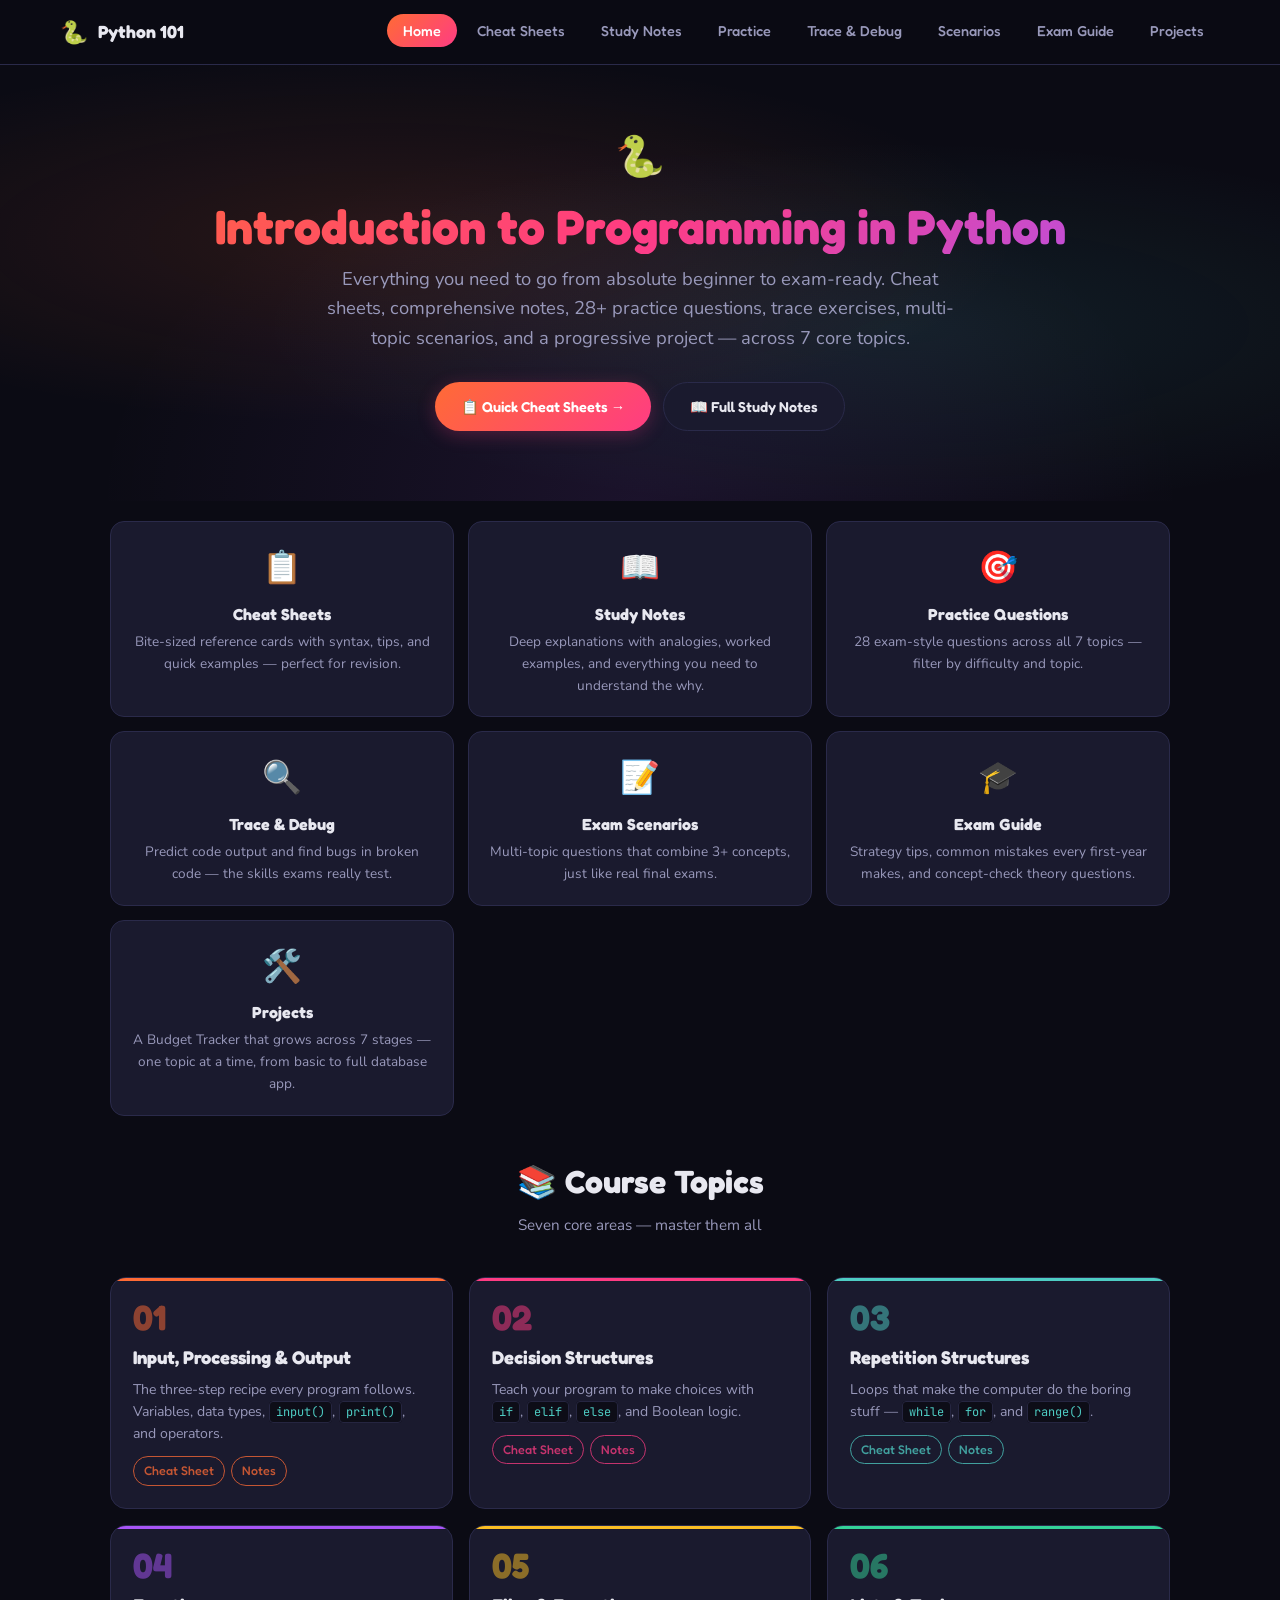
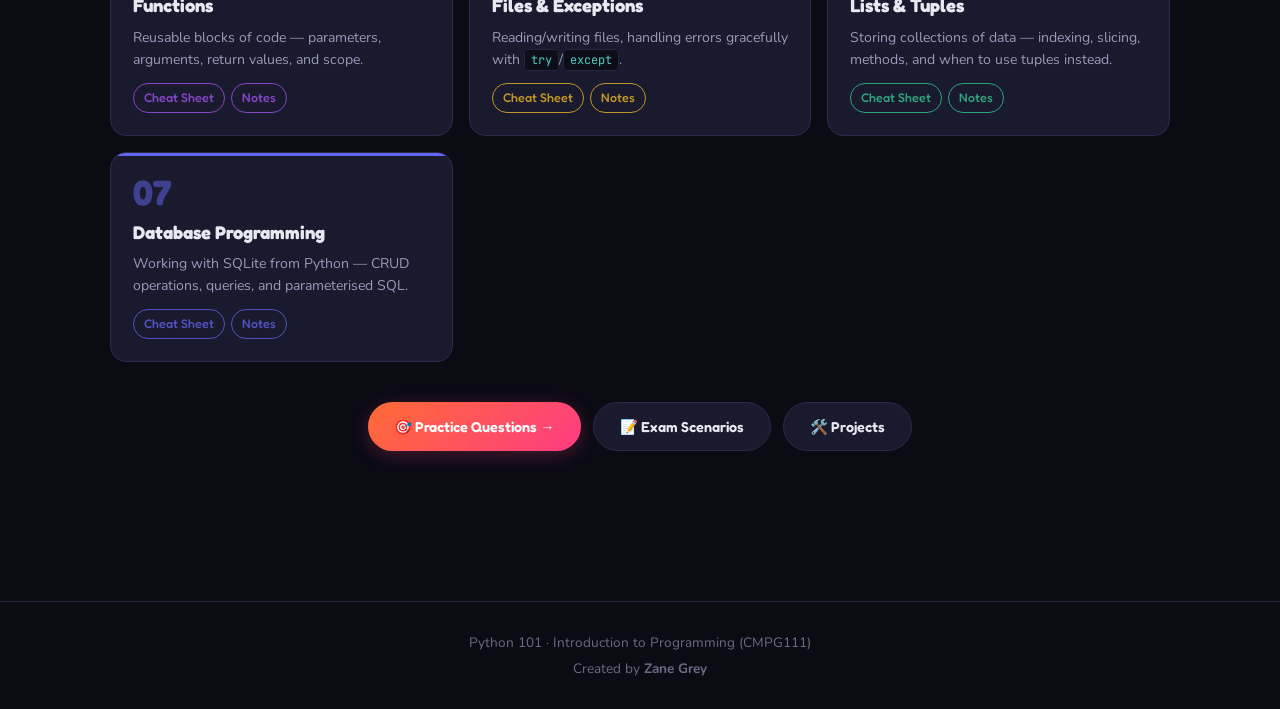
<file: index.html>
<!DOCTYPE html>
<html lang="en">
<head>
<meta charset="UTF-8">
<meta name="viewport" content="width=device-width, initial-scale=1.0">
<title>Python Course — Introduction to Programming</title>
<link href="https://fonts.googleapis.com/css2?family=Fredoka:wght@400;500;600;700&family=JetBrains+Mono:wght@400;500;600&family=Nunito:wght@400;600;700;800&display=swap" rel="stylesheet">
<link rel="stylesheet" href="styles.css">
</head>
<body>

<!-- ═══════════════════ NAV ═══════════════════ -->
<nav class="topnav">
  <div class="topnav-inner">
    <a href="index.html" class="brand">
      <span class="brand-icon">🐍</span>
      <span>Python 101</span>
    </a>
    <button class="menu-toggle" id="menu-toggle" aria-label="Toggle menu">☰</button>
    <ul class="nav-links" id="nav-links">
      <li><a href="index.html" class="active">Home</a></li>
      <li><a href="cheatsheets.html">Cheat Sheets</a></li>
      <li><a href="notes.html">Study Notes</a></li>
      <li><a href="practice.html">Practice</a></li>
      <li><a href="trace.html">Trace &amp; Debug</a></li>
      <li><a href="scenarios.html">Scenarios</a></li>
      <li><a href="guide.html">Exam Guide</a></li>
      <li><a href="projects.html">Projects</a></li>
    </ul>
  </div>
</nav>

<!-- ═══════════════════ HERO ═══════════════════ -->
<section class="hero">
  <div class="hero-icon">🐍</div>
  <h1>Introduction to Programming in Python</h1>
  <p class="subtitle">Everything you need to go from absolute beginner to exam-ready. Cheat sheets, comprehensive notes, 28+ practice questions, trace exercises, multi-topic scenarios, and a progressive project — across 7 core topics.</p>
  <div class="cta-row">
    <a href="cheatsheets.html" class="btn btn-primary">📋 Quick Cheat Sheets →</a>
    <a href="notes.html" class="btn btn-secondary">📖 Full Study Notes</a>
  </div>
</section>

<!-- ═══════════════════ FEATURES ═══════════════════ -->
<main class="container">

  <div class="feature-grid">
    <div class="feature">
      <div class="feature-icon">📋</div>
      <h4>Cheat Sheets</h4>
      <p>Bite-sized reference cards with syntax, tips, and quick examples — perfect for revision.</p>
    </div>
    <div class="feature">
      <div class="feature-icon">📖</div>
      <h4>Study Notes</h4>
      <p>Deep explanations with analogies, worked examples, and everything you need to understand the why.</p>
    </div>
    <div class="feature">
      <div class="feature-icon">🎯</div>
      <h4>Practice Questions</h4>
      <p>28 exam-style questions across all 7 topics — filter by difficulty and topic.</p>
    </div>
    <div class="feature">
      <div class="feature-icon">🔍</div>
      <h4>Trace &amp; Debug</h4>
      <p>Predict code output and find bugs in broken code — the skills exams really test.</p>
    </div>
    <div class="feature">
      <div class="feature-icon">📝</div>
      <h4>Exam Scenarios</h4>
      <p>Multi-topic questions that combine 3+ concepts, just like real final exams.</p>
    </div>
    <div class="feature">
      <div class="feature-icon">🎓</div>
      <h4>Exam Guide</h4>
      <p>Strategy tips, common mistakes every first-year makes, and concept-check theory questions.</p>
    </div>
    <div class="feature">
      <div class="feature-icon">🛠️</div>
      <h4>Projects</h4>
      <p>A Budget Tracker that grows across 7 stages — one topic at a time, from basic to full database app.</p>
    </div>
  </div>

  <!-- ═══════════════════ TOPIC CARDS ═══════════════════ -->
  <div class="page-header">
    <h2>📚 Course Topics</h2>
    <p class="tagline">Seven core areas — master them all</p>
  </div>

  <div class="topic-cards">

    <div class="topic-card" style="--topic-color: var(--c-io);">
      <div class="num">01</div>
      <h3>Input, Processing &amp; Output</h3>
      <p>The three-step recipe every program follows. Variables, data types, <code>input()</code>, <code>print()</code>, and operators.</p>
      <div class="links">
        <a href="cheatsheets.html#topic-1">Cheat Sheet</a>
        <a href="notes.html#topic-1">Notes</a>
      </div>
    </div>

    <div class="topic-card" style="--topic-color: var(--c-decision);">
      <div class="num">02</div>
      <h3>Decision Structures</h3>
      <p>Teach your program to make choices with <code>if</code>, <code>elif</code>, <code>else</code>, and Boolean logic.</p>
      <div class="links">
        <a href="cheatsheets.html#topic-2">Cheat Sheet</a>
        <a href="notes.html#topic-2">Notes</a>
      </div>
    </div>

    <div class="topic-card" style="--topic-color: var(--c-loop);">
      <div class="num">03</div>
      <h3>Repetition Structures</h3>
      <p>Loops that make the computer do the boring stuff — <code>while</code>, <code>for</code>, and <code>range()</code>.</p>
      <div class="links">
        <a href="cheatsheets.html#topic-3">Cheat Sheet</a>
        <a href="notes.html#topic-3">Notes</a>
      </div>
    </div>

    <div class="topic-card" style="--topic-color: var(--c-function);">
      <div class="num">04</div>
      <h3>Functions</h3>
      <p>Reusable blocks of code — parameters, arguments, return values, and scope.</p>
      <div class="links">
        <a href="cheatsheets.html#topic-4">Cheat Sheet</a>
        <a href="notes.html#topic-4">Notes</a>
      </div>
    </div>

    <div class="topic-card" style="--topic-color: var(--c-file);">
      <div class="num">05</div>
      <h3>Files &amp; Exceptions</h3>
      <p>Reading/writing files, handling errors gracefully with <code>try</code>/<code>except</code>.</p>
      <div class="links">
        <a href="cheatsheets.html#topic-5">Cheat Sheet</a>
        <a href="notes.html#topic-5">Notes</a>
      </div>
    </div>

    <div class="topic-card" style="--topic-color: var(--c-list);">
      <div class="num">06</div>
      <h3>Lists &amp; Tuples</h3>
      <p>Storing collections of data — indexing, slicing, methods, and when to use tuples instead.</p>
      <div class="links">
        <a href="cheatsheets.html#topic-6">Cheat Sheet</a>
        <a href="notes.html#topic-6">Notes</a>
      </div>
    </div>

    <div class="topic-card" style="--topic-color: var(--c-db);">
      <div class="num">07</div>
      <h3>Database Programming</h3>
      <p>Working with SQLite from Python — CRUD operations, queries, and parameterised SQL.</p>
      <div class="links">
        <a href="cheatsheets.html#topic-7">Cheat Sheet</a>
        <a href="notes.html#topic-7">Notes</a>
      </div>
    </div>

  </div>

  <div class="cta-row">
    <a href="practice.html" class="btn btn-primary">🎯 Practice Questions →</a>
    <a href="scenarios.html" class="btn btn-secondary">📝 Exam Scenarios</a>
    <a href="projects.html" class="btn btn-secondary">🛠️ Projects</a>
  </div>

</main>

<footer>
  <p>Python 101 · Introduction to Programming (CMPG111)</p>
  <p style="margin-top:4px;">Created by <strong>Zane Grey</strong></p>
</footer>

<script src="script.js"></script>
</body>
</html>
</file>
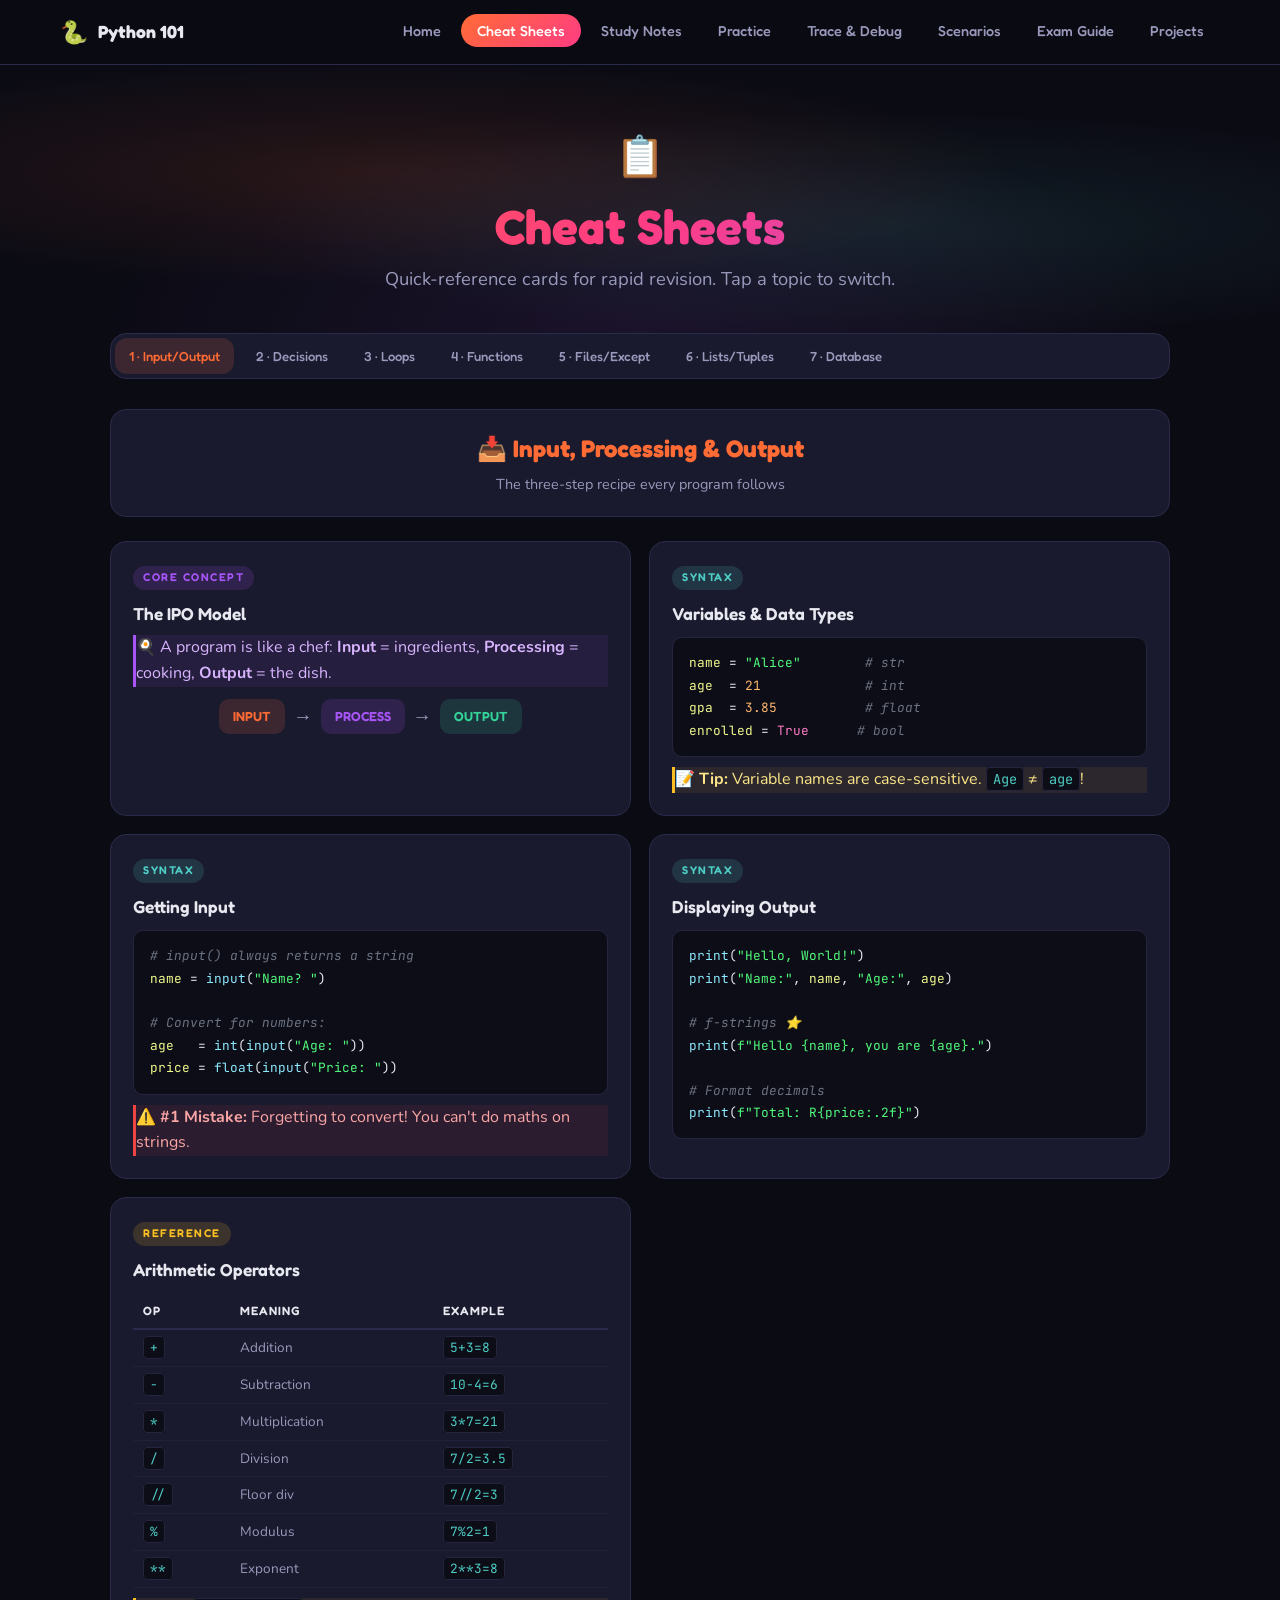
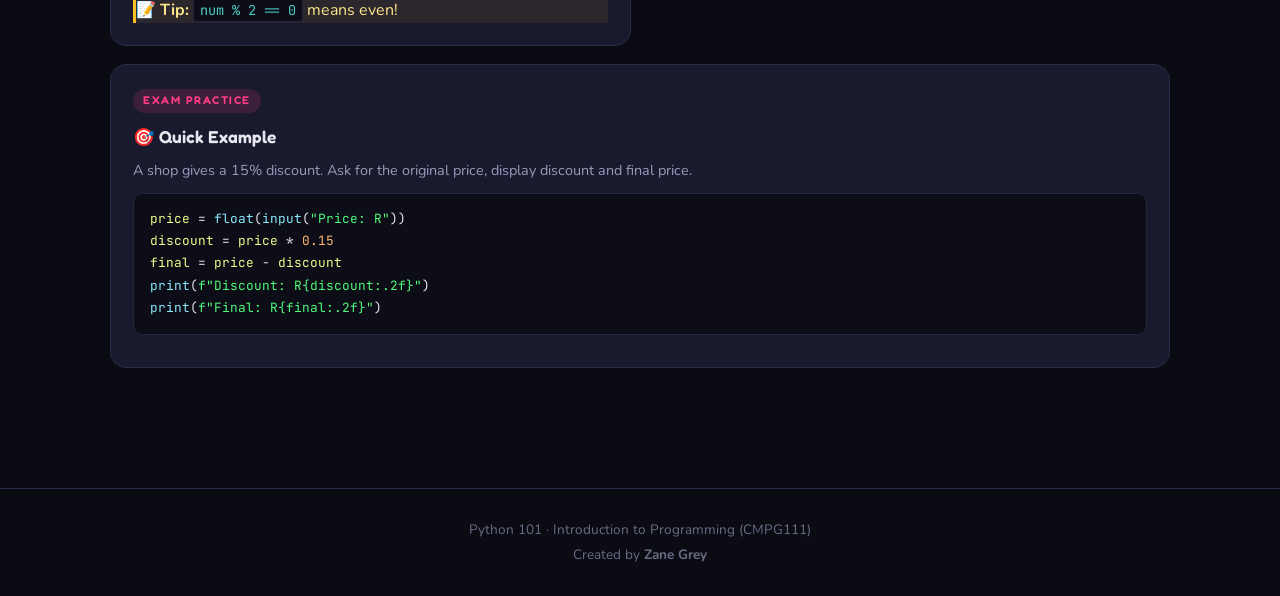
<file: cheatsheets.html>
<!DOCTYPE html>
<html lang="en">
<head>
<meta charset="UTF-8">
<meta name="viewport" content="width=device-width, initial-scale=1.0">
<title>Cheat Sheets — Python 101</title>
<link href="https://fonts.googleapis.com/css2?family=Fredoka:wght@400;500;600;700&family=JetBrains+Mono:wght@400;500;600&family=Nunito:wght@400;600;700;800&display=swap" rel="stylesheet">
<link rel="stylesheet" href="styles.css">
</head>
<body>

<nav class="topnav">
  <div class="topnav-inner">
    <a href="index.html" class="brand"><span class="brand-icon">🐍</span><span>Python 101</span></a>
    <button class="menu-toggle" id="menu-toggle" aria-label="Toggle menu">☰</button>
    <ul class="nav-links" id="nav-links">
      <li><a href="index.html">Home</a></li>
      <li><a href="cheatsheets.html" class="active">Cheat Sheets</a></li>
      <li><a href="notes.html">Study Notes</a></li>
      <li><a href="practice.html">Practice</a></li>
      <li><a href="trace.html">Trace &amp; Debug</a></li>
      <li><a href="scenarios.html">Scenarios</a></li>
      <li><a href="guide.html">Exam Guide</a></li>
      <li><a href="projects.html">Projects</a></li>
    </ul>
  </div>
</nav>

<section class="hero">
  <div class="hero-icon">📋</div>
  <h1>Cheat Sheets</h1>
  <p class="subtitle">Quick-reference cards for rapid revision. Tap a topic to switch.</p>
</section>

<main class="container">

  <!-- TOPIC TABS -->
  <div class="topic-tabs" role="tablist">
    <button class="topic-tab" data-topic="1" data-active="true">1 · Input/Output</button>
    <button class="topic-tab" data-topic="2">2 · Decisions</button>
    <button class="topic-tab" data-topic="3">3 · Loops</button>
    <button class="topic-tab" data-topic="4">4 · Functions</button>
    <button class="topic-tab" data-topic="5">5 · Files/Except</button>
    <button class="topic-tab" data-topic="6">6 · Lists/Tuples</button>
    <button class="topic-tab" data-topic="7">7 · Database</button>
  </div>

  <!-- ═══════════════════ TOPIC 1 ═══════════════════ -->
  <div class="topic-panel active" id="topic-1">
    <div class="topic-header">
      <h3 style="color:var(--c-io);">📥 Input, Processing &amp; Output</h3>
      <p>The three-step recipe every program follows</p>
    </div>

    <div class="grid">

      <div class="card">
        <span class="card-label label-concept">Core Concept</span>
        <h4>The IPO Model</h4>
        <div class="analogy">🍳 A program is like a chef: <strong>Input</strong> = ingredients, <strong>Processing</strong> = cooking, <strong>Output</strong> = the dish.</div>
        <div class="flow-diagram">
          <span class="flow-box" style="background:rgba(255,107,53,0.15);color:var(--c-io);">INPUT</span>
          <span class="flow-arrow">→</span>
          <span class="flow-box" style="background:rgba(168,85,247,0.15);color:var(--c-function);">PROCESS</span>
          <span class="flow-arrow">→</span>
          <span class="flow-box" style="background:rgba(52,211,153,0.15);color:var(--c-list);">OUTPUT</span>
        </div>
      </div>

      <div class="card">
        <span class="card-label label-syntax">Syntax</span>
        <h4>Variables &amp; Data Types</h4>
<pre><span class="bi">name</span> = <span class="st">"Alice"</span>        <span class="cm"># str</span>
<span class="bi">age</span>  = <span class="nb">21</span>             <span class="cm"># int</span>
<span class="bi">gpa</span>  = <span class="nb">3.85</span>           <span class="cm"># float</span>
<span class="bi">enrolled</span> = <span class="kw">True</span>      <span class="cm"># bool</span></pre>
        <div class="tip-box"><strong>📝 Tip:</strong> Variable names are case-sensitive. <code>Age</code> ≠ <code>age</code>!</div>
      </div>

      <div class="card">
        <span class="card-label label-syntax">Syntax</span>
        <h4>Getting Input</h4>
<pre><span class="cm"># input() always returns a string</span>
<span class="bi">name</span> = <span class="fn">input</span>(<span class="st">"Name? "</span>)

<span class="cm"># Convert for numbers:</span>
<span class="bi">age</span>   = <span class="fn">int</span>(<span class="fn">input</span>(<span class="st">"Age: "</span>))
<span class="bi">price</span> = <span class="fn">float</span>(<span class="fn">input</span>(<span class="st">"Price: "</span>))</pre>
        <div class="warning-box"><strong>⚠️ #1 Mistake:</strong> Forgetting to convert! You can't do maths on strings.</div>
      </div>

      <div class="card">
        <span class="card-label label-syntax">Syntax</span>
        <h4>Displaying Output</h4>
<pre><span class="fn">print</span>(<span class="st">"Hello, World!"</span>)
<span class="fn">print</span>(<span class="st">"Name:"</span>, <span class="bi">name</span>, <span class="st">"Age:"</span>, <span class="bi">age</span>)

<span class="cm"># f-strings ⭐</span>
<span class="fn">print</span>(<span class="st">f"Hello {name}, you are {age}."</span>)

<span class="cm"># Format decimals</span>
<span class="fn">print</span>(<span class="st">f"Total: R{price:.2f}"</span>)</pre>
      </div>

      <div class="card">
        <span class="card-label label-tip">Reference</span>
        <h4>Arithmetic Operators</h4>
        <table class="mini-table">
          <tr><th>Op</th><th>Meaning</th><th>Example</th></tr>
          <tr><td><code>+</code></td><td>Addition</td><td><code>5+3=8</code></td></tr>
          <tr><td><code>-</code></td><td>Subtraction</td><td><code>10-4=6</code></td></tr>
          <tr><td><code>*</code></td><td>Multiplication</td><td><code>3*7=21</code></td></tr>
          <tr><td><code>/</code></td><td>Division</td><td><code>7/2=3.5</code></td></tr>
          <tr><td><code>//</code></td><td>Floor div</td><td><code>7//2=3</code></td></tr>
          <tr><td><code>%</code></td><td>Modulus</td><td><code>7%2=1</code></td></tr>
          <tr><td><code>**</code></td><td>Exponent</td><td><code>2**3=8</code></td></tr>
        </table>
        <div class="tip-box"><strong>📝 Tip:</strong> <code>num % 2 == 0</code> means even!</div>
      </div>

      <div class="card span-2">
        <span class="card-label label-exam">Exam Practice</span>
        <h4>🎯 Quick Example</h4>
        <p>A shop gives a 15% discount. Ask for the original price, display discount and final price.</p>
<pre><span class="bi">price</span> = <span class="fn">float</span>(<span class="fn">input</span>(<span class="st">"Price: R"</span>))
<span class="bi">discount</span> = <span class="bi">price</span> * <span class="nb">0.15</span>
<span class="bi">final</span> = <span class="bi">price</span> - <span class="bi">discount</span>
<span class="fn">print</span>(<span class="st">f"Discount: R{discount:.2f}"</span>)
<span class="fn">print</span>(<span class="st">f"Final: R{final:.2f}"</span>)</pre>
      </div>

    </div>
  </div>

  <!-- ═══════════════════ TOPIC 2 ═══════════════════ -->
  <div class="topic-panel" id="topic-2">
    <div class="topic-header">
      <h3 style="color:var(--c-decision);">🔀 Decision Structures &amp; Boolean Logic</h3>
      <p>Teaching your program to make choices</p>
    </div>

    <div class="grid">

      <div class="card">
        <span class="card-label label-concept">Core Concept</span>
        <h4>What Is a Decision?</h4>
        <div class="analogy">🚦 A decision is like a traffic light: check a <strong>condition</strong>, take different <strong>paths</strong> based on True/False.</div>
      </div>

      <div class="card">
        <span class="card-label label-tip">Reference</span>
        <h4>Comparison Operators</h4>
        <table class="mini-table">
          <tr><th>Op</th><th>Meaning</th><th>Example</th></tr>
          <tr><td><code>==</code></td><td>Equal</td><td><code>5==5 → True</code></td></tr>
          <tr><td><code>!=</code></td><td>Not equal</td><td><code>5!=3 → True</code></td></tr>
          <tr><td><code>&gt;</code></td><td>Greater</td><td><code>7&gt;3 → True</code></td></tr>
          <tr><td><code>&lt;</code></td><td>Less</td><td><code>2&lt;9 → True</code></td></tr>
          <tr><td><code>&gt;=</code></td><td>≥</td><td><code>5&gt;=5 → True</code></td></tr>
          <tr><td><code>&lt;=</code></td><td>≤</td><td><code>3&lt;=4 → True</code></td></tr>
        </table>
        <div class="warning-box"><strong>⚠️ #1 Exam Mistake:</strong> <code>=</code> is assignment. <code>==</code> is comparison!</div>
      </div>

      <div class="card">
        <span class="card-label label-syntax">Syntax</span>
        <h4>if / elif / else</h4>
<pre><span class="kw">if</span> <span class="bi">age</span> &gt;= <span class="nb">18</span>:
    <span class="fn">print</span>(<span class="st">"Can vote"</span>)
<span class="kw">elif</span> <span class="bi">age</span> &gt;= <span class="nb">16</span>:
    <span class="fn">print</span>(<span class="st">"Almost"</span>)
<span class="kw">else</span>:
    <span class="fn">print</span>(<span class="st">"Too young"</span>)</pre>
        <div class="tip-box"><strong>📝 Tip:</strong> Indentation (4 spaces) defines what's inside each block.</div>
      </div>

      <div class="card">
        <span class="card-label label-concept">Logic</span>
        <h4>Boolean Operators</h4>
<pre><span class="cm"># and → BOTH true</span>
<span class="kw">if</span> <span class="bi">age</span> &gt;= <span class="nb">18</span> <span class="kw">and</span> <span class="bi">has_id</span>:
    <span class="fn">print</span>(<span class="st">"Entry allowed"</span>)

<span class="cm"># or → at least ONE true</span>
<span class="kw">if</span> <span class="bi">day</span> == <span class="st">"Sat"</span> <span class="kw">or</span> <span class="bi">day</span> == <span class="st">"Sun"</span>:
    <span class="fn">print</span>(<span class="st">"Weekend!"</span>)

<span class="cm"># not → flip True↔False</span>
<span class="kw">if</span> <span class="kw">not</span> <span class="bi">raining</span>:
    <span class="fn">print</span>(<span class="st">"Go outside"</span>)</pre>
      </div>

      <div class="card">
        <span class="card-label label-tip">Reference</span>
        <h4>Truth Table</h4>
        <table class="mini-table">
          <tr><th>A</th><th>B</th><th>A and B</th><th>A or B</th></tr>
          <tr><td>T</td><td>T</td><td style="color:var(--easy);">T</td><td style="color:var(--easy);">T</td></tr>
          <tr><td>T</td><td>F</td><td style="color:var(--hard);">F</td><td style="color:var(--easy);">T</td></tr>
          <tr><td>F</td><td>T</td><td style="color:var(--hard);">F</td><td style="color:var(--easy);">T</td></tr>
          <tr><td>F</td><td>F</td><td style="color:var(--hard);">F</td><td style="color:var(--hard);">F</td></tr>
        </table>
      </div>

      <div class="card span-2">
        <span class="card-label label-exam">Exam Practice</span>
        <h4>🎯 Cinema Pricing</h4>
        <p>Children (&lt;12) = R45, Teens (12–17) = R65, Adults (18+) = R95. Seniors (60+) get R20 off.</p>
<pre><span class="bi">age</span> = <span class="fn">int</span>(<span class="fn">input</span>(<span class="st">"Age: "</span>))
<span class="kw">if</span> <span class="bi">age</span> &lt; <span class="nb">12</span>:
    <span class="bi">price</span> = <span class="nb">45</span>
<span class="kw">elif</span> <span class="bi">age</span> &lt;= <span class="nb">17</span>:
    <span class="bi">price</span> = <span class="nb">65</span>
<span class="kw">elif</span> <span class="bi">age</span> &gt;= <span class="nb">60</span>:
    <span class="bi">price</span> = <span class="nb">75</span>  <span class="cm"># 95 - 20</span>
<span class="kw">else</span>:
    <span class="bi">price</span> = <span class="nb">95</span>
<span class="fn">print</span>(<span class="st">f"Ticket: R{price}"</span>)</pre>
      </div>

    </div>
  </div>

  <!-- ═══════════════════ TOPIC 3 ═══════════════════ -->
  <div class="topic-panel" id="topic-3">
    <div class="topic-header">
      <h3 style="color:var(--c-loop);">🔄 Repetition Structures</h3>
      <p>Making the computer do the boring stuff over and over</p>
    </div>

    <div class="grid">

      <div class="card">
        <span class="card-label label-concept">Core Concept</span>
        <h4>Why Loops?</h4>
        <div class="analogy">🏋️ Doing 100 push-ups: don't write 100 instructions. Say "do a push-up" and repeat 100 times.</div>
        <ul>
          <li><strong><code>while</code></strong> — repeats while condition is True</li>
          <li><strong><code>for</code></strong> — repeats a fixed number of times</li>
        </ul>
      </div>

      <div class="card">
        <span class="card-label label-syntax">Syntax</span>
        <h4>while Loop</h4>
<pre><span class="bi">count</span> = <span class="nb">1</span>
<span class="kw">while</span> <span class="bi">count</span> &lt;= <span class="nb">5</span>:
    <span class="fn">print</span>(<span class="st">f"Count: {count}"</span>)
    <span class="bi">count</span> += <span class="nb">1</span>  <span class="cm"># essential!</span></pre>
        <div class="warning-box"><strong>⚠️ Infinite Loop Alert:</strong> Forget to update the counter and it runs forever!</div>
      </div>

      <div class="card">
        <span class="card-label label-syntax">Syntax</span>
        <h4>for Loop &amp; range()</h4>
<pre><span class="kw">for</span> <span class="bi">i</span> <span class="kw">in</span> <span class="fn">range</span>(<span class="nb">5</span>):
    <span class="fn">print</span>(<span class="bi">i</span>)        <span class="cm"># 0,1,2,3,4</span>

<span class="kw">for</span> <span class="bi">i</span> <span class="kw">in</span> <span class="fn">range</span>(<span class="nb">1</span>, <span class="nb">6</span>):
    <span class="fn">print</span>(<span class="bi">i</span>)        <span class="cm"># 1,2,3,4,5</span>

<span class="kw">for</span> <span class="bi">i</span> <span class="kw">in</span> <span class="fn">range</span>(<span class="nb">0</span>, <span class="nb">10</span>, <span class="nb">2</span>):
    <span class="fn">print</span>(<span class="bi">i</span>)        <span class="cm"># 0,2,4,6,8</span></pre>
        <div class="tip-box"><strong>📝 Tip:</strong> <code>range()</code> never includes the stop value!</div>
      </div>

      <div class="card">
        <span class="card-label label-concept">Pattern</span>
        <h4>Accumulator &amp; Counter</h4>
<pre><span class="cm"># Running total</span>
<span class="bi">total</span> = <span class="nb">0</span>
<span class="kw">for</span> <span class="bi">i</span> <span class="kw">in</span> <span class="fn">range</span>(<span class="nb">5</span>):
    <span class="bi">num</span> = <span class="fn">int</span>(<span class="fn">input</span>(<span class="st">"Number: "</span>))
    <span class="bi">total</span> += <span class="bi">num</span>

<span class="cm"># Counting matches</span>
<span class="bi">passes</span> = <span class="nb">0</span>
<span class="kw">for</span> <span class="bi">i</span> <span class="kw">in</span> <span class="fn">range</span>(<span class="nb">10</span>):
    <span class="bi">mark</span> = <span class="fn">int</span>(<span class="fn">input</span>(<span class="st">"Mark: "</span>))
    <span class="kw">if</span> <span class="bi">mark</span> &gt;= <span class="nb">50</span>:
        <span class="bi">passes</span> += <span class="nb">1</span></pre>
      </div>

      <div class="card">
        <span class="card-label label-syntax">Syntax</span>
        <h4>Sentinel Loop</h4>
<pre><span class="bi">total</span> = <span class="nb">0</span>
<span class="bi">num</span> = <span class="fn">int</span>(<span class="fn">input</span>(<span class="st">"Num (-1 to quit): "</span>))
<span class="kw">while</span> <span class="bi">num</span> != -<span class="nb">1</span>:
    <span class="bi">total</span> += <span class="bi">num</span>
    <span class="bi">num</span> = <span class="fn">int</span>(<span class="fn">input</span>(<span class="st">"Num (-1 to quit): "</span>))
<span class="fn">print</span>(<span class="st">f"Total: {total}"</span>)</pre>
        <div class="key-box"><strong>🔑 Pattern:</strong> <code>input()</code> appears TWICE (priming read + inside loop).</div>
      </div>

      <div class="card span-2">
        <span class="card-label label-exam">Exam Practice</span>
        <h4>🎯 Class Marks</h4>
        <p>Enter marks for 10 students. Display average AND how many scored above 75.</p>
<pre><span class="bi">total</span> = <span class="nb">0</span>
<span class="bi">above_75</span> = <span class="nb">0</span>
<span class="kw">for</span> <span class="bi">i</span> <span class="kw">in</span> <span class="fn">range</span>(<span class="nb">10</span>):
    <span class="bi">mark</span> = <span class="fn">float</span>(<span class="fn">input</span>(<span class="st">f"Student {i+1}: "</span>))
    <span class="bi">total</span> += <span class="bi">mark</span>
    <span class="kw">if</span> <span class="bi">mark</span> &gt; <span class="nb">75</span>:
        <span class="bi">above_75</span> += <span class="nb">1</span>
<span class="fn">print</span>(<span class="st">f"Average: {total/10:.1f}"</span>)
<span class="fn">print</span>(<span class="st">f"Above 75: {above_75}"</span>)</pre>
      </div>

    </div>
  </div>

  <!-- ═══════════════════ TOPIC 4 ═══════════════════ -->
  <div class="topic-panel" id="topic-4">
    <div class="topic-header">
      <h3 style="color:var(--c-function);">🧩 Functions</h3>
      <p>Write once, use anywhere — your reusable code blocks</p>
    </div>

    <div class="grid">

      <div class="card">
        <span class="card-label label-concept">Core Concept</span>
        <h4>What Is a Function?</h4>
        <div class="analogy">🧃 A juice machine: fruit in (arguments), squeeze (processing), juice out (return value). Same machine, used many times.</div>
      </div>

      <div class="card">
        <span class="card-label label-syntax">Syntax</span>
        <h4>Define &amp; Call</h4>
<pre><span class="cm"># Define (the recipe)</span>
<span class="kw">def</span> <span class="fn">greet</span>(<span class="bi">name</span>):
    <span class="fn">print</span>(<span class="st">f"Hello, {name}!"</span>)

<span class="cm"># Call (use the recipe)</span>
<span class="fn">greet</span>(<span class="st">"Alice"</span>)
<span class="fn">greet</span>(<span class="st">"Bob"</span>)</pre>
        <div class="flow-diagram">
          <span class="flow-box" style="background:rgba(255,107,53,0.15);color:var(--c-io);">def = DEFINE</span>
          <span class="flow-arrow">→</span>
          <span class="flow-box" style="background:rgba(52,211,153,0.15);color:var(--c-list);">return = OUTPUT</span>
        </div>
      </div>

      <div class="card">
        <span class="card-label label-syntax">Syntax</span>
        <h4>Parameters vs Arguments</h4>
<pre><span class="kw">def</span> <span class="fn">add</span>(<span class="bi">a</span>, <span class="bi">b</span>):    <span class="cm"># a,b = PARAMETERS</span>
    <span class="kw">return</span> <span class="bi">a</span> + <span class="bi">b</span>

<span class="bi">result</span> = <span class="fn">add</span>(<span class="nb">3</span>, <span class="nb">7</span>)  <span class="cm"># 3,7 = ARGUMENTS</span>
<span class="fn">print</span>(<span class="bi">result</span>)       <span class="cm"># 10</span></pre>
        <div class="tip-box"><strong>📝 Memory Trick:</strong> <strong>P</strong>arameter = <strong>P</strong>laceholder, <strong>A</strong>rgument = <strong>A</strong>ctual value.</div>
      </div>

      <div class="card">
        <span class="card-label label-concept">Logic</span>
        <h4>return vs print</h4>
<pre><span class="cm"># ❌ Shows, doesn't give back</span>
<span class="kw">def</span> <span class="fn">area_bad</span>(<span class="bi">r</span>):
    <span class="fn">print</span>(<span class="nb">3.14</span> * <span class="bi">r</span> ** <span class="nb">2</span>)

<span class="cm"># ✅ Gives value for reuse</span>
<span class="kw">def</span> <span class="fn">area</span>(<span class="bi">r</span>):
    <span class="kw">return</span> <span class="nb">3.14</span> * <span class="bi">r</span> ** <span class="nb">2</span>

<span class="bi">a</span> = <span class="fn">area</span>(<span class="nb">5</span>)       <span class="cm"># store</span>
<span class="bi">d</span> = <span class="fn">area</span>(<span class="nb">5</span>) * <span class="nb">2</span>   <span class="cm"># use in math</span></pre>
        <div class="warning-box"><strong>⚠️ Key:</strong> Question says "calculate/return" → use <code>return</code>. Says "display" → use <code>print()</code>.</div>
      </div>

      <div class="card">
        <span class="card-label label-concept">Logic</span>
        <h4>Variable Scope</h4>
<pre><span class="kw">def</span> <span class="fn">my_fn</span>():
    <span class="bi">secret</span> = <span class="nb">42</span>    <span class="cm"># LOCAL</span>
    <span class="fn">print</span>(<span class="bi">secret</span>)   <span class="cm"># ✅ works</span>

<span class="fn">my_fn</span>()
<span class="fn">print</span>(<span class="bi">secret</span>)       <span class="cm"># ❌ ERROR!</span></pre>
        <div class="analogy">🏠 Local = items inside a house. They don't exist on the street (main program).</div>
      </div>

      <div class="card span-2">
        <span class="card-label label-exam">Exam Practice</span>
        <h4>🎯 BMI Calculator</h4>
        <p>Function <code>calculate_bmi(weight, height)</code> returns BMI. Main program displays category.</p>
<pre><span class="kw">def</span> <span class="fn">calculate_bmi</span>(<span class="bi">weight</span>, <span class="bi">height</span>):
    <span class="kw">return</span> <span class="bi">weight</span> / (<span class="bi">height</span> ** <span class="nb">2</span>)

<span class="bi">w</span> = <span class="fn">float</span>(<span class="fn">input</span>(<span class="st">"Weight (kg): "</span>))
<span class="bi">h</span> = <span class="fn">float</span>(<span class="fn">input</span>(<span class="st">"Height (m): "</span>))
<span class="bi">bmi</span> = <span class="fn">calculate_bmi</span>(<span class="bi">w</span>, <span class="bi">h</span>)

<span class="kw">if</span> <span class="bi">bmi</span> &lt; <span class="nb">18.5</span>:   <span class="fn">print</span>(<span class="st">"Underweight"</span>)
<span class="kw">elif</span> <span class="bi">bmi</span> &lt;= <span class="nb">24.9</span>: <span class="fn">print</span>(<span class="st">"Normal"</span>)
<span class="kw">else</span>:               <span class="fn">print</span>(<span class="st">"Overweight"</span>)</pre>
      </div>

    </div>
  </div>

  <!-- ═══════════════════ TOPIC 5: FILES & EXCEPTIONS ═══════════════════ -->
  <div class="topic-panel" id="topic-5">
    <div class="topic-header">
      <h3 style="color:var(--c-file);">📁 Files &amp; Exceptions</h3>
      <p>Reading/writing files and handling errors gracefully</p>
    </div>

    <div class="grid">

      <div class="card">
        <span class="card-label label-concept">Core Concept</span>
        <h4>Why Files?</h4>
        <div class="analogy">💾 Variables vanish when the program ends. Files are like a filing cabinet — your data stays even after you close the program.</div>
        <p>Files let you save data permanently: scores, settings, records, logs — anything that should survive between runs.</p>
      </div>

      <div class="card">
        <span class="card-label label-syntax">Syntax</span>
        <h4>Writing to a File</h4>
<pre><span class="cm"># Open, write, close</span>
<span class="bi">file</span> = <span class="fn">open</span>(<span class="st">"notes.txt"</span>, <span class="st">"w"</span>)
<span class="bi">file</span>.<span class="fn">write</span>(<span class="st">"Hello!\n"</span>)
<span class="bi">file</span>.<span class="fn">write</span>(<span class="st">"Line 2\n"</span>)
<span class="bi">file</span>.<span class="fn">close</span>()

<span class="cm"># Better — with statement (auto-closes)</span>
<span class="kw">with</span> <span class="fn">open</span>(<span class="st">"notes.txt"</span>, <span class="st">"w"</span>) <span class="kw">as</span> <span class="bi">f</span>:
    <span class="bi">f</span>.<span class="fn">write</span>(<span class="st">"Hello!\n"</span>)</pre>
      </div>

      <div class="card">
        <span class="card-label label-syntax">Syntax</span>
        <h4>Reading from a File</h4>
<pre><span class="cm"># Read entire file</span>
<span class="kw">with</span> <span class="fn">open</span>(<span class="st">"notes.txt"</span>, <span class="st">"r"</span>) <span class="kw">as</span> <span class="bi">f</span>:
    <span class="bi">content</span> = <span class="bi">f</span>.<span class="fn">read</span>()
<span class="fn">print</span>(<span class="bi">content</span>)

<span class="cm"># Read line by line</span>
<span class="kw">with</span> <span class="fn">open</span>(<span class="st">"notes.txt"</span>, <span class="st">"r"</span>) <span class="kw">as</span> <span class="bi">f</span>:
    <span class="kw">for</span> <span class="bi">line</span> <span class="kw">in</span> <span class="bi">f</span>:
        <span class="fn">print</span>(<span class="bi">line</span>.<span class="fn">strip</span>())</pre>
      </div>

      <div class="card">
        <span class="card-label label-tip">Reference</span>
        <h4>File Modes</h4>
        <table class="mini-table">
          <tr><th>Mode</th><th>Meaning</th><th>If file exists</th></tr>
          <tr><td><code>"r"</code></td><td>Read</td><td>Opens it</td></tr>
          <tr><td><code>"w"</code></td><td>Write</td><td>⚠️ Erases contents!</td></tr>
          <tr><td><code>"a"</code></td><td>Append</td><td>Adds to end</td></tr>
          <tr><td><code>"r+"</code></td><td>Read+Write</td><td>Opens it</td></tr>
        </table>
        <div class="warning-box"><strong>⚠️ Warning:</strong> <code>"w"</code> mode wipes the file! Use <code>"a"</code> to add to an existing file.</div>
      </div>

      <div class="card">
        <span class="card-label label-concept">Core Concept</span>
        <h4>What Is an Exception?</h4>
        <div class="analogy">💥 An exception is like a tripwire. When something goes wrong (bad input, missing file, divide by zero), Python raises an exception. Without a "safety net", your program crashes.</div>
      </div>

      <div class="card">
        <span class="card-label label-syntax">Syntax</span>
        <h4>try / except</h4>
<pre><span class="kw">try</span>:
    <span class="bi">age</span> = <span class="fn">int</span>(<span class="fn">input</span>(<span class="st">"Age: "</span>))
    <span class="fn">print</span>(<span class="st">f"You are {age}"</span>)
<span class="kw">except</span> <span class="fn">ValueError</span>:
    <span class="fn">print</span>(<span class="st">"Please enter a number!"</span>)

<span class="cm"># Multiple exceptions</span>
<span class="kw">try</span>:
    <span class="bi">num</span> = <span class="fn">int</span>(<span class="fn">input</span>(<span class="st">"Num: "</span>))
    <span class="bi">result</span> = <span class="nb">100</span> / <span class="bi">num</span>
<span class="kw">except</span> <span class="fn">ValueError</span>:
    <span class="fn">print</span>(<span class="st">"Not a number"</span>)
<span class="kw">except</span> <span class="fn">ZeroDivisionError</span>:
    <span class="fn">print</span>(<span class="st">"Cannot divide by zero"</span>)</pre>
      </div>

      <div class="card">
        <span class="card-label label-tip">Reference</span>
        <h4>Common Exceptions</h4>
        <table class="mini-table">
          <tr><th>Exception</th><th>Triggered by</th></tr>
          <tr><td><code>ValueError</code></td><td><code>int("abc")</code></td></tr>
          <tr><td><code>ZeroDivisionError</code></td><td><code>5 / 0</code></td></tr>
          <tr><td><code>FileNotFoundError</code></td><td>Opening missing file</td></tr>
          <tr><td><code>IndexError</code></td><td><code>list[99]</code> out of range</td></tr>
          <tr><td><code>KeyError</code></td><td>Missing dict key</td></tr>
          <tr><td><code>TypeError</code></td><td><code>"5" + 3</code></td></tr>
          <tr><td><code>NameError</code></td><td>Using undefined variable</td></tr>
        </table>
      </div>

      <div class="card">
        <span class="card-label label-syntax">Syntax</span>
        <h4>try / except / else / finally</h4>
<pre><span class="kw">try</span>:
    <span class="bi">f</span> = <span class="fn">open</span>(<span class="st">"data.txt"</span>, <span class="st">"r"</span>)
    <span class="bi">data</span> = <span class="bi">f</span>.<span class="fn">read</span>()
<span class="kw">except</span> <span class="fn">FileNotFoundError</span>:
    <span class="fn">print</span>(<span class="st">"File missing"</span>)
<span class="kw">else</span>:
    <span class="fn">print</span>(<span class="st">"Read OK"</span>)     <span class="cm"># if no error</span>
<span class="kw">finally</span>:
    <span class="fn">print</span>(<span class="st">"Done"</span>)        <span class="cm"># always runs</span></pre>
      </div>

      <div class="card span-2">
        <span class="card-label label-exam">Exam Practice</span>
        <h4>🎯 Safe Score Saver</h4>
        <p>Ask for player name and score. Save to a file. Handle invalid number input.</p>
<pre><span class="bi">name</span> = <span class="fn">input</span>(<span class="st">"Name: "</span>)
<span class="kw">try</span>:
    <span class="bi">score</span> = <span class="fn">int</span>(<span class="fn">input</span>(<span class="st">"Score: "</span>))
    <span class="kw">with</span> <span class="fn">open</span>(<span class="st">"scores.txt"</span>, <span class="st">"a"</span>) <span class="kw">as</span> <span class="bi">f</span>:
        <span class="bi">f</span>.<span class="fn">write</span>(<span class="st">f"{name},{score}\n"</span>)
    <span class="fn">print</span>(<span class="st">"Saved!"</span>)
<span class="kw">except</span> <span class="fn">ValueError</span>:
    <span class="fn">print</span>(<span class="st">"Score must be a number"</span>)</pre>
      </div>

    </div>
  </div>

  <!-- ═══════════════════ TOPIC 6: LISTS & TUPLES ═══════════════════ -->
  <div class="topic-panel" id="topic-6">
    <div class="topic-header">
      <h3 style="color:var(--c-list);">📋 Lists &amp; Tuples</h3>
      <p>Storing collections of data</p>
    </div>

    <div class="grid">

      <div class="card">
        <span class="card-label label-concept">Core Concept</span>
        <h4>What Is a List?</h4>
        <div class="analogy">🚃 A list is like a train — each carriage has a number (index) and holds something. You can add, remove, and rearrange carriages anytime.</div>
<pre><span class="bi">fruits</span> = [<span class="st">"apple"</span>, <span class="st">"banana"</span>, <span class="st">"cherry"</span>]
<span class="bi">scores</span> = [<span class="nb">85</span>, <span class="nb">92</span>, <span class="nb">78</span>, <span class="nb">90</span>]
<span class="bi">mixed</span>  = [<span class="st">"Alice"</span>, <span class="nb">21</span>, <span class="kw">True</span>]
<span class="bi">empty</span>  = []</pre>
      </div>

      <div class="card">
        <span class="card-label label-syntax">Syntax</span>
        <h4>Indexing &amp; Slicing</h4>
<pre><span class="bi">fruits</span> = [<span class="st">"apple"</span>, <span class="st">"banana"</span>, <span class="st">"cherry"</span>]

<span class="fn">print</span>(<span class="bi">fruits</span>[<span class="nb">0</span>])    <span class="cm"># apple (first)</span>
<span class="fn">print</span>(<span class="bi">fruits</span>[<span class="nb">2</span>])    <span class="cm"># cherry</span>
<span class="fn">print</span>(<span class="bi">fruits</span>[-<span class="nb">1</span>])   <span class="cm"># cherry (last)</span>

<span class="cm"># Slicing [start:stop]</span>
<span class="fn">print</span>(<span class="bi">fruits</span>[<span class="nb">0</span>:<span class="nb">2</span>])  <span class="cm"># ['apple','banana']
# Note: stop index NOT included</span></pre>
        <div class="tip-box"><strong>📝 Tip:</strong> Indexing starts at <code>0</code>, not 1. Negative indexes count from the end.</div>
      </div>

      <div class="card">
        <span class="card-label label-syntax">Syntax</span>
        <h4>Modifying Lists</h4>
<pre><span class="bi">scores</span> = [<span class="nb">85</span>, <span class="nb">92</span>, <span class="nb">78</span>]

<span class="bi">scores</span>[<span class="nb">0</span>] = <span class="nb">100</span>          <span class="cm"># change</span>
<span class="bi">scores</span>.<span class="fn">append</span>(<span class="nb">95</span>)         <span class="cm"># add to end</span>
<span class="bi">scores</span>.<span class="fn">insert</span>(<span class="nb">1</span>, <span class="nb">88</span>)      <span class="cm"># add at index</span>
<span class="bi">scores</span>.<span class="fn">remove</span>(<span class="nb">78</span>)         <span class="cm"># delete value</span>
<span class="bi">last</span> = <span class="bi">scores</span>.<span class="fn">pop</span>()       <span class="cm"># remove &amp; return last</span></pre>
      </div>

      <div class="card">
        <span class="card-label label-tip">Reference</span>
        <h4>Common List Methods</h4>
        <table class="mini-table">
          <tr><th>Method</th><th>What it does</th></tr>
          <tr><td><code>append(x)</code></td><td>Add x to end</td></tr>
          <tr><td><code>insert(i,x)</code></td><td>Add x at index i</td></tr>
          <tr><td><code>remove(x)</code></td><td>Remove first x</td></tr>
          <tr><td><code>pop()</code></td><td>Remove &amp; return last</td></tr>
          <tr><td><code>sort()</code></td><td>Sort in place</td></tr>
          <tr><td><code>reverse()</code></td><td>Reverse order</td></tr>
          <tr><td><code>index(x)</code></td><td>Find position of x</td></tr>
          <tr><td><code>count(x)</code></td><td>How many x in list</td></tr>
          <tr><td><code>len(list)</code></td><td>Number of items</td></tr>
          <tr><td><code>sum/min/max</code></td><td>Total / smallest / largest</td></tr>
        </table>
      </div>

      <div class="card">
        <span class="card-label label-syntax">Syntax</span>
        <h4>Looping Through Lists</h4>
<pre><span class="bi">fruits</span> = [<span class="st">"apple"</span>, <span class="st">"banana"</span>, <span class="st">"cherry"</span>]

<span class="cm"># Simple for loop</span>
<span class="kw">for</span> <span class="bi">fruit</span> <span class="kw">in</span> <span class="bi">fruits</span>:
    <span class="fn">print</span>(<span class="bi">fruit</span>)

<span class="cm"># With index using enumerate</span>
<span class="kw">for</span> <span class="bi">i</span>, <span class="bi">fruit</span> <span class="kw">in</span> <span class="fn">enumerate</span>(<span class="bi">fruits</span>):
    <span class="fn">print</span>(<span class="st">f"{i}: {fruit}"</span>)

<span class="cm"># Check membership</span>
<span class="kw">if</span> <span class="st">"apple"</span> <span class="kw">in</span> <span class="bi">fruits</span>:
    <span class="fn">print</span>(<span class="st">"Found it!"</span>)</pre>
      </div>

      <div class="card">
        <span class="card-label label-concept">Core Concept</span>
        <h4>Tuples — Like Lists, but Locked</h4>
<pre><span class="cm"># Tuple uses () instead of []</span>
<span class="bi">point</span> = (<span class="nb">10</span>, <span class="nb">20</span>)
<span class="bi">colors</span> = (<span class="st">"red"</span>, <span class="st">"green"</span>, <span class="st">"blue"</span>)

<span class="fn">print</span>(<span class="bi">point</span>[<span class="nb">0</span>])    <span class="cm"># 10 (indexing works)</span>

<span class="bi">point</span>[<span class="nb">0</span>] = <span class="nb">5</span>       <span class="cm"># ❌ ERROR! Can't change</span>

<span class="cm"># Tuple unpacking</span>
<span class="bi">x</span>, <span class="bi">y</span> = <span class="bi">point</span>      <span class="cm"># x=10, y=20</span></pre>
        <div class="key-box"><strong>🔑 Lists vs Tuples:</strong> Lists = changeable (<code>[]</code>). Tuples = fixed (<code>()</code>). Use tuples for data that shouldn't change: coordinates, RGB colors, dates.</div>
      </div>

      <div class="card span-2">
        <span class="card-label label-exam">Exam Practice</span>
        <h4>🎯 Score Analyzer</h4>
        <p>Ask for 5 scores, store in a list, then display: highest, lowest, average, and total count above 80.</p>
<pre><span class="bi">scores</span> = []
<span class="kw">for</span> <span class="bi">i</span> <span class="kw">in</span> <span class="fn">range</span>(<span class="nb">5</span>):
    <span class="bi">s</span> = <span class="fn">int</span>(<span class="fn">input</span>(<span class="st">f"Score {i+1}: "</span>))
    <span class="bi">scores</span>.<span class="fn">append</span>(<span class="bi">s</span>)

<span class="fn">print</span>(<span class="st">f"Highest: {max(scores)}"</span>)
<span class="fn">print</span>(<span class="st">f"Lowest:  {min(scores)}"</span>)
<span class="fn">print</span>(<span class="st">f"Average: {sum(scores)/len(scores):.1f}"</span>)

<span class="bi">above_80</span> = <span class="nb">0</span>
<span class="kw">for</span> <span class="bi">s</span> <span class="kw">in</span> <span class="bi">scores</span>:
    <span class="kw">if</span> <span class="bi">s</span> &gt; <span class="nb">80</span>:
        <span class="bi">above_80</span> += <span class="nb">1</span>
<span class="fn">print</span>(<span class="st">f"Above 80: {above_80}"</span>)</pre>
      </div>

    </div>
  </div>

  <!-- ═══════════════════ TOPIC 7: DATABASE ═══════════════════ -->
  <div class="topic-panel" id="topic-7">
    <div class="topic-header">
      <h3 style="color:var(--c-db);">🗄️ Database Programming (SQLite)</h3>
      <p>Storing and querying structured data</p>
    </div>

    <div class="grid">

      <div class="card">
        <span class="card-label label-concept">Core Concept</span>
        <h4>What Is a Database?</h4>
        <div class="analogy">📚 A database is like a super-organised filing system. Instead of one messy file, data is stored in tables (spreadsheets) with rows and columns. You ask questions (queries) to get back exactly what you need.</div>
        <p>SQLite is a lightweight database that comes built into Python — no installation needed!</p>
      </div>

      <div class="card">
        <span class="card-label label-syntax">Syntax</span>
        <h4>Connecting to a Database</h4>
<pre><span class="kw">import</span> <span class="bi">sqlite3</span>

<span class="cm"># Connect (creates file if missing)</span>
<span class="bi">conn</span> = <span class="bi">sqlite3</span>.<span class="fn">connect</span>(<span class="st">"school.db"</span>)

<span class="cm"># Cursor — your helper to run SQL</span>
<span class="bi">cur</span> = <span class="bi">conn</span>.<span class="fn">cursor</span>()

<span class="cm"># ... do stuff ...</span>

<span class="bi">conn</span>.<span class="fn">commit</span>()   <span class="cm"># save changes</span>
<span class="bi">conn</span>.<span class="fn">close</span>()    <span class="cm"># disconnect</span></pre>
      </div>

      <div class="card">
        <span class="card-label label-syntax">Syntax</span>
        <h4>Creating a Table</h4>
<pre><span class="bi">cur</span>.<span class="fn">execute</span>(<span class="st">"""
    CREATE TABLE IF NOT EXISTS students (
        id INTEGER PRIMARY KEY,
        name TEXT NOT NULL,
        age INTEGER,
        grade REAL
    )
"""</span>)
<span class="bi">conn</span>.<span class="fn">commit</span>()</pre>
        <div class="tip-box"><strong>📝 Tip:</strong> <code>PRIMARY KEY</code> auto-assigns a unique ID. <code>IF NOT EXISTS</code> prevents errors if the table already exists.</div>
      </div>

      <div class="card">
        <span class="card-label label-syntax">Syntax</span>
        <h4>INSERT — Adding Data</h4>
<pre><span class="cm"># Using ? placeholders (SAFE way)</span>
<span class="bi">cur</span>.<span class="fn">execute</span>(
    <span class="st">"INSERT INTO students (name, age, grade) VALUES (?, ?, ?)"</span>,
    (<span class="st">"Alice"</span>, <span class="nb">20</span>, <span class="nb">85.5</span>)
)
<span class="bi">conn</span>.<span class="fn">commit</span>()

<span class="cm"># Inserting many rows</span>
<span class="bi">students</span> = [
    (<span class="st">"Bob"</span>, <span class="nb">21</span>, <span class="nb">78.0</span>),
    (<span class="st">"Cara"</span>, <span class="nb">19</span>, <span class="nb">92.3</span>)
]
<span class="bi">cur</span>.<span class="fn">executemany</span>(
    <span class="st">"INSERT INTO students (name, age, grade) VALUES (?, ?, ?)"</span>,
    <span class="bi">students</span>
)
<span class="bi">conn</span>.<span class="fn">commit</span>()</pre>
      </div>

      <div class="card">
        <span class="card-label label-syntax">Syntax</span>
        <h4>SELECT — Reading Data</h4>
<pre><span class="cm"># Get all rows</span>
<span class="bi">cur</span>.<span class="fn">execute</span>(<span class="st">"SELECT * FROM students"</span>)
<span class="bi">rows</span> = <span class="bi">cur</span>.<span class="fn">fetchall</span>()
<span class="kw">for</span> <span class="bi">row</span> <span class="kw">in</span> <span class="bi">rows</span>:
    <span class="fn">print</span>(<span class="bi">row</span>)

<span class="cm"># Get one row</span>
<span class="bi">cur</span>.<span class="fn">execute</span>(<span class="st">"SELECT * FROM students WHERE id=?"</span>, (<span class="nb">1</span>,))
<span class="bi">one</span> = <span class="bi">cur</span>.<span class="fn">fetchone</span>()

<span class="cm"># Specific columns + condition</span>
<span class="bi">cur</span>.<span class="fn">execute</span>(
    <span class="st">"SELECT name, grade FROM students WHERE grade &gt; ?"</span>,
    (<span class="nb">80</span>,)
)
<span class="kw">for</span> <span class="bi">name</span>, <span class="bi">grade</span> <span class="kw">in</span> <span class="bi">cur</span>.<span class="fn">fetchall</span>():
    <span class="fn">print</span>(<span class="st">f"{name}: {grade}"</span>)</pre>
      </div>

      <div class="card">
        <span class="card-label label-syntax">Syntax</span>
        <h4>UPDATE &amp; DELETE</h4>
<pre><span class="cm"># UPDATE — change existing rows</span>
<span class="bi">cur</span>.<span class="fn">execute</span>(
    <span class="st">"UPDATE students SET grade=? WHERE name=?"</span>,
    (<span class="nb">95.0</span>, <span class="st">"Alice"</span>)
)
<span class="bi">conn</span>.<span class="fn">commit</span>()

<span class="cm"># DELETE — remove rows</span>
<span class="bi">cur</span>.<span class="fn">execute</span>(
    <span class="st">"DELETE FROM students WHERE age &lt; ?"</span>,
    (<span class="nb">18</span>,)
)
<span class="bi">conn</span>.<span class="fn">commit</span>()</pre>
        <div class="warning-box"><strong>⚠️ Danger:</strong> <code>DELETE</code> or <code>UPDATE</code> without a <code>WHERE</code> clause affects EVERY row!</div>
      </div>

      <div class="card">
        <span class="card-label label-tip">Reference</span>
        <h4>CRUD — The 4 Operations</h4>
        <table class="mini-table">
          <tr><th>Letter</th><th>Operation</th><th>SQL Keyword</th></tr>
          <tr><td><strong>C</strong></td><td>Create</td><td><code>INSERT</code></td></tr>
          <tr><td><strong>R</strong></td><td>Read</td><td><code>SELECT</code></td></tr>
          <tr><td><strong>U</strong></td><td>Update</td><td><code>UPDATE</code></td></tr>
          <tr><td><strong>D</strong></td><td>Delete</td><td><code>DELETE</code></td></tr>
        </table>
        <div class="key-box"><strong>🔑 Remember:</strong> Every database program does some combination of CRUD.</div>
      </div>

      <div class="card">
        <span class="card-label label-tip">Reference</span>
        <h4>SQLite Data Types</h4>
        <table class="mini-table">
          <tr><th>SQL Type</th><th>Python Type</th><th>Use For</th></tr>
          <tr><td><code>INTEGER</code></td><td>int</td><td>Whole numbers, IDs</td></tr>
          <tr><td><code>REAL</code></td><td>float</td><td>Decimals, prices</td></tr>
          <tr><td><code>TEXT</code></td><td>str</td><td>Names, descriptions</td></tr>
          <tr><td><code>BLOB</code></td><td>bytes</td><td>Files, images</td></tr>
          <tr><td><code>NULL</code></td><td>None</td><td>Missing data</td></tr>
        </table>
      </div>

      <div class="card span-2">
        <span class="card-label label-exam">Exam Practice</span>
        <h4>🎯 Student Marks System</h4>
        <p>Create a database with a students table. Add 3 students. Display all students whose grade is ≥ 80.</p>
<pre><span class="kw">import</span> <span class="bi">sqlite3</span>

<span class="bi">conn</span> = <span class="bi">sqlite3</span>.<span class="fn">connect</span>(<span class="st">"school.db"</span>)
<span class="bi">cur</span> = <span class="bi">conn</span>.<span class="fn">cursor</span>()

<span class="bi">cur</span>.<span class="fn">execute</span>(<span class="st">"""CREATE TABLE IF NOT EXISTS students (
    id INTEGER PRIMARY KEY, name TEXT, grade REAL)"""</span>)

<span class="cm"># Insert data</span>
<span class="bi">data</span> = [(<span class="st">"Ann"</span>, <span class="nb">85</span>), (<span class="st">"Bob"</span>, <span class="nb">72</span>), (<span class="st">"Cy"</span>, <span class="nb">91</span>)]
<span class="bi">cur</span>.<span class="fn">executemany</span>(
    <span class="st">"INSERT INTO students (name, grade) VALUES (?, ?)"</span>, <span class="bi">data</span>)
<span class="bi">conn</span>.<span class="fn">commit</span>()

<span class="cm"># Query</span>
<span class="bi">cur</span>.<span class="fn">execute</span>(<span class="st">"SELECT name, grade FROM students WHERE grade &gt;= ?"</span>, (<span class="nb">80</span>,))
<span class="kw">for</span> <span class="bi">name</span>, <span class="bi">grade</span> <span class="kw">in</span> <span class="bi">cur</span>.<span class="fn">fetchall</span>():
    <span class="fn">print</span>(<span class="st">f"{name}: {grade}"</span>)

<span class="bi">conn</span>.<span class="fn">close</span>()</pre>
      </div>

    </div>
  </div>

</main>

<footer>
  <p>Python 101 · Introduction to Programming (CMPG111)</p>
  <p style="margin-top:4px;">Created by <strong>Zane Grey</strong></p>
</footer>

<script src="script.js"></script>
</body>
</html>
</file>
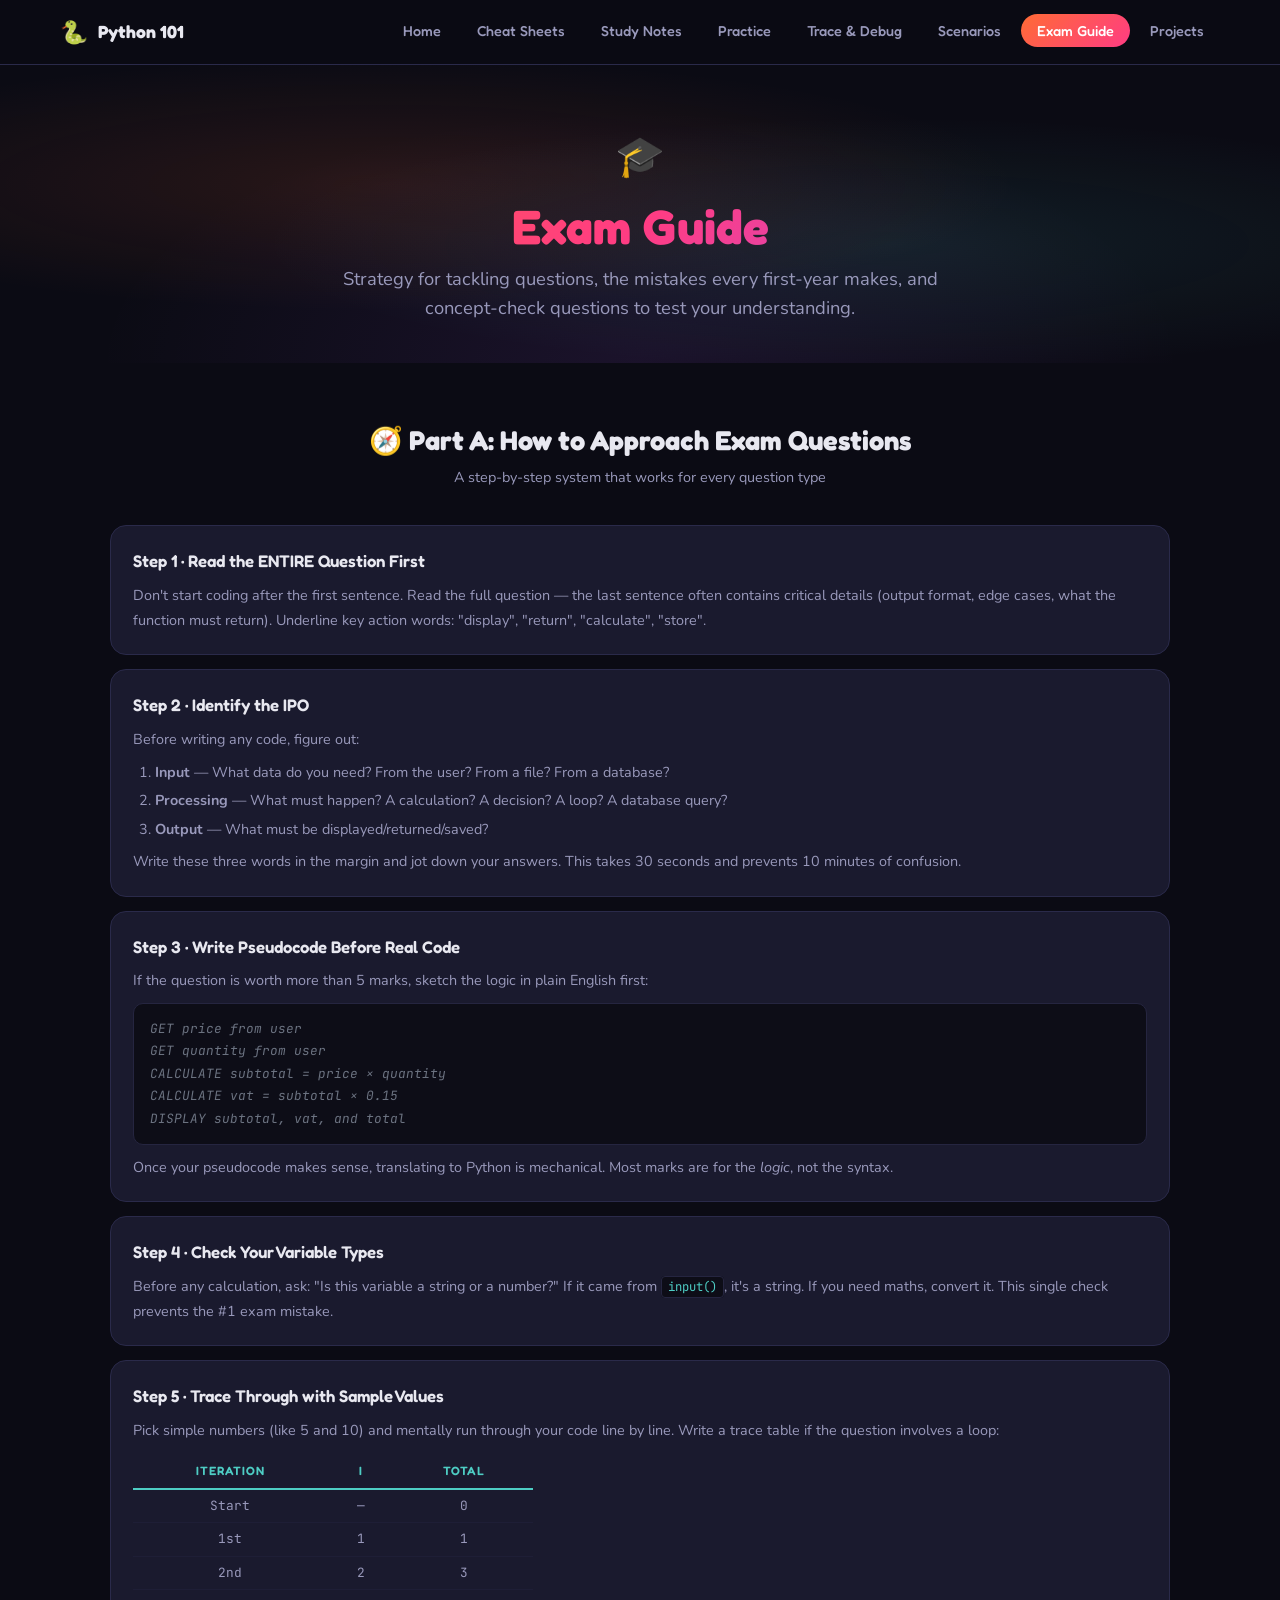
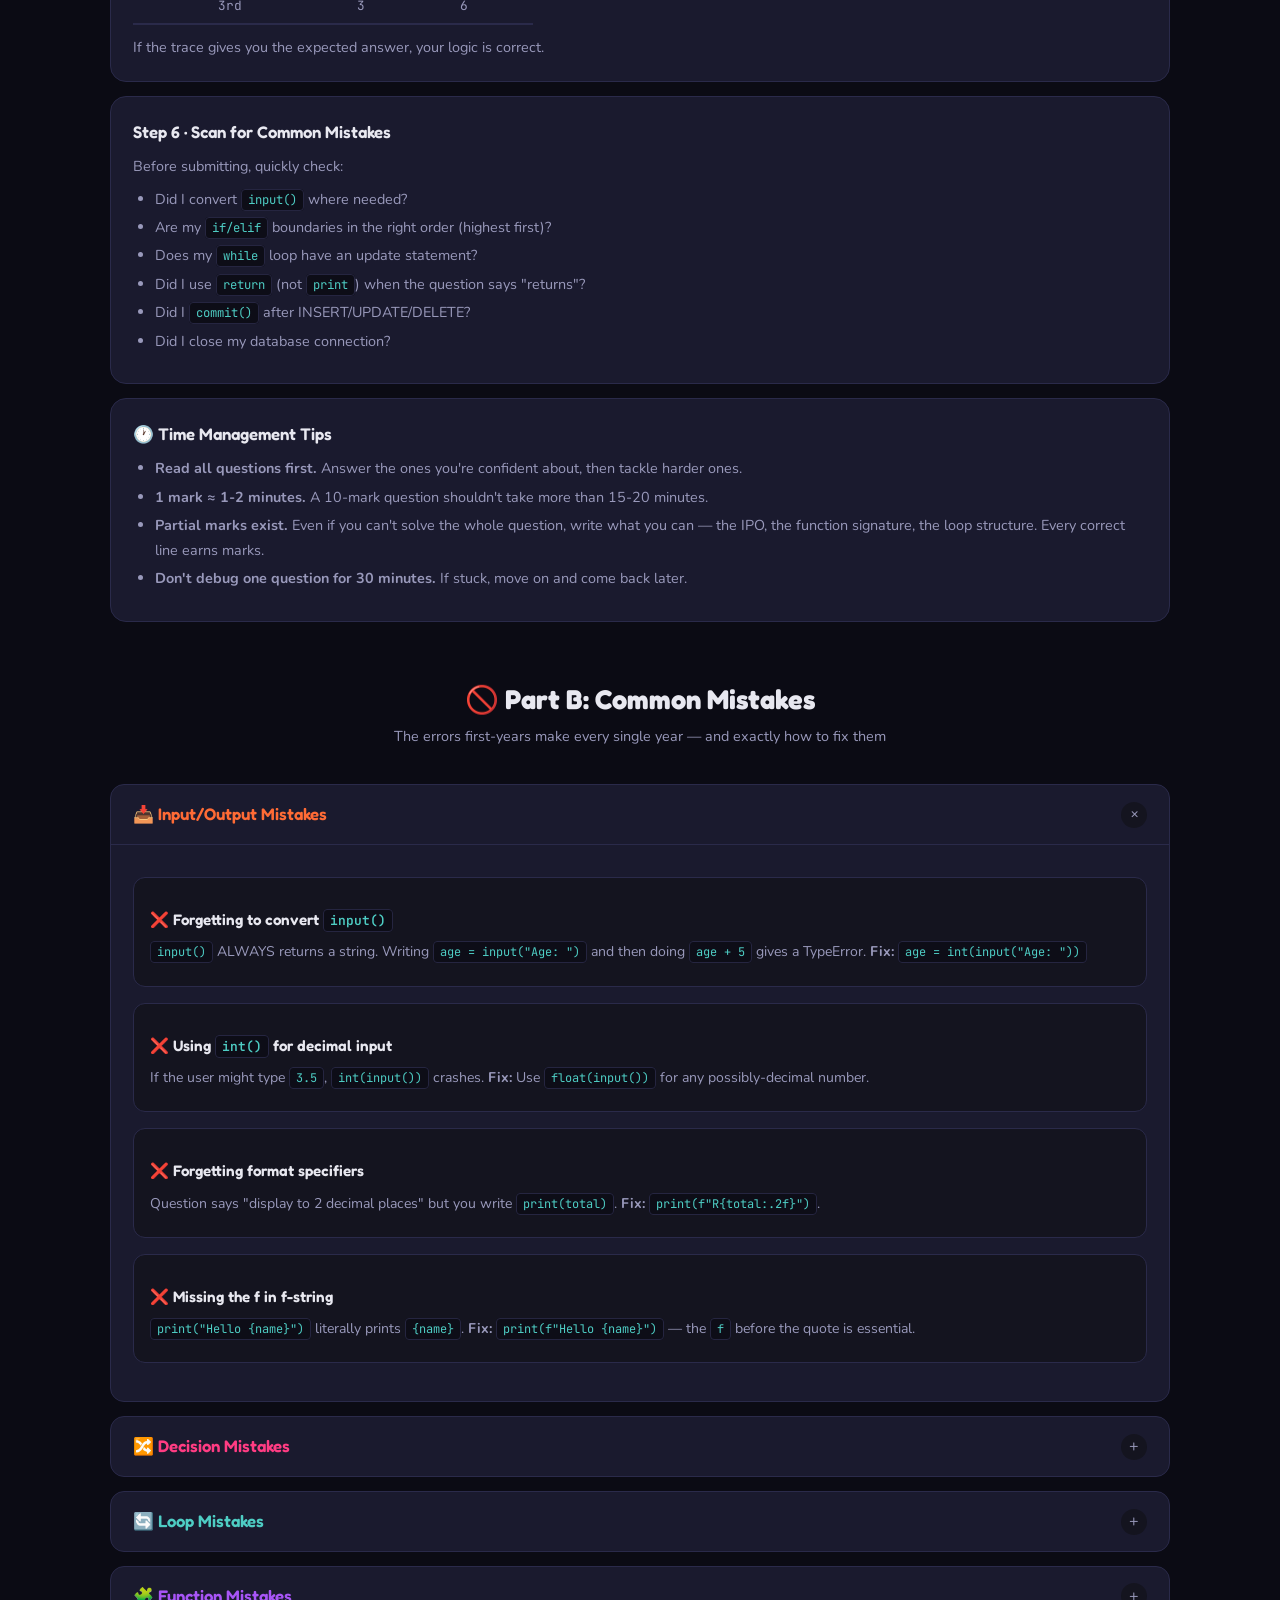
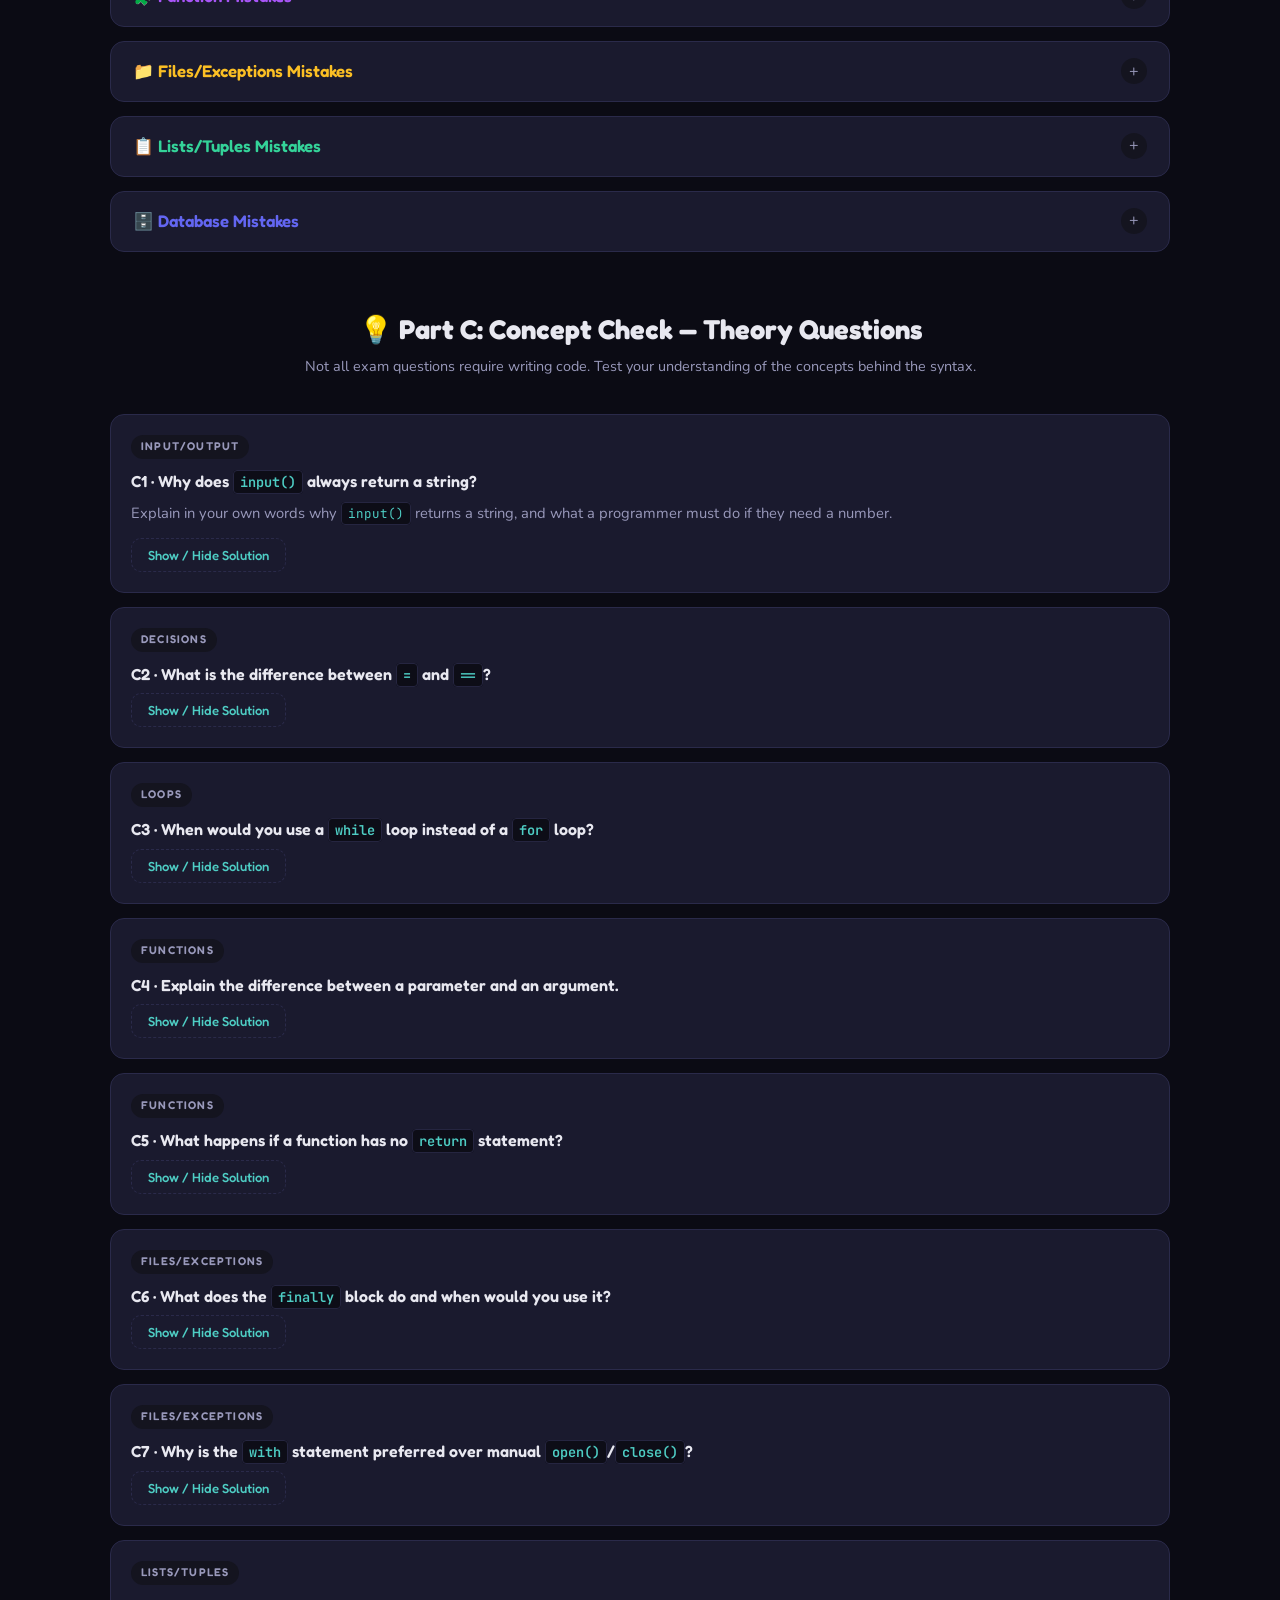
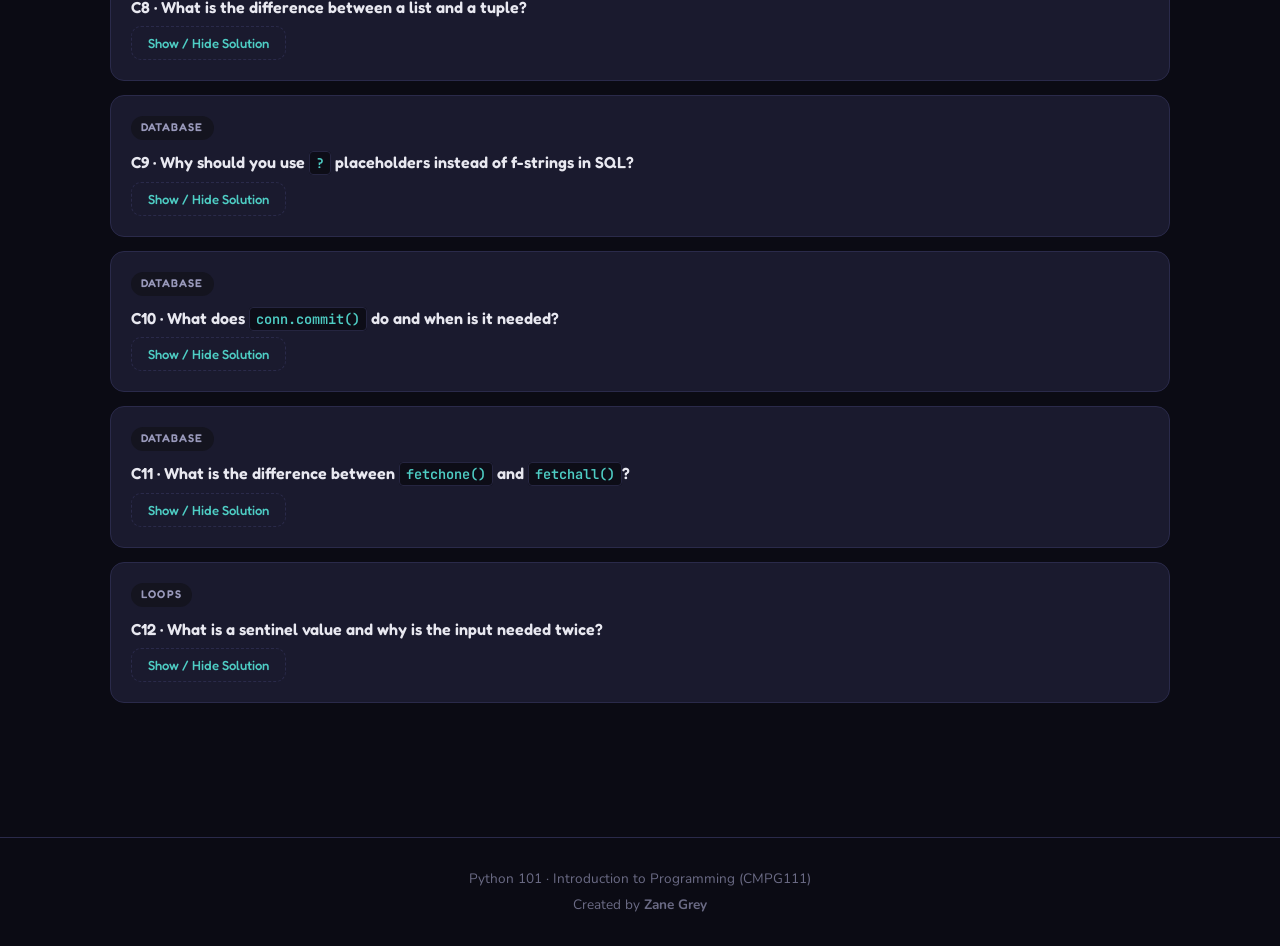
<file: guide.html>
<!DOCTYPE html>
<html lang="en">
<head>
<meta charset="UTF-8">
<meta name="viewport" content="width=device-width, initial-scale=1.0">
<title>Exam Guide — Python 101</title>
<link href="https://fonts.googleapis.com/css2?family=Fredoka:wght@400;500;600;700&family=JetBrains+Mono:wght@400;500;600&family=Nunito:wght@400;600;700;800&display=swap" rel="stylesheet">
<link rel="stylesheet" href="styles.css">
</head>
<body>

<nav class="topnav">
  <div class="topnav-inner">
    <a href="index.html" class="brand"><span class="brand-icon">🐍</span><span>Python 101</span></a>
    <button class="menu-toggle" id="menu-toggle" aria-label="Toggle menu">☰</button>
    <ul class="nav-links" id="nav-links">
      <li><a href="index.html">Home</a></li>
      <li><a href="cheatsheets.html">Cheat Sheets</a></li>
      <li><a href="notes.html">Study Notes</a></li>
      <li><a href="practice.html">Practice</a></li>
      <li><a href="trace.html">Trace &amp; Debug</a></li>
      <li><a href="scenarios.html">Scenarios</a></li>
      <li><a href="guide.html" class="active">Exam Guide</a></li>
      <li><a href="projects.html">Projects</a></li>
    </ul>
  </div>
</nav>

<section class="hero">
  <div class="hero-icon">🎓</div>
  <h1>Exam Guide</h1>
  <p class="subtitle">Strategy for tackling questions, the mistakes every first-year makes, and concept-check questions to test your understanding.</p>
</section>

<main class="container">

<!-- ═══════════════════════════════════════════
     PART A: HOW TO APPROACH EXAM QUESTIONS
     ═══════════════════════════════════════════ -->
<div class="section-divider">
  <h2>🧭 Part A: How to Approach Exam Questions</h2>
  <p>A step-by-step system that works for every question type</p>
</div>

<div class="strat-box">
  <h4>Step 1 · Read the ENTIRE Question First</h4>
  <p>Don't start coding after the first sentence. Read the full question — the last sentence often contains critical details (output format, edge cases, what the function must return). Underline key action words: "display", "return", "calculate", "store".</p>
</div>

<div class="strat-box">
  <h4>Step 2 · Identify the IPO</h4>
  <p>Before writing any code, figure out:</p>
  <ol>
    <li><strong>Input</strong> — What data do you need? From the user? From a file? From a database?</li>
    <li><strong>Processing</strong> — What must happen? A calculation? A decision? A loop? A database query?</li>
    <li><strong>Output</strong> — What must be displayed/returned/saved?</li>
  </ol>
  <p>Write these three words in the margin and jot down your answers. This takes 30 seconds and prevents 10 minutes of confusion.</p>
</div>

<div class="strat-box">
  <h4>Step 3 · Write Pseudocode Before Real Code</h4>
  <p>If the question is worth more than 5 marks, sketch the logic in plain English first:</p>
<pre style="color:var(--text-muted);font-style:italic;"><span class="cm">GET price from user
GET quantity from user
CALCULATE subtotal = price × quantity
CALCULATE vat = subtotal × 0.15
DISPLAY subtotal, vat, and total</span></pre>
  <p>Once your pseudocode makes sense, translating to Python is mechanical. Most marks are for the <em>logic</em>, not the syntax.</p>
</div>

<div class="strat-box">
  <h4>Step 4 · Check Your Variable Types</h4>
  <p>Before any calculation, ask: "Is this variable a string or a number?" If it came from <code>input()</code>, it's a string. If you need maths, convert it. This single check prevents the #1 exam mistake.</p>
</div>

<div class="strat-box">
  <h4>Step 5 · Trace Through with Sample Values</h4>
  <p>Pick simple numbers (like 5 and 10) and mentally run through your code line by line. Write a trace table if the question involves a loop:</p>
  <table class="trace-table" style="max-width:400px;">
    <tr><th>Iteration</th><th>i</th><th>total</th></tr>
    <tr><td>Start</td><td>—</td><td>0</td></tr>
    <tr><td>1st</td><td>1</td><td>1</td></tr>
    <tr><td>2nd</td><td>2</td><td>3</td></tr>
    <tr><td>3rd</td><td>3</td><td>6</td></tr>
  </table>
  <p>If the trace gives you the expected answer, your logic is correct.</p>
</div>

<div class="strat-box">
  <h4>Step 6 · Scan for Common Mistakes</h4>
  <p>Before submitting, quickly check:</p>
  <ul>
    <li>Did I convert <code>input()</code> where needed?</li>
    <li>Are my <code>if/elif</code> boundaries in the right order (highest first)?</li>
    <li>Does my <code>while</code> loop have an update statement?</li>
    <li>Did I use <code>return</code> (not <code>print</code>) when the question says "returns"?</li>
    <li>Did I <code>commit()</code> after INSERT/UPDATE/DELETE?</li>
    <li>Did I close my database connection?</li>
  </ul>
</div>

<div class="strat-box">
  <h4>🕐 Time Management Tips</h4>
  <ul>
    <li><strong>Read all questions first.</strong> Answer the ones you're confident about, then tackle harder ones.</li>
    <li><strong>1 mark ≈ 1-2 minutes.</strong> A 10-mark question shouldn't take more than 15-20 minutes.</li>
    <li><strong>Partial marks exist.</strong> Even if you can't solve the whole question, write what you can — the IPO, the function signature, the loop structure. Every correct line earns marks.</li>
    <li><strong>Don't debug one question for 30 minutes.</strong> If stuck, move on and come back later.</li>
  </ul>
</div>

<!-- ═══════════════════════════════════════════
     PART B: COMMON MISTAKES PER TOPIC
     ═══════════════════════════════════════════ -->
<div class="section-divider">
  <h2>🚫 Part B: Common Mistakes</h2>
  <p>The errors first-years make every single year — and exactly how to fix them</p>
</div>

<!-- Topic 1 Mistakes -->
<div class="note-section" data-open="true">
  <div class="note-section-header">
    <h4 style="color:var(--c-io);">📥 Input/Output Mistakes</h4>
    <span class="note-section-toggle">+</span>
  </div>
  <div class="note-section-body">
    <div class="mistake-entry">
      <h5>❌ Forgetting to convert <code>input()</code></h5>
      <p><code>input()</code> ALWAYS returns a string. Writing <code>age = input("Age: ")</code> and then doing <code>age + 5</code> gives a TypeError. <strong>Fix:</strong> <code>age = int(input("Age: "))</code></p>
    </div>
    <div class="mistake-entry">
      <h5>❌ Using <code>int()</code> for decimal input</h5>
      <p>If the user might type <code>3.5</code>, <code>int(input())</code> crashes. <strong>Fix:</strong> Use <code>float(input())</code> for any possibly-decimal number.</p>
    </div>
    <div class="mistake-entry">
      <h5>❌ Forgetting format specifiers</h5>
      <p>Question says "display to 2 decimal places" but you write <code>print(total)</code>. <strong>Fix:</strong> <code>print(f"R{total:.2f}")</code>.</p>
    </div>
    <div class="mistake-entry">
      <h5>❌ Missing the f in f-string</h5>
      <p><code>print("Hello {name}")</code> literally prints <code>{name}</code>. <strong>Fix:</strong> <code>print(f"Hello {name}")</code> — the <code>f</code> before the quote is essential.</p>
    </div>
  </div>
</div>

<!-- Topic 2 Mistakes -->
<div class="note-section">
  <div class="note-section-header">
    <h4 style="color:var(--c-decision);">🔀 Decision Mistakes</h4>
    <span class="note-section-toggle">+</span>
  </div>
  <div class="note-section-body">
    <div class="mistake-entry">
      <h5>❌ Using <code>=</code> instead of <code>==</code></h5>
      <p><code>if x = 5:</code> is assignment (and a syntax error). <strong>Fix:</strong> <code>if x == 5:</code> (comparison).</p>
    </div>
    <div class="mistake-entry">
      <h5>❌ Wrong order of elif conditions</h5>
      <p>Checking <code>mark &gt;= 50</code> before <code>mark &gt;= 75</code> means 90% gets "Pass" not "Distinction". <strong>Fix:</strong> Always check from highest to lowest.</p>
    </div>
    <div class="mistake-entry">
      <h5>❌ Missing colons</h5>
      <p>Every <code>if</code>, <code>elif</code>, <code>else</code>, <code>for</code>, <code>while</code>, <code>def</code> line ends with <code>:</code>. Forgetting it is a SyntaxError.</p>
    </div>
    <div class="mistake-entry">
      <h5>❌ Using <code>and</code> when you mean <code>or</code></h5>
      <p>"If the day is Saturday or Sunday" → <code>if day == "Sat" or day == "Sun"</code>. Using <code>and</code> would require BOTH to be true (impossible!).</p>
    </div>
  </div>
</div>

<!-- Topic 3 Mistakes -->
<div class="note-section">
  <div class="note-section-header">
    <h4 style="color:var(--c-loop);">🔄 Loop Mistakes</h4>
    <span class="note-section-toggle">+</span>
  </div>
  <div class="note-section-body">
    <div class="mistake-entry">
      <h5>❌ Infinite loops — forgetting the counter update</h5>
      <p>In a <code>while</code> loop, if you never change the variable in the condition, it stays True forever. <strong>Fix:</strong> Always include <code>counter += 1</code> (or equivalent) inside the loop.</p>
    </div>
    <div class="mistake-entry">
      <h5>❌ Off-by-one errors in <code>range()</code></h5>
      <p><code>range(1, 10)</code> gives 1–9, not 1–10. <strong>Fix:</strong> <code>range(1, 11)</code> to include 10.</p>
    </div>
    <div class="mistake-entry">
      <h5>❌ Initialising accumulators inside the loop</h5>
      <p>Placing <code>total = 0</code> inside the loop resets it every iteration. <strong>Fix:</strong> Initialise BEFORE the loop.</p>
    </div>
    <div class="mistake-entry">
      <h5>❌ Dividing by zero when computing averages</h5>
      <p>If a sentinel loop processes 0 items, <code>total / count</code> crashes. <strong>Fix:</strong> Check <code>if count &gt; 0</code> before dividing.</p>
    </div>
  </div>
</div>

<!-- Topic 4 Mistakes -->
<div class="note-section">
  <div class="note-section-header">
    <h4 style="color:var(--c-function);">🧩 Function Mistakes</h4>
    <span class="note-section-toggle">+</span>
  </div>
  <div class="note-section-body">
    <div class="mistake-entry">
      <h5>❌ Using <code>print()</code> when the question says "return"</h5>
      <p>If the question says "write a function that <em>returns</em> the total", use <code>return total</code>. Using <code>print(total)</code> means the caller gets <code>None</code>.</p>
    </div>
    <div class="mistake-entry">
      <h5>❌ Calling a function before defining it</h5>
      <p>Python reads top-to-bottom. The <code>def</code> must appear before the call.</p>
    </div>
    <div class="mistake-entry">
      <h5>❌ Forgetting to capture the return value</h5>
      <p><code>calculate_vat(200)</code> computes the VAT but throws it away. <strong>Fix:</strong> <code>result = calculate_vat(200)</code>.</p>
    </div>
  </div>
</div>

<!-- Topic 5 Mistakes -->
<div class="note-section">
  <div class="note-section-header">
    <h4 style="color:var(--c-file);">📁 Files/Exceptions Mistakes</h4>
    <span class="note-section-toggle">+</span>
  </div>
  <div class="note-section-body">
    <div class="mistake-entry">
      <h5>❌ Using "w" when you meant "a"</h5>
      <p>Mode <code>"w"</code> erases the file contents. If you want to add data to an existing file, use <code>"a"</code> (append).</p>
    </div>
    <div class="mistake-entry">
      <h5>❌ Forgetting <code>\n</code> in <code>write()</code></h5>
      <p>Unlike <code>print()</code>, <code>file.write()</code> does NOT add a newline. Everything ends up on one line.</p>
    </div>
    <div class="mistake-entry">
      <h5>❌ Catching the wrong exception</h5>
      <p>If you use <code>except ValueError</code> but the actual error is <code>FileNotFoundError</code>, Python still crashes. Match exception types to the actual errors.</p>
    </div>
    <div class="mistake-entry">
      <h5>❌ Forgetting <code>.strip()</code> when reading lines</h5>
      <p>Lines from files include <code>\n</code>. Comparing <code>"Alice\n" == "Alice"</code> is False. Use <code>line.strip()</code>.</p>
    </div>
  </div>
</div>

<!-- Topic 6 Mistakes -->
<div class="note-section">
  <div class="note-section-header">
    <h4 style="color:var(--c-list);">📋 Lists/Tuples Mistakes</h4>
    <span class="note-section-toggle">+</span>
  </div>
  <div class="note-section-body">
    <div class="mistake-entry">
      <h5>❌ Index out of range</h5>
      <p>A list of 5 items has indexes 0–4. Accessing <code>list[5]</code> crashes with IndexError. <strong>Remember:</strong> Last valid index = <code>len(list) - 1</code>.</p>
    </div>
    <div class="mistake-entry">
      <h5>❌ Trying to modify a tuple</h5>
      <p>Tuples are immutable. <code>my_tuple[0] = 5</code> crashes. If you need to change data, use a list instead.</p>
    </div>
    <div class="mistake-entry">
      <h5>❌ Confusing <code>sort()</code> and <code>sorted()</code></h5>
      <p><code>list.sort()</code> sorts in-place and returns None. <code>sorted(list)</code> returns a new sorted list. Writing <code>x = list.sort()</code> gives <code>x = None</code>.</p>
    </div>
  </div>
</div>

<!-- Topic 7 Mistakes -->
<div class="note-section">
  <div class="note-section-header">
    <h4 style="color:var(--c-db);">🗄️ Database Mistakes</h4>
    <span class="note-section-toggle">+</span>
  </div>
  <div class="note-section-body">
    <div class="mistake-entry">
      <h5>❌ Forgetting <code>conn.commit()</code></h5>
      <p>Without <code>commit()</code>, INSERT/UPDATE/DELETE changes are never saved. The data vanishes when you close the connection.</p>
    </div>
    <div class="mistake-entry">
      <h5>❌ Using f-strings in SQL (injection risk)</h5>
      <p><code>f"SELECT * FROM users WHERE name = '{name}'"</code> is DANGEROUS. Use <code>?</code> placeholders: <code>"SELECT * FROM users WHERE name = ?", (name,)</code>.</p>
    </div>
    <div class="mistake-entry">
      <h5>❌ Forgetting the comma in single-value tuples</h5>
      <p><code>cur.execute("...WHERE id=?", (5))</code> is wrong — <code>(5)</code> is just the number 5 in brackets, not a tuple. <strong>Fix:</strong> <code>(5,)</code> — the trailing comma makes it a tuple.</p>
    </div>
    <div class="mistake-entry">
      <h5>❌ UPDATE/DELETE without WHERE</h5>
      <p><code>DELETE FROM students</code> deletes ALL rows. Always specify <code>WHERE</code> to target specific records.</p>
    </div>
  </div>
</div>

<!-- ═══════════════════════════════════════════
     PART C: CONCEPT-CHECK QUESTIONS
     ═══════════════════════════════════════════ -->
<div class="section-divider">
  <h2>💡 Part C: Concept Check — Theory Questions</h2>
  <p>Not all exam questions require writing code. Test your understanding of the concepts behind the syntax.</p>
</div>

<!-- Theory Q1 -->
<div class="exam-box">
  <div class="exam-meta">
    <span class="topic-badge">Input/Output</span>
  </div>
  <h4 class="exam-title">C1 · Why does <code>input()</code> always return a string?</h4>
  <p class="exam-question-text">Explain in your own words why <code>input()</code> returns a string, and what a programmer must do if they need a number.</p>
  <button class="solution-toggle">Show / Hide Solution</button>
  <div class="solution">
    <div class="solution-label">✅ Answer</div>
    <p class="exam-question-text">Python can't know whether the user intended to type a number, a name, or an address — all keyboard input is just text (characters). That's why <code>input()</code> returns a string. The programmer must explicitly convert using <code>int()</code> or <code>float()</code> when they need to do maths. This is called <strong>type casting</strong>.</p>
  </div>
</div>

<!-- Theory Q2 -->
<div class="exam-box">
  <div class="exam-meta">
    <span class="topic-badge">Decisions</span>
  </div>
  <h4 class="exam-title">C2 · What is the difference between <code>=</code> and <code>==</code>?</h4>
  <button class="solution-toggle">Show / Hide Solution</button>
  <div class="solution">
    <div class="solution-label">✅ Answer</div>
    <p class="exam-question-text"><code>=</code> is the <strong>assignment operator</strong> — it stores a value in a variable (<code>x = 5</code> means "put 5 into x"). <code>==</code> is the <strong>comparison operator</strong> — it checks whether two values are equal and returns True or False (<code>x == 5</code> means "is x equal to 5?"). Using <code>=</code> in an <code>if</code> statement causes a SyntaxError.</p>
  </div>
</div>

<!-- Theory Q3 -->
<div class="exam-box">
  <div class="exam-meta">
    <span class="topic-badge">Loops</span>
  </div>
  <h4 class="exam-title">C3 · When would you use a <code>while</code> loop instead of a <code>for</code> loop?</h4>
  <button class="solution-toggle">Show / Hide Solution</button>
  <div class="solution">
    <div class="solution-label">✅ Answer</div>
    <p class="exam-question-text">Use a <strong><code>for</code> loop</strong> when you know in advance how many times to repeat (e.g., "process 10 students"). Use a <strong><code>while</code> loop</strong> when you don't know — the loop depends on a condition (e.g., "keep asking until the user types 'quit'", or "keep dividing until the number reaches 1"). A for loop is count-controlled; a while loop is condition-controlled.</p>
  </div>
</div>

<!-- Theory Q4 -->
<div class="exam-box">
  <div class="exam-meta">
    <span class="topic-badge">Functions</span>
  </div>
  <h4 class="exam-title">C4 · Explain the difference between a parameter and an argument.</h4>
  <button class="solution-toggle">Show / Hide Solution</button>
  <div class="solution">
    <div class="solution-label">✅ Answer</div>
    <p class="exam-question-text">A <strong>parameter</strong> is the placeholder variable name in the function definition (e.g., <code>def greet(name)</code> — <code>name</code> is the parameter). An <strong>argument</strong> is the actual value you pass in when calling the function (e.g., <code>greet("Alice")</code> — <code>"Alice"</code> is the argument). Parameters are like empty boxes; arguments are what you put in them.</p>
  </div>
</div>

<!-- Theory Q5 -->
<div class="exam-box">
  <div class="exam-meta">
    <span class="topic-badge">Functions</span>
  </div>
  <h4 class="exam-title">C5 · What happens if a function has no <code>return</code> statement?</h4>
  <button class="solution-toggle">Show / Hide Solution</button>
  <div class="solution">
    <div class="solution-label">✅ Answer</div>
    <p class="exam-question-text">The function returns <code>None</code> by default. If you try to store or use the result (e.g., <code>result = my_func()</code>), <code>result</code> will be <code>None</code>. This is a common bug — if you need the function to produce a value for later use, you must use <code>return</code>.</p>
  </div>
</div>

<!-- Theory Q6 -->
<div class="exam-box">
  <div class="exam-meta">
    <span class="topic-badge">Files/Exceptions</span>
  </div>
  <h4 class="exam-title">C6 · What does the <code>finally</code> block do and when would you use it?</h4>
  <button class="solution-toggle">Show / Hide Solution</button>
  <div class="solution">
    <div class="solution-label">✅ Answer</div>
    <p class="exam-question-text">The <code>finally</code> block runs <strong>no matter what</strong> — whether the <code>try</code> block succeeded or an exception was caught. It's used for cleanup code that must always execute, such as closing files or database connections. Even if an error occurs, the <code>finally</code> block guarantees the cleanup happens.</p>
  </div>
</div>

<!-- Theory Q7 -->
<div class="exam-box">
  <div class="exam-meta">
    <span class="topic-badge">Files/Exceptions</span>
  </div>
  <h4 class="exam-title">C7 · Why is the <code>with</code> statement preferred over manual <code>open()</code>/<code>close()</code>?</h4>
  <button class="solution-toggle">Show / Hide Solution</button>
  <div class="solution">
    <div class="solution-label">✅ Answer</div>
    <p class="exam-question-text">The <code>with</code> statement automatically closes the file when the block ends — even if an exception occurs. With manual <code>open()</code>/<code>close()</code>, if an error happens between them, the file stays open and might get corrupted. <code>with</code> is safer, shorter, and considered best practice.</p>
  </div>
</div>

<!-- Theory Q8 -->
<div class="exam-box">
  <div class="exam-meta">
    <span class="topic-badge">Lists/Tuples</span>
  </div>
  <h4 class="exam-title">C8 · What is the difference between a list and a tuple?</h4>
  <button class="solution-toggle">Show / Hide Solution</button>
  <div class="solution">
    <div class="solution-label">✅ Answer</div>
    <p class="exam-question-text">Both store collections of items and support indexing/slicing. The key difference is <strong>mutability</strong>: lists (<code>[]</code>) can be changed after creation (add, remove, modify items), while tuples (<code>()</code>) are immutable — once created, their contents cannot change. Use lists for data that will be modified; use tuples for fixed data like coordinates, dates, or database rows.</p>
  </div>
</div>

<!-- Theory Q9 -->
<div class="exam-box">
  <div class="exam-meta">
    <span class="topic-badge">Database</span>
  </div>
  <h4 class="exam-title">C9 · Why should you use <code>?</code> placeholders instead of f-strings in SQL?</h4>
  <button class="solution-toggle">Show / Hide Solution</button>
  <div class="solution">
    <div class="solution-label">✅ Answer</div>
    <p class="exam-question-text">To prevent <strong>SQL injection</strong> — a security attack where a user enters malicious SQL code as input. For example, typing <code>' OR 1=1 --</code> into a name field could trick the database into returning all records. The <code>?</code> placeholder tells sqlite3 to safely escape the input, making injection impossible. This is called a <strong>parameterised query</strong>.</p>
  </div>
</div>

<!-- Theory Q10 -->
<div class="exam-box">
  <div class="exam-meta">
    <span class="topic-badge">Database</span>
  </div>
  <h4 class="exam-title">C10 · What does <code>conn.commit()</code> do and when is it needed?</h4>
  <button class="solution-toggle">Show / Hide Solution</button>
  <div class="solution">
    <div class="solution-label">✅ Answer</div>
    <p class="exam-question-text"><code>commit()</code> saves all pending changes to the database file on disk. Without it, any INSERT, UPDATE, or DELETE operations exist only in memory and are lost when the connection closes. It's needed after any operation that modifies data — but NOT after SELECT (which only reads). Think of it as pressing "Save" in a document editor.</p>
  </div>
</div>

<!-- Theory Q11 -->
<div class="exam-box">
  <div class="exam-meta">
    <span class="topic-badge">Database</span>
  </div>
  <h4 class="exam-title">C11 · What is the difference between <code>fetchone()</code> and <code>fetchall()</code>?</h4>
  <button class="solution-toggle">Show / Hide Solution</button>
  <div class="solution">
    <div class="solution-label">✅ Answer</div>
    <p class="exam-question-text"><code>fetchone()</code> returns a single row as a tuple (or <code>None</code> if no results). <code>fetchall()</code> returns ALL matching rows as a list of tuples. Use <code>fetchone()</code> when you expect exactly one result (e.g., looking up by primary key). Use <code>fetchall()</code> when you want multiple results to loop through.</p>
  </div>
</div>

<!-- Theory Q12 -->
<div class="exam-box">
  <div class="exam-meta">
    <span class="topic-badge">Loops</span>
  </div>
  <h4 class="exam-title">C12 · What is a sentinel value and why is the input needed twice?</h4>
  <button class="solution-toggle">Show / Hide Solution</button>
  <div class="solution">
    <div class="solution-label">✅ Answer</div>
    <p class="exam-question-text">A <strong>sentinel value</strong> is a special value that signals the end of input (like -1 or "quit"). The input appears twice because of the <strong>priming read</strong> pattern: you must read the first value BEFORE the loop starts (so the condition can be checked), and then read again at the END of each loop iteration to get the next value. Without the priming read, the loop either never starts or processes the sentinel as real data.</p>
  </div>
</div>

</main>

<footer>
  <p>Python 101 · Introduction to Programming (CMPG111)</p>
  <p style="margin-top:4px;">Created by <strong>Zane Grey</strong></p>
</footer>

<script src="script.js"></script>
</body>
</html>
</file>
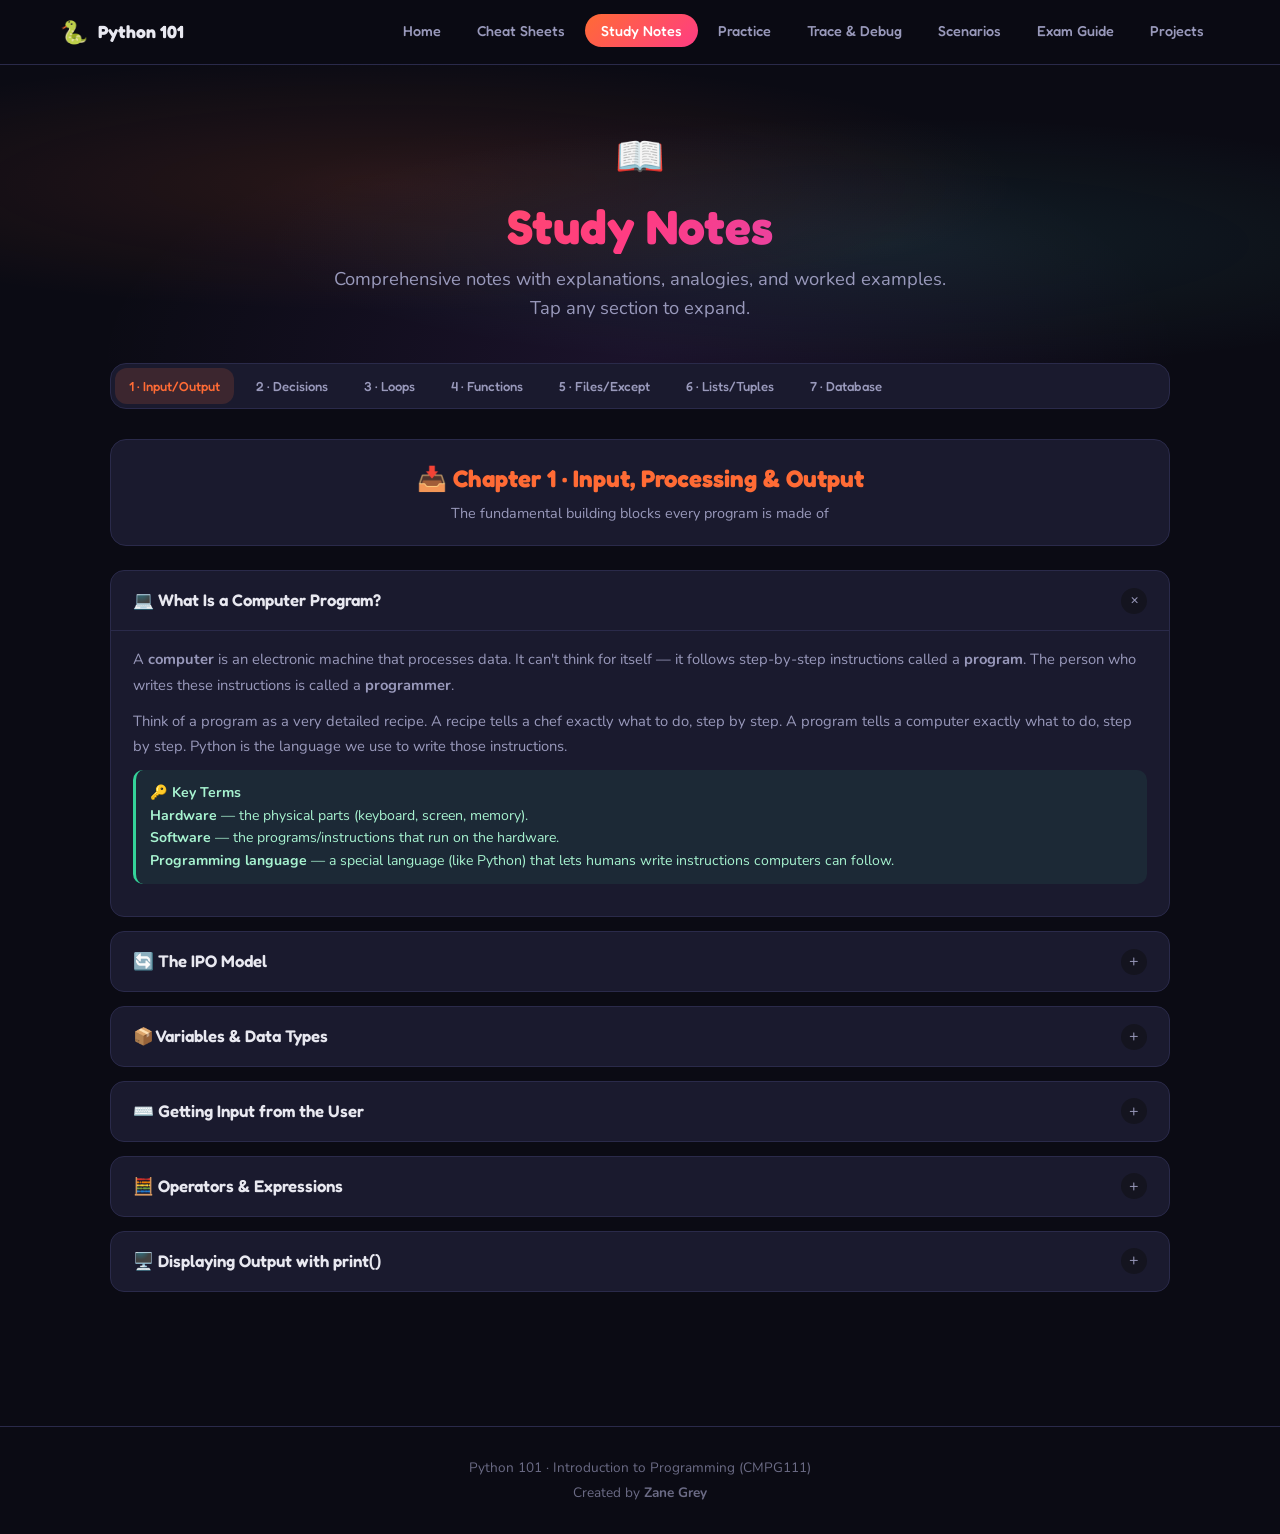
<file: notes.html>
<!DOCTYPE html>
<html lang="en">
<head>
<meta charset="UTF-8">
<meta name="viewport" content="width=device-width, initial-scale=1.0">
<title>Study Notes — Python 101</title>
<link href="https://fonts.googleapis.com/css2?family=Fredoka:wght@400;500;600;700&family=JetBrains+Mono:wght@400;500;600&family=Nunito:wght@400;600;700;800&display=swap" rel="stylesheet">
<link rel="stylesheet" href="styles.css">
</head>
<body>

<nav class="topnav">
  <div class="topnav-inner">
    <a href="index.html" class="brand"><span class="brand-icon">🐍</span><span>Python 101</span></a>
    <button class="menu-toggle" id="menu-toggle" aria-label="Toggle menu">☰</button>
    <ul class="nav-links" id="nav-links">
      <li><a href="index.html">Home</a></li>
      <li><a href="cheatsheets.html">Cheat Sheets</a></li>
      <li><a href="notes.html" class="active">Study Notes</a></li>
      <li><a href="practice.html">Practice</a></li>
      <li><a href="trace.html">Trace &amp; Debug</a></li>
      <li><a href="scenarios.html">Scenarios</a></li>
      <li><a href="guide.html">Exam Guide</a></li>
      <li><a href="projects.html">Projects</a></li>
    </ul>
  </div>
</nav>

<section class="hero">
  <div class="hero-icon">📖</div>
  <h1>Study Notes</h1>
  <p class="subtitle">Comprehensive notes with explanations, analogies, and worked examples. Tap any section to expand.</p>
</section>

<main class="container">

  <div class="topic-tabs" role="tablist">
    <button class="topic-tab" data-topic="1" data-active="true">1 · Input/Output</button>
    <button class="topic-tab" data-topic="2">2 · Decisions</button>
    <button class="topic-tab" data-topic="3">3 · Loops</button>
    <button class="topic-tab" data-topic="4">4 · Functions</button>
    <button class="topic-tab" data-topic="5">5 · Files/Except</button>
    <button class="topic-tab" data-topic="6">6 · Lists/Tuples</button>
    <button class="topic-tab" data-topic="7">7 · Database</button>
  </div>

  <!-- ═══════════════════ TOPIC 1 ═══════════════════ -->
  <div class="topic-panel active" id="topic-1">
    <div class="topic-header">
      <h3 style="color:var(--c-io);">📥 Chapter 1 · Input, Processing &amp; Output</h3>
      <p>The fundamental building blocks every program is made of</p>
    </div>

    <div class="note-section" data-open="true">
      <div class="note-section-header">
        <h4>💻 What Is a Computer Program?</h4>
        <span class="note-section-toggle">+</span>
      </div>
      <div class="note-section-body">
        <p>A <strong>computer</strong> is an electronic machine that processes data. It can't think for itself — it follows step-by-step instructions called a <strong>program</strong>. The person who writes these instructions is called a <strong>programmer</strong>.</p>
        <p>Think of a program as a very detailed recipe. A recipe tells a chef exactly what to do, step by step. A program tells a computer exactly what to do, step by step. Python is the language we use to write those instructions.</p>
        <div class="callout key-box">
          <strong>🔑 Key Terms</strong><br>
          <strong>Hardware</strong> — the physical parts (keyboard, screen, memory).<br>
          <strong>Software</strong> — the programs/instructions that run on the hardware.<br>
          <strong>Programming language</strong> — a special language (like Python) that lets humans write instructions computers can follow.
        </div>
      </div>
    </div>

    <div class="note-section">
      <div class="note-section-header">
        <h4>🔄 The IPO Model</h4>
        <span class="note-section-toggle">+</span>
      </div>
      <div class="note-section-body">
        <p>Every program, no matter how small or how large, follows three fundamental steps:</p>
        <ol>
          <li><strong>Input</strong> — Gather data. This usually comes from the user typing via <code>input()</code>.</li>
          <li><strong>Processing</strong> — Do something with the data. Calculate, compare, transform, or rearrange it.</li>
          <li><strong>Output</strong> — Show the result. Display using <code>print()</code>, or save to a file.</li>
        </ol>
        <div class="callout analogy">
          💡 <strong>Real-World Analogy:</strong> Ordering food at a restaurant. <strong>Input</strong> = you tell the waiter your order. <strong>Processing</strong> = the kitchen prepares the food. <strong>Output</strong> = the waiter brings you the finished meal.
        </div>
      </div>
    </div>

    <div class="note-section">
      <div class="note-section-header">
        <h4>📦 Variables &amp; Data Types</h4>
        <span class="note-section-toggle">+</span>
      </div>
      <div class="note-section-body">
        <p>A <strong>variable</strong> is a named storage location in the computer's memory — a labelled box that holds a value. The label is the variable's <strong>name</strong>; what's inside is its <strong>value</strong>.</p>
<pre><span class="bi">student_name</span> = <span class="st">"Thabo"</span>       <span class="cm"># str — text</span>
<span class="bi">age</span>          = <span class="nb">19</span>            <span class="cm"># int — whole number</span>
<span class="bi">average</span>      = <span class="nb">78.5</span>          <span class="cm"># float — decimal</span>
<span class="bi">is_enrolled</span>  = <span class="kw">True</span>          <span class="cm"># bool — True/False</span></pre>

        <h5>The Four Basic Data Types</h5>
        <table class="mini-table">
          <tr><th>Type</th><th>Stores</th><th>Examples</th></tr>
          <tr><td><code>str</code></td><td>Text</td><td><code>"Hello"</code>, <code>"42"</code></td></tr>
          <tr><td><code>int</code></td><td>Whole numbers</td><td><code>5</code>, <code>-3</code>, <code>0</code></td></tr>
          <tr><td><code>float</code></td><td>Decimals</td><td><code>3.14</code>, <code>-0.5</code></td></tr>
          <tr><td><code>bool</code></td><td>True/False</td><td><code>True</code>, <code>False</code></td></tr>
        </table>

        <h5>Variable Naming Rules</h5>
        <ul>
          <li>Must start with a letter or underscore (not a digit)</li>
          <li>Can contain letters, digits, and underscores — no spaces or dashes</li>
          <li>Cannot be a Python keyword (<code>if</code>, <code>for</code>, <code>class</code>, etc.)</li>
          <li>Case-sensitive: <code>Name</code>, <code>name</code>, <code>NAME</code> are all different</li>
        </ul>
        <div class="callout tip-box">
          📝 <strong>Exam Tip:</strong> Use <strong>descriptive names</strong>. <code>student_age</code> beats <code>x</code> every time. Use <code>snake_case</code> — the Python convention.
        </div>
      </div>
    </div>

    <div class="note-section">
      <div class="note-section-header">
        <h4>⌨️ Getting Input from the User</h4>
        <span class="note-section-toggle">+</span>
      </div>
      <div class="note-section-body">
        <div class="callout warning-box">
          ⚠️ <strong>Critical Rule:</strong> <code>input()</code> <strong>ALWAYS</strong> returns a string, even if the user types a number. To do maths you MUST convert with <code>int()</code> or <code>float()</code>. This is the single most common exam mistake.
        </div>
<pre><span class="bi">name</span>   = <span class="fn">input</span>(<span class="st">"What is your name? "</span>)           <span class="cm"># text</span>
<span class="bi">age</span>    = <span class="fn">int</span>(<span class="fn">input</span>(<span class="st">"How old are you? "</span>))        <span class="cm"># whole number</span>
<span class="bi">height</span> = <span class="fn">float</span>(<span class="fn">input</span>(<span class="st">"Height in metres: "</span>))   <span class="cm"># decimal</span>

<span class="cm"># ❌ WRONG — will crash later</span>
<span class="bi">price</span> = <span class="fn">input</span>(<span class="st">"Price: "</span>)
<span class="bi">total</span> = <span class="bi">price</span> * <span class="nb">2</span>   <span class="cm"># ERROR! price is a string</span></pre>
        <table class="mini-table">
          <tr><th>You want…</th><th>Use…</th></tr>
          <tr><td>Text (no maths)</td><td><code>input()</code></td></tr>
          <tr><td>Whole number</td><td><code>int(input())</code></td></tr>
          <tr><td>Decimal number</td><td><code>float(input())</code></td></tr>
        </table>
      </div>
    </div>

    <div class="note-section">
      <div class="note-section-header">
        <h4>🧮 Operators &amp; Expressions</h4>
        <span class="note-section-toggle">+</span>
      </div>
      <div class="note-section-body">
        <p>An <strong>expression</strong> is any combination of values, variables, and operators that produces a result.</p>
        <table class="mini-table">
          <tr><th>Op</th><th>Name</th><th>Example</th><th>Result</th></tr>
          <tr><td><code>+</code></td><td>Addition</td><td><code>5 + 3</code></td><td><code>8</code></td></tr>
          <tr><td><code>-</code></td><td>Subtraction</td><td><code>10 - 4</code></td><td><code>6</code></td></tr>
          <tr><td><code>*</code></td><td>Multiplication</td><td><code>3 * 7</code></td><td><code>21</code></td></tr>
          <tr><td><code>/</code></td><td>Division</td><td><code>7 / 2</code></td><td><code>3.5</code></td></tr>
          <tr><td><code>//</code></td><td>Floor division</td><td><code>7 // 2</code></td><td><code>3</code></td></tr>
          <tr><td><code>%</code></td><td>Modulus</td><td><code>7 % 2</code></td><td><code>1</code></td></tr>
          <tr><td><code>**</code></td><td>Exponent</td><td><code>2 ** 3</code></td><td><code>8</code></td></tr>
        </table>
        <div class="callout tip-box">
          📝 <strong>The Modulus Trick:</strong><br>
          • <code>num % 2 == 0</code> → number is <strong>even</strong><br>
          • <code>num % 2 != 0</code> → number is <strong>odd</strong><br>
          • <code>num % 10</code> → gives the <strong>last digit</strong><br>
          • <code>num % 5 == 0</code> → divisible by 5
        </div>
        <h5>Operator Precedence (PEMDAS)</h5>
        <p>Parentheses → Exponents → Multiplication/Division → Addition/Subtraction (left-to-right within a level).</p>
<pre><span class="bi">result</span> = <span class="nb">2</span> + <span class="nb">3</span> * <span class="nb">4</span>       <span class="cm"># = 14 (not 20!)</span>
<span class="bi">result</span> = (<span class="nb">2</span> + <span class="nb">3</span>) * <span class="nb">4</span>     <span class="cm"># = 20</span></pre>
      </div>
    </div>

    <div class="note-section">
      <div class="note-section-header">
        <h4>🖥️ Displaying Output with print()</h4>
        <span class="note-section-toggle">+</span>
      </div>
      <div class="note-section-body">
<pre><span class="fn">print</span>(<span class="st">"Hello, World!"</span>)                       <span class="cm"># basic</span>
<span class="fn">print</span>(<span class="st">"Name:"</span>, <span class="bi">name</span>, <span class="st">"Age:"</span>, <span class="bi">age</span>)          <span class="cm"># comma-separated</span>
<span class="fn">print</span>(<span class="st">f"Hello {name}, you are {age}."</span>)       <span class="cm"># f-string ⭐</span>
<span class="fn">print</span>(<span class="st">f"Price: R{price:.2f}"</span>)                <span class="cm"># 2 decimals</span></pre>
        <div class="callout tip-box">
          📝 <strong>Exam Tip:</strong> "Display to 2 decimal places" → use <code>:.2f</code> inside an f-string. The number controls decimal places: <code>:.1f</code> = one, <code>:.3f</code> = three.
        </div>
      </div>
    </div>

  </div>

  <!-- ═══════════════════ TOPIC 2 ═══════════════════ -->
  <div class="topic-panel" id="topic-2">
    <div class="topic-header">
      <h3 style="color:var(--c-decision);">🔀 Chapter 2 · Decision Structures &amp; Boolean Logic</h3>
      <p>Teaching your programs to make choices</p>
    </div>

    <div class="note-section" data-open="true">
      <div class="note-section-header">
        <h4>✅ Boolean Values</h4>
        <span class="note-section-toggle">+</span>
      </div>
      <div class="note-section-body">
        <p>In everyday life, many questions have only two possible answers: yes or no, on or off, true or false. In Python, the <strong>Boolean</strong> data type has exactly two values: <code>True</code> and <code>False</code> (always capitalised).</p>
        <p>Every decision in your program ultimately comes down to a Boolean question: "Is this condition True or False?" Based on the answer, the program takes one path or another.</p>
        <div class="callout analogy">
          💡 <strong>Analogy:</strong> A light switch is either ON (<code>True</code>) or OFF (<code>False</code>). No "maybe" or "half-on". Programming decisions work the same way.
        </div>
      </div>
    </div>

    <div class="note-section">
      <div class="note-section-header">
        <h4>⚖️ Comparison Operators</h4>
        <span class="note-section-toggle">+</span>
      </div>
      <div class="note-section-body">
        <table class="mini-table">
          <tr><th>Op</th><th>Meaning</th><th>Example</th><th>Result</th></tr>
          <tr><td><code>==</code></td><td>Equal to</td><td><code>5 == 5</code></td><td><code>True</code></td></tr>
          <tr><td><code>!=</code></td><td>Not equal to</td><td><code>5 != 3</code></td><td><code>True</code></td></tr>
          <tr><td><code>&gt;</code></td><td>Greater than</td><td><code>7 &gt; 10</code></td><td><code>False</code></td></tr>
          <tr><td><code>&lt;</code></td><td>Less than</td><td><code>2 &lt; 9</code></td><td><code>True</code></td></tr>
          <tr><td><code>&gt;=</code></td><td>≥</td><td><code>5 &gt;= 5</code></td><td><code>True</code></td></tr>
          <tr><td><code>&lt;=</code></td><td>≤</td><td><code>3 &lt;= 1</code></td><td><code>False</code></td></tr>
        </table>
        <div class="callout warning-box">
          ⚠️ <strong>The #1 Exam Mistake:</strong> <code>=</code> is ASSIGNMENT ("put 5 into x"). <code>==</code> is COMPARISON ("is x equal to 5?"). Writing <code>if x = 5:</code> is a syntax error!
        </div>
      </div>
    </div>

    <div class="note-section">
      <div class="note-section-header">
        <h4>🛤️ if / elif / else</h4>
        <span class="note-section-toggle">+</span>
      </div>
      <div class="note-section-body">
        <h5>Simple <code>if</code> — one path</h5>
<pre><span class="kw">if</span> <span class="bi">temperature</span> &gt; <span class="nb">30</span>:
    <span class="fn">print</span>(<span class="st">"It's a hot day!"</span>)</pre>

        <h5><code>if-else</code> — two paths</h5>
<pre><span class="kw">if</span> <span class="bi">age</span> &gt;= <span class="nb">18</span>:
    <span class="fn">print</span>(<span class="st">"Can vote"</span>)
<span class="kw">else</span>:
    <span class="fn">print</span>(<span class="st">"Too young"</span>)</pre>

        <h5><code>if-elif-else</code> — multiple paths</h5>
        <p>Python checks each condition top-to-bottom. The <strong>first</strong> True condition runs — the rest are skipped.</p>
<pre><span class="kw">if</span> <span class="bi">mark</span> &gt;= <span class="nb">75</span>:
    <span class="fn">print</span>(<span class="st">"Distinction"</span>)
<span class="kw">elif</span> <span class="bi">mark</span> &gt;= <span class="nb">60</span>:
    <span class="fn">print</span>(<span class="st">"Merit"</span>)
<span class="kw">elif</span> <span class="bi">mark</span> &gt;= <span class="nb">50</span>:
    <span class="fn">print</span>(<span class="st">"Pass"</span>)
<span class="kw">else</span>:
    <span class="fn">print</span>(<span class="st">"Fail"</span>)</pre>

        <div class="callout tip-box">
          📝 <strong>Order Matters:</strong> Start with the highest/most specific condition first. If you check <code>mark &gt;= 50</code> before <code>mark &gt;= 75</code>, a student with 80 would be told "Pass" instead of "Distinction"!
        </div>
        <div class="callout key-box">
          🔑 <strong>Indentation Is Everything:</strong> Python uses indentation (usually 4 spaces) to know which lines belong to the if/else block.
        </div>
      </div>
    </div>

    <div class="note-section">
      <div class="note-section-header">
        <h4>🔗 Logical Operators: and, or, not</h4>
        <span class="note-section-toggle">+</span>
      </div>
      <div class="note-section-body">
        <table class="mini-table">
          <tr><th>Op</th><th>Meaning</th><th>True when…</th></tr>
          <tr><td><code>and</code></td><td>Both conditions True</td><td>Both are True</td></tr>
          <tr><td><code>or</code></td><td>At least one True</td><td>Either (or both) True</td></tr>
          <tr><td><code>not</code></td><td>Reverses value</td><td>The condition is False</td></tr>
        </table>
<pre><span class="kw">if</span> <span class="bi">age</span> &gt;= <span class="nb">18</span> <span class="kw">and</span> <span class="bi">has_license</span>:
    <span class="fn">print</span>(<span class="st">"You may drive."</span>)

<span class="kw">if</span> <span class="bi">day</span> == <span class="st">"Sat"</span> <span class="kw">or</span> <span class="bi">day</span> == <span class="st">"Sun"</span>:
    <span class="fn">print</span>(<span class="st">"Weekend!"</span>)</pre>

        <h5>Complete Truth Table</h5>
        <table class="mini-table">
          <tr><th>A</th><th>B</th><th>A and B</th><th>A or B</th><th>not A</th></tr>
          <tr><td>T</td><td>T</td><td>T</td><td>T</td><td>F</td></tr>
          <tr><td>T</td><td>F</td><td>F</td><td>T</td><td>F</td></tr>
          <tr><td>F</td><td>T</td><td>F</td><td>T</td><td>T</td></tr>
          <tr><td>F</td><td>F</td><td>F</td><td>F</td><td>T</td></tr>
        </table>
        <div class="callout tip-box">
          📝 <strong>Memory Trick:</strong> <strong>AND</strong> is a strict teacher — BOTH must pass. <strong>OR</strong> is generous — one passing is enough.
        </div>
      </div>
    </div>

    <div class="note-section">
      <div class="note-section-header">
        <h4>🪆 Nested Decisions</h4>
        <span class="note-section-toggle">+</span>
      </div>
      <div class="note-section-body">
        <p>A <strong>nested</strong> decision is an <code>if</code> inside another <code>if</code>. The inner decision only runs if the outer condition is True.</p>
<pre><span class="bi">member</span> = <span class="fn">input</span>(<span class="st">"Are you a member? (yes/no): "</span>)
<span class="bi">age</span> = <span class="fn">int</span>(<span class="fn">input</span>(<span class="st">"Enter your age: "</span>))

<span class="kw">if</span> <span class="bi">member</span> == <span class="st">"yes"</span>:
    <span class="kw">if</span> <span class="bi">age</span> &gt;= <span class="nb">60</span>:
        <span class="fn">print</span>(<span class="st">"Senior member: 30% off"</span>)
    <span class="kw">else</span>:
        <span class="fn">print</span>(<span class="st">"Member: 15% off"</span>)
<span class="kw">else</span>:
    <span class="fn">print</span>(<span class="st">"No discount"</span>)</pre>
        <div class="callout tip-box">
          📝 <strong>Tracing Strategy:</strong> Work from OUTSIDE in. Determine if the outer condition is True — only then look at the inner one.
        </div>
      </div>
    </div>

  </div>

  <!-- ═══════════════════ TOPIC 3 ═══════════════════ -->
  <div class="topic-panel" id="topic-3">
    <div class="topic-header">
      <h3 style="color:var(--c-loop);">🔄 Chapter 3 · Repetition Structures</h3>
      <p>Making the computer repeat tasks — so you don't have to</p>
    </div>

    <div class="note-section" data-open="true">
      <div class="note-section-header">
        <h4>🔁 The while Loop</h4>
        <span class="note-section-toggle">+</span>
      </div>
      <div class="note-section-body">
        <p>The <code>while</code> loop is <strong>condition-controlled</strong>. It keeps repeating as long as the condition is True. The moment it becomes False, the loop stops.</p>
        <div class="callout analogy">
          💡 <strong>Analogy:</strong> "While the pot hasn't boiled, keep waiting." Check → not boiling → wait. Check → boiling → stop.
        </div>
<pre><span class="bi">counter</span> = <span class="nb">1</span>                   <span class="cm"># 1. Initialise</span>
<span class="kw">while</span> <span class="bi">counter</span> &lt;= <span class="nb">5</span>:            <span class="cm"># 2. Condition</span>
    <span class="fn">print</span>(<span class="st">f"Lap {counter}"</span>)     <span class="cm"># 3. Body</span>
    <span class="bi">counter</span> += <span class="nb">1</span>              <span class="cm"># 4. Update (CRITICAL!)</span></pre>
        <table class="mini-table">
          <tr><th>Part</th><th>Purpose</th><th>Forget and…</th></tr>
          <tr><td>Initialise</td><td>Set starting value</td><td>NameError</td></tr>
          <tr><td>Condition</td><td>Checked before each iteration</td><td>Loop won't stop</td></tr>
          <tr><td>Update</td><td>Move toward False condition</td><td>INFINITE LOOP 💀</td></tr>
        </table>
      </div>
    </div>

    <div class="note-section">
      <div class="note-section-header">
        <h4>🔢 The for Loop and range()</h4>
        <span class="note-section-toggle">+</span>
      </div>
      <div class="note-section-body">
        <p>The <code>for</code> loop is <strong>count-controlled</strong> — use it when you know in advance how many times to repeat. No risk of infinite loops!</p>
<pre><span class="kw">for</span> <span class="bi">i</span> <span class="kw">in</span> <span class="fn">range</span>(<span class="nb">5</span>):          <span class="cm"># 0, 1, 2, 3, 4</span>
<span class="kw">for</span> <span class="bi">i</span> <span class="kw">in</span> <span class="fn">range</span>(<span class="nb">1</span>, <span class="nb">6</span>):       <span class="cm"># 1, 2, 3, 4, 5</span>
<span class="kw">for</span> <span class="bi">i</span> <span class="kw">in</span> <span class="fn">range</span>(<span class="nb">2</span>, <span class="nb">11</span>, <span class="nb">2</span>):   <span class="cm"># 2, 4, 6, 8, 10</span>
<span class="kw">for</span> <span class="bi">i</span> <span class="kw">in</span> <span class="fn">range</span>(<span class="nb">10</span>, <span class="nb">0</span>, -<span class="nb">1</span>): <span class="cm"># 10, 9, ..., 1</span></pre>
        <div class="callout key-box">
          🔑 <strong>Key Rule:</strong> <code>range()</code> NEVER includes the stop value. Think of it as a fence — you stop BEFORE reaching it.
        </div>

        <h5>while vs for — Which to Use?</h5>
        <table class="mini-table">
          <tr><th>Use <code>for</code> when…</th><th>Use <code>while</code> when…</th></tr>
          <tr><td>You know how many times</td><td>You don't know — depends on condition</td></tr>
          <tr><td>"Repeat 10 times", "for each student"</td><td>"Keep going until user says stop"</td></tr>
        </table>
      </div>
    </div>

    <div class="note-section">
      <div class="note-section-header">
        <h4>🧮 Essential Loop Patterns</h4>
        <span class="note-section-toggle">+</span>
      </div>
      <div class="note-section-body">
        <p>These patterns appear in almost every exam. Memorise them!</p>

        <h5>Pattern 1: The Accumulator (Running Total)</h5>
<pre><span class="bi">total</span> = <span class="nb">0</span>
<span class="kw">for</span> <span class="bi">i</span> <span class="kw">in</span> <span class="fn">range</span>(<span class="nb">5</span>):
    <span class="bi">num</span> = <span class="fn">float</span>(<span class="fn">input</span>(<span class="st">"Enter number: "</span>))
    <span class="bi">total</span> += <span class="bi">num</span>
<span class="fn">print</span>(<span class="st">f"Sum: {total}, Average: {total/5:.2f}"</span>)</pre>

        <h5>Pattern 2: The Counter</h5>
<pre><span class="bi">pass_count</span> = <span class="nb">0</span>
<span class="kw">for</span> <span class="bi">i</span> <span class="kw">in</span> <span class="fn">range</span>(<span class="nb">10</span>):
    <span class="bi">mark</span> = <span class="fn">int</span>(<span class="fn">input</span>(<span class="st">f"Student {i+1}: "</span>))
    <span class="kw">if</span> <span class="bi">mark</span> &gt;= <span class="nb">50</span>:
        <span class="bi">pass_count</span> += <span class="nb">1</span></pre>

        <h5>Pattern 3: Finding Max/Min</h5>
<pre><span class="bi">highest</span> = <span class="nb">0</span>
<span class="bi">lowest</span>  = <span class="nb">999999</span>      <span class="cm"># start high</span>
<span class="kw">for</span> <span class="bi">i</span> <span class="kw">in</span> <span class="fn">range</span>(<span class="nb">5</span>):
    <span class="bi">score</span> = <span class="fn">int</span>(<span class="fn">input</span>(<span class="st">"Score: "</span>))
    <span class="kw">if</span> <span class="bi">score</span> &gt; <span class="bi">highest</span>: <span class="bi">highest</span> = <span class="bi">score</span>
    <span class="kw">if</span> <span class="bi">score</span> &lt; <span class="bi">lowest</span>:  <span class="bi">lowest</span>  = <span class="bi">score</span></pre>
      </div>
    </div>

    <div class="note-section">
      <div class="note-section-header">
        <h4>🛑 Sentinel-Controlled Loops</h4>
        <span class="note-section-toggle">+</span>
      </div>
      <div class="note-section-body">
        <p>A <strong>sentinel</strong> is a special value that signals the end of input. The loop keeps going until the user types this value.</p>
<pre><span class="bi">total</span> = <span class="nb">0</span>
<span class="bi">count</span> = <span class="nb">0</span>
<span class="bi">num</span> = <span class="fn">float</span>(<span class="fn">input</span>(<span class="st">"Number (-1 to stop): "</span>))
<span class="kw">while</span> <span class="bi">num</span> != -<span class="nb">1</span>:
    <span class="bi">total</span> += <span class="bi">num</span>
    <span class="bi">count</span> += <span class="nb">1</span>
    <span class="bi">num</span> = <span class="fn">float</span>(<span class="fn">input</span>(<span class="st">"Number (-1 to stop): "</span>))

<span class="kw">if</span> <span class="bi">count</span> &gt; <span class="nb">0</span>:
    <span class="fn">print</span>(<span class="st">f"Average: {total/count:.2f}"</span>)</pre>
        <div class="callout key-box">
          🔑 <strong>Pattern:</strong> <code>input()</code> appears <strong>twice</strong> — once before the loop (priming read) and once inside. This ensures the sentinel is checked before being processed.
        </div>
      </div>
    </div>

  </div>

  <!-- ═══════════════════ TOPIC 4 ═══════════════════ -->
  <div class="topic-panel" id="topic-4">
    <div class="topic-header">
      <h3 style="color:var(--c-function);">🧩 Chapter 4 · Functions</h3>
      <p>Organising code into reusable, manageable blocks</p>
    </div>

    <div class="note-section" data-open="true">
      <div class="note-section-header">
        <h4>🤔 Why Functions?</h4>
        <span class="note-section-toggle">+</span>
      </div>
      <div class="note-section-body">
        <p>Imagine calculating the area of a circle in 5 places. Without functions, you'd copy-paste the formula 5 times. If a bug appears, you'd fix it in 5 places.</p>
        <div class="callout analogy">
          💡 <strong>Analogy:</strong> A function is like a vending machine. Put in money (arguments), press a button (call the function), get a drink (return value). Same machine, used by everyone, every time.
        </div>
        <table class="mini-table">
          <tr><th>Benefit</th><th>Explanation</th></tr>
          <tr><td>Reusability</td><td>Write once, use many times</td></tr>
          <tr><td>Organisation</td><td>Break big programs into pieces</td></tr>
          <tr><td>Debugging</td><td>Fix in one place = fixed everywhere</td></tr>
          <tr><td>Readability</td><td>Well-named functions explain themselves</td></tr>
        </table>
      </div>
    </div>

    <div class="note-section">
      <div class="note-section-header">
        <h4>🔧 Defining &amp; Calling Functions</h4>
        <span class="note-section-toggle">+</span>
      </div>
      <div class="note-section-body">
        <h5>Defining (writing the recipe)</h5>
<pre><span class="kw">def</span> <span class="fn">greet</span>(<span class="bi">name</span>, <span class="bi">age</span>):
    <span class="fn">print</span>(<span class="st">f"Hello {name}! You are {age}."</span>)</pre>

        <h5>Calling (using the recipe)</h5>
<pre><span class="fn">greet</span>(<span class="st">"Lerato"</span>, <span class="nb">22</span>)   <span class="cm"># pass values</span>
<span class="fn">greet</span>(<span class="st">"Sipho"</span>, <span class="nb">19</span>)    <span class="cm"># reuse with different values</span></pre>
        <div class="callout warning-box">
          ⚠️ <strong>Common Mistake:</strong> Python reads top-to-bottom. You must DEFINE a function BEFORE you CALL it.
        </div>
      </div>
    </div>

    <div class="note-section">
      <div class="note-section-header">
        <h4>📤 Parameters, Arguments &amp; Return Values</h4>
        <span class="note-section-toggle">+</span>
      </div>
      <div class="note-section-body">
        <table class="mini-table">
          <tr><th>Term</th><th>Where</th><th>What</th><th>Memory trick</th></tr>
          <tr><td>Parameter</td><td>def line</td><td>Placeholder name</td><td><strong>P</strong>arameter = <strong>P</strong>laceholder</td></tr>
          <tr><td>Argument</td><td>function call</td><td>Actual value</td><td><strong>A</strong>rgument = <strong>A</strong>ctual value</td></tr>
        </table>
<pre><span class="kw">def</span> <span class="fn">calculate_vat</span>(<span class="bi">price</span>):       <span class="cm"># PARAMETER</span>
    <span class="kw">return</span> <span class="bi">price</span> * <span class="nb">0.15</span>

<span class="bi">my_vat</span> = <span class="fn">calculate_vat</span>(<span class="nb">200</span>)     <span class="cm"># ARGUMENT</span></pre>

        <h5>return vs print() — Critical Difference</h5>
        <table class="mini-table">
          <tr><th></th><th>print()</th><th>return</th></tr>
          <tr><td>Does what?</td><td>Shows on screen</td><td>Sends value back</td></tr>
          <tr><td>Store result?</td><td>No — gives None</td><td>Yes — reusable</td></tr>
          <tr><td>Math on it?</td><td>No</td><td>Yes</td></tr>
        </table>
        <div class="callout tip-box">
          📝 <strong>Exam Tip:</strong> Question says "<strong>returns</strong>" → use <code>return</code>. Says "<strong>displays</strong>" → use <code>print()</code>. <code>return</code> also exits the function immediately — code after it won't run.
        </div>
      </div>
    </div>

    <div class="note-section">
      <div class="note-section-header">
        <h4>🔒 Variable Scope</h4>
        <span class="note-section-toggle">+</span>
      </div>
      <div class="note-section-body">
        <p>Variables created <strong>inside</strong> a function are <strong>local</strong> — they only exist while the function is running.</p>
<pre><span class="kw">def</span> <span class="fn">my_function</span>():
    <span class="bi">secret</span> = <span class="nb">42</span>    <span class="cm"># LOCAL</span>
    <span class="fn">print</span>(<span class="bi">secret</span>)   <span class="cm"># ✅ works inside</span>

<span class="fn">my_function</span>()
<span class="fn">print</span>(<span class="bi">secret</span>)       <span class="cm"># ❌ ERROR — doesn't exist here</span></pre>
        <div class="callout analogy">
          💡 <strong>Analogy:</strong> Local variables are like notes on a whiteboard in a meeting room — they vanish when the meeting ends. Global variables are like a hallway notice board — everyone can see.
        </div>
      </div>
    </div>

  </div>

  <!-- ═══════════════════ TOPIC 5 ═══════════════════ -->
  <div class="topic-panel" id="topic-5">
    <div class="topic-header">
      <h3 style="color:var(--c-file);">📁 Chapter 5 · Files &amp; Exceptions</h3>
      <p>Saving data permanently and handling errors gracefully</p>
    </div>

    <div class="note-section" data-open="true">
      <div class="note-section-header">
        <h4>💾 Why Do We Need Files?</h4>
        <span class="note-section-toggle">+</span>
      </div>
      <div class="note-section-body">
        <p>Every variable in your program lives in memory (RAM). The second your program ends, that memory is wiped clean — all data is gone.</p>
        <p>Files solve this by storing data on the hard drive, where it stays until you delete it. High scores in a game, student records, configuration settings — anything that needs to survive between program runs lives in a file.</p>
        <div class="callout analogy">
          💡 <strong>Analogy:</strong> Variables are like notes on a whiteboard — wiped clean when you leave the room. Files are like documents in a filing cabinet — still there when you come back tomorrow.
        </div>
      </div>
    </div>

    <div class="note-section">
      <div class="note-section-header">
        <h4>📝 Writing to Files</h4>
        <span class="note-section-toggle">+</span>
      </div>
      <div class="note-section-body">
        <p>To work with a file, you follow three steps: <strong>open</strong> it, <strong>read/write</strong> to it, then <strong>close</strong> it.</p>
<pre><span class="cm"># The manual way</span>
<span class="bi">file</span> = <span class="fn">open</span>(<span class="st">"notes.txt"</span>, <span class="st">"w"</span>)
<span class="bi">file</span>.<span class="fn">write</span>(<span class="st">"Hello, World!\n"</span>)
<span class="bi">file</span>.<span class="fn">write</span>(<span class="st">"Line 2\n"</span>)
<span class="bi">file</span>.<span class="fn">close</span>()

<span class="cm"># The better way — 'with' statement auto-closes</span>
<span class="kw">with</span> <span class="fn">open</span>(<span class="st">"notes.txt"</span>, <span class="st">"w"</span>) <span class="kw">as</span> <span class="bi">f</span>:
    <span class="bi">f</span>.<span class="fn">write</span>(<span class="st">"Hello, World!\n"</span>)
    <span class="bi">f</span>.<span class="fn">write</span>(<span class="st">"Line 2\n"</span>)
<span class="cm"># file is automatically closed here, even if error occurs</span></pre>
        <h5>File Modes</h5>
        <table class="mini-table">
          <tr><th>Mode</th><th>Name</th><th>Behaviour</th></tr>
          <tr><td><code>"r"</code></td><td>Read</td><td>Default. Error if file missing.</td></tr>
          <tr><td><code>"w"</code></td><td>Write</td><td>Creates new file OR erases existing content!</td></tr>
          <tr><td><code>"a"</code></td><td>Append</td><td>Adds to end of file, keeps existing content</td></tr>
          <tr><td><code>"r+"</code></td><td>Read+Write</td><td>Both — file must exist</td></tr>
        </table>
        <div class="callout warning-box">
          ⚠️ <strong>Critical Warning:</strong> Opening a file with <code>"w"</code> mode ERASES its existing contents immediately. If you want to add to a file, use <code>"a"</code> (append).
        </div>
        <div class="callout tip-box">
          📝 <strong>Exam Tip:</strong> <code>write()</code> does NOT automatically add a newline. You must include <code>\n</code> yourself if you want each piece of data on a new line.
        </div>
      </div>
    </div>

    <div class="note-section">
      <div class="note-section-header">
        <h4>📖 Reading from Files</h4>
        <span class="note-section-toggle">+</span>
      </div>
      <div class="note-section-body">
<pre><span class="cm"># Method 1: Read entire file as one string</span>
<span class="kw">with</span> <span class="fn">open</span>(<span class="st">"notes.txt"</span>, <span class="st">"r"</span>) <span class="kw">as</span> <span class="bi">f</span>:
    <span class="bi">content</span> = <span class="bi">f</span>.<span class="fn">read</span>()
<span class="fn">print</span>(<span class="bi">content</span>)

<span class="cm"># Method 2: Read all lines into a list</span>
<span class="kw">with</span> <span class="fn">open</span>(<span class="st">"notes.txt"</span>, <span class="st">"r"</span>) <span class="kw">as</span> <span class="bi">f</span>:
    <span class="bi">lines</span> = <span class="bi">f</span>.<span class="fn">readlines</span>()
<span class="kw">for</span> <span class="bi">line</span> <span class="kw">in</span> <span class="bi">lines</span>:
    <span class="fn">print</span>(<span class="bi">line</span>.<span class="fn">strip</span>())   <span class="cm"># .strip() removes \n</span>

<span class="cm"># Method 3: Loop line-by-line (best for big files)</span>
<span class="kw">with</span> <span class="fn">open</span>(<span class="st">"notes.txt"</span>, <span class="st">"r"</span>) <span class="kw">as</span> <span class="bi">f</span>:
    <span class="kw">for</span> <span class="bi">line</span> <span class="kw">in</span> <span class="bi">f</span>:
        <span class="fn">print</span>(<span class="bi">line</span>.<span class="fn">strip</span>())</pre>
        <div class="callout tip-box">
          📝 <strong>Why .strip()?</strong> When you read a file, each line keeps its <code>\n</code> newline character. <code>.strip()</code> removes it (plus any spaces at either end) to give you clean text.
        </div>
      </div>
    </div>

    <div class="note-section">
      <div class="note-section-header">
        <h4>💥 What Is an Exception?</h4>
        <span class="note-section-toggle">+</span>
      </div>
      <div class="note-section-body">
        <p>An <strong>exception</strong> is Python's way of saying "something went wrong". When Python encounters an unexpected situation — the user types text instead of a number, a file is missing, you try to divide by zero — it <strong>raises</strong> an exception.</p>
        <p>If you don't handle it, the program <strong>crashes</strong> with an error message. Not great for user experience!</p>
        <div class="callout analogy">
          💡 <strong>Analogy:</strong> Exceptions are like tripwires. Without a safety net (<code>try</code>/<code>except</code>), your program falls straight off the edge when it trips one. With a safety net, you catch it gracefully and keep going.
        </div>
      </div>
    </div>

    <div class="note-section">
      <div class="note-section-header">
        <h4>🛡️ try / except — The Safety Net</h4>
        <span class="note-section-toggle">+</span>
      </div>
      <div class="note-section-body">
<pre><span class="kw">try</span>:
    <span class="bi">age</span> = <span class="fn">int</span>(<span class="fn">input</span>(<span class="st">"Your age: "</span>))
    <span class="fn">print</span>(<span class="st">f"You are {age}"</span>)
<span class="kw">except</span> <span class="fn">ValueError</span>:
    <span class="fn">print</span>(<span class="st">"That wasn't a number!"</span>)</pre>
        <p>If the user types "abc", Python would normally crash with <code>ValueError</code>. With <code>try/except</code>, we catch it and show a friendly message instead.</p>

        <h5>Catching Multiple Exceptions</h5>
<pre><span class="kw">try</span>:
    <span class="bi">num</span> = <span class="fn">int</span>(<span class="fn">input</span>(<span class="st">"Enter a number: "</span>))
    <span class="bi">result</span> = <span class="nb">100</span> / <span class="bi">num</span>
    <span class="fn">print</span>(<span class="st">f"100 / {num} = {result}"</span>)
<span class="kw">except</span> <span class="fn">ValueError</span>:
    <span class="fn">print</span>(<span class="st">"Not a valid number"</span>)
<span class="kw">except</span> <span class="fn">ZeroDivisionError</span>:
    <span class="fn">print</span>(<span class="st">"Cannot divide by zero"</span>)</pre>

        <h5>Common Exceptions</h5>
        <table class="mini-table">
          <tr><th>Exception</th><th>When it happens</th></tr>
          <tr><td><code>ValueError</code></td><td><code>int("abc")</code> — wrong value type</td></tr>
          <tr><td><code>ZeroDivisionError</code></td><td>Dividing by zero</td></tr>
          <tr><td><code>FileNotFoundError</code></td><td>Opening a file that doesn't exist</td></tr>
          <tr><td><code>IndexError</code></td><td>Accessing a list item that doesn't exist</td></tr>
          <tr><td><code>KeyError</code></td><td>Looking up a missing dictionary key</td></tr>
          <tr><td><code>TypeError</code></td><td>Mixing incompatible types — <code>"5" + 3</code></td></tr>
          <tr><td><code>NameError</code></td><td>Using an undefined variable</td></tr>
        </table>
      </div>
    </div>

    <div class="note-section">
      <div class="note-section-header">
        <h4>🏁 try / except / else / finally — The Full Picture</h4>
        <span class="note-section-toggle">+</span>
      </div>
      <div class="note-section-body">
<pre><span class="kw">try</span>:
    <span class="bi">f</span> = <span class="fn">open</span>(<span class="st">"data.txt"</span>, <span class="st">"r"</span>)
    <span class="bi">data</span> = <span class="bi">f</span>.<span class="fn">read</span>()
<span class="kw">except</span> <span class="fn">FileNotFoundError</span>:
    <span class="fn">print</span>(<span class="st">"File doesn't exist"</span>)
<span class="kw">else</span>:
    <span class="fn">print</span>(<span class="st">"Read successfully!"</span>)   <span class="cm"># only if NO error</span>
<span class="kw">finally</span>:
    <span class="fn">print</span>(<span class="st">"Cleanup done"</span>)         <span class="cm"># ALWAYS runs</span></pre>
        <table class="mini-table">
          <tr><th>Block</th><th>When it runs</th></tr>
          <tr><td><code>try</code></td><td>The main code that might fail</td></tr>
          <tr><td><code>except</code></td><td>Only if an exception was raised</td></tr>
          <tr><td><code>else</code></td><td>Only if NO exception was raised</td></tr>
          <tr><td><code>finally</code></td><td>Always runs — error or not</td></tr>
        </table>
        <div class="callout key-box">
          🔑 <strong>Use Case:</strong> <code>finally</code> is perfect for cleanup code like closing files or database connections — things that MUST happen whether the operation succeeded or not.
        </div>
      </div>
    </div>

  </div>

  <!-- ═══════════════════ TOPIC 6 ═══════════════════ -->
  <div class="topic-panel" id="topic-6">
    <div class="topic-header">
      <h3 style="color:var(--c-list);">📋 Chapter 6 · Lists &amp; Tuples</h3>
      <p>Collections of data in a single variable</p>
    </div>

    <div class="note-section" data-open="true">
      <div class="note-section-header">
        <h4>📦 Why Do We Need Lists?</h4>
        <span class="note-section-toggle">+</span>
      </div>
      <div class="note-section-body">
        <p>Imagine storing the marks of 30 students. You could create 30 variables: <code>mark1</code>, <code>mark2</code>, … <code>mark30</code>. Messy, right? Now imagine 300 students!</p>
        <p>A <strong>list</strong> lets you store many values in one variable. You can add, remove, change, or loop through them easily.</p>
        <div class="callout analogy">
          💡 <strong>Analogy:</strong> A list is like a train. Each carriage has a position number (index) and holds something. You can add carriages, remove them, or swap what's inside.
        </div>
<pre><span class="bi">fruits</span> = [<span class="st">"apple"</span>, <span class="st">"banana"</span>, <span class="st">"cherry"</span>]
<span class="bi">scores</span> = [<span class="nb">85</span>, <span class="nb">92</span>, <span class="nb">78</span>, <span class="nb">90</span>, <span class="nb">88</span>]
<span class="bi">mixed</span>  = [<span class="st">"Alice"</span>, <span class="nb">21</span>, <span class="nb">85.5</span>, <span class="kw">True</span>]
<span class="bi">empty</span>  = []     <span class="cm"># start empty, add later</span></pre>
      </div>
    </div>

    <div class="note-section">
      <div class="note-section-header">
        <h4>🎯 Indexing &amp; Slicing</h4>
        <span class="note-section-toggle">+</span>
      </div>
      <div class="note-section-body">
        <p>Every item in a list has a <strong>position number</strong> called its <strong>index</strong>. Python indexes start at <strong>0</strong>, not 1!</p>
<pre><span class="bi">fruits</span> = [<span class="st">"apple"</span>, <span class="st">"banana"</span>, <span class="st">"cherry"</span>, <span class="st">"date"</span>]
<span class="cm"># Index:      0         1          2         3
# Negative:  -4        -3         -2        -1</span>

<span class="fn">print</span>(<span class="bi">fruits</span>[<span class="nb">0</span>])      <span class="cm"># apple  (first)</span>
<span class="fn">print</span>(<span class="bi">fruits</span>[<span class="nb">2</span>])      <span class="cm"># cherry</span>
<span class="fn">print</span>(<span class="bi">fruits</span>[-<span class="nb">1</span>])     <span class="cm"># date   (last)</span>
<span class="fn">print</span>(<span class="bi">fruits</span>[-<span class="nb">2</span>])     <span class="cm"># cherry (second-last)</span></pre>

        <h5>Slicing — Getting a Range</h5>
<pre><span class="bi">nums</span> = [<span class="nb">10</span>, <span class="nb">20</span>, <span class="nb">30</span>, <span class="nb">40</span>, <span class="nb">50</span>]

<span class="fn">print</span>(<span class="bi">nums</span>[<span class="nb">1</span>:<span class="nb">4</span>])    <span class="cm"># [20, 30, 40]</span>
<span class="fn">print</span>(<span class="bi">nums</span>[:<span class="nb">3</span>])     <span class="cm"># [10, 20, 30]  (from start)</span>
<span class="fn">print</span>(<span class="bi">nums</span>[<span class="nb">2</span>:])     <span class="cm"># [30, 40, 50]  (to end)</span>
<span class="fn">print</span>(<span class="bi">nums</span>[:])      <span class="cm"># full copy</span></pre>
        <div class="callout tip-box">
          📝 <strong>Slicing Rule:</strong> Just like <code>range()</code>, the stop index is NOT included. <code>nums[1:4]</code> gives indexes 1, 2, 3 — not 4.
        </div>
      </div>
    </div>

    <div class="note-section">
      <div class="note-section-header">
        <h4>🔧 Modifying Lists — Methods</h4>
        <span class="note-section-toggle">+</span>
      </div>
      <div class="note-section-body">
<pre><span class="bi">scores</span> = [<span class="nb">85</span>, <span class="nb">92</span>, <span class="nb">78</span>]

<span class="bi">scores</span>[<span class="nb">0</span>] = <span class="nb">100</span>           <span class="cm"># change: [100, 92, 78]</span>
<span class="bi">scores</span>.<span class="fn">append</span>(<span class="nb">95</span>)          <span class="cm"># add to end: [100, 92, 78, 95]</span>
<span class="bi">scores</span>.<span class="fn">insert</span>(<span class="nb">1</span>, <span class="nb">88</span>)       <span class="cm"># insert at index 1</span>
<span class="bi">scores</span>.<span class="fn">remove</span>(<span class="nb">78</span>)          <span class="cm"># remove first 78</span>
<span class="bi">last</span> = <span class="bi">scores</span>.<span class="fn">pop</span>()        <span class="cm"># remove &amp; return last</span>
<span class="bi">scores</span>.<span class="fn">sort</span>()               <span class="cm"># sort ascending</span>
<span class="bi">scores</span>.<span class="fn">sort</span>(reverse=<span class="kw">True</span>)   <span class="cm"># sort descending</span>
<span class="bi">scores</span>.<span class="fn">reverse</span>()            <span class="cm"># reverse order</span></pre>

        <h5>Useful Built-in Functions</h5>
<pre><span class="bi">nums</span> = [<span class="nb">15</span>, <span class="nb">23</span>, <span class="nb">8</span>, <span class="nb">42</span>, <span class="nb">16</span>]
<span class="fn">print</span>(<span class="fn">len</span>(<span class="bi">nums</span>))      <span class="cm"># 5  (how many)</span>
<span class="fn">print</span>(<span class="fn">sum</span>(<span class="bi">nums</span>))      <span class="cm"># 104 (total)</span>
<span class="fn">print</span>(<span class="fn">max</span>(<span class="bi">nums</span>))      <span class="cm"># 42  (biggest)</span>
<span class="fn">print</span>(<span class="fn">min</span>(<span class="bi">nums</span>))      <span class="cm"># 8   (smallest)</span>

<span class="cm"># Check if item is in list</span>
<span class="kw">if</span> <span class="nb">23</span> <span class="kw">in</span> <span class="bi">nums</span>:
    <span class="fn">print</span>(<span class="st">"Found!"</span>)</pre>
      </div>
    </div>

    <div class="note-section">
      <div class="note-section-header">
        <h4>🔁 Looping Through Lists</h4>
        <span class="note-section-toggle">+</span>
      </div>
      <div class="note-section-body">
<pre><span class="bi">fruits</span> = [<span class="st">"apple"</span>, <span class="st">"banana"</span>, <span class="st">"cherry"</span>]

<span class="cm"># Method 1: Loop through items directly</span>
<span class="kw">for</span> <span class="bi">fruit</span> <span class="kw">in</span> <span class="bi">fruits</span>:
    <span class="fn">print</span>(<span class="bi">fruit</span>)

<span class="cm"># Method 2: Loop using index</span>
<span class="kw">for</span> <span class="bi">i</span> <span class="kw">in</span> <span class="fn">range</span>(<span class="fn">len</span>(<span class="bi">fruits</span>)):
    <span class="fn">print</span>(<span class="st">f"{i}: {fruits[i]}"</span>)

<span class="cm"># Method 3: Both — with enumerate()</span>
<span class="kw">for</span> <span class="bi">i</span>, <span class="bi">fruit</span> <span class="kw">in</span> <span class="fn">enumerate</span>(<span class="bi">fruits</span>):
    <span class="fn">print</span>(<span class="st">f"{i}: {fruit}"</span>)</pre>
        <div class="callout tip-box">
          📝 <strong>Tip:</strong> Method 1 is simplest. Use Method 2/3 when you need the index (e.g., for numbering or modifying by position).
        </div>
      </div>
    </div>

    <div class="note-section">
      <div class="note-section-header">
        <h4>🔒 Tuples — Lists That Can't Change</h4>
        <span class="note-section-toggle">+</span>
      </div>
      <div class="note-section-body">
        <p>A <strong>tuple</strong> is like a list, but <strong>immutable</strong> — once created, you can't change its contents. Use round brackets <code>()</code> instead of square brackets <code>[]</code>.</p>
<pre><span class="bi">point</span>  = (<span class="nb">10</span>, <span class="nb">20</span>)              <span class="cm"># x, y coordinates</span>
<span class="bi">colors</span> = (<span class="st">"red"</span>, <span class="st">"green"</span>, <span class="st">"blue"</span>)
<span class="bi">date</span>   = (<span class="nb">2024</span>, <span class="nb">6</span>, <span class="nb">15</span>)           <span class="cm"># year, month, day</span>

<span class="fn">print</span>(<span class="bi">point</span>[<span class="nb">0</span>])     <span class="cm"># 10 — indexing works</span>
<span class="fn">print</span>(<span class="fn">len</span>(<span class="bi">colors</span>))   <span class="cm"># 3 — len works</span>

<span class="bi">point</span>[<span class="nb">0</span>] = <span class="nb">5</span>       <span class="cm"># ❌ ERROR! Tuples can't change</span>
<span class="bi">point</span>.<span class="fn">append</span>(<span class="nb">30</span>)  <span class="cm"># ❌ ERROR! No append method</span></pre>

        <h5>Tuple Unpacking — A Superpower</h5>
<pre><span class="bi">point</span> = (<span class="nb">10</span>, <span class="nb">20</span>)
<span class="bi">x</span>, <span class="bi">y</span> = <span class="bi">point</span>              <span class="cm"># x=10, y=20</span>

<span class="cm"># Common pattern: return multiple values</span>
<span class="kw">def</span> <span class="fn">min_max</span>(<span class="bi">numbers</span>):
    <span class="kw">return</span> <span class="fn">min</span>(<span class="bi">numbers</span>), <span class="fn">max</span>(<span class="bi">numbers</span>)

<span class="bi">lo</span>, <span class="bi">hi</span> = <span class="fn">min_max</span>([<span class="nb">5</span>, <span class="nb">2</span>, <span class="nb">8</span>, <span class="nb">1</span>])  <span class="cm"># lo=1, hi=8</span></pre>

        <h5>Lists vs Tuples — When to Use Which</h5>
        <table class="mini-table">
          <tr><th></th><th>List <code>[]</code></th><th>Tuple <code>()</code></th></tr>
          <tr><td>Changeable?</td><td>Yes</td><td>No</td></tr>
          <tr><td>Syntax</td><td>Square brackets</td><td>Round brackets</td></tr>
          <tr><td>Methods</td><td>Many (append, pop…)</td><td>Few</td></tr>
          <tr><td>Use for</td><td>Data that will change</td><td>Data that shouldn't change</td></tr>
        </table>
        <div class="callout key-box">
          🔑 <strong>When to use tuples:</strong> coordinates (x, y), RGB colors (255, 128, 0), dates, database rows, or any "package" of related values that belong together and shouldn't be modified.
        </div>
      </div>
    </div>

  </div>

  <!-- ═══════════════════ TOPIC 7 ═══════════════════ -->
  <div class="topic-panel" id="topic-7">
    <div class="topic-header">
      <h3 style="color:var(--c-db);">🗄️ Chapter 7 · Database Programming (SQLite)</h3>
      <p>Storing structured data permanently using SQL</p>
    </div>

    <div class="note-section" data-open="true">
      <div class="note-section-header">
        <h4>🤔 What Is a Database?</h4>
        <span class="note-section-toggle">+</span>
      </div>
      <div class="note-section-body">
        <p>A <strong>database</strong> is an organised collection of data, stored in structured tables that can be queried (asked questions) efficiently.</p>
        <p>While files can also store data, databases give you:</p>
        <ul>
          <li>Built-in structure (tables with specific columns and types)</li>
          <li>Fast searching, filtering, and sorting of millions of records</li>
          <li>Data integrity (e.g., age must be a number, IDs must be unique)</li>
          <li>A standard query language — <strong>SQL</strong></li>
        </ul>
        <div class="callout analogy">
          💡 <strong>Analogy:</strong> A file is like a notebook — you write things down in order. A database is like a super-organised filing system with labelled drawers, folders, and an index. Finding anything takes seconds, no matter how big.
        </div>
      </div>
    </div>

    <div class="note-section">
      <div class="note-section-header">
        <h4>🔌 SQLite &amp; sqlite3</h4>
        <span class="note-section-toggle">+</span>
      </div>
      <div class="note-section-body">
        <p><strong>SQLite</strong> is a lightweight, file-based database. Instead of running a separate database server, your entire database lives in a single <code>.db</code> file on your computer.</p>
        <p>Python includes the <code>sqlite3</code> module built-in — no installation needed.</p>
<pre><span class="kw">import</span> <span class="bi">sqlite3</span>

<span class="cm"># 1. Connect (creates the file if it doesn't exist)</span>
<span class="bi">conn</span> = <span class="bi">sqlite3</span>.<span class="fn">connect</span>(<span class="st">"school.db"</span>)

<span class="cm"># 2. Create a cursor — your helper for running SQL</span>
<span class="bi">cur</span> = <span class="bi">conn</span>.<span class="fn">cursor</span>()

<span class="cm"># 3. ... run SQL statements here ...</span>

<span class="cm"># 4. Save changes</span>
<span class="bi">conn</span>.<span class="fn">commit</span>()

<span class="cm"># 5. Close connection when done</span>
<span class="bi">conn</span>.<span class="fn">close</span>()</pre>
        <div class="callout key-box">
          🔑 <strong>The Flow:</strong> Connect → Cursor → Execute → Commit → Close. Commit saves your changes — forget it and nothing is saved!
        </div>
      </div>
    </div>

    <div class="note-section">
      <div class="note-section-header">
        <h4>📋 CREATE TABLE — Designing Storage</h4>
        <span class="note-section-toggle">+</span>
      </div>
      <div class="note-section-body">
        <p>Before storing data, you need to create a table. Think of this as designing a spreadsheet — you decide the column names and what type of data each column holds.</p>
<pre><span class="bi">cur</span>.<span class="fn">execute</span>(<span class="st">"""
    CREATE TABLE IF NOT EXISTS students (
        id      INTEGER PRIMARY KEY,
        name    TEXT NOT NULL,
        age     INTEGER,
        grade   REAL
    )
"""</span>)
<span class="bi">conn</span>.<span class="fn">commit</span>()</pre>

        <h5>SQLite Data Types</h5>
        <table class="mini-table">
          <tr><th>Type</th><th>Stores</th><th>Python equivalent</th></tr>
          <tr><td><code>INTEGER</code></td><td>Whole numbers</td><td><code>int</code></td></tr>
          <tr><td><code>REAL</code></td><td>Decimal numbers</td><td><code>float</code></td></tr>
          <tr><td><code>TEXT</code></td><td>Strings</td><td><code>str</code></td></tr>
          <tr><td><code>BLOB</code></td><td>Binary data</td><td><code>bytes</code></td></tr>
          <tr><td><code>NULL</code></td><td>Missing/no value</td><td><code>None</code></td></tr>
        </table>

        <h5>Column Constraints</h5>
        <table class="mini-table">
          <tr><th>Constraint</th><th>Meaning</th></tr>
          <tr><td><code>PRIMARY KEY</code></td><td>Unique identifier; auto-increments if INTEGER</td></tr>
          <tr><td><code>NOT NULL</code></td><td>Value must be provided (can't be empty)</td></tr>
          <tr><td><code>UNIQUE</code></td><td>No duplicates allowed</td></tr>
          <tr><td><code>DEFAULT x</code></td><td>Use x if no value given</td></tr>
        </table>
      </div>
    </div>

    <div class="note-section">
      <div class="note-section-header">
        <h4>➕ INSERT — Adding Rows (CRUD: Create)</h4>
        <span class="note-section-toggle">+</span>
      </div>
      <div class="note-section-body">
<pre><span class="cm"># Insert one row using ? placeholders (SAFE)</span>
<span class="bi">cur</span>.<span class="fn">execute</span>(
    <span class="st">"INSERT INTO students (name, age, grade) VALUES (?, ?, ?)"</span>,
    (<span class="st">"Alice"</span>, <span class="nb">20</span>, <span class="nb">85.5</span>)
)
<span class="bi">conn</span>.<span class="fn">commit</span>()

<span class="cm"># Insert multiple rows with executemany()</span>
<span class="bi">students</span> = [
    (<span class="st">"Bob"</span>, <span class="nb">21</span>, <span class="nb">78.0</span>),
    (<span class="st">"Cara"</span>, <span class="nb">19</span>, <span class="nb">92.3</span>),
    (<span class="st">"Dan"</span>, <span class="nb">22</span>, <span class="nb">65.0</span>)
]
<span class="bi">cur</span>.<span class="fn">executemany</span>(
    <span class="st">"INSERT INTO students (name, age, grade) VALUES (?, ?, ?)"</span>,
    <span class="bi">students</span>
)
<span class="bi">conn</span>.<span class="fn">commit</span>()</pre>
        <div class="callout warning-box">
          ⚠️ <strong>SECURITY — Use ? Placeholders!</strong> Never build SQL by gluing strings together:
          <br><br>
          ❌ <code>cur.execute(f"INSERT INTO users VALUES ('{name}')")</code> — dangerous, allows SQL injection<br>
          ✅ <code>cur.execute("INSERT INTO users VALUES (?)", (name,))</code> — safe, escapes input properly
        </div>
        <div class="callout tip-box">
          📝 <strong>Note:</strong> The <code>?</code> placeholders expect a tuple, even for a single value. That's why you see <code>(name,)</code> — the trailing comma makes it a tuple with one item.
        </div>
      </div>
    </div>

    <div class="note-section">
      <div class="note-section-header">
        <h4>🔍 SELECT — Reading Data (CRUD: Read)</h4>
        <span class="note-section-toggle">+</span>
      </div>
      <div class="note-section-body">
<pre><span class="cm"># Get ALL rows</span>
<span class="bi">cur</span>.<span class="fn">execute</span>(<span class="st">"SELECT * FROM students"</span>)
<span class="bi">rows</span> = <span class="bi">cur</span>.<span class="fn">fetchall</span>()
<span class="kw">for</span> <span class="bi">row</span> <span class="kw">in</span> <span class="bi">rows</span>:
    <span class="fn">print</span>(<span class="bi">row</span>)    <span class="cm"># (1, 'Alice', 20, 85.5)</span>

<span class="cm"># Get ONE row</span>
<span class="bi">cur</span>.<span class="fn">execute</span>(<span class="st">"SELECT * FROM students WHERE id=?"</span>, (<span class="nb">1</span>,))
<span class="bi">student</span> = <span class="bi">cur</span>.<span class="fn">fetchone</span>()
<span class="fn">print</span>(<span class="bi">student</span>)

<span class="cm"># Specific columns + WHERE condition</span>
<span class="bi">cur</span>.<span class="fn">execute</span>(
    <span class="st">"SELECT name, grade FROM students WHERE grade &gt; ?"</span>,
    (<span class="nb">80</span>,)
)
<span class="kw">for</span> <span class="bi">name</span>, <span class="bi">grade</span> <span class="kw">in</span> <span class="bi">cur</span>.<span class="fn">fetchall</span>():
    <span class="fn">print</span>(<span class="st">f"{name}: {grade}"</span>)

<span class="cm"># ORDER BY — sort results</span>
<span class="bi">cur</span>.<span class="fn">execute</span>(<span class="st">"SELECT name, grade FROM students ORDER BY grade DESC"</span>)</pre>

        <h5>fetchone() vs fetchall() vs looping</h5>
        <table class="mini-table">
          <tr><th>Method</th><th>Returns</th><th>Use when</th></tr>
          <tr><td><code>fetchone()</code></td><td>One row as tuple (or None)</td><td>You expect exactly 1 result</td></tr>
          <tr><td><code>fetchall()</code></td><td>List of tuples</td><td>You want all results at once</td></tr>
          <tr><td>Loop <code>for row in cur</code></td><td>One row at a time</td><td>Large result sets (memory-friendly)</td></tr>
        </table>
      </div>
    </div>

    <div class="note-section">
      <div class="note-section-header">
        <h4>✏️ UPDATE &amp; DELETE (CRUD: Update &amp; Delete)</h4>
        <span class="note-section-toggle">+</span>
      </div>
      <div class="note-section-body">
<pre><span class="cm"># UPDATE — change existing rows</span>
<span class="bi">cur</span>.<span class="fn">execute</span>(
    <span class="st">"UPDATE students SET grade=? WHERE name=?"</span>,
    (<span class="nb">95.0</span>, <span class="st">"Alice"</span>)
)
<span class="bi">conn</span>.<span class="fn">commit</span>()

<span class="cm"># DELETE — remove rows</span>
<span class="bi">cur</span>.<span class="fn">execute</span>(
    <span class="st">"DELETE FROM students WHERE age &lt; ?"</span>,
    (<span class="nb">18</span>,)
)
<span class="bi">conn</span>.<span class="fn">commit</span>()

<span class="cm"># How many rows were affected?</span>
<span class="fn">print</span>(<span class="st">f"Rows deleted: {cur.rowcount}"</span>)</pre>
        <div class="callout warning-box">
          ⚠️ <strong>DANGER:</strong> <code>UPDATE</code> or <code>DELETE</code> without a <code>WHERE</code> clause affects <strong>every single row</strong> in the table. Always double-check your <code>WHERE</code> condition before committing!
        </div>
        <h5>CRUD — The 4 Core Operations</h5>
        <table class="mini-table">
          <tr><th>Letter</th><th>Operation</th><th>SQL</th><th>Example</th></tr>
          <tr><td><strong>C</strong></td><td>Create</td><td><code>INSERT</code></td><td>Add new student</td></tr>
          <tr><td><strong>R</strong></td><td>Read</td><td><code>SELECT</code></td><td>Look up a grade</td></tr>
          <tr><td><strong>U</strong></td><td>Update</td><td><code>UPDATE</code></td><td>Change a mark</td></tr>
          <tr><td><strong>D</strong></td><td>Delete</td><td><code>DELETE</code></td><td>Remove a student</td></tr>
        </table>
        <div class="callout key-box">
          🔑 <strong>Remember:</strong> Every database program does some combination of CRUD. Master these four and you can build anything.
        </div>
      </div>
    </div>

    <div class="note-section">
      <div class="note-section-header">
        <h4>🛡️ Best Practices &amp; Common Pitfalls</h4>
        <span class="note-section-toggle">+</span>
      </div>
      <div class="note-section-body">
        <ul>
          <li><strong>Always commit.</strong> Changes aren't saved to the file until you call <code>conn.commit()</code>.</li>
          <li><strong>Always close.</strong> End with <code>conn.close()</code> to release the file and ensure all changes are flushed.</li>
          <li><strong>Always use placeholders.</strong> Never use f-strings or <code>+</code> to insert user input into SQL — use <code>?</code> placeholders.</li>
          <li><strong>Handle errors.</strong> Wrap database code in <code>try/except</code> to catch <code>sqlite3.IntegrityError</code> (duplicate keys) and <code>sqlite3.OperationalError</code> (locked DB, bad SQL).</li>
          <li><strong>Use context managers for safety.</strong> <code>with sqlite3.connect("db.db") as conn:</code> automatically commits and closes.</li>
        </ul>
<pre><span class="cm"># Full template — the safe way</span>
<span class="kw">import</span> <span class="bi">sqlite3</span>

<span class="kw">try</span>:
    <span class="kw">with</span> <span class="bi">sqlite3</span>.<span class="fn">connect</span>(<span class="st">"school.db"</span>) <span class="kw">as</span> <span class="bi">conn</span>:
        <span class="bi">cur</span> = <span class="bi">conn</span>.<span class="fn">cursor</span>()
        <span class="bi">cur</span>.<span class="fn">execute</span>(<span class="st">"SELECT * FROM students"</span>)
        <span class="kw">for</span> <span class="bi">row</span> <span class="kw">in</span> <span class="bi">cur</span>.<span class="fn">fetchall</span>():
            <span class="fn">print</span>(<span class="bi">row</span>)
<span class="kw">except</span> <span class="bi">sqlite3</span>.<span class="fn">Error</span> <span class="kw">as</span> <span class="bi">e</span>:
    <span class="fn">print</span>(<span class="st">f"Database error: {e}"</span>)</pre>
      </div>
    </div>

  </div>

</main>

<footer>
  <p>Python 101 · Introduction to Programming (CMPG111)</p>
  <p style="margin-top:4px;">Created by <strong>Zane Grey</strong></p>
</footer>

<script src="script.js"></script>
</body>
</html>
</file>
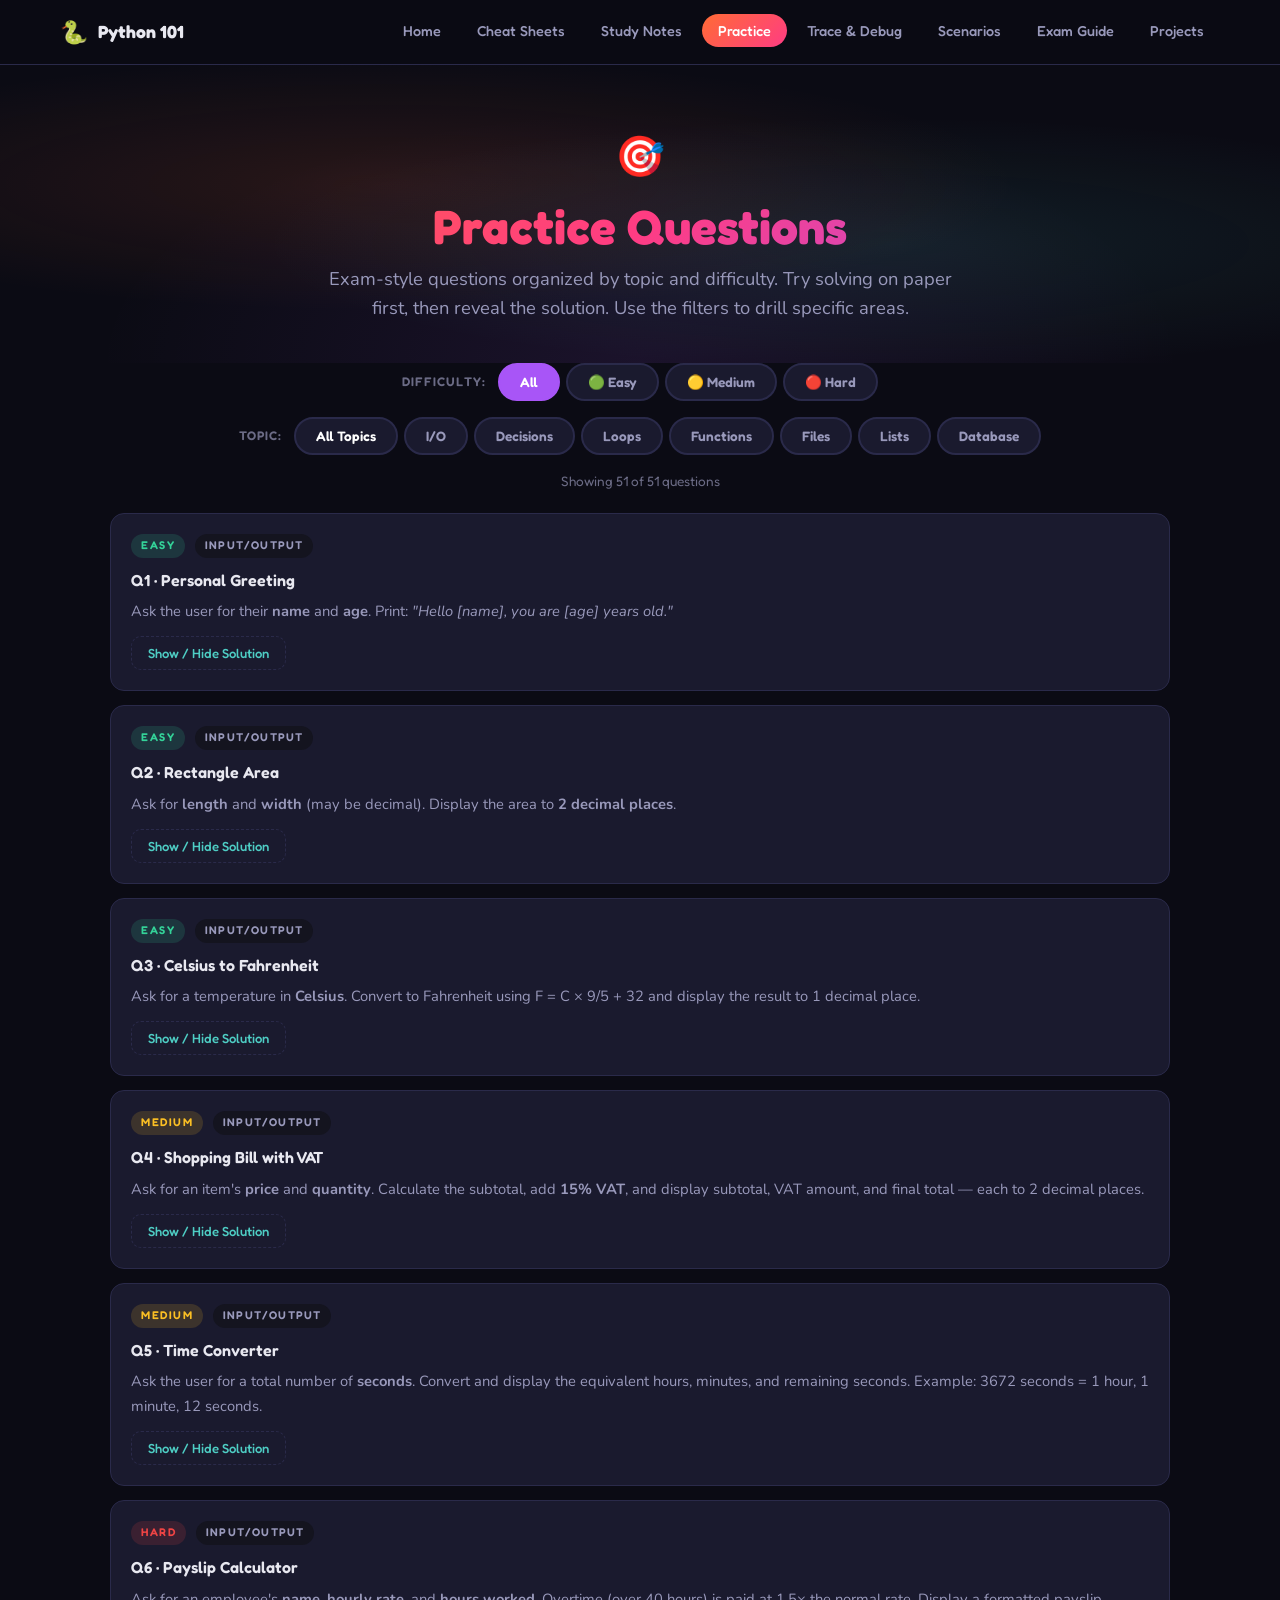
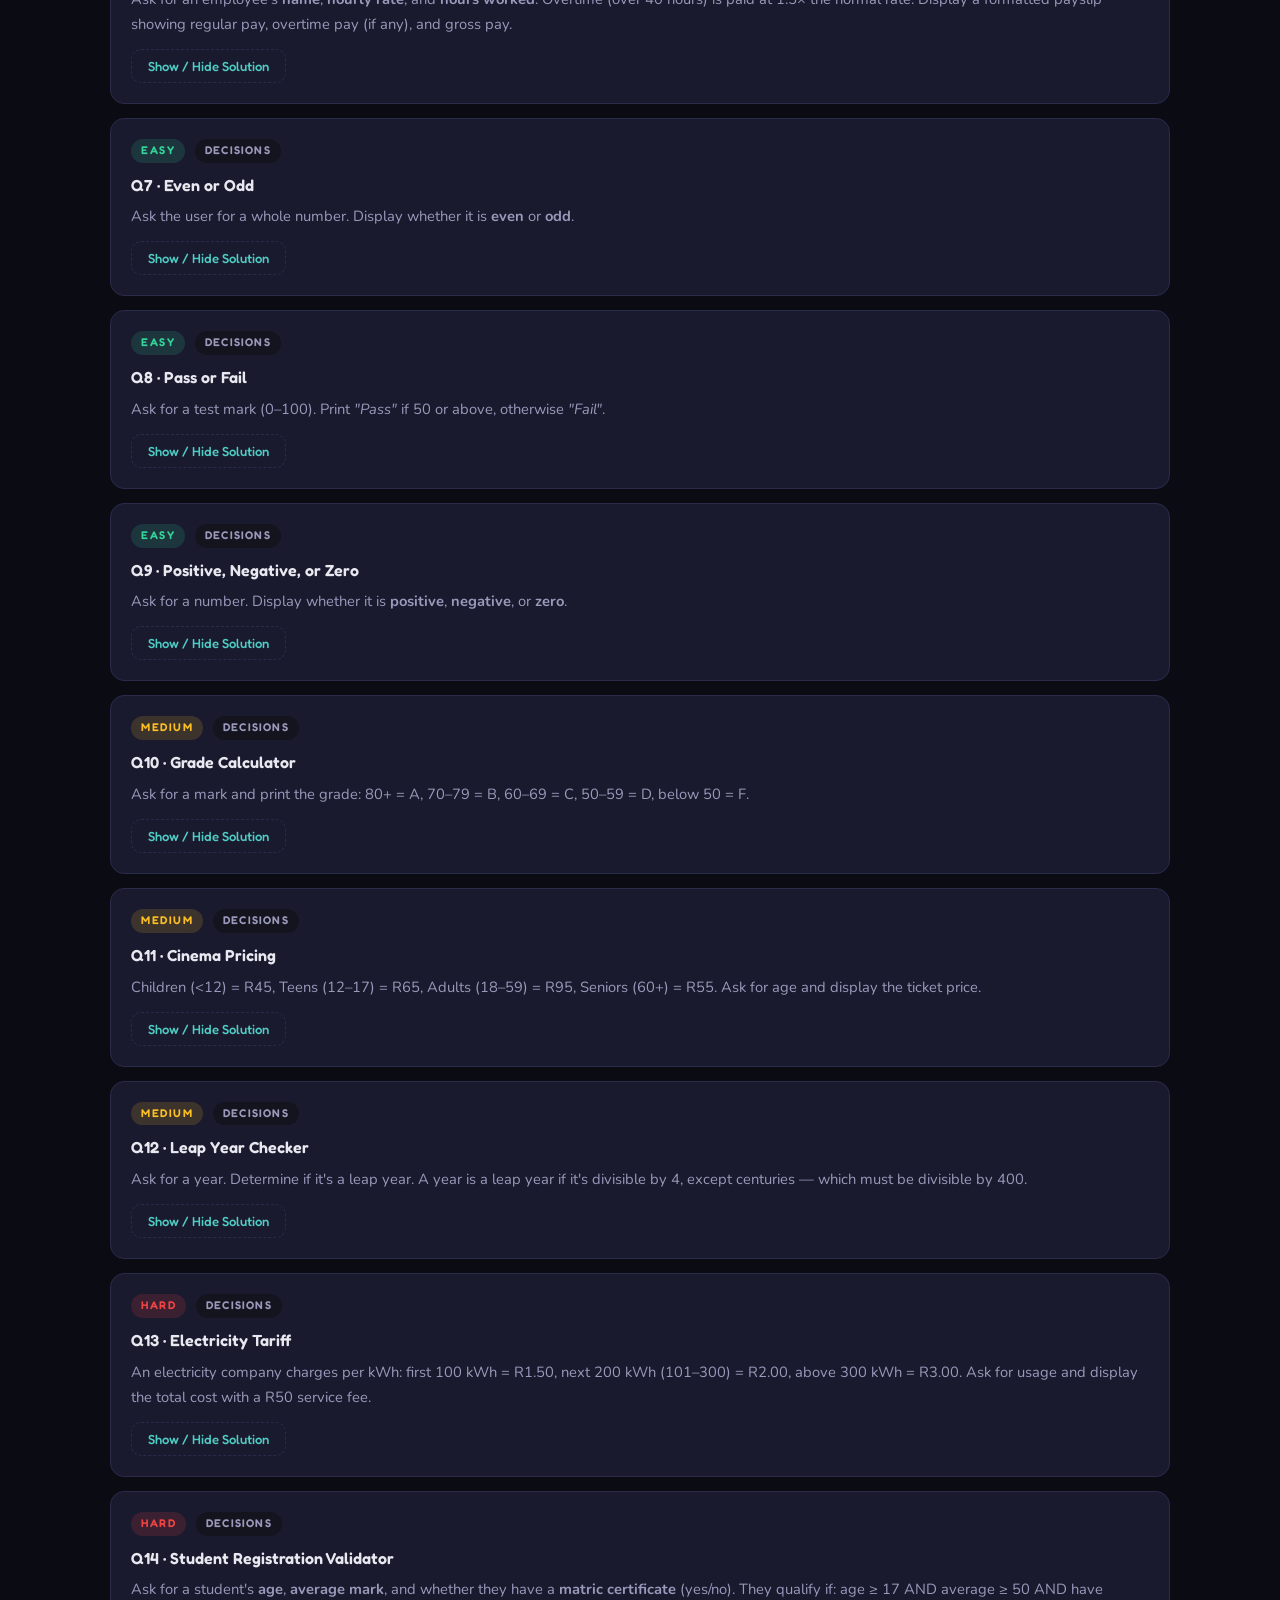
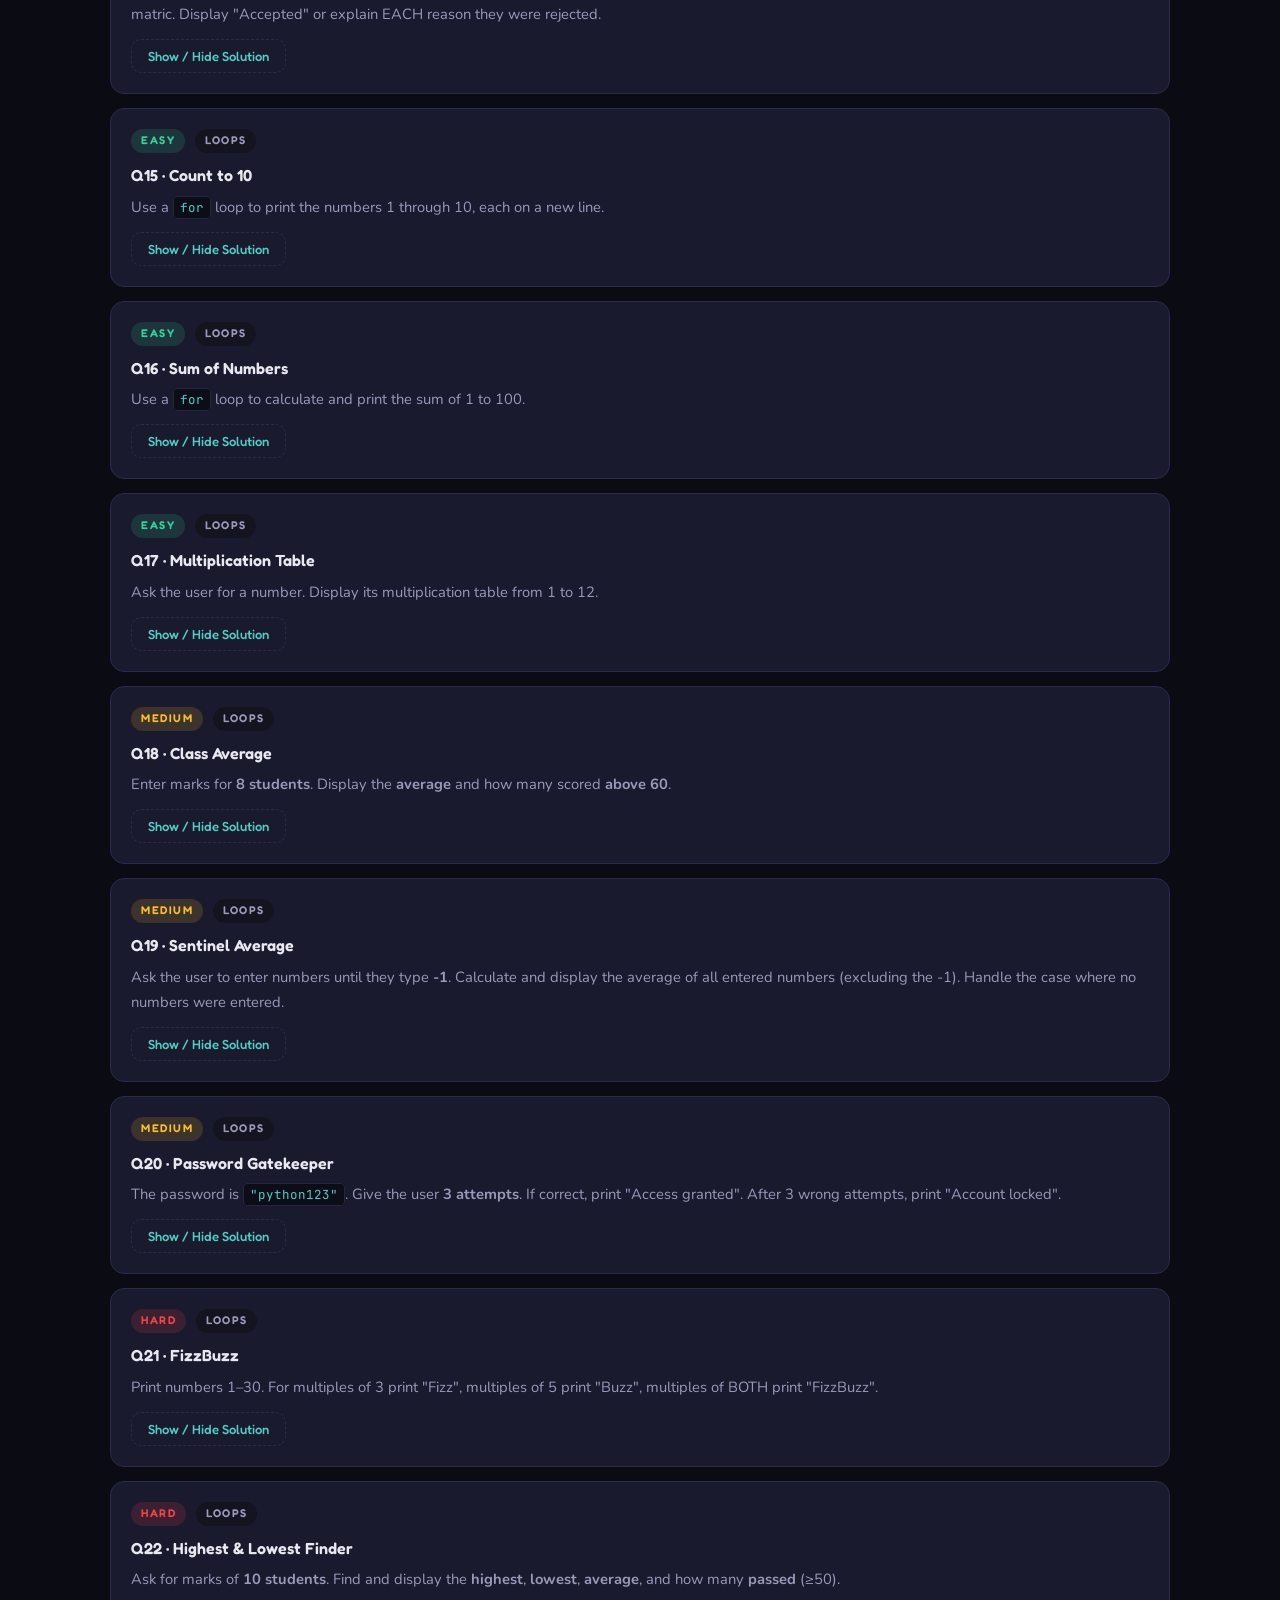
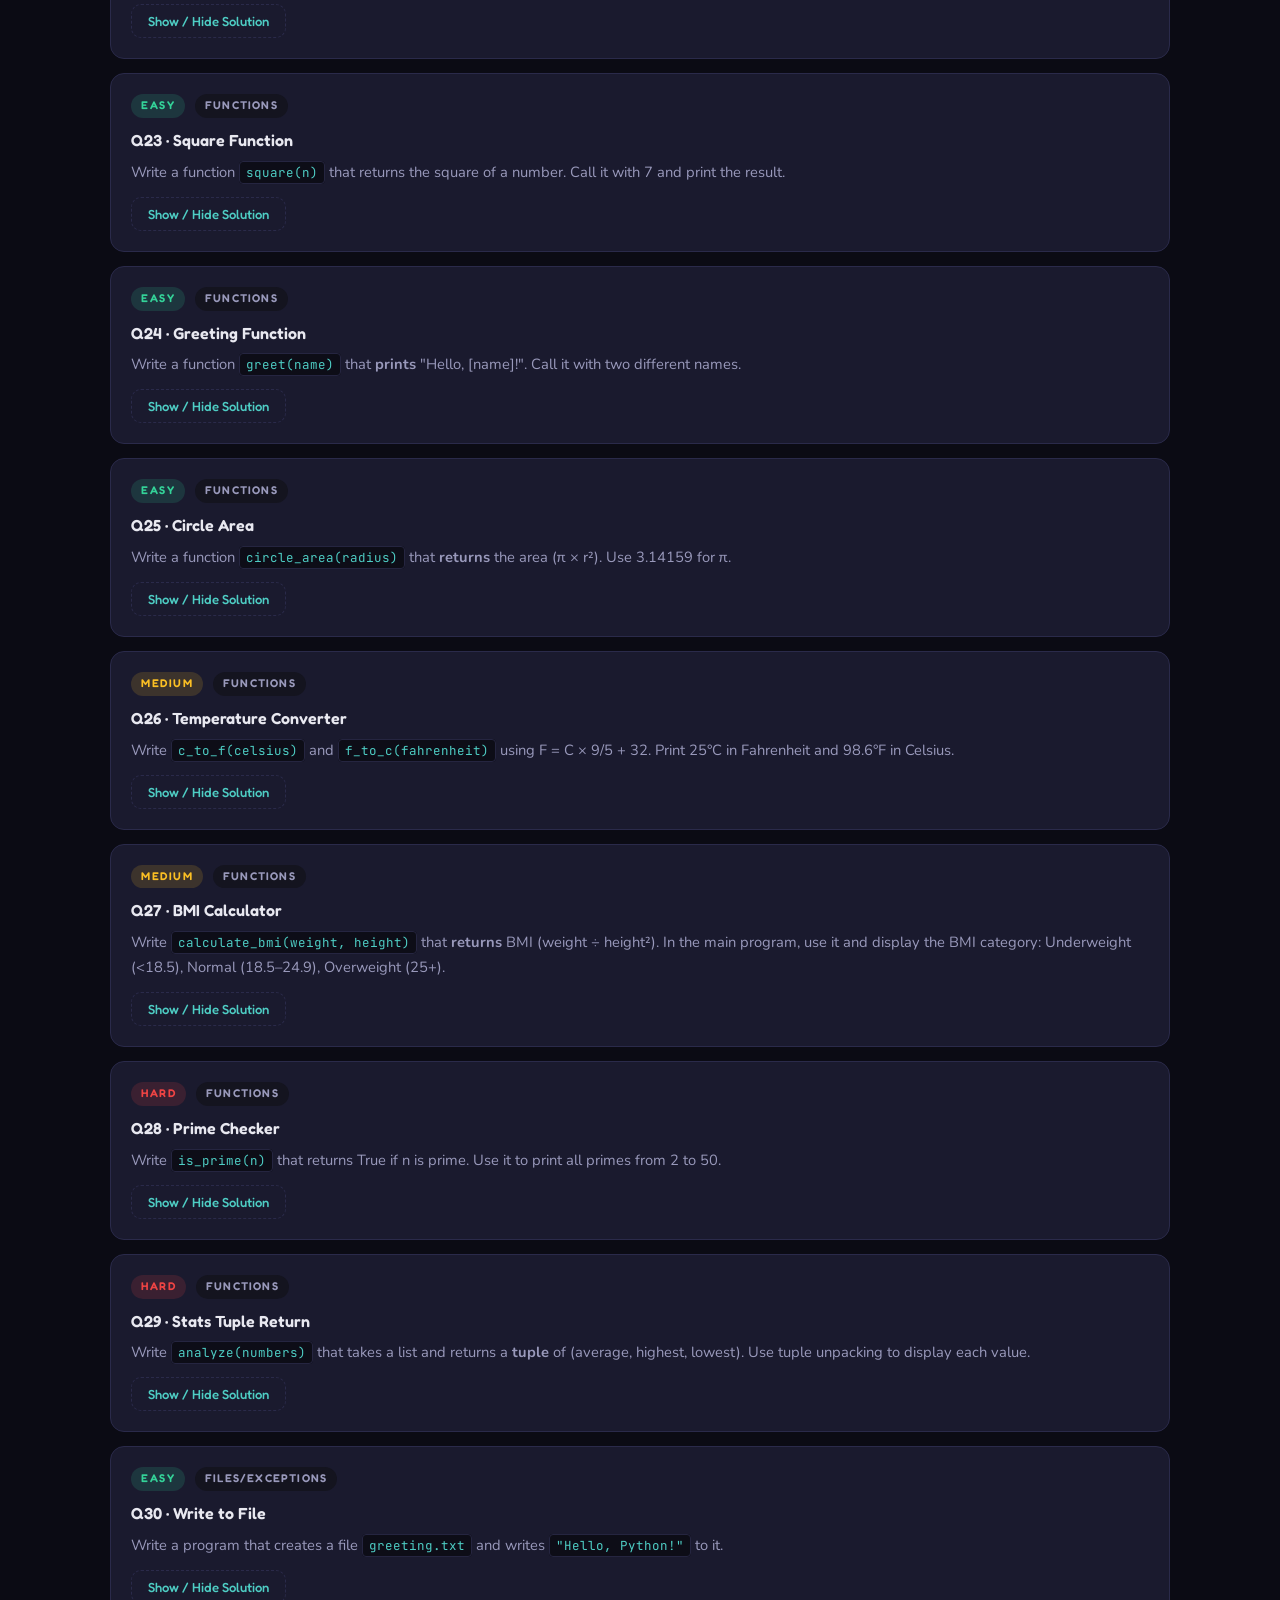
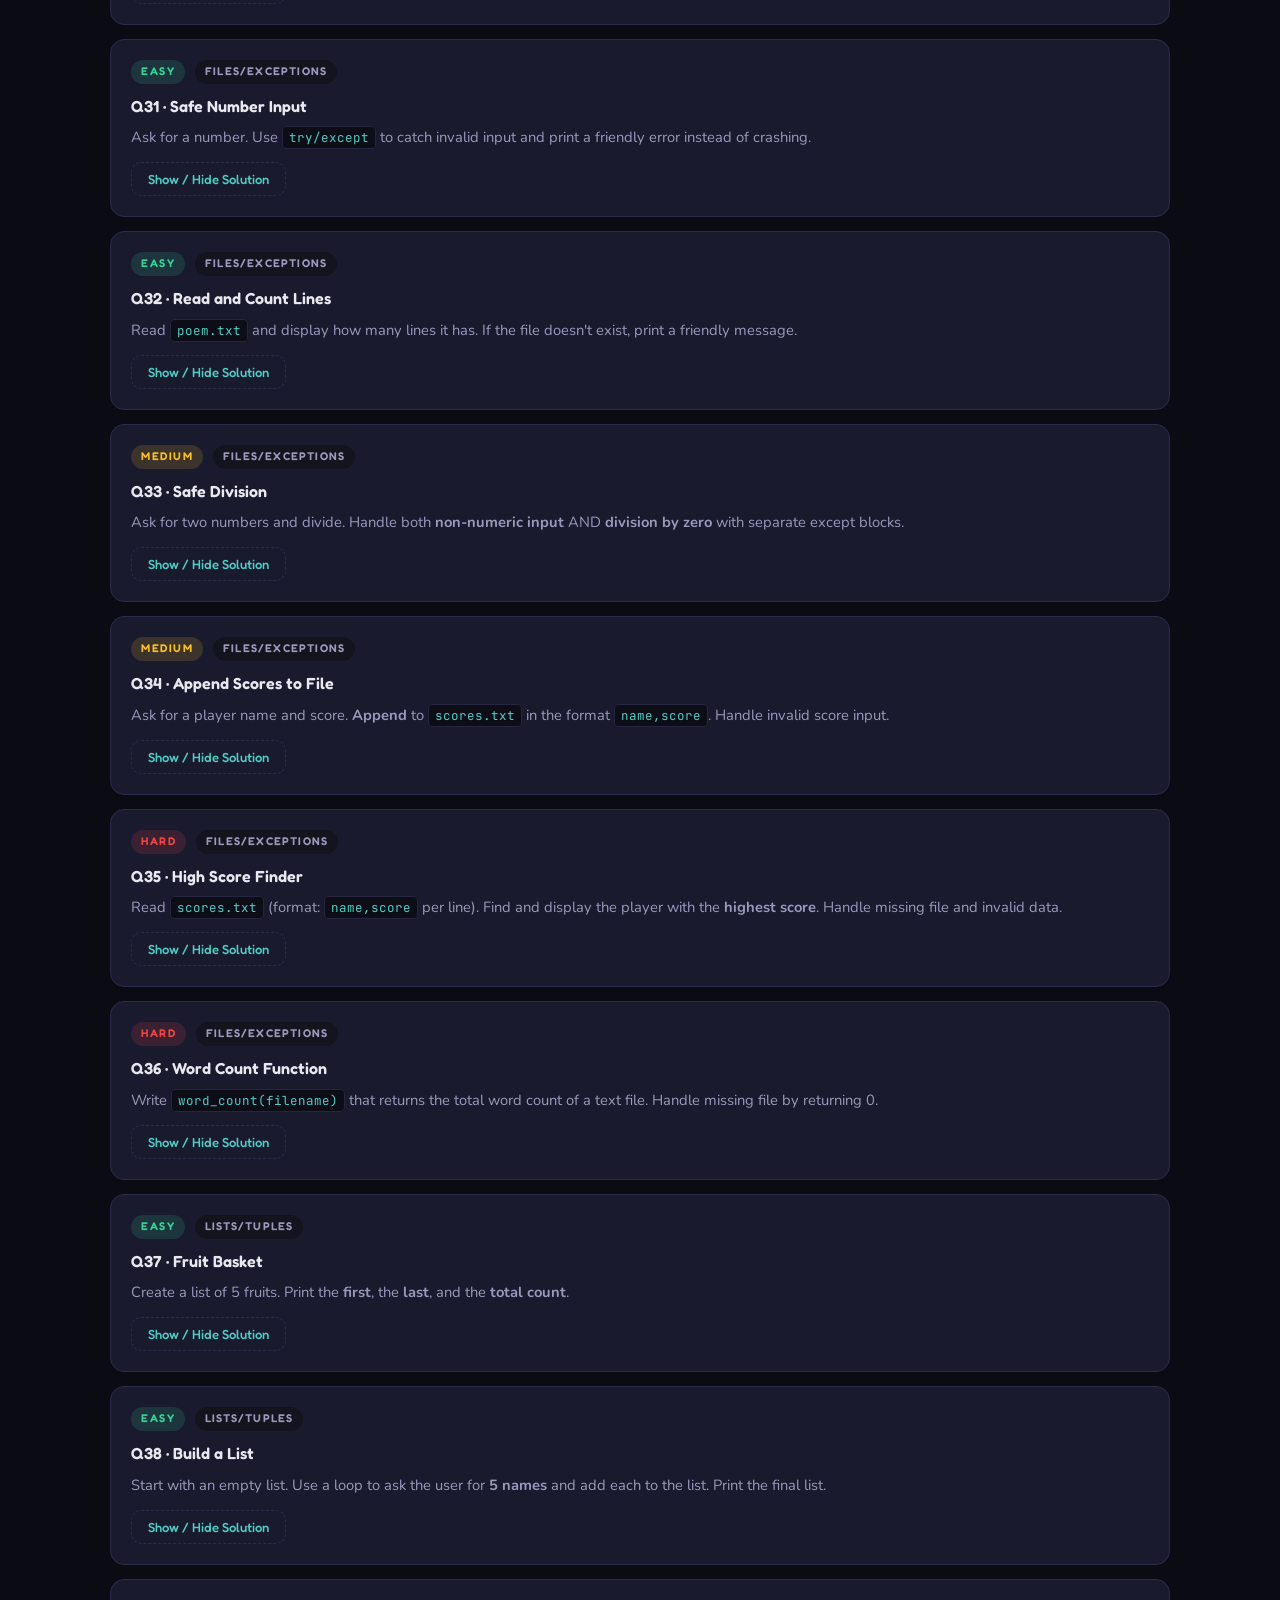
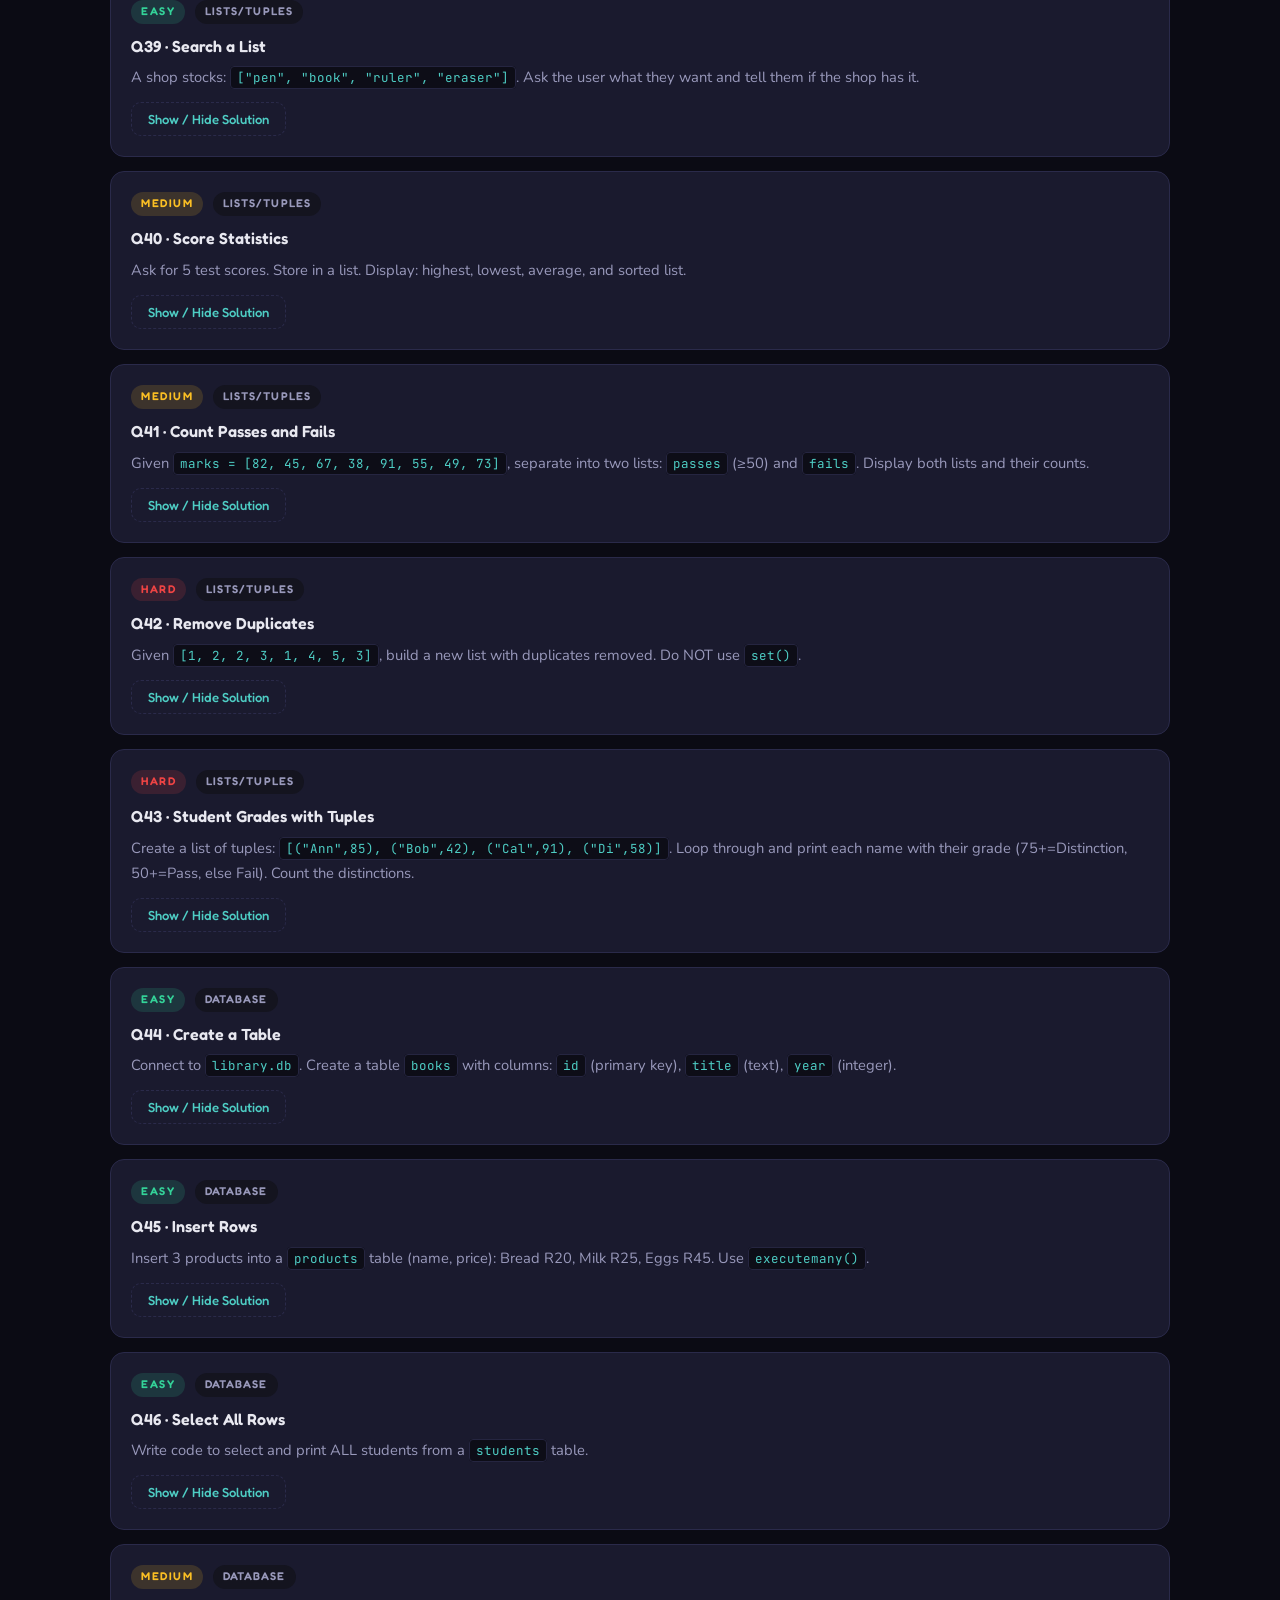
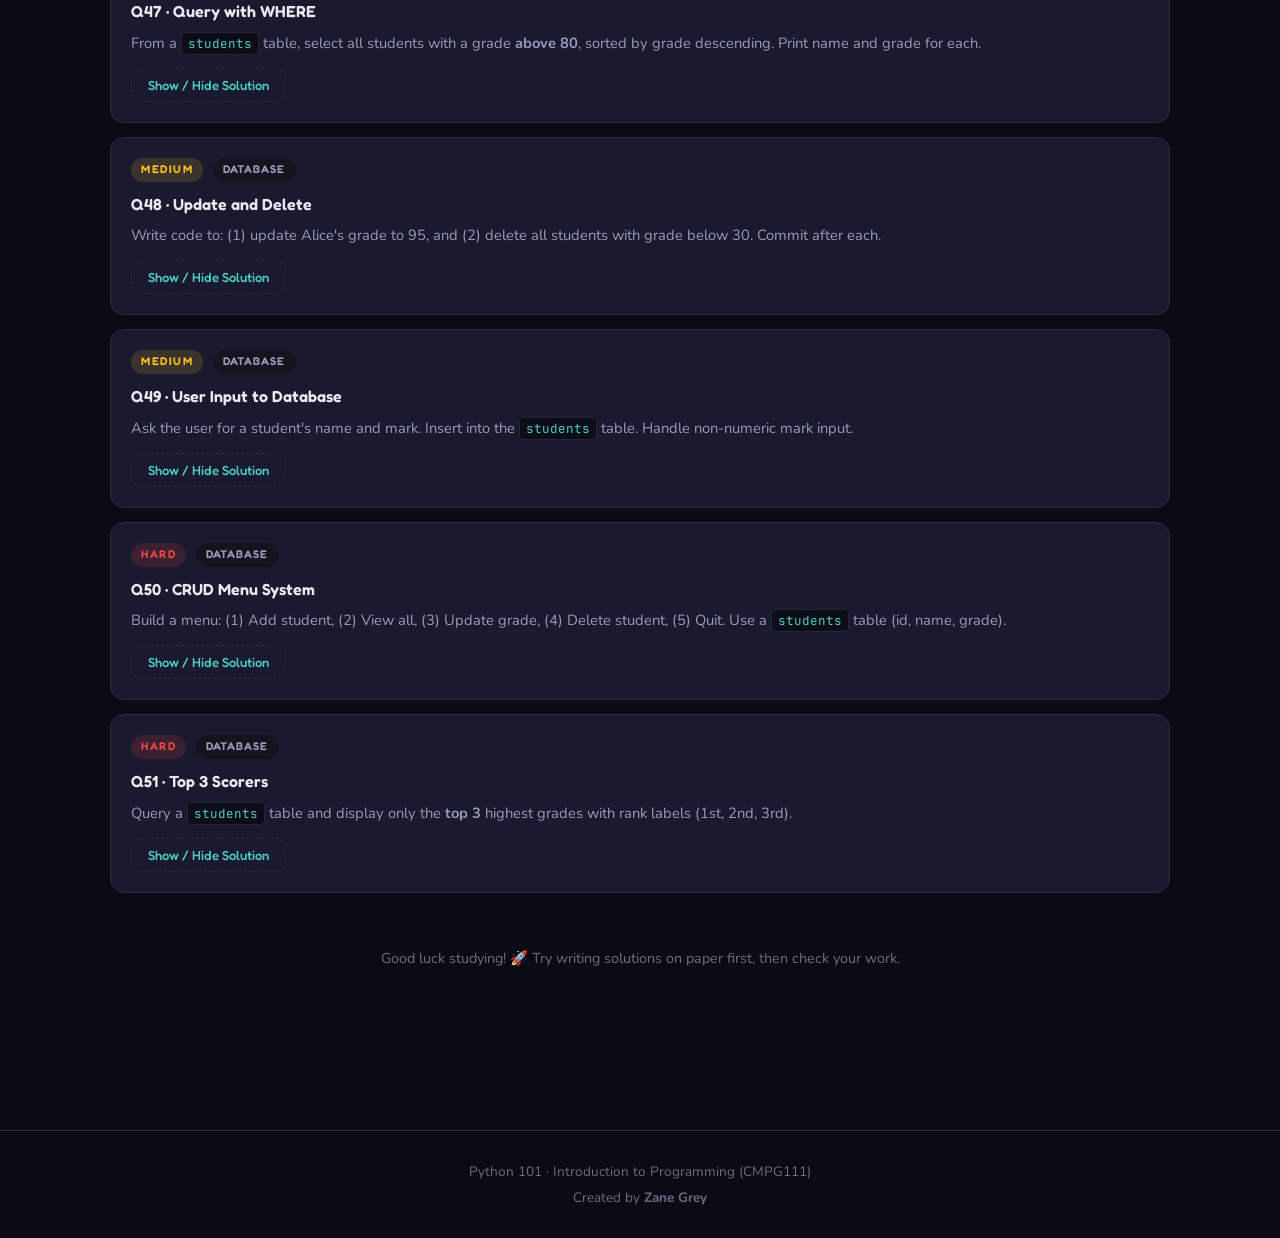
<file: practice.html>
<!DOCTYPE html>
<html lang="en">
<head>
<meta charset="UTF-8">
<meta name="viewport" content="width=device-width, initial-scale=1.0">
<title>Practice Questions — Python 101</title>
<link href="https://fonts.googleapis.com/css2?family=Fredoka:wght@400;500;600;700&family=JetBrains+Mono:wght@400;500;600&family=Nunito:wght@400;600;700;800&display=swap" rel="stylesheet">
<link rel="stylesheet" href="styles.css">
</head>
<body>

<nav class="topnav">
  <div class="topnav-inner">
    <a href="index.html" class="brand"><span class="brand-icon">🐍</span><span>Python 101</span></a>
    <button class="menu-toggle" id="menu-toggle" aria-label="Toggle menu">☰</button>
    <ul class="nav-links" id="nav-links">
      <li><a href="index.html">Home</a></li>
      <li><a href="cheatsheets.html">Cheat Sheets</a></li>
      <li><a href="notes.html">Study Notes</a></li>
      <li><a href="practice.html" class="active">Practice</a></li>
      <li><a href="trace.html">Trace &amp; Debug</a></li>
      <li><a href="scenarios.html">Scenarios</a></li>
      <li><a href="guide.html">Exam Guide</a></li>
      <li><a href="projects.html">Projects</a></li>
    </ul>
  </div>
</nav>

<section class="hero">
  <div class="hero-icon">🎯</div>
  <h1>Practice Questions</h1>
  <p class="subtitle">Exam-style questions organized by topic and difficulty. Try solving on paper first, then reveal the solution. Use the filters to drill specific areas.</p>
</section>

<main class="container">

  <!-- FILTERS -->
  <div class="filter-row">
    <label>Difficulty:</label>
    <div class="filter-group">
      <button class="diff-btn" data-diff="all" data-active="true">All</button>
      <button class="diff-btn" data-diff="easy">🟢 Easy</button>
      <button class="diff-btn" data-diff="medium">🟡 Medium</button>
      <button class="diff-btn" data-diff="hard">🔴 Hard</button>
    </div>
  </div>
  <div class="filter-row">
    <label>Topic:</label>
    <div class="filter-group">
      <button class="diff-btn topic-filter-btn" data-topic-filter="all" data-active="true">All Topics</button>
      <button class="diff-btn topic-filter-btn" data-topic-filter="1">I/O</button>
      <button class="diff-btn topic-filter-btn" data-topic-filter="2">Decisions</button>
      <button class="diff-btn topic-filter-btn" data-topic-filter="3">Loops</button>
      <button class="diff-btn topic-filter-btn" data-topic-filter="4">Functions</button>
      <button class="diff-btn topic-filter-btn" data-topic-filter="5">Files</button>
      <button class="diff-btn topic-filter-btn" data-topic-filter="6">Lists</button>
      <button class="diff-btn topic-filter-btn" data-topic-filter="7">Database</button>
    </div>
  </div>
  <div class="q-counter" id="q-counter"></div>


<!-- ═══════════════════════════════════════════════════════
     TOPIC 1 — INPUT, PROCESSING & OUTPUT
     ═══════════════════════════════════════════════════════ -->

<div class="exam-box" data-difficulty="easy" data-topic="1">
  <div class="exam-meta"><span class="exam-badge badge-easy">Easy</span><span class="topic-badge">Input/Output</span></div>
  <h4 class="exam-title">Q1 · Personal Greeting</h4>
  <p class="exam-question-text">Ask the user for their <strong>name</strong> and <strong>age</strong>. Print: <em>"Hello [name], you are [age] years old."</em></p>
  <button class="solution-toggle">Show / Hide Solution</button>
  <div class="solution"><div class="solution-label">✅ Solution</div>
<pre><span class="bi">name</span> = <span class="fn">input</span>(<span class="st">"Name: "</span>)
<span class="bi">age</span>  = <span class="fn">int</span>(<span class="fn">input</span>(<span class="st">"Age: "</span>))
<span class="fn">print</span>(<span class="st">f"Hello {name}, you are {age} years old."</span>)</pre>
  <div class="solution-explanation"><code>input()</code> returns a string — wrap with <code>int()</code> for numbers. The <code>f</code> prefix enables variable embedding via <code>{ }</code>.</div></div>
</div>

<div class="exam-box" data-difficulty="easy" data-topic="1">
  <div class="exam-meta"><span class="exam-badge badge-easy">Easy</span><span class="topic-badge">Input/Output</span></div>
  <h4 class="exam-title">Q2 · Rectangle Area</h4>
  <p class="exam-question-text">Ask for <strong>length</strong> and <strong>width</strong> (may be decimal). Display the area to <strong>2 decimal places</strong>.</p>
  <button class="solution-toggle">Show / Hide Solution</button>
  <div class="solution"><div class="solution-label">✅ Solution</div>
<pre><span class="bi">length</span> = <span class="fn">float</span>(<span class="fn">input</span>(<span class="st">"Length (m): "</span>))
<span class="bi">width</span>  = <span class="fn">float</span>(<span class="fn">input</span>(<span class="st">"Width (m): "</span>))
<span class="bi">area</span>   = <span class="bi">length</span> * <span class="bi">width</span>
<span class="fn">print</span>(<span class="st">f"Area = {area:.2f} m²"</span>)</pre>
  <div class="solution-explanation">Use <code>float()</code> for decimals. <code>:.2f</code> formats to 2 decimal places.</div></div>
</div>

<div class="exam-box" data-difficulty="easy" data-topic="1">
  <div class="exam-meta"><span class="exam-badge badge-easy">Easy</span><span class="topic-badge">Input/Output</span></div>
  <h4 class="exam-title">Q3 · Celsius to Fahrenheit</h4>
  <p class="exam-question-text">Ask for a temperature in <strong>Celsius</strong>. Convert to Fahrenheit using F = C × 9/5 + 32 and display the result to 1 decimal place.</p>
  <button class="solution-toggle">Show / Hide Solution</button>
  <div class="solution"><div class="solution-label">✅ Solution</div>
<pre><span class="bi">celsius</span> = <span class="fn">float</span>(<span class="fn">input</span>(<span class="st">"Celsius: "</span>))
<span class="bi">fahr</span> = <span class="bi">celsius</span> * <span class="nb">9</span> / <span class="nb">5</span> + <span class="nb">32</span>
<span class="fn">print</span>(<span class="st">f"{celsius}°C = {fahr:.1f}°F"</span>)</pre>
  <div class="solution-explanation">Follow the formula exactly. <code>:.1f</code> gives 1 decimal place.</div></div>
</div>

<div class="exam-box" data-difficulty="medium" data-topic="1">
  <div class="exam-meta"><span class="exam-badge badge-medium">Medium</span><span class="topic-badge">Input/Output</span></div>
  <h4 class="exam-title">Q4 · Shopping Bill with VAT</h4>
  <p class="exam-question-text">Ask for an item's <strong>price</strong> and <strong>quantity</strong>. Calculate the subtotal, add <strong>15% VAT</strong>, and display subtotal, VAT amount, and final total — each to 2 decimal places.</p>
  <button class="solution-toggle">Show / Hide Solution</button>
  <div class="solution"><div class="solution-label">✅ Solution</div>
<pre><span class="bi">price</span>    = <span class="fn">float</span>(<span class="fn">input</span>(<span class="st">"Price per item (R): "</span>))
<span class="bi">quantity</span> = <span class="fn">int</span>(<span class="fn">input</span>(<span class="st">"Quantity: "</span>))
<span class="bi">subtotal</span> = <span class="bi">price</span> * <span class="bi">quantity</span>
<span class="bi">vat</span>      = <span class="bi">subtotal</span> * <span class="nb">0.15</span>
<span class="bi">total</span>    = <span class="bi">subtotal</span> + <span class="bi">vat</span>
<span class="fn">print</span>(<span class="st">f"Subtotal: R{subtotal:.2f}"</span>)
<span class="fn">print</span>(<span class="st">f"VAT (15%): R{vat:.2f}"</span>)
<span class="fn">print</span>(<span class="st">f"Total:    R{total:.2f}"</span>)</pre></div>
</div>

<div class="exam-box" data-difficulty="medium" data-topic="1">
  <div class="exam-meta"><span class="exam-badge badge-medium">Medium</span><span class="topic-badge">Input/Output</span></div>
  <h4 class="exam-title">Q5 · Time Converter</h4>
  <p class="exam-question-text">Ask the user for a total number of <strong>seconds</strong>. Convert and display the equivalent hours, minutes, and remaining seconds. Example: 3672 seconds = 1 hour, 1 minute, 12 seconds.</p>
  <button class="solution-toggle">Show / Hide Solution</button>
  <div class="solution"><div class="solution-label">✅ Solution</div>
<pre><span class="bi">total</span> = <span class="fn">int</span>(<span class="fn">input</span>(<span class="st">"Total seconds: "</span>))
<span class="bi">hours</span>   = <span class="bi">total</span> // <span class="nb">3600</span>
<span class="bi">minutes</span> = (<span class="bi">total</span> % <span class="nb">3600</span>) // <span class="nb">60</span>
<span class="bi">seconds</span> = <span class="bi">total</span> % <span class="nb">60</span>
<span class="fn">print</span>(<span class="st">f"{hours}h {minutes}m {seconds}s"</span>)</pre>
  <div class="solution-explanation"><code>//</code> gives whole division, <code>%</code> gives the remainder. Use <code>% 3600</code> to get leftover seconds after removing full hours.</div></div>
</div>

<div class="exam-box" data-difficulty="hard" data-topic="1">
  <div class="exam-meta"><span class="exam-badge badge-hard">Hard</span><span class="topic-badge">Input/Output</span></div>
  <h4 class="exam-title">Q6 · Payslip Calculator</h4>
  <p class="exam-question-text">Ask for an employee's <strong>name</strong>, <strong>hourly rate</strong>, and <strong>hours worked</strong>. Overtime (over 40 hours) is paid at 1.5× the normal rate. Display a formatted payslip showing regular pay, overtime pay (if any), and gross pay.</p>
  <button class="solution-toggle">Show / Hide Solution</button>
  <div class="solution"><div class="solution-label">✅ Solution</div>
<pre><span class="bi">name</span>  = <span class="fn">input</span>(<span class="st">"Employee name: "</span>)
<span class="bi">rate</span>  = <span class="fn">float</span>(<span class="fn">input</span>(<span class="st">"Hourly rate (R): "</span>))
<span class="bi">hours</span> = <span class="fn">float</span>(<span class="fn">input</span>(<span class="st">"Hours worked: "</span>))

<span class="kw">if</span> <span class="bi">hours</span> &gt; <span class="nb">40</span>:
    <span class="bi">regular_pay</span>  = <span class="nb">40</span> * <span class="bi">rate</span>
    <span class="bi">overtime_pay</span> = (<span class="bi">hours</span> - <span class="nb">40</span>) * <span class="bi">rate</span> * <span class="nb">1.5</span>
<span class="kw">else</span>:
    <span class="bi">regular_pay</span>  = <span class="bi">hours</span> * <span class="bi">rate</span>
    <span class="bi">overtime_pay</span> = <span class="nb">0</span>

<span class="bi">gross</span> = <span class="bi">regular_pay</span> + <span class="bi">overtime_pay</span>
<span class="fn">print</span>(<span class="st">f"\n--- Payslip for {name} ---"</span>)
<span class="fn">print</span>(<span class="st">f"Regular:  R{regular_pay:.2f}"</span>)
<span class="fn">print</span>(<span class="st">f"Overtime: R{overtime_pay:.2f}"</span>)
<span class="fn">print</span>(<span class="st">f"Gross:    R{gross:.2f}"</span>)</pre>
  <div class="solution-explanation">Only hours above 40 attract the 1.5× multiplier. The regular component is always capped at 40 hours.</div></div>
</div>

<!-- ═══════════════════════════════════════════════════════
     TOPIC 2 — DECISION STRUCTURES
     ═══════════════════════════════════════════════════════ -->

<div class="exam-box" data-difficulty="easy" data-topic="2">
  <div class="exam-meta"><span class="exam-badge badge-easy">Easy</span><span class="topic-badge">Decisions</span></div>
  <h4 class="exam-title">Q7 · Even or Odd</h4>
  <p class="exam-question-text">Ask the user for a whole number. Display whether it is <strong>even</strong> or <strong>odd</strong>.</p>
  <button class="solution-toggle">Show / Hide Solution</button>
  <div class="solution"><div class="solution-label">✅ Solution</div>
<pre><span class="bi">num</span> = <span class="fn">int</span>(<span class="fn">input</span>(<span class="st">"Enter a number: "</span>))
<span class="kw">if</span> <span class="bi">num</span> % <span class="nb">2</span> == <span class="nb">0</span>:
    <span class="fn">print</span>(<span class="st">f"{num} is even"</span>)
<span class="kw">else</span>:
    <span class="fn">print</span>(<span class="st">f"{num} is odd"</span>)</pre>
  <div class="solution-explanation"><code>%</code> gives the remainder. Even numbers have a remainder of 0 when divided by 2.</div></div>
</div>

<div class="exam-box" data-difficulty="easy" data-topic="2">
  <div class="exam-meta"><span class="exam-badge badge-easy">Easy</span><span class="topic-badge">Decisions</span></div>
  <h4 class="exam-title">Q8 · Pass or Fail</h4>
  <p class="exam-question-text">Ask for a test mark (0–100). Print <em>"Pass"</em> if 50 or above, otherwise <em>"Fail"</em>.</p>
  <button class="solution-toggle">Show / Hide Solution</button>
  <div class="solution"><div class="solution-label">✅ Solution</div>
<pre><span class="bi">mark</span> = <span class="fn">int</span>(<span class="fn">input</span>(<span class="st">"Mark: "</span>))
<span class="kw">if</span> <span class="bi">mark</span> &gt;= <span class="nb">50</span>:
    <span class="fn">print</span>(<span class="st">"Pass"</span>)
<span class="kw">else</span>:
    <span class="fn">print</span>(<span class="st">"Fail"</span>)</pre></div>
</div>

<div class="exam-box" data-difficulty="easy" data-topic="2">
  <div class="exam-meta"><span class="exam-badge badge-easy">Easy</span><span class="topic-badge">Decisions</span></div>
  <h4 class="exam-title">Q9 · Positive, Negative, or Zero</h4>
  <p class="exam-question-text">Ask for a number. Display whether it is <strong>positive</strong>, <strong>negative</strong>, or <strong>zero</strong>.</p>
  <button class="solution-toggle">Show / Hide Solution</button>
  <div class="solution"><div class="solution-label">✅ Solution</div>
<pre><span class="bi">num</span> = <span class="fn">float</span>(<span class="fn">input</span>(<span class="st">"Number: "</span>))
<span class="kw">if</span> <span class="bi">num</span> &gt; <span class="nb">0</span>:
    <span class="fn">print</span>(<span class="st">"Positive"</span>)
<span class="kw">elif</span> <span class="bi">num</span> &lt; <span class="nb">0</span>:
    <span class="fn">print</span>(<span class="st">"Negative"</span>)
<span class="kw">else</span>:
    <span class="fn">print</span>(<span class="st">"Zero"</span>)</pre></div>
</div>

<div class="exam-box" data-difficulty="medium" data-topic="2">
  <div class="exam-meta"><span class="exam-badge badge-medium">Medium</span><span class="topic-badge">Decisions</span></div>
  <h4 class="exam-title">Q10 · Grade Calculator</h4>
  <p class="exam-question-text">Ask for a mark and print the grade: 80+ = A, 70–79 = B, 60–69 = C, 50–59 = D, below 50 = F.</p>
  <button class="solution-toggle">Show / Hide Solution</button>
  <div class="solution"><div class="solution-label">✅ Solution</div>
<pre><span class="bi">mark</span> = <span class="fn">int</span>(<span class="fn">input</span>(<span class="st">"Mark: "</span>))
<span class="kw">if</span> <span class="bi">mark</span> &gt;= <span class="nb">80</span>:    <span class="bi">grade</span> = <span class="st">"A"</span>
<span class="kw">elif</span> <span class="bi">mark</span> &gt;= <span class="nb">70</span>:  <span class="bi">grade</span> = <span class="st">"B"</span>
<span class="kw">elif</span> <span class="bi">mark</span> &gt;= <span class="nb">60</span>:  <span class="bi">grade</span> = <span class="st">"C"</span>
<span class="kw">elif</span> <span class="bi">mark</span> &gt;= <span class="nb">50</span>:  <span class="bi">grade</span> = <span class="st">"D"</span>
<span class="kw">else</span>:              <span class="bi">grade</span> = <span class="st">"F"</span>
<span class="fn">print</span>(<span class="st">f"Grade: {grade}"</span>)</pre>
  <div class="solution-explanation">Check highest first — if you check <code>&gt;= 50</code> before <code>&gt;= 80</code>, a mark of 90 would get "D"!</div></div>
</div>

<div class="exam-box" data-difficulty="medium" data-topic="2">
  <div class="exam-meta"><span class="exam-badge badge-medium">Medium</span><span class="topic-badge">Decisions</span></div>
  <h4 class="exam-title">Q11 · Cinema Pricing</h4>
  <p class="exam-question-text">Children (&lt;12) = R45, Teens (12–17) = R65, Adults (18–59) = R95, Seniors (60+) = R55. Ask for age and display the ticket price.</p>
  <button class="solution-toggle">Show / Hide Solution</button>
  <div class="solution"><div class="solution-label">✅ Solution</div>
<pre><span class="bi">age</span> = <span class="fn">int</span>(<span class="fn">input</span>(<span class="st">"Age: "</span>))
<span class="kw">if</span> <span class="bi">age</span> &lt; <span class="nb">12</span>:      <span class="bi">price</span> = <span class="nb">45</span>
<span class="kw">elif</span> <span class="bi">age</span> &lt;= <span class="nb">17</span>:   <span class="bi">price</span> = <span class="nb">65</span>
<span class="kw">elif</span> <span class="bi">age</span> &lt;= <span class="nb">59</span>:   <span class="bi">price</span> = <span class="nb">95</span>
<span class="kw">else</span>:               <span class="bi">price</span> = <span class="nb">55</span>
<span class="fn">print</span>(<span class="st">f"Ticket: R{price}"</span>)</pre></div>
</div>

<div class="exam-box" data-difficulty="medium" data-topic="2">
  <div class="exam-meta"><span class="exam-badge badge-medium">Medium</span><span class="topic-badge">Decisions</span></div>
  <h4 class="exam-title">Q12 · Leap Year Checker</h4>
  <p class="exam-question-text">Ask for a year. Determine if it's a leap year. A year is a leap year if it's divisible by 4, except centuries — which must be divisible by 400.</p>
  <button class="solution-toggle">Show / Hide Solution</button>
  <div class="solution"><div class="solution-label">✅ Solution</div>
<pre><span class="bi">year</span> = <span class="fn">int</span>(<span class="fn">input</span>(<span class="st">"Year: "</span>))
<span class="kw">if</span> (<span class="bi">year</span> % <span class="nb">4</span> == <span class="nb">0</span> <span class="kw">and</span> <span class="bi">year</span> % <span class="nb">100</span> != <span class="nb">0</span>) <span class="kw">or</span> (<span class="bi">year</span> % <span class="nb">400</span> == <span class="nb">0</span>):
    <span class="fn">print</span>(<span class="st">f"{year} is a leap year"</span>)
<span class="kw">else</span>:
    <span class="fn">print</span>(<span class="st">f"{year} is not a leap year"</span>)</pre>
  <div class="solution-explanation">Uses both <code>and</code> and <code>or</code>. Test: 2024 = leap, 1900 = not leap, 2000 = leap.</div></div>
</div>

<div class="exam-box" data-difficulty="hard" data-topic="2">
  <div class="exam-meta"><span class="exam-badge badge-hard">Hard</span><span class="topic-badge">Decisions</span></div>
  <h4 class="exam-title">Q13 · Electricity Tariff</h4>
  <p class="exam-question-text">An electricity company charges per kWh: first 100 kWh = R1.50, next 200 kWh (101–300) = R2.00, above 300 kWh = R3.00. Ask for usage and display the total cost with a R50 service fee.</p>
  <button class="solution-toggle">Show / Hide Solution</button>
  <div class="solution"><div class="solution-label">✅ Solution</div>
<pre><span class="bi">usage</span> = <span class="fn">float</span>(<span class="fn">input</span>(<span class="st">"kWh used: "</span>))
<span class="kw">if</span> <span class="bi">usage</span> &lt;= <span class="nb">100</span>:
    <span class="bi">cost</span> = <span class="bi">usage</span> * <span class="nb">1.50</span>
<span class="kw">elif</span> <span class="bi">usage</span> &lt;= <span class="nb">300</span>:
    <span class="bi">cost</span> = <span class="nb">100</span> * <span class="nb">1.50</span> + (<span class="bi">usage</span> - <span class="nb">100</span>) * <span class="nb">2.00</span>
<span class="kw">else</span>:
    <span class="bi">cost</span> = <span class="nb">100</span> * <span class="nb">1.50</span> + <span class="nb">200</span> * <span class="nb">2.00</span> + (<span class="bi">usage</span> - <span class="nb">300</span>) * <span class="nb">3.00</span>
<span class="bi">total</span> = <span class="bi">cost</span> + <span class="nb">50</span>
<span class="fn">print</span>(<span class="st">f"Usage cost: R{cost:.2f}"</span>)
<span class="fn">print</span>(<span class="st">f"Service fee: R50.00"</span>)
<span class="fn">print</span>(<span class="st">f"Total: R{total:.2f}"</span>)</pre>
  <div class="solution-explanation">Tiered pricing: each tier is calculated separately. For 350 kWh: (100 × 1.50) + (200 × 2.00) + (50 × 3.00) + 50 = R750.</div></div>
</div>

<div class="exam-box" data-difficulty="hard" data-topic="2">
  <div class="exam-meta"><span class="exam-badge badge-hard">Hard</span><span class="topic-badge">Decisions</span></div>
  <h4 class="exam-title">Q14 · Student Registration Validator</h4>
  <p class="exam-question-text">Ask for a student's <strong>age</strong>, <strong>average mark</strong>, and whether they have a <strong>matric certificate</strong> (yes/no). They qualify if: age ≥ 17 AND average ≥ 50 AND have matric. Display "Accepted" or explain EACH reason they were rejected.</p>
  <button class="solution-toggle">Show / Hide Solution</button>
  <div class="solution"><div class="solution-label">✅ Solution</div>
<pre><span class="bi">age</span>    = <span class="fn">int</span>(<span class="fn">input</span>(<span class="st">"Age: "</span>))
<span class="bi">avg</span>    = <span class="fn">float</span>(<span class="fn">input</span>(<span class="st">"Average mark: "</span>))
<span class="bi">matric</span> = <span class="fn">input</span>(<span class="st">"Matric certificate? (yes/no): "</span>)

<span class="kw">if</span> <span class="bi">age</span> &gt;= <span class="nb">17</span> <span class="kw">and</span> <span class="bi">avg</span> &gt;= <span class="nb">50</span> <span class="kw">and</span> <span class="bi">matric</span> == <span class="st">"yes"</span>:
    <span class="fn">print</span>(<span class="st">"Accepted!"</span>)
<span class="kw">else</span>:
    <span class="fn">print</span>(<span class="st">"Rejected:"</span>)
    <span class="kw">if</span> <span class="bi">age</span> &lt; <span class="nb">17</span>:
        <span class="fn">print</span>(<span class="st">"  - Must be at least 17"</span>)
    <span class="kw">if</span> <span class="bi">avg</span> &lt; <span class="nb">50</span>:
        <span class="fn">print</span>(<span class="st">"  - Average mark below 50"</span>)
    <span class="kw">if</span> <span class="bi">matric</span> != <span class="st">"yes"</span>:
        <span class="fn">print</span>(<span class="st">"  - No matric certificate"</span>)</pre>
  <div class="solution-explanation">Uses separate <code>if</code> (not <code>elif</code>) in the else block so ALL reasons are shown, not just the first.</div></div>
</div>

<!-- ═══════════════════════════════════════════════════════
     TOPIC 3 — REPETITION STRUCTURES
     ═══════════════════════════════════════════════════════ -->

<div class="exam-box" data-difficulty="easy" data-topic="3">
  <div class="exam-meta"><span class="exam-badge badge-easy">Easy</span><span class="topic-badge">Loops</span></div>
  <h4 class="exam-title">Q15 · Count to 10</h4>
  <p class="exam-question-text">Use a <code>for</code> loop to print the numbers 1 through 10, each on a new line.</p>
  <button class="solution-toggle">Show / Hide Solution</button>
  <div class="solution"><div class="solution-label">✅ Solution</div>
<pre><span class="kw">for</span> <span class="bi">i</span> <span class="kw">in</span> <span class="fn">range</span>(<span class="nb">1</span>, <span class="nb">11</span>):
    <span class="fn">print</span>(<span class="bi">i</span>)</pre>
  <div class="solution-explanation"><code>range(1, 11)</code> gives 1–10. The stop value (11) is NOT included.</div></div>
</div>

<div class="exam-box" data-difficulty="easy" data-topic="3">
  <div class="exam-meta"><span class="exam-badge badge-easy">Easy</span><span class="topic-badge">Loops</span></div>
  <h4 class="exam-title">Q16 · Sum of Numbers</h4>
  <p class="exam-question-text">Use a <code>for</code> loop to calculate and print the sum of 1 to 100.</p>
  <button class="solution-toggle">Show / Hide Solution</button>
  <div class="solution"><div class="solution-label">✅ Solution</div>
<pre><span class="bi">total</span> = <span class="nb">0</span>
<span class="kw">for</span> <span class="bi">i</span> <span class="kw">in</span> <span class="fn">range</span>(<span class="nb">1</span>, <span class="nb">101</span>):
    <span class="bi">total</span> += <span class="bi">i</span>
<span class="fn">print</span>(<span class="st">f"Total: {total}"</span>)    <span class="cm"># 5050</span></pre>
  <div class="solution-explanation">The accumulator pattern: initialise <code>total = 0</code> BEFORE the loop, add inside.</div></div>
</div>

<div class="exam-box" data-difficulty="easy" data-topic="3">
  <div class="exam-meta"><span class="exam-badge badge-easy">Easy</span><span class="topic-badge">Loops</span></div>
  <h4 class="exam-title">Q17 · Multiplication Table</h4>
  <p class="exam-question-text">Ask the user for a number. Display its multiplication table from 1 to 12.</p>
  <button class="solution-toggle">Show / Hide Solution</button>
  <div class="solution"><div class="solution-label">✅ Solution</div>
<pre><span class="bi">num</span> = <span class="fn">int</span>(<span class="fn">input</span>(<span class="st">"Number: "</span>))
<span class="kw">for</span> <span class="bi">i</span> <span class="kw">in</span> <span class="fn">range</span>(<span class="nb">1</span>, <span class="nb">13</span>):
    <span class="fn">print</span>(<span class="st">f"{num} × {i} = {num * i}"</span>)</pre></div>
</div>

<div class="exam-box" data-difficulty="medium" data-topic="3">
  <div class="exam-meta"><span class="exam-badge badge-medium">Medium</span><span class="topic-badge">Loops</span></div>
  <h4 class="exam-title">Q18 · Class Average</h4>
  <p class="exam-question-text">Enter marks for <strong>8 students</strong>. Display the <strong>average</strong> and how many scored <strong>above 60</strong>.</p>
  <button class="solution-toggle">Show / Hide Solution</button>
  <div class="solution"><div class="solution-label">✅ Solution</div>
<pre><span class="bi">total</span> = <span class="nb">0</span>
<span class="bi">above_60</span> = <span class="nb">0</span>
<span class="kw">for</span> <span class="bi">i</span> <span class="kw">in</span> <span class="fn">range</span>(<span class="nb">8</span>):
    <span class="bi">mark</span> = <span class="fn">float</span>(<span class="fn">input</span>(<span class="st">f"Student {i+1}: "</span>))
    <span class="bi">total</span> += <span class="bi">mark</span>
    <span class="kw">if</span> <span class="bi">mark</span> &gt; <span class="nb">60</span>:
        <span class="bi">above_60</span> += <span class="nb">1</span>
<span class="fn">print</span>(<span class="st">f"Average: {total/8:.2f}"</span>)
<span class="fn">print</span>(<span class="st">f"Above 60: {above_60}"</span>)</pre>
  <div class="solution-explanation">Combines accumulator (<code>total</code>) and counter (<code>above_60</code>) patterns in one loop.</div></div>
</div>

<div class="exam-box" data-difficulty="medium" data-topic="3">
  <div class="exam-meta"><span class="exam-badge badge-medium">Medium</span><span class="topic-badge">Loops</span></div>
  <h4 class="exam-title">Q19 · Sentinel Average</h4>
  <p class="exam-question-text">Ask the user to enter numbers until they type <strong>-1</strong>. Calculate and display the average of all entered numbers (excluding the -1). Handle the case where no numbers were entered.</p>
  <button class="solution-toggle">Show / Hide Solution</button>
  <div class="solution"><div class="solution-label">✅ Solution</div>
<pre><span class="bi">total</span> = <span class="nb">0</span>
<span class="bi">count</span> = <span class="nb">0</span>
<span class="bi">num</span> = <span class="fn">float</span>(<span class="fn">input</span>(<span class="st">"Number (-1 to stop): "</span>))
<span class="kw">while</span> <span class="bi">num</span> != -<span class="nb">1</span>:
    <span class="bi">total</span> += <span class="bi">num</span>
    <span class="bi">count</span> += <span class="nb">1</span>
    <span class="bi">num</span> = <span class="fn">float</span>(<span class="fn">input</span>(<span class="st">"Number (-1 to stop): "</span>))
<span class="kw">if</span> <span class="bi">count</span> &gt; <span class="nb">0</span>:
    <span class="fn">print</span>(<span class="st">f"Average: {total/count:.2f}"</span>)
<span class="kw">else</span>:
    <span class="fn">print</span>(<span class="st">"No numbers entered."</span>)</pre>
  <div class="solution-explanation">Sentinel loop with priming read. Check <code>count &gt; 0</code> before dividing to avoid ZeroDivisionError.</div></div>
</div>

<div class="exam-box" data-difficulty="medium" data-topic="3">
  <div class="exam-meta"><span class="exam-badge badge-medium">Medium</span><span class="topic-badge">Loops</span></div>
  <h4 class="exam-title">Q20 · Password Gatekeeper</h4>
  <p class="exam-question-text">The password is <code>"python123"</code>. Give the user <strong>3 attempts</strong>. If correct, print "Access granted". After 3 wrong attempts, print "Account locked".</p>
  <button class="solution-toggle">Show / Hide Solution</button>
  <div class="solution"><div class="solution-label">✅ Solution</div>
<pre><span class="bi">correct</span> = <span class="st">"python123"</span>
<span class="bi">attempts</span> = <span class="nb">0</span>
<span class="bi">logged_in</span> = <span class="kw">False</span>
<span class="kw">while</span> <span class="bi">attempts</span> &lt; <span class="nb">3</span>:
    <span class="bi">pw</span> = <span class="fn">input</span>(<span class="st">"Password: "</span>)
    <span class="bi">attempts</span> += <span class="nb">1</span>
    <span class="kw">if</span> <span class="bi">pw</span> == <span class="bi">correct</span>:
        <span class="fn">print</span>(<span class="st">"Access granted"</span>)
        <span class="bi">logged_in</span> = <span class="kw">True</span>
        <span class="kw">break</span>
    <span class="kw">else</span>:
        <span class="fn">print</span>(<span class="st">f"Wrong. {3 - attempts} attempts left."</span>)
<span class="kw">if</span> <span class="kw">not</span> <span class="bi">logged_in</span>:
    <span class="fn">print</span>(<span class="st">"Account locked."</span>)</pre>
  <div class="solution-explanation"><code>break</code> exits the loop immediately on success. The flag <code>logged_in</code> tracks whether we exited via break or exhausted all attempts.</div></div>
</div>

<div class="exam-box" data-difficulty="hard" data-topic="3">
  <div class="exam-meta"><span class="exam-badge badge-hard">Hard</span><span class="topic-badge">Loops</span></div>
  <h4 class="exam-title">Q21 · FizzBuzz</h4>
  <p class="exam-question-text">Print numbers 1–30. For multiples of 3 print "Fizz", multiples of 5 print "Buzz", multiples of BOTH print "FizzBuzz".</p>
  <button class="solution-toggle">Show / Hide Solution</button>
  <div class="solution"><div class="solution-label">✅ Solution</div>
<pre><span class="kw">for</span> <span class="bi">i</span> <span class="kw">in</span> <span class="fn">range</span>(<span class="nb">1</span>, <span class="nb">31</span>):
    <span class="kw">if</span> <span class="bi">i</span> % <span class="nb">3</span> == <span class="nb">0</span> <span class="kw">and</span> <span class="bi">i</span> % <span class="nb">5</span> == <span class="nb">0</span>:
        <span class="fn">print</span>(<span class="st">"FizzBuzz"</span>)
    <span class="kw">elif</span> <span class="bi">i</span> % <span class="nb">3</span> == <span class="nb">0</span>:
        <span class="fn">print</span>(<span class="st">"Fizz"</span>)
    <span class="kw">elif</span> <span class="bi">i</span> % <span class="nb">5</span> == <span class="nb">0</span>:
        <span class="fn">print</span>(<span class="st">"Buzz"</span>)
    <span class="kw">else</span>:
        <span class="fn">print</span>(<span class="bi">i</span>)</pre>
  <div class="solution-explanation">Check "both" FIRST! If you check <code>% 3</code> first, 15 prints "Fizz" instead of "FizzBuzz".</div></div>
</div>

<div class="exam-box" data-difficulty="hard" data-topic="3">
  <div class="exam-meta"><span class="exam-badge badge-hard">Hard</span><span class="topic-badge">Loops</span></div>
  <h4 class="exam-title">Q22 · Highest &amp; Lowest Finder</h4>
  <p class="exam-question-text">Ask for marks of <strong>10 students</strong>. Find and display the <strong>highest</strong>, <strong>lowest</strong>, <strong>average</strong>, and how many <strong>passed</strong> (≥50).</p>
  <button class="solution-toggle">Show / Hide Solution</button>
  <div class="solution"><div class="solution-label">✅ Solution</div>
<pre><span class="bi">highest</span> = -<span class="nb">1</span>
<span class="bi">lowest</span>  = <span class="nb">101</span>
<span class="bi">total</span>   = <span class="nb">0</span>
<span class="bi">passes</span>  = <span class="nb">0</span>
<span class="kw">for</span> <span class="bi">i</span> <span class="kw">in</span> <span class="fn">range</span>(<span class="nb">10</span>):
    <span class="bi">mark</span> = <span class="fn">float</span>(<span class="fn">input</span>(<span class="st">f"Student {i+1}: "</span>))
    <span class="bi">total</span> += <span class="bi">mark</span>
    <span class="kw">if</span> <span class="bi">mark</span> &gt; <span class="bi">highest</span>: <span class="bi">highest</span> = <span class="bi">mark</span>
    <span class="kw">if</span> <span class="bi">mark</span> &lt; <span class="bi">lowest</span>:  <span class="bi">lowest</span>  = <span class="bi">mark</span>
    <span class="kw">if</span> <span class="bi">mark</span> &gt;= <span class="nb">50</span>:    <span class="bi">passes</span> += <span class="nb">1</span>
<span class="fn">print</span>(<span class="st">f"Highest: {highest}"</span>)
<span class="fn">print</span>(<span class="st">f"Lowest:  {lowest}"</span>)
<span class="fn">print</span>(<span class="st">f"Average: {total/10:.1f}"</span>)
<span class="fn">print</span>(<span class="st">f"Passed:  {passes}/10"</span>)</pre>
  <div class="solution-explanation">Start <code>highest</code> very low and <code>lowest</code> very high so any real mark replaces them immediately.</div></div>
</div>


<!-- ═══════════════════════════════════════════════════════
     TOPIC 4 — FUNCTIONS
     ═══════════════════════════════════════════════════════ -->

<div class="exam-box" data-difficulty="easy" data-topic="4">
  <div class="exam-meta"><span class="exam-badge badge-easy">Easy</span><span class="topic-badge">Functions</span></div>
  <h4 class="exam-title">Q23 · Square Function</h4>
  <p class="exam-question-text">Write a function <code>square(n)</code> that returns the square of a number. Call it with 7 and print the result.</p>
  <button class="solution-toggle">Show / Hide Solution</button>
  <div class="solution"><div class="solution-label">✅ Solution</div>
<pre><span class="kw">def</span> <span class="fn">square</span>(<span class="bi">n</span>):
    <span class="kw">return</span> <span class="bi">n</span> ** <span class="nb">2</span>

<span class="fn">print</span>(<span class="fn">square</span>(<span class="nb">7</span>))   <span class="cm"># 49</span></pre></div>
</div>

<div class="exam-box" data-difficulty="easy" data-topic="4">
  <div class="exam-meta"><span class="exam-badge badge-easy">Easy</span><span class="topic-badge">Functions</span></div>
  <h4 class="exam-title">Q24 · Greeting Function</h4>
  <p class="exam-question-text">Write a function <code>greet(name)</code> that <strong>prints</strong> "Hello, [name]!". Call it with two different names.</p>
  <button class="solution-toggle">Show / Hide Solution</button>
  <div class="solution"><div class="solution-label">✅ Solution</div>
<pre><span class="kw">def</span> <span class="fn">greet</span>(<span class="bi">name</span>):
    <span class="fn">print</span>(<span class="st">f"Hello, {name}!"</span>)

<span class="fn">greet</span>(<span class="st">"Alice"</span>)
<span class="fn">greet</span>(<span class="st">"Bob"</span>)</pre>
  <div class="solution-explanation">This function uses <code>print()</code> because the question says "prints". It does not need <code>return</code>.</div></div>
</div>

<div class="exam-box" data-difficulty="easy" data-topic="4">
  <div class="exam-meta"><span class="exam-badge badge-easy">Easy</span><span class="topic-badge">Functions</span></div>
  <h4 class="exam-title">Q25 · Circle Area</h4>
  <p class="exam-question-text">Write a function <code>circle_area(radius)</code> that <strong>returns</strong> the area (π × r²). Use 3.14159 for π.</p>
  <button class="solution-toggle">Show / Hide Solution</button>
  <div class="solution"><div class="solution-label">✅ Solution</div>
<pre><span class="kw">def</span> <span class="fn">circle_area</span>(<span class="bi">radius</span>):
    <span class="kw">return</span> <span class="nb">3.14159</span> * <span class="bi">radius</span> ** <span class="nb">2</span>

<span class="bi">r</span> = <span class="fn">float</span>(<span class="fn">input</span>(<span class="st">"Radius: "</span>))
<span class="fn">print</span>(<span class="st">f"Area: {circle_area(r):.2f}"</span>)</pre></div>
</div>

<div class="exam-box" data-difficulty="medium" data-topic="4">
  <div class="exam-meta"><span class="exam-badge badge-medium">Medium</span><span class="topic-badge">Functions</span></div>
  <h4 class="exam-title">Q26 · Temperature Converter</h4>
  <p class="exam-question-text">Write <code>c_to_f(celsius)</code> and <code>f_to_c(fahrenheit)</code> using F = C × 9/5 + 32. Print 25°C in Fahrenheit and 98.6°F in Celsius.</p>
  <button class="solution-toggle">Show / Hide Solution</button>
  <div class="solution"><div class="solution-label">✅ Solution</div>
<pre><span class="kw">def</span> <span class="fn">c_to_f</span>(<span class="bi">c</span>):
    <span class="kw">return</span> <span class="bi">c</span> * <span class="nb">9</span> / <span class="nb">5</span> + <span class="nb">32</span>

<span class="kw">def</span> <span class="fn">f_to_c</span>(<span class="bi">f</span>):
    <span class="kw">return</span> (<span class="bi">f</span> - <span class="nb">32</span>) * <span class="nb">5</span> / <span class="nb">9</span>

<span class="fn">print</span>(<span class="st">f"25°C = {c_to_f(25):.1f}°F"</span>)
<span class="fn">print</span>(<span class="st">f"98.6°F = {f_to_c(98.6):.1f}°C"</span>)</pre></div>
</div>

<div class="exam-box" data-difficulty="medium" data-topic="4">
  <div class="exam-meta"><span class="exam-badge badge-medium">Medium</span><span class="topic-badge">Functions</span></div>
  <h4 class="exam-title">Q27 · BMI Calculator</h4>
  <p class="exam-question-text">Write <code>calculate_bmi(weight, height)</code> that <strong>returns</strong> BMI (weight ÷ height²). In the main program, use it and display the BMI category: Underweight (&lt;18.5), Normal (18.5–24.9), Overweight (25+).</p>
  <button class="solution-toggle">Show / Hide Solution</button>
  <div class="solution"><div class="solution-label">✅ Solution</div>
<pre><span class="kw">def</span> <span class="fn">calculate_bmi</span>(<span class="bi">weight</span>, <span class="bi">height</span>):
    <span class="kw">return</span> <span class="bi">weight</span> / (<span class="bi">height</span> ** <span class="nb">2</span>)

<span class="bi">w</span> = <span class="fn">float</span>(<span class="fn">input</span>(<span class="st">"Weight (kg): "</span>))
<span class="bi">h</span> = <span class="fn">float</span>(<span class="fn">input</span>(<span class="st">"Height (m): "</span>))
<span class="bi">bmi</span> = <span class="fn">calculate_bmi</span>(<span class="bi">w</span>, <span class="bi">h</span>)
<span class="fn">print</span>(<span class="st">f"BMI: {bmi:.1f}"</span>)
<span class="kw">if</span> <span class="bi">bmi</span> &lt; <span class="nb">18.5</span>:   <span class="fn">print</span>(<span class="st">"Underweight"</span>)
<span class="kw">elif</span> <span class="bi">bmi</span> &lt;= <span class="nb">24.9</span>: <span class="fn">print</span>(<span class="st">"Normal"</span>)
<span class="kw">else</span>:               <span class="fn">print</span>(<span class="st">"Overweight"</span>)</pre></div>
</div>

<div class="exam-box" data-difficulty="hard" data-topic="4">
  <div class="exam-meta"><span class="exam-badge badge-hard">Hard</span><span class="topic-badge">Functions</span></div>
  <h4 class="exam-title">Q28 · Prime Checker</h4>
  <p class="exam-question-text">Write <code>is_prime(n)</code> that returns True if n is prime. Use it to print all primes from 2 to 50.</p>
  <button class="solution-toggle">Show / Hide Solution</button>
  <div class="solution"><div class="solution-label">✅ Solution</div>
<pre><span class="kw">def</span> <span class="fn">is_prime</span>(<span class="bi">n</span>):
    <span class="kw">if</span> <span class="bi">n</span> &lt; <span class="nb">2</span>:
        <span class="kw">return</span> <span class="kw">False</span>
    <span class="kw">for</span> <span class="bi">i</span> <span class="kw">in</span> <span class="fn">range</span>(<span class="nb">2</span>, <span class="bi">n</span>):
        <span class="kw">if</span> <span class="bi">n</span> % <span class="bi">i</span> == <span class="nb">0</span>:
            <span class="kw">return</span> <span class="kw">False</span>
    <span class="kw">return</span> <span class="kw">True</span>

<span class="kw">for</span> <span class="bi">num</span> <span class="kw">in</span> <span class="fn">range</span>(<span class="nb">2</span>, <span class="nb">51</span>):
    <span class="kw">if</span> <span class="fn">is_prime</span>(<span class="bi">num</span>):
        <span class="fn">print</span>(<span class="bi">num</span>, end=<span class="st">" "</span>)</pre>
  <div class="solution-explanation">A prime has no divisors between 2 and n-1. The early <code>return False</code> exits as soon as we find one.</div></div>
</div>

<div class="exam-box" data-difficulty="hard" data-topic="4">
  <div class="exam-meta"><span class="exam-badge badge-hard">Hard</span><span class="topic-badge">Functions</span></div>
  <h4 class="exam-title">Q29 · Stats Tuple Return</h4>
  <p class="exam-question-text">Write <code>analyze(numbers)</code> that takes a list and returns a <strong>tuple</strong> of (average, highest, lowest). Use tuple unpacking to display each value.</p>
  <button class="solution-toggle">Show / Hide Solution</button>
  <div class="solution"><div class="solution-label">✅ Solution</div>
<pre><span class="kw">def</span> <span class="fn">analyze</span>(<span class="bi">numbers</span>):
    <span class="bi">avg</span> = <span class="fn">sum</span>(<span class="bi">numbers</span>) / <span class="fn">len</span>(<span class="bi">numbers</span>)
    <span class="kw">return</span> (<span class="bi">avg</span>, <span class="fn">max</span>(<span class="bi">numbers</span>), <span class="fn">min</span>(<span class="bi">numbers</span>))

<span class="bi">scores</span> = [<span class="nb">72</span>, <span class="nb">85</span>, <span class="nb">91</span>, <span class="nb">68</span>, <span class="nb">79</span>]
<span class="bi">average</span>, <span class="bi">highest</span>, <span class="bi">lowest</span> = <span class="fn">analyze</span>(<span class="bi">scores</span>)
<span class="fn">print</span>(<span class="st">f"Avg: {average:.2f}, High: {highest}, Low: {lowest}"</span>)</pre>
  <div class="solution-explanation">Functions can return multiple values as a tuple. Tuple unpacking assigns each to a separate variable.</div></div>
</div>

<!-- ═══════════════════════════════════════════════════════
     TOPIC 5 — FILES & EXCEPTIONS
     ═══════════════════════════════════════════════════════ -->

<div class="exam-box" data-difficulty="easy" data-topic="5">
  <div class="exam-meta"><span class="exam-badge badge-easy">Easy</span><span class="topic-badge">Files/Exceptions</span></div>
  <h4 class="exam-title">Q30 · Write to File</h4>
  <p class="exam-question-text">Write a program that creates a file <code>greeting.txt</code> and writes <code>"Hello, Python!"</code> to it.</p>
  <button class="solution-toggle">Show / Hide Solution</button>
  <div class="solution"><div class="solution-label">✅ Solution</div>
<pre><span class="kw">with</span> <span class="fn">open</span>(<span class="st">"greeting.txt"</span>, <span class="st">"w"</span>) <span class="kw">as</span> <span class="bi">f</span>:
    <span class="bi">f</span>.<span class="fn">write</span>(<span class="st">"Hello, Python!"</span>)</pre>
  <div class="solution-explanation"><code>with</code> auto-closes the file. Mode <code>"w"</code> creates or overwrites.</div></div>
</div>

<div class="exam-box" data-difficulty="easy" data-topic="5">
  <div class="exam-meta"><span class="exam-badge badge-easy">Easy</span><span class="topic-badge">Files/Exceptions</span></div>
  <h4 class="exam-title">Q31 · Safe Number Input</h4>
  <p class="exam-question-text">Ask for a number. Use <code>try/except</code> to catch invalid input and print a friendly error instead of crashing.</p>
  <button class="solution-toggle">Show / Hide Solution</button>
  <div class="solution"><div class="solution-label">✅ Solution</div>
<pre><span class="kw">try</span>:
    <span class="bi">num</span> = <span class="fn">int</span>(<span class="fn">input</span>(<span class="st">"Number: "</span>))
    <span class="fn">print</span>(<span class="st">f"You entered {num}"</span>)
<span class="kw">except</span> <span class="fn">ValueError</span>:
    <span class="fn">print</span>(<span class="st">"That's not a valid number!"</span>)</pre></div>
</div>

<div class="exam-box" data-difficulty="easy" data-topic="5">
  <div class="exam-meta"><span class="exam-badge badge-easy">Easy</span><span class="topic-badge">Files/Exceptions</span></div>
  <h4 class="exam-title">Q32 · Read and Count Lines</h4>
  <p class="exam-question-text">Read <code>poem.txt</code> and display how many lines it has. If the file doesn't exist, print a friendly message.</p>
  <button class="solution-toggle">Show / Hide Solution</button>
  <div class="solution"><div class="solution-label">✅ Solution</div>
<pre><span class="kw">try</span>:
    <span class="kw">with</span> <span class="fn">open</span>(<span class="st">"poem.txt"</span>, <span class="st">"r"</span>) <span class="kw">as</span> <span class="bi">f</span>:
        <span class="bi">lines</span> = <span class="bi">f</span>.<span class="fn">readlines</span>()
    <span class="fn">print</span>(<span class="st">f"The file has {len(lines)} lines."</span>)
<span class="kw">except</span> <span class="fn">FileNotFoundError</span>:
    <span class="fn">print</span>(<span class="st">"File 'poem.txt' not found."</span>)</pre></div>
</div>

<div class="exam-box" data-difficulty="medium" data-topic="5">
  <div class="exam-meta"><span class="exam-badge badge-medium">Medium</span><span class="topic-badge">Files/Exceptions</span></div>
  <h4 class="exam-title">Q33 · Safe Division</h4>
  <p class="exam-question-text">Ask for two numbers and divide. Handle both <strong>non-numeric input</strong> AND <strong>division by zero</strong> with separate except blocks.</p>
  <button class="solution-toggle">Show / Hide Solution</button>
  <div class="solution"><div class="solution-label">✅ Solution</div>
<pre><span class="kw">try</span>:
    <span class="bi">a</span> = <span class="fn">float</span>(<span class="fn">input</span>(<span class="st">"First: "</span>))
    <span class="bi">b</span> = <span class="fn">float</span>(<span class="fn">input</span>(<span class="st">"Second: "</span>))
    <span class="fn">print</span>(<span class="st">f"Result: {a / b:.2f}"</span>)
<span class="kw">except</span> <span class="fn">ValueError</span>:
    <span class="fn">print</span>(<span class="st">"Enter valid numbers."</span>)
<span class="kw">except</span> <span class="fn">ZeroDivisionError</span>:
    <span class="fn">print</span>(<span class="st">"Cannot divide by zero."</span>)</pre></div>
</div>

<div class="exam-box" data-difficulty="medium" data-topic="5">
  <div class="exam-meta"><span class="exam-badge badge-medium">Medium</span><span class="topic-badge">Files/Exceptions</span></div>
  <h4 class="exam-title">Q34 · Append Scores to File</h4>
  <p class="exam-question-text">Ask for a player name and score. <strong>Append</strong> to <code>scores.txt</code> in the format <code>name,score</code>. Handle invalid score input.</p>
  <button class="solution-toggle">Show / Hide Solution</button>
  <div class="solution"><div class="solution-label">✅ Solution</div>
<pre><span class="bi">name</span> = <span class="fn">input</span>(<span class="st">"Player name: "</span>)
<span class="kw">try</span>:
    <span class="bi">score</span> = <span class="fn">int</span>(<span class="fn">input</span>(<span class="st">"Score: "</span>))
    <span class="kw">with</span> <span class="fn">open</span>(<span class="st">"scores.txt"</span>, <span class="st">"a"</span>) <span class="kw">as</span> <span class="bi">f</span>:
        <span class="bi">f</span>.<span class="fn">write</span>(<span class="st">f"{name},{score}\n"</span>)
    <span class="fn">print</span>(<span class="st">"Saved!"</span>)
<span class="kw">except</span> <span class="fn">ValueError</span>:
    <span class="fn">print</span>(<span class="st">"Score must be a number."</span>)</pre>
  <div class="solution-explanation">Mode <code>"a"</code> appends without erasing. Don't forget <code>\n</code> — <code>write()</code> doesn't add newlines automatically.</div></div>
</div>

<div class="exam-box" data-difficulty="hard" data-topic="5">
  <div class="exam-meta"><span class="exam-badge badge-hard">Hard</span><span class="topic-badge">Files/Exceptions</span></div>
  <h4 class="exam-title">Q35 · High Score Finder</h4>
  <p class="exam-question-text">Read <code>scores.txt</code> (format: <code>name,score</code> per line). Find and display the player with the <strong>highest score</strong>. Handle missing file and invalid data.</p>
  <button class="solution-toggle">Show / Hide Solution</button>
  <div class="solution"><div class="solution-label">✅ Solution</div>
<pre><span class="kw">try</span>:
    <span class="bi">best_name</span>  = <span class="st">""</span>
    <span class="bi">best_score</span> = -<span class="nb">1</span>
    <span class="kw">with</span> <span class="fn">open</span>(<span class="st">"scores.txt"</span>, <span class="st">"r"</span>) <span class="kw">as</span> <span class="bi">f</span>:
        <span class="kw">for</span> <span class="bi">line</span> <span class="kw">in</span> <span class="bi">f</span>:
            <span class="kw">try</span>:
                <span class="bi">n</span>, <span class="bi">s</span> = <span class="bi">line</span>.<span class="fn">strip</span>().<span class="fn">split</span>(<span class="st">","</span>)
                <span class="kw">if</span> <span class="fn">int</span>(<span class="bi">s</span>) &gt; <span class="bi">best_score</span>:
                    <span class="bi">best_score</span> = <span class="fn">int</span>(<span class="bi">s</span>)
                    <span class="bi">best_name</span>  = <span class="bi">n</span>
            <span class="kw">except</span> <span class="fn">ValueError</span>:
                <span class="kw">pass</span>
    <span class="fn">print</span>(<span class="st">f"Leader: {best_name} ({best_score})"</span>)
<span class="kw">except</span> <span class="fn">FileNotFoundError</span>:
    <span class="fn">print</span>(<span class="st">"scores.txt not found."</span>)</pre>
  <div class="solution-explanation">Nested try/except: outer catches missing file, inner catches bad lines (e.g., missing comma). <code>pass</code> silently skips bad data.</div></div>
</div>

<div class="exam-box" data-difficulty="hard" data-topic="5">
  <div class="exam-meta"><span class="exam-badge badge-hard">Hard</span><span class="topic-badge">Files/Exceptions</span></div>
  <h4 class="exam-title">Q36 · Word Count Function</h4>
  <p class="exam-question-text">Write <code>word_count(filename)</code> that returns the total word count of a text file. Handle missing file by returning 0.</p>
  <button class="solution-toggle">Show / Hide Solution</button>
  <div class="solution"><div class="solution-label">✅ Solution</div>
<pre><span class="kw">def</span> <span class="fn">word_count</span>(<span class="bi">filename</span>):
    <span class="kw">try</span>:
        <span class="kw">with</span> <span class="fn">open</span>(<span class="bi">filename</span>, <span class="st">"r"</span>) <span class="kw">as</span> <span class="bi">f</span>:
            <span class="kw">return</span> <span class="fn">len</span>(<span class="bi">f</span>.<span class="fn">read</span>().<span class="fn">split</span>())
    <span class="kw">except</span> <span class="fn">FileNotFoundError</span>:
        <span class="fn">print</span>(<span class="st">f"'{filename}' not found."</span>)
        <span class="kw">return</span> <span class="nb">0</span>

<span class="fn">print</span>(<span class="st">f"Words: {word_count('essay.txt')}"</span>)</pre>
  <div class="solution-explanation"><code>.split()</code> with no argument splits on all whitespace and removes empties. Returning 0 in the error case lets the caller always get an int.</div></div>
</div>

<!-- ═══════════════════════════════════════════════════════
     TOPIC 6 — LISTS & TUPLES
     ═══════════════════════════════════════════════════════ -->

<div class="exam-box" data-difficulty="easy" data-topic="6">
  <div class="exam-meta"><span class="exam-badge badge-easy">Easy</span><span class="topic-badge">Lists/Tuples</span></div>
  <h4 class="exam-title">Q37 · Fruit Basket</h4>
  <p class="exam-question-text">Create a list of 5 fruits. Print the <strong>first</strong>, the <strong>last</strong>, and the <strong>total count</strong>.</p>
  <button class="solution-toggle">Show / Hide Solution</button>
  <div class="solution"><div class="solution-label">✅ Solution</div>
<pre><span class="bi">fruits</span> = [<span class="st">"apple"</span>, <span class="st">"banana"</span>, <span class="st">"cherry"</span>, <span class="st">"date"</span>, <span class="st">"elderberry"</span>]
<span class="fn">print</span>(<span class="st">f"First: {fruits[0]}"</span>)
<span class="fn">print</span>(<span class="st">f"Last:  {fruits[-1]}"</span>)
<span class="fn">print</span>(<span class="st">f"Total: {len(fruits)}"</span>)</pre></div>
</div>

<div class="exam-box" data-difficulty="easy" data-topic="6">
  <div class="exam-meta"><span class="exam-badge badge-easy">Easy</span><span class="topic-badge">Lists/Tuples</span></div>
  <h4 class="exam-title">Q38 · Build a List</h4>
  <p class="exam-question-text">Start with an empty list. Use a loop to ask the user for <strong>5 names</strong> and add each to the list. Print the final list.</p>
  <button class="solution-toggle">Show / Hide Solution</button>
  <div class="solution"><div class="solution-label">✅ Solution</div>
<pre><span class="bi">names</span> = []
<span class="kw">for</span> <span class="bi">i</span> <span class="kw">in</span> <span class="fn">range</span>(<span class="nb">5</span>):
    <span class="bi">name</span> = <span class="fn">input</span>(<span class="st">f"Name {i+1}: "</span>)
    <span class="bi">names</span>.<span class="fn">append</span>(<span class="bi">name</span>)
<span class="fn">print</span>(<span class="bi">names</span>)</pre></div>
</div>

<div class="exam-box" data-difficulty="easy" data-topic="6">
  <div class="exam-meta"><span class="exam-badge badge-easy">Easy</span><span class="topic-badge">Lists/Tuples</span></div>
  <h4 class="exam-title">Q39 · Search a List</h4>
  <p class="exam-question-text">A shop stocks: <code>["pen", "book", "ruler", "eraser"]</code>. Ask the user what they want and tell them if the shop has it.</p>
  <button class="solution-toggle">Show / Hide Solution</button>
  <div class="solution"><div class="solution-label">✅ Solution</div>
<pre><span class="bi">stock</span> = [<span class="st">"pen"</span>, <span class="st">"book"</span>, <span class="st">"ruler"</span>, <span class="st">"eraser"</span>]
<span class="bi">item</span> = <span class="fn">input</span>(<span class="st">"What do you need? "</span>).<span class="fn">lower</span>()
<span class="kw">if</span> <span class="bi">item</span> <span class="kw">in</span> <span class="bi">stock</span>:
    <span class="fn">print</span>(<span class="st">f"Yes, we have {item}."</span>)
<span class="kw">else</span>:
    <span class="fn">print</span>(<span class="st">f"Sorry, no {item}."</span>)</pre>
  <div class="solution-explanation"><code>.lower()</code> makes the search case-insensitive. <code>in</code> checks membership.</div></div>
</div>

<div class="exam-box" data-difficulty="medium" data-topic="6">
  <div class="exam-meta"><span class="exam-badge badge-medium">Medium</span><span class="topic-badge">Lists/Tuples</span></div>
  <h4 class="exam-title">Q40 · Score Statistics</h4>
  <p class="exam-question-text">Ask for 5 test scores. Store in a list. Display: highest, lowest, average, and sorted list.</p>
  <button class="solution-toggle">Show / Hide Solution</button>
  <div class="solution"><div class="solution-label">✅ Solution</div>
<pre><span class="bi">scores</span> = []
<span class="kw">for</span> <span class="bi">i</span> <span class="kw">in</span> <span class="fn">range</span>(<span class="nb">5</span>):
    <span class="bi">scores</span>.<span class="fn">append</span>(<span class="fn">int</span>(<span class="fn">input</span>(<span class="st">f"Score {i+1}: "</span>)))
<span class="fn">print</span>(<span class="st">f"Highest: {max(scores)}"</span>)
<span class="fn">print</span>(<span class="st">f"Lowest:  {min(scores)}"</span>)
<span class="fn">print</span>(<span class="st">f"Average: {sum(scores)/len(scores):.2f}"</span>)
<span class="bi">scores</span>.<span class="fn">sort</span>()
<span class="fn">print</span>(<span class="st">f"Sorted:  {scores}"</span>)</pre></div>
</div>

<div class="exam-box" data-difficulty="medium" data-topic="6">
  <div class="exam-meta"><span class="exam-badge badge-medium">Medium</span><span class="topic-badge">Lists/Tuples</span></div>
  <h4 class="exam-title">Q41 · Count Passes and Fails</h4>
  <p class="exam-question-text">Given <code>marks = [82, 45, 67, 38, 91, 55, 49, 73]</code>, separate into two lists: <code>passes</code> (≥50) and <code>fails</code>. Display both lists and their counts.</p>
  <button class="solution-toggle">Show / Hide Solution</button>
  <div class="solution"><div class="solution-label">✅ Solution</div>
<pre><span class="bi">marks</span> = [<span class="nb">82</span>, <span class="nb">45</span>, <span class="nb">67</span>, <span class="nb">38</span>, <span class="nb">91</span>, <span class="nb">55</span>, <span class="nb">49</span>, <span class="nb">73</span>]
<span class="bi">passes</span> = []
<span class="bi">fails</span>  = []
<span class="kw">for</span> <span class="bi">m</span> <span class="kw">in</span> <span class="bi">marks</span>:
    <span class="kw">if</span> <span class="bi">m</span> &gt;= <span class="nb">50</span>:
        <span class="bi">passes</span>.<span class="fn">append</span>(<span class="bi">m</span>)
    <span class="kw">else</span>:
        <span class="bi">fails</span>.<span class="fn">append</span>(<span class="bi">m</span>)
<span class="fn">print</span>(<span class="st">f"Passes ({len(passes)}): {passes}"</span>)
<span class="fn">print</span>(<span class="st">f"Fails  ({len(fails)}): {fails}"</span>)</pre></div>
</div>

<div class="exam-box" data-difficulty="hard" data-topic="6">
  <div class="exam-meta"><span class="exam-badge badge-hard">Hard</span><span class="topic-badge">Lists/Tuples</span></div>
  <h4 class="exam-title">Q42 · Remove Duplicates</h4>
  <p class="exam-question-text">Given <code>[1, 2, 2, 3, 1, 4, 5, 3]</code>, build a new list with duplicates removed. Do NOT use <code>set()</code>.</p>
  <button class="solution-toggle">Show / Hide Solution</button>
  <div class="solution"><div class="solution-label">✅ Solution</div>
<pre><span class="bi">nums</span>   = [<span class="nb">1</span>, <span class="nb">2</span>, <span class="nb">2</span>, <span class="nb">3</span>, <span class="nb">1</span>, <span class="nb">4</span>, <span class="nb">5</span>, <span class="nb">3</span>]
<span class="bi">unique</span> = []
<span class="kw">for</span> <span class="bi">n</span> <span class="kw">in</span> <span class="bi">nums</span>:
    <span class="kw">if</span> <span class="bi">n</span> <span class="kw">not</span> <span class="kw">in</span> <span class="bi">unique</span>:
        <span class="bi">unique</span>.<span class="fn">append</span>(<span class="bi">n</span>)
<span class="fn">print</span>(<span class="bi">unique</span>)   <span class="cm"># [1, 2, 3, 4, 5]</span></pre>
  <div class="solution-explanation"><code>not in</code> checks if the item is absent. Only add if it's not already there.</div></div>
</div>

<div class="exam-box" data-difficulty="hard" data-topic="6">
  <div class="exam-meta"><span class="exam-badge badge-hard">Hard</span><span class="topic-badge">Lists/Tuples</span></div>
  <h4 class="exam-title">Q43 · Student Grades with Tuples</h4>
  <p class="exam-question-text">Create a list of tuples: <code>[("Ann",85), ("Bob",42), ("Cal",91), ("Di",58)]</code>. Loop through and print each name with their grade (75+=Distinction, 50+=Pass, else Fail). Count the distinctions.</p>
  <button class="solution-toggle">Show / Hide Solution</button>
  <div class="solution"><div class="solution-label">✅ Solution</div>
<pre><span class="bi">students</span> = [(<span class="st">"Ann"</span>, <span class="nb">85</span>), (<span class="st">"Bob"</span>, <span class="nb">42</span>), (<span class="st">"Cal"</span>, <span class="nb">91</span>), (<span class="st">"Di"</span>, <span class="nb">58</span>)]
<span class="bi">distinctions</span> = <span class="nb">0</span>
<span class="kw">for</span> <span class="bi">name</span>, <span class="bi">mark</span> <span class="kw">in</span> <span class="bi">students</span>:
    <span class="kw">if</span> <span class="bi">mark</span> &gt;= <span class="nb">75</span>:
        <span class="bi">grade</span> = <span class="st">"Distinction"</span>
        <span class="bi">distinctions</span> += <span class="nb">1</span>
    <span class="kw">elif</span> <span class="bi">mark</span> &gt;= <span class="nb">50</span>:
        <span class="bi">grade</span> = <span class="st">"Pass"</span>
    <span class="kw">else</span>:
        <span class="bi">grade</span> = <span class="st">"Fail"</span>
    <span class="fn">print</span>(<span class="st">f"{name}: {mark} — {grade}"</span>)
<span class="fn">print</span>(<span class="st">f"\nDistinctions: {distinctions}"</span>)</pre>
  <div class="solution-explanation">Tuple unpacking in the loop (<code>name, mark</code>) gives clean access to each element.</div></div>
</div>

<!-- ═══════════════════════════════════════════════════════
     TOPIC 7 — DATABASE PROGRAMMING
     ═══════════════════════════════════════════════════════ -->

<div class="exam-box" data-difficulty="easy" data-topic="7">
  <div class="exam-meta"><span class="exam-badge badge-easy">Easy</span><span class="topic-badge">Database</span></div>
  <h4 class="exam-title">Q44 · Create a Table</h4>
  <p class="exam-question-text">Connect to <code>library.db</code>. Create a table <code>books</code> with columns: <code>id</code> (primary key), <code>title</code> (text), <code>year</code> (integer).</p>
  <button class="solution-toggle">Show / Hide Solution</button>
  <div class="solution"><div class="solution-label">✅ Solution</div>
<pre><span class="kw">import</span> <span class="bi">sqlite3</span>
<span class="bi">conn</span> = <span class="bi">sqlite3</span>.<span class="fn">connect</span>(<span class="st">"library.db"</span>)
<span class="bi">cur</span> = <span class="bi">conn</span>.<span class="fn">cursor</span>()
<span class="bi">cur</span>.<span class="fn">execute</span>(<span class="st">"""CREATE TABLE IF NOT EXISTS books (
    id INTEGER PRIMARY KEY,
    title TEXT,
    year INTEGER)"""</span>)
<span class="bi">conn</span>.<span class="fn">commit</span>()
<span class="bi">conn</span>.<span class="fn">close</span>()</pre></div>
</div>

<div class="exam-box" data-difficulty="easy" data-topic="7">
  <div class="exam-meta"><span class="exam-badge badge-easy">Easy</span><span class="topic-badge">Database</span></div>
  <h4 class="exam-title">Q45 · Insert Rows</h4>
  <p class="exam-question-text">Insert 3 products into a <code>products</code> table (name, price): Bread R20, Milk R25, Eggs R45. Use <code>executemany()</code>.</p>
  <button class="solution-toggle">Show / Hide Solution</button>
  <div class="solution"><div class="solution-label">✅ Solution</div>
<pre><span class="bi">items</span> = [(<span class="st">"Bread"</span>, <span class="nb">20</span>), (<span class="st">"Milk"</span>, <span class="nb">25</span>), (<span class="st">"Eggs"</span>, <span class="nb">45</span>)]
<span class="bi">cur</span>.<span class="fn">executemany</span>(
    <span class="st">"INSERT INTO products (name, price) VALUES (?, ?)"</span>,
    <span class="bi">items</span>)
<span class="bi">conn</span>.<span class="fn">commit</span>()</pre>
  <div class="solution-explanation"><code>executemany()</code> takes a list of tuples, inserting each one. Always use <code>?</code> placeholders — never f-strings.</div></div>
</div>

<div class="exam-box" data-difficulty="easy" data-topic="7">
  <div class="exam-meta"><span class="exam-badge badge-easy">Easy</span><span class="topic-badge">Database</span></div>
  <h4 class="exam-title">Q46 · Select All Rows</h4>
  <p class="exam-question-text">Write code to select and print ALL students from a <code>students</code> table.</p>
  <button class="solution-toggle">Show / Hide Solution</button>
  <div class="solution"><div class="solution-label">✅ Solution</div>
<pre><span class="bi">cur</span>.<span class="fn">execute</span>(<span class="st">"SELECT * FROM students"</span>)
<span class="kw">for</span> <span class="bi">row</span> <span class="kw">in</span> <span class="bi">cur</span>.<span class="fn">fetchall</span>():
    <span class="fn">print</span>(<span class="bi">row</span>)</pre></div>
</div>

<div class="exam-box" data-difficulty="medium" data-topic="7">
  <div class="exam-meta"><span class="exam-badge badge-medium">Medium</span><span class="topic-badge">Database</span></div>
  <h4 class="exam-title">Q47 · Query with WHERE</h4>
  <p class="exam-question-text">From a <code>students</code> table, select all students with a grade <strong>above 80</strong>, sorted by grade descending. Print name and grade for each.</p>
  <button class="solution-toggle">Show / Hide Solution</button>
  <div class="solution"><div class="solution-label">✅ Solution</div>
<pre><span class="bi">cur</span>.<span class="fn">execute</span>(
    <span class="st">"SELECT name, grade FROM students WHERE grade &gt; ? ORDER BY grade DESC"</span>,
    (<span class="nb">80</span>,))
<span class="kw">for</span> <span class="bi">name</span>, <span class="bi">grade</span> <span class="kw">in</span> <span class="bi">cur</span>.<span class="fn">fetchall</span>():
    <span class="fn">print</span>(<span class="st">f"{name}: {grade}"</span>)</pre>
  <div class="solution-explanation">Even for a fixed value (80), use <code>?</code> for best practice. <code>ORDER BY ... DESC</code> sorts highest first.</div></div>
</div>

<div class="exam-box" data-difficulty="medium" data-topic="7">
  <div class="exam-meta"><span class="exam-badge badge-medium">Medium</span><span class="topic-badge">Database</span></div>
  <h4 class="exam-title">Q48 · Update and Delete</h4>
  <p class="exam-question-text">Write code to: (1) update Alice's grade to 95, and (2) delete all students with grade below 30. Commit after each.</p>
  <button class="solution-toggle">Show / Hide Solution</button>
  <div class="solution"><div class="solution-label">✅ Solution</div>
<pre><span class="cm"># Update</span>
<span class="bi">cur</span>.<span class="fn">execute</span>(<span class="st">"UPDATE students SET grade=? WHERE name=?"</span>, (<span class="nb">95</span>, <span class="st">"Alice"</span>))
<span class="bi">conn</span>.<span class="fn">commit</span>()

<span class="cm"># Delete</span>
<span class="bi">cur</span>.<span class="fn">execute</span>(<span class="st">"DELETE FROM students WHERE grade &lt; ?"</span>, (<span class="nb">30</span>,))
<span class="bi">conn</span>.<span class="fn">commit</span>()</pre>
  <div class="solution-explanation">Always use WHERE with UPDATE/DELETE. Without it, ALL rows are affected!</div></div>
</div>

<div class="exam-box" data-difficulty="medium" data-topic="7">
  <div class="exam-meta"><span class="exam-badge badge-medium">Medium</span><span class="topic-badge">Database</span></div>
  <h4 class="exam-title">Q49 · User Input to Database</h4>
  <p class="exam-question-text">Ask the user for a student's name and mark. Insert into the <code>students</code> table. Handle non-numeric mark input.</p>
  <button class="solution-toggle">Show / Hide Solution</button>
  <div class="solution"><div class="solution-label">✅ Solution</div>
<pre><span class="bi">name</span> = <span class="fn">input</span>(<span class="st">"Student name: "</span>)
<span class="kw">try</span>:
    <span class="bi">mark</span> = <span class="fn">float</span>(<span class="fn">input</span>(<span class="st">"Mark: "</span>))
    <span class="bi">cur</span>.<span class="fn">execute</span>(<span class="st">"INSERT INTO students (name, grade) VALUES (?, ?)"</span>,
                (<span class="bi">name</span>, <span class="bi">mark</span>))
    <span class="bi">conn</span>.<span class="fn">commit</span>()
    <span class="fn">print</span>(<span class="st">"Added!"</span>)
<span class="kw">except</span> <span class="fn">ValueError</span>:
    <span class="fn">print</span>(<span class="st">"Mark must be a number."</span>)</pre></div>
</div>

<div class="exam-box" data-difficulty="hard" data-topic="7">
  <div class="exam-meta"><span class="exam-badge badge-hard">Hard</span><span class="topic-badge">Database</span></div>
  <h4 class="exam-title">Q50 · CRUD Menu System</h4>
  <p class="exam-question-text">Build a menu: (1) Add student, (2) View all, (3) Update grade, (4) Delete student, (5) Quit. Use a <code>students</code> table (id, name, grade).</p>
  <button class="solution-toggle">Show / Hide Solution</button>
  <div class="solution"><div class="solution-label">✅ Solution</div>
<pre><span class="kw">import</span> <span class="bi">sqlite3</span>
<span class="bi">conn</span> = <span class="bi">sqlite3</span>.<span class="fn">connect</span>(<span class="st">"school.db"</span>)
<span class="bi">cur</span> = <span class="bi">conn</span>.<span class="fn">cursor</span>()
<span class="bi">cur</span>.<span class="fn">execute</span>(<span class="st">"""CREATE TABLE IF NOT EXISTS students (
    id INTEGER PRIMARY KEY, name TEXT, grade REAL)"""</span>)
<span class="bi">conn</span>.<span class="fn">commit</span>()

<span class="kw">while</span> <span class="kw">True</span>:
    <span class="fn">print</span>(<span class="st">"\n1.Add 2.View 3.Update 4.Delete 5.Quit"</span>)
    <span class="bi">ch</span> = <span class="fn">input</span>(<span class="st">"Choose: "</span>)
    <span class="kw">if</span> <span class="bi">ch</span> == <span class="st">"1"</span>:
        <span class="bi">n</span> = <span class="fn">input</span>(<span class="st">"Name: "</span>)
        <span class="bi">g</span> = <span class="fn">float</span>(<span class="fn">input</span>(<span class="st">"Grade: "</span>))
        <span class="bi">cur</span>.<span class="fn">execute</span>(<span class="st">"INSERT INTO students(name,grade) VALUES(?,?)"</span>, (<span class="bi">n</span>,<span class="bi">g</span>))
        <span class="bi">conn</span>.<span class="fn">commit</span>()
    <span class="kw">elif</span> <span class="bi">ch</span> == <span class="st">"2"</span>:
        <span class="bi">cur</span>.<span class="fn">execute</span>(<span class="st">"SELECT * FROM students"</span>)
        <span class="kw">for</span> <span class="bi">r</span> <span class="kw">in</span> <span class="bi">cur</span>.<span class="fn">fetchall</span>(): <span class="fn">print</span>(<span class="bi">r</span>)
    <span class="kw">elif</span> <span class="bi">ch</span> == <span class="st">"3"</span>:
        <span class="bi">sid</span> = <span class="fn">int</span>(<span class="fn">input</span>(<span class="st">"ID: "</span>))
        <span class="bi">ng</span> = <span class="fn">float</span>(<span class="fn">input</span>(<span class="st">"New grade: "</span>))
        <span class="bi">cur</span>.<span class="fn">execute</span>(<span class="st">"UPDATE students SET grade=? WHERE id=?"</span>, (<span class="bi">ng</span>,<span class="bi">sid</span>))
        <span class="bi">conn</span>.<span class="fn">commit</span>()
    <span class="kw">elif</span> <span class="bi">ch</span> == <span class="st">"4"</span>:
        <span class="bi">sid</span> = <span class="fn">int</span>(<span class="fn">input</span>(<span class="st">"ID: "</span>))
        <span class="bi">cur</span>.<span class="fn">execute</span>(<span class="st">"DELETE FROM students WHERE id=?"</span>, (<span class="bi">sid</span>,))
        <span class="bi">conn</span>.<span class="fn">commit</span>()
    <span class="kw">elif</span> <span class="bi">ch</span> == <span class="st">"5"</span>:
        <span class="kw">break</span>
<span class="bi">conn</span>.<span class="fn">close</span>()</pre></div>
</div>

<div class="exam-box" data-difficulty="hard" data-topic="7">
  <div class="exam-meta"><span class="exam-badge badge-hard">Hard</span><span class="topic-badge">Database</span></div>
  <h4 class="exam-title">Q51 · Top 3 Scorers</h4>
  <p class="exam-question-text">Query a <code>students</code> table and display only the <strong>top 3</strong> highest grades with rank labels (1st, 2nd, 3rd).</p>
  <button class="solution-toggle">Show / Hide Solution</button>
  <div class="solution"><div class="solution-label">✅ Solution</div>
<pre><span class="bi">cur</span>.<span class="fn">execute</span>(<span class="st">"""SELECT name, grade FROM students
    ORDER BY grade DESC LIMIT 3"""</span>)
<span class="bi">ranks</span> = [<span class="st">"1st"</span>, <span class="st">"2nd"</span>, <span class="st">"3rd"</span>]
<span class="kw">for</span> <span class="bi">i</span>, (<span class="bi">name</span>, <span class="bi">grade</span>) <span class="kw">in</span> <span class="fn">enumerate</span>(<span class="bi">cur</span>.<span class="fn">fetchall</span>()):
    <span class="fn">print</span>(<span class="st">f"{ranks[i]}: {name} — {grade}"</span>)</pre>
  <div class="solution-explanation"><code>ORDER BY ... DESC LIMIT 3</code> gets the top 3. <code>enumerate()</code> gives the index for rank labels.</div></div>
</div>

  <div style="text-align:center; padding:40px 20px; color:var(--text-dim); font-size:0.9rem;">
    Good luck studying! 🚀 Try writing solutions on paper first, then check your work.
  </div>

</main>

<footer>
  <p>Python 101 · Introduction to Programming (CMPG111)</p>
  <p style="margin-top:4px;">Created by <strong>Zane Grey</strong></p>
</footer>

<script src="script.js"></script>
</body>
</html>
</file>
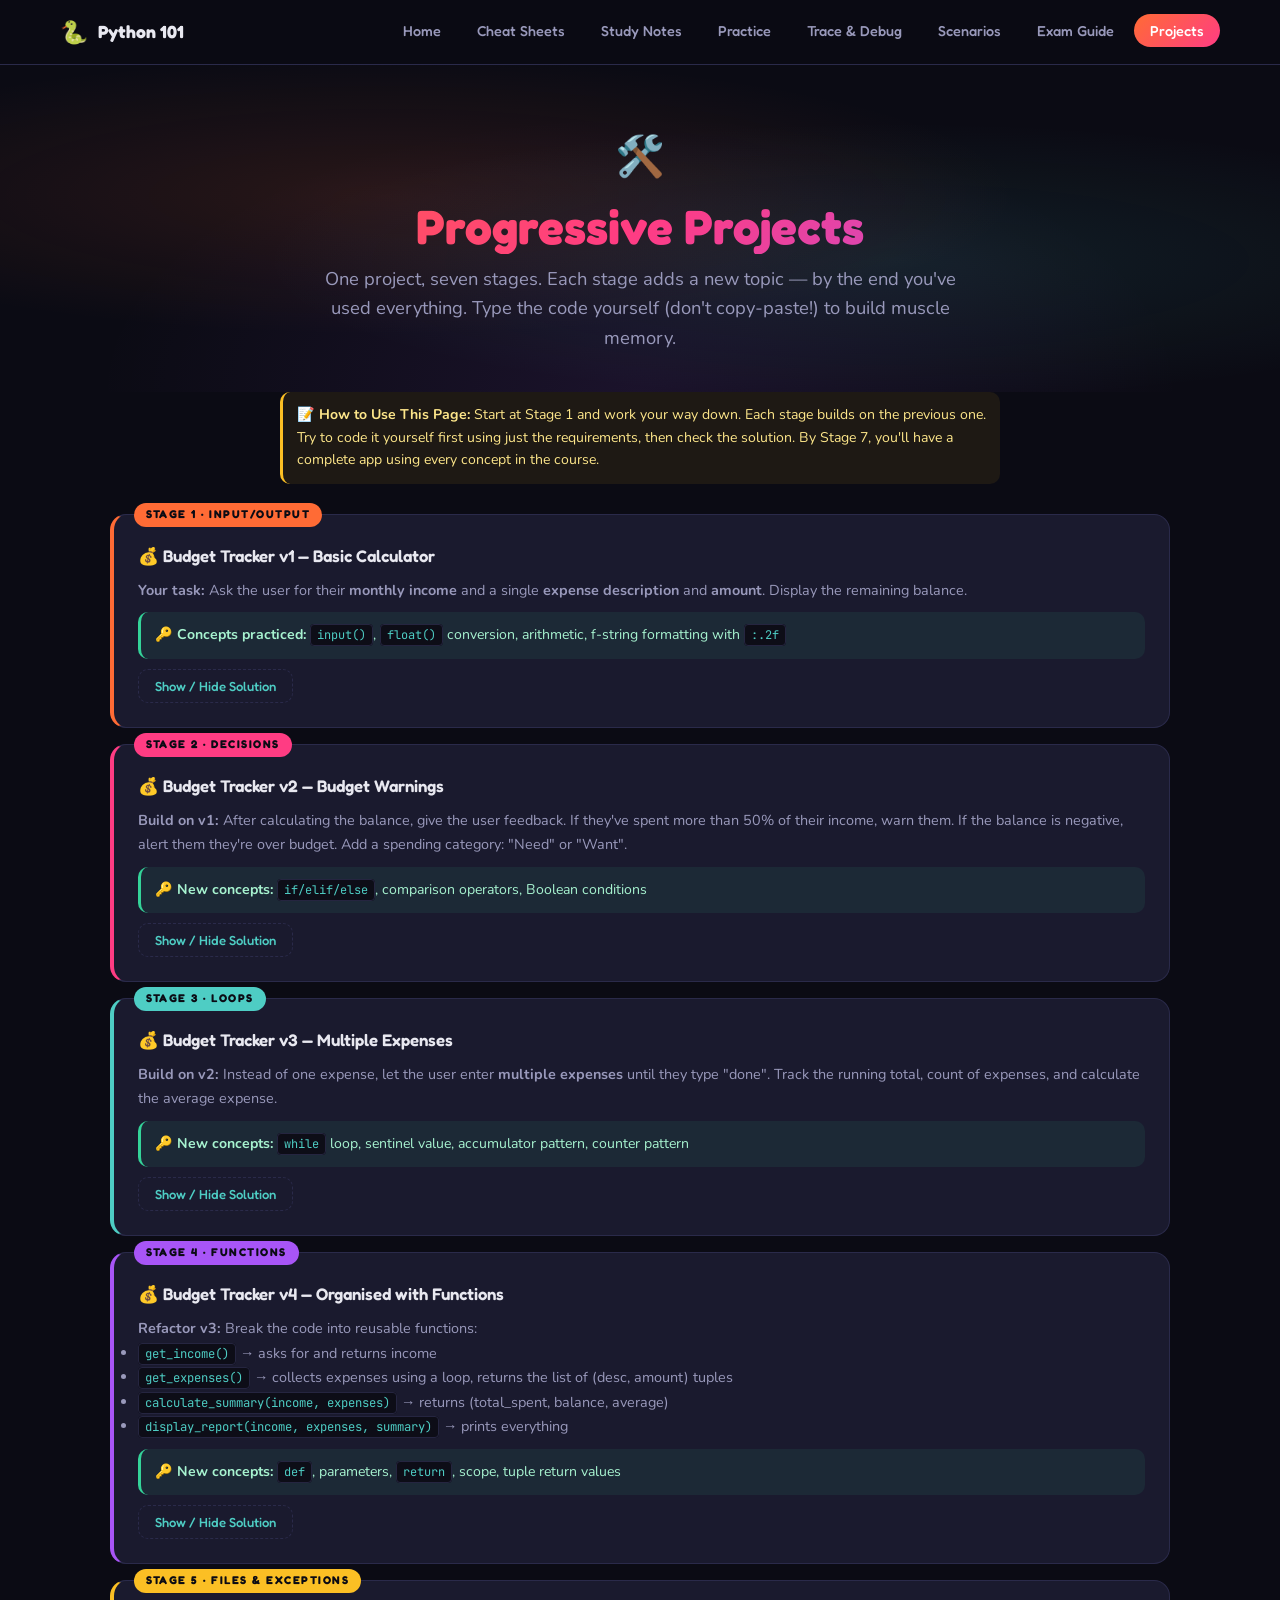
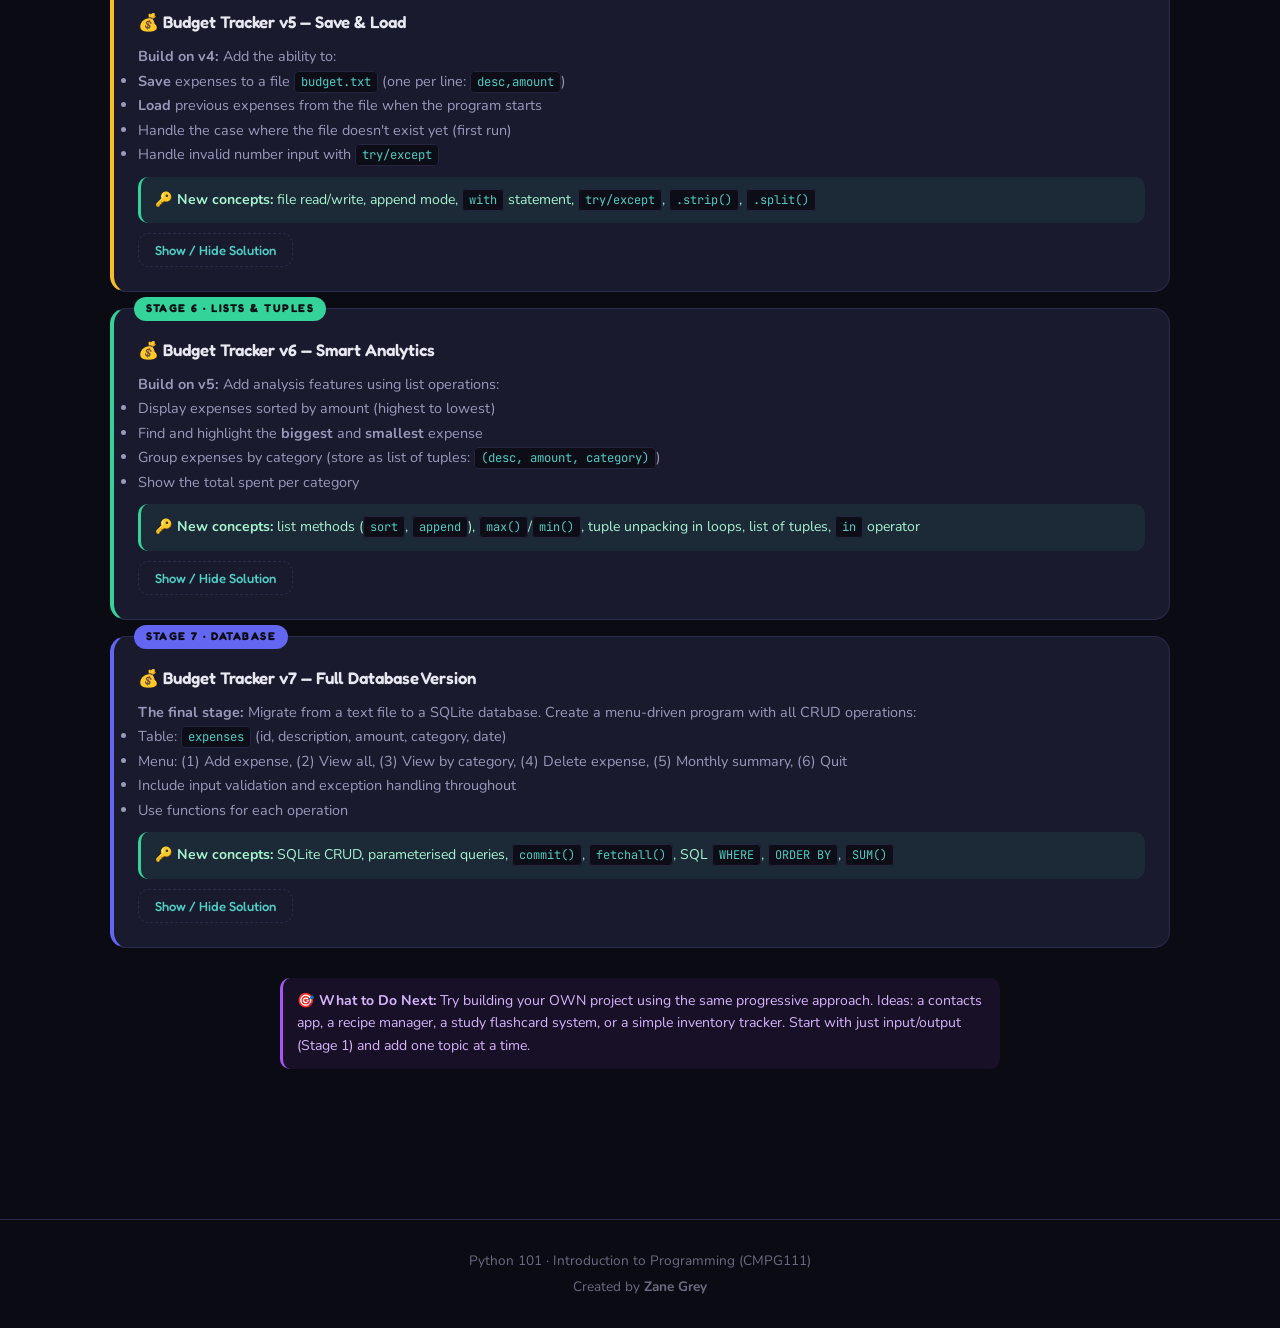
<file: projects.html>
<!DOCTYPE html>
<html lang="en">
<head>
<meta charset="UTF-8">
<meta name="viewport" content="width=device-width, initial-scale=1.0">
<title>Projects — Python 101</title>
<link href="https://fonts.googleapis.com/css2?family=Fredoka:wght@400;500;600;700&family=JetBrains+Mono:wght@400;500;600&family=Nunito:wght@400;600;700;800&display=swap" rel="stylesheet">
<link rel="stylesheet" href="styles.css">
</head>
<body>

<nav class="topnav">
  <div class="topnav-inner">
    <a href="index.html" class="brand"><span class="brand-icon">🐍</span><span>Python 101</span></a>
    <button class="menu-toggle" id="menu-toggle" aria-label="Toggle menu">☰</button>
    <ul class="nav-links" id="nav-links">
      <li><a href="index.html">Home</a></li>
      <li><a href="cheatsheets.html">Cheat Sheets</a></li>
      <li><a href="notes.html">Study Notes</a></li>
      <li><a href="practice.html">Practice</a></li>
      <li><a href="trace.html">Trace &amp; Debug</a></li>
      <li><a href="scenarios.html">Scenarios</a></li>
      <li><a href="guide.html">Exam Guide</a></li>
      <li><a href="projects.html" class="active">Projects</a></li>
    </ul>
  </div>
</nav>

<section class="hero">
  <div class="hero-icon">🛠️</div>
  <h1>Progressive Projects</h1>
  <p class="subtitle">One project, seven stages. Each stage adds a new topic — by the end you've used everything. Type the code yourself (don't copy-paste!) to build muscle memory.</p>
</section>

<main class="container">

<div class="callout tip-box" style="max-width:720px;margin:0 auto 30px;">
  <strong>📝 How to Use This Page:</strong> Start at Stage 1 and work your way down. Each stage builds on the previous one. Try to code it yourself first using just the requirements, then check the solution. By Stage 7, you'll have a complete app using every concept in the course.
</div>

<!-- ═══════════ STAGE 1 — INPUT/OUTPUT ═══════════ -->
<div class="step-card" style="--topic-color: var(--c-io);">
  <span class="step-num">Stage 1 · Input/Output</span>
  <h4>💰 Budget Tracker v1 — Basic Calculator</h4>
  <p><strong>Your task:</strong> Ask the user for their <strong>monthly income</strong> and a single <strong>expense description</strong> and <strong>amount</strong>. Display the remaining balance.</p>
  <div class="callout key-box">
    🔑 <strong>Concepts practiced:</strong> <code>input()</code>, <code>float()</code> conversion, arithmetic, f-string formatting with <code>:.2f</code>
  </div>
  <button class="solution-toggle">Show / Hide Solution</button>
  <div class="solution">
    <div class="solution-label">✅ Stage 1 Code</div>
<pre><span class="bi">income</span> = <span class="fn">float</span>(<span class="fn">input</span>(<span class="st">"Monthly income (R): "</span>))
<span class="bi">desc</span>   = <span class="fn">input</span>(<span class="st">"Expense description: "</span>)
<span class="bi">amount</span> = <span class="fn">float</span>(<span class="fn">input</span>(<span class="st">f"Amount for {desc} (R): "</span>))

<span class="bi">balance</span> = <span class="bi">income</span> - <span class="bi">amount</span>

<span class="fn">print</span>(<span class="st">f"\n--- Budget Summary ---"</span>)
<span class="fn">print</span>(<span class="st">f"Income:   R{income:.2f}"</span>)
<span class="fn">print</span>(<span class="st">f"{desc}: R{amount:.2f}"</span>)
<span class="fn">print</span>(<span class="st">f"Balance:  R{balance:.2f}"</span>)</pre>
  </div>
</div>

<!-- ═══════════ STAGE 2 — DECISIONS ═══════════ -->
<div class="step-card" style="--topic-color: var(--c-decision);">
  <span class="step-num">Stage 2 · Decisions</span>
  <h4>💰 Budget Tracker v2 — Budget Warnings</h4>
  <p><strong>Build on v1:</strong> After calculating the balance, give the user feedback. If they've spent more than 50% of their income, warn them. If the balance is negative, alert them they're over budget. Add a spending category: "Need" or "Want".</p>
  <div class="callout key-box">
    🔑 <strong>New concepts:</strong> <code>if/elif/else</code>, comparison operators, Boolean conditions
  </div>
  <button class="solution-toggle">Show / Hide Solution</button>
  <div class="solution">
    <div class="solution-label">✅ Stage 2 Code</div>
<pre><span class="bi">income</span> = <span class="fn">float</span>(<span class="fn">input</span>(<span class="st">"Monthly income (R): "</span>))
<span class="bi">desc</span>   = <span class="fn">input</span>(<span class="st">"Expense description: "</span>)
<span class="bi">amount</span> = <span class="fn">float</span>(<span class="fn">input</span>(<span class="st">f"Amount for {desc} (R): "</span>))
<span class="bi">category</span> = <span class="fn">input</span>(<span class="st">"Category (need/want): "</span>)

<span class="bi">balance</span> = <span class="bi">income</span> - <span class="bi">amount</span>
<span class="bi">pct_spent</span> = (<span class="bi">amount</span> / <span class="bi">income</span>) * <span class="nb">100</span>

<span class="fn">print</span>(<span class="st">f"\n--- Budget Summary ---"</span>)
<span class="fn">print</span>(<span class="st">f"Income:   R{income:.2f}"</span>)
<span class="fn">print</span>(<span class="st">f"{desc} ({category}): R{amount:.2f} ({pct_spent:.0f}%)"</span>)
<span class="fn">print</span>(<span class="st">f"Balance:  R{balance:.2f}"</span>)

<span class="kw">if</span> <span class="bi">balance</span> &lt; <span class="nb">0</span>:
    <span class="fn">print</span>(<span class="st">"⚠️  OVER BUDGET!"</span>)
<span class="kw">elif</span> <span class="bi">pct_spent</span> &gt; <span class="nb">50</span>:
    <span class="fn">print</span>(<span class="st">"⚠️  High spending — over 50% of income"</span>)
<span class="kw">else</span>:
    <span class="fn">print</span>(<span class="st">"✅ Looking good!"</span>)

<span class="kw">if</span> <span class="bi">category</span> == <span class="st">"want"</span> <span class="kw">and</span> <span class="bi">pct_spent</span> &gt; <span class="nb">30</span>:
    <span class="fn">print</span>(<span class="st">"💡 Tip: Your 'want' spending is over 30%."</span>)</pre>
  </div>
</div>

<!-- ═══════════ STAGE 3 — LOOPS ═══════════ -->
<div class="step-card" style="--topic-color: var(--c-loop);">
  <span class="step-num">Stage 3 · Loops</span>
  <h4>💰 Budget Tracker v3 — Multiple Expenses</h4>
  <p><strong>Build on v2:</strong> Instead of one expense, let the user enter <strong>multiple expenses</strong> until they type "done". Track the running total, count of expenses, and calculate the average expense.</p>
  <div class="callout key-box">
    🔑 <strong>New concepts:</strong> <code>while</code> loop, sentinel value, accumulator pattern, counter pattern
  </div>
  <button class="solution-toggle">Show / Hide Solution</button>
  <div class="solution">
    <div class="solution-label">✅ Stage 3 Code</div>
<pre><span class="bi">income</span> = <span class="fn">float</span>(<span class="fn">input</span>(<span class="st">"Monthly income (R): "</span>))
<span class="bi">total_spent</span> = <span class="nb">0</span>
<span class="bi">count</span> = <span class="nb">0</span>

<span class="bi">desc</span> = <span class="fn">input</span>(<span class="st">"Expense description (or 'done'): "</span>)
<span class="kw">while</span> <span class="bi">desc</span> != <span class="st">"done"</span>:
    <span class="bi">amount</span> = <span class="fn">float</span>(<span class="fn">input</span>(<span class="st">f"Amount for {desc} (R): "</span>))
    <span class="bi">total_spent</span> += <span class="bi">amount</span>
    <span class="bi">count</span> += <span class="nb">1</span>
    <span class="fn">print</span>(<span class="st">f"  Running total: R{total_spent:.2f}"</span>)
    <span class="bi">desc</span> = <span class="fn">input</span>(<span class="st">"Expense description (or 'done'): "</span>)

<span class="bi">balance</span> = <span class="bi">income</span> - <span class="bi">total_spent</span>

<span class="fn">print</span>(<span class="st">f"\n--- Budget Summary ---"</span>)
<span class="fn">print</span>(<span class="st">f"Income:    R{income:.2f}"</span>)
<span class="fn">print</span>(<span class="st">f"Expenses:  {count} totalling R{total_spent:.2f}"</span>)
<span class="kw">if</span> <span class="bi">count</span> &gt; <span class="nb">0</span>:
    <span class="fn">print</span>(<span class="st">f"Average:   R{total_spent/count:.2f}"</span>)
<span class="fn">print</span>(<span class="st">f"Balance:   R{balance:.2f}"</span>)

<span class="kw">if</span> <span class="bi">balance</span> &lt; <span class="nb">0</span>:
    <span class="fn">print</span>(<span class="st">"⚠️  OVER BUDGET!"</span>)
<span class="kw">else</span>:
    <span class="fn">print</span>(<span class="st">"✅ Within budget"</span>)</pre>
  </div>
</div>

<!-- ═══════════ STAGE 4 — FUNCTIONS ═══════════ -->
<div class="step-card" style="--topic-color: var(--c-function);">
  <span class="step-num">Stage 4 · Functions</span>
  <h4>💰 Budget Tracker v4 — Organised with Functions</h4>
  <p><strong>Refactor v3:</strong> Break the code into reusable functions:</p>
  <ul>
    <li><code>get_income()</code> → asks for and returns income</li>
    <li><code>get_expenses()</code> → collects expenses using a loop, returns the list of (desc, amount) tuples</li>
    <li><code>calculate_summary(income, expenses)</code> → returns (total_spent, balance, average)</li>
    <li><code>display_report(income, expenses, summary)</code> → prints everything</li>
  </ul>
  <div class="callout key-box">
    🔑 <strong>New concepts:</strong> <code>def</code>, parameters, <code>return</code>, scope, tuple return values
  </div>
  <button class="solution-toggle">Show / Hide Solution</button>
  <div class="solution">
    <div class="solution-label">✅ Stage 4 Code</div>
<pre><span class="kw">def</span> <span class="fn">get_income</span>():
    <span class="kw">return</span> <span class="fn">float</span>(<span class="fn">input</span>(<span class="st">"Monthly income (R): "</span>))

<span class="kw">def</span> <span class="fn">get_expenses</span>():
    <span class="bi">expenses</span> = []
    <span class="bi">desc</span> = <span class="fn">input</span>(<span class="st">"Expense (or 'done'): "</span>)
    <span class="kw">while</span> <span class="bi">desc</span> != <span class="st">"done"</span>:
        <span class="bi">amt</span> = <span class="fn">float</span>(<span class="fn">input</span>(<span class="st">f"Amount for {desc}: R"</span>))
        <span class="bi">expenses</span>.<span class="fn">append</span>((<span class="bi">desc</span>, <span class="bi">amt</span>))
        <span class="bi">desc</span> = <span class="fn">input</span>(<span class="st">"Expense (or 'done'): "</span>)
    <span class="kw">return</span> <span class="bi">expenses</span>

<span class="kw">def</span> <span class="fn">calculate_summary</span>(<span class="bi">income</span>, <span class="bi">expenses</span>):
    <span class="bi">total</span> = <span class="nb">0</span>
    <span class="kw">for</span> <span class="bi">desc</span>, <span class="bi">amt</span> <span class="kw">in</span> <span class="bi">expenses</span>:
        <span class="bi">total</span> += <span class="bi">amt</span>
    <span class="bi">balance</span> = <span class="bi">income</span> - <span class="bi">total</span>
    <span class="bi">avg</span> = <span class="bi">total</span> / <span class="fn">len</span>(<span class="bi">expenses</span>) <span class="kw">if</span> <span class="bi">expenses</span> <span class="kw">else</span> <span class="nb">0</span>
    <span class="kw">return</span> (<span class="bi">total</span>, <span class="bi">balance</span>, <span class="bi">avg</span>)

<span class="kw">def</span> <span class="fn">display_report</span>(<span class="bi">income</span>, <span class="bi">expenses</span>, <span class="bi">summary</span>):
    <span class="bi">total</span>, <span class="bi">balance</span>, <span class="bi">avg</span> = <span class="bi">summary</span>
    <span class="fn">print</span>(<span class="st">f"\n--- Budget Report ---"</span>)
    <span class="fn">print</span>(<span class="st">f"Income: R{income:.2f}"</span>)
    <span class="kw">for</span> <span class="bi">desc</span>, <span class="bi">amt</span> <span class="kw">in</span> <span class="bi">expenses</span>:
        <span class="fn">print</span>(<span class="st">f"  {desc}: R{amt:.2f}"</span>)
    <span class="fn">print</span>(<span class="st">f"Total spent: R{total:.2f}"</span>)
    <span class="fn">print</span>(<span class="st">f"Average: R{avg:.2f}"</span>)
    <span class="fn">print</span>(<span class="st">f"Balance: R{balance:.2f}"</span>)
    <span class="kw">if</span> <span class="bi">balance</span> &lt; <span class="nb">0</span>:
        <span class="fn">print</span>(<span class="st">"⚠️  OVER BUDGET!"</span>)

<span class="cm"># --- Main program ---</span>
<span class="bi">income</span> = <span class="fn">get_income</span>()
<span class="bi">expenses</span> = <span class="fn">get_expenses</span>()
<span class="bi">summary</span> = <span class="fn">calculate_summary</span>(<span class="bi">income</span>, <span class="bi">expenses</span>)
<span class="fn">display_report</span>(<span class="bi">income</span>, <span class="bi">expenses</span>, <span class="bi">summary</span>)</pre>
  </div>
</div>

<!-- ═══════════ STAGE 5 — FILES ═══════════ -->
<div class="step-card" style="--topic-color: var(--c-file);">
  <span class="step-num">Stage 5 · Files &amp; Exceptions</span>
  <h4>💰 Budget Tracker v5 — Save &amp; Load</h4>
  <p><strong>Build on v4:</strong> Add the ability to:</p>
  <ul>
    <li><strong>Save</strong> expenses to a file <code>budget.txt</code> (one per line: <code>desc,amount</code>)</li>
    <li><strong>Load</strong> previous expenses from the file when the program starts</li>
    <li>Handle the case where the file doesn't exist yet (first run)</li>
    <li>Handle invalid number input with <code>try/except</code></li>
  </ul>
  <div class="callout key-box">
    🔑 <strong>New concepts:</strong> file read/write, append mode, <code>with</code> statement, <code>try/except</code>, <code>.strip()</code>, <code>.split()</code>
  </div>
  <button class="solution-toggle">Show / Hide Solution</button>
  <div class="solution">
    <div class="solution-label">✅ Stage 5 Code</div>
<pre><span class="kw">def</span> <span class="fn">load_expenses</span>(<span class="bi">filename</span>):
    <span class="bi">expenses</span> = []
    <span class="kw">try</span>:
        <span class="kw">with</span> <span class="fn">open</span>(<span class="bi">filename</span>, <span class="st">"r"</span>) <span class="kw">as</span> <span class="bi">f</span>:
            <span class="kw">for</span> <span class="bi">line</span> <span class="kw">in</span> <span class="bi">f</span>:
                <span class="bi">parts</span> = <span class="bi">line</span>.<span class="fn">strip</span>().<span class="fn">split</span>(<span class="st">","</span>)
                <span class="bi">expenses</span>.<span class="fn">append</span>((<span class="bi">parts</span>[<span class="nb">0</span>], <span class="fn">float</span>(<span class="bi">parts</span>[<span class="nb">1</span>])))
        <span class="fn">print</span>(<span class="st">f"Loaded {len(expenses)} previous expenses."</span>)
    <span class="kw">except</span> <span class="fn">FileNotFoundError</span>:
        <span class="fn">print</span>(<span class="st">"No previous data. Starting fresh."</span>)
    <span class="kw">return</span> <span class="bi">expenses</span>

<span class="kw">def</span> <span class="fn">save_expenses</span>(<span class="bi">filename</span>, <span class="bi">expenses</span>):
    <span class="kw">with</span> <span class="fn">open</span>(<span class="bi">filename</span>, <span class="st">"w"</span>) <span class="kw">as</span> <span class="bi">f</span>:
        <span class="kw">for</span> <span class="bi">desc</span>, <span class="bi">amt</span> <span class="kw">in</span> <span class="bi">expenses</span>:
            <span class="bi">f</span>.<span class="fn">write</span>(<span class="st">f"{desc},{amt}\n"</span>)
    <span class="fn">print</span>(<span class="st">"Saved!"</span>)

<span class="kw">def</span> <span class="fn">get_income</span>():
    <span class="kw">while</span> <span class="kw">True</span>:
        <span class="kw">try</span>:
            <span class="kw">return</span> <span class="fn">float</span>(<span class="fn">input</span>(<span class="st">"Monthly income (R): "</span>))
        <span class="kw">except</span> <span class="fn">ValueError</span>:
            <span class="fn">print</span>(<span class="st">"Please enter a number."</span>)

<span class="kw">def</span> <span class="fn">get_new_expenses</span>():
    <span class="bi">new</span> = []
    <span class="bi">desc</span> = <span class="fn">input</span>(<span class="st">"Expense (or 'done'): "</span>)
    <span class="kw">while</span> <span class="bi">desc</span> != <span class="st">"done"</span>:
        <span class="kw">try</span>:
            <span class="bi">amt</span> = <span class="fn">float</span>(<span class="fn">input</span>(<span class="st">f"Amount for {desc}: R"</span>))
            <span class="bi">new</span>.<span class="fn">append</span>((<span class="bi">desc</span>, <span class="bi">amt</span>))
        <span class="kw">except</span> <span class="fn">ValueError</span>:
            <span class="fn">print</span>(<span class="st">"Invalid amount, try again."</span>)
        <span class="bi">desc</span> = <span class="fn">input</span>(<span class="st">"Expense (or 'done'): "</span>)
    <span class="kw">return</span> <span class="bi">new</span>

<span class="cm"># --- Main ---</span>
<span class="bi">expenses</span> = <span class="fn">load_expenses</span>(<span class="st">"budget.txt"</span>)
<span class="bi">income</span> = <span class="fn">get_income</span>()
<span class="bi">expenses</span> += <span class="fn">get_new_expenses</span>()

<span class="bi">total</span> = <span class="fn">sum</span>(<span class="bi">amt</span> <span class="kw">for</span> <span class="bi">_</span>, <span class="bi">amt</span> <span class="kw">in</span> <span class="bi">expenses</span>)
<span class="fn">print</span>(<span class="st">f"\nTotal: R{total:.2f} | Balance: R{income - total:.2f}"</span>)

<span class="fn">save_expenses</span>(<span class="st">"budget.txt"</span>, <span class="bi">expenses</span>)</pre>
  </div>
</div>

<!-- ═══════════ STAGE 6 — LISTS ═══════════ -->
<div class="step-card" style="--topic-color: var(--c-list);">
  <span class="step-num">Stage 6 · Lists &amp; Tuples</span>
  <h4>💰 Budget Tracker v6 — Smart Analytics</h4>
  <p><strong>Build on v5:</strong> Add analysis features using list operations:</p>
  <ul>
    <li>Display expenses sorted by amount (highest to lowest)</li>
    <li>Find and highlight the <strong>biggest</strong> and <strong>smallest</strong> expense</li>
    <li>Group expenses by category (store as list of tuples: <code>(desc, amount, category)</code>)</li>
    <li>Show the total spent per category</li>
  </ul>
  <div class="callout key-box">
    🔑 <strong>New concepts:</strong> list methods (<code>sort</code>, <code>append</code>), <code>max()</code>/<code>min()</code>, tuple unpacking in loops, list of tuples, <code>in</code> operator
  </div>
  <button class="solution-toggle">Show / Hide Solution</button>
  <div class="solution">
    <div class="solution-label">✅ Stage 6 Code (analytics portion)</div>
<pre><span class="kw">def</span> <span class="fn">show_analytics</span>(<span class="bi">expenses</span>):
    <span class="kw">if</span> <span class="kw">not</span> <span class="bi">expenses</span>:
        <span class="fn">print</span>(<span class="st">"No expenses to analyze."</span>)
        <span class="kw">return</span>

    <span class="cm"># Sort by amount (descending)</span>
    <span class="bi">sorted_exp</span> = <span class="fn">sorted</span>(<span class="bi">expenses</span>, key=<span class="kw">lambda</span> <span class="bi">e</span>: <span class="bi">e</span>[<span class="nb">1</span>], reverse=<span class="kw">True</span>)

    <span class="fn">print</span>(<span class="st">"\n--- Expenses (highest first) ---"</span>)
    <span class="kw">for</span> <span class="bi">desc</span>, <span class="bi">amt</span>, <span class="bi">cat</span> <span class="kw">in</span> <span class="bi">sorted_exp</span>:
        <span class="fn">print</span>(<span class="st">f"  {desc} [{cat}]: R{amt:.2f}"</span>)

    <span class="cm"># Biggest and smallest</span>
    <span class="bi">amounts</span> = [<span class="bi">amt</span> <span class="kw">for</span> <span class="bi">_</span>, <span class="bi">amt</span>, <span class="bi">_</span> <span class="kw">in</span> <span class="bi">expenses</span>]
    <span class="bi">biggest_idx</span> = <span class="bi">amounts</span>.<span class="fn">index</span>(<span class="fn">max</span>(<span class="bi">amounts</span>))
    <span class="bi">smallest_idx</span> = <span class="bi">amounts</span>.<span class="fn">index</span>(<span class="fn">min</span>(<span class="bi">amounts</span>))
    <span class="fn">print</span>(<span class="st">f"\n💸 Biggest:  {expenses[biggest_idx][0]} — R{max(amounts):.2f}"</span>)
    <span class="fn">print</span>(<span class="st">f"🪙 Smallest: {expenses[smallest_idx][0]} — R{min(amounts):.2f}"</span>)

    <span class="cm"># Total per category</span>
    <span class="bi">categories</span> = []
    <span class="bi">cat_totals</span> = []
    <span class="kw">for</span> <span class="bi">desc</span>, <span class="bi">amt</span>, <span class="bi">cat</span> <span class="kw">in</span> <span class="bi">expenses</span>:
        <span class="kw">if</span> <span class="bi">cat</span> <span class="kw">in</span> <span class="bi">categories</span>:
            <span class="bi">idx</span> = <span class="bi">categories</span>.<span class="fn">index</span>(<span class="bi">cat</span>)
            <span class="bi">cat_totals</span>[<span class="bi">idx</span>] += <span class="bi">amt</span>
        <span class="kw">else</span>:
            <span class="bi">categories</span>.<span class="fn">append</span>(<span class="bi">cat</span>)
            <span class="bi">cat_totals</span>.<span class="fn">append</span>(<span class="bi">amt</span>)

    <span class="fn">print</span>(<span class="st">"\n--- By Category ---"</span>)
    <span class="kw">for</span> <span class="bi">i</span> <span class="kw">in</span> <span class="fn">range</span>(<span class="fn">len</span>(<span class="bi">categories</span>)):
        <span class="fn">print</span>(<span class="st">f"  {categories[i]}: R{cat_totals[i]:.2f}"</span>)</pre>
  </div>
</div>

<!-- ═══════════ STAGE 7 — DATABASE ═══════════ -->
<div class="step-card" style="--topic-color: var(--c-db);">
  <span class="step-num">Stage 7 · Database</span>
  <h4>💰 Budget Tracker v7 — Full Database Version</h4>
  <p><strong>The final stage:</strong> Migrate from a text file to a SQLite database. Create a menu-driven program with all CRUD operations:</p>
  <ul>
    <li>Table: <code>expenses</code> (id, description, amount, category, date)</li>
    <li>Menu: (1) Add expense, (2) View all, (3) View by category, (4) Delete expense, (5) Monthly summary, (6) Quit</li>
    <li>Include input validation and exception handling throughout</li>
    <li>Use functions for each operation</li>
  </ul>
  <div class="callout key-box">
    🔑 <strong>New concepts:</strong> SQLite CRUD, parameterised queries, <code>commit()</code>, <code>fetchall()</code>, SQL <code>WHERE</code>, <code>ORDER BY</code>, <code>SUM()</code>
  </div>
  <button class="solution-toggle">Show / Hide Solution</button>
  <div class="solution">
    <div class="solution-label">✅ Stage 7 Code</div>
<pre><span class="kw">import</span> <span class="bi">sqlite3</span>

<span class="kw">def</span> <span class="fn">setup_db</span>():
    <span class="bi">conn</span> = <span class="bi">sqlite3</span>.<span class="fn">connect</span>(<span class="st">"budget.db"</span>)
    <span class="bi">cur</span> = <span class="bi">conn</span>.<span class="fn">cursor</span>()
    <span class="bi">cur</span>.<span class="fn">execute</span>(<span class="st">"""CREATE TABLE IF NOT EXISTS expenses (
        id INTEGER PRIMARY KEY,
        description TEXT NOT NULL,
        amount REAL NOT NULL,
        category TEXT,
        date TEXT DEFAULT CURRENT_DATE
    )"""</span>)
    <span class="bi">conn</span>.<span class="fn">commit</span>()
    <span class="kw">return</span> <span class="bi">conn</span>, <span class="bi">cur</span>

<span class="kw">def</span> <span class="fn">add_expense</span>(<span class="bi">cur</span>, <span class="bi">conn</span>):
    <span class="bi">desc</span> = <span class="fn">input</span>(<span class="st">"Description: "</span>)
    <span class="kw">try</span>:
        <span class="bi">amt</span> = <span class="fn">float</span>(<span class="fn">input</span>(<span class="st">"Amount (R): "</span>))
        <span class="bi">cat</span> = <span class="fn">input</span>(<span class="st">"Category (need/want): "</span>)
        <span class="bi">cur</span>.<span class="fn">execute</span>(<span class="st">"INSERT INTO expenses(description,amount,category) VALUES(?,?,?)"</span>,
                    (<span class="bi">desc</span>, <span class="bi">amt</span>, <span class="bi">cat</span>))
        <span class="bi">conn</span>.<span class="fn">commit</span>()
        <span class="fn">print</span>(<span class="st">"Added!"</span>)
    <span class="kw">except</span> <span class="fn">ValueError</span>:
        <span class="fn">print</span>(<span class="st">"Invalid amount."</span>)

<span class="kw">def</span> <span class="fn">view_all</span>(<span class="bi">cur</span>):
    <span class="bi">cur</span>.<span class="fn">execute</span>(<span class="st">"SELECT id,description,amount,category,date FROM expenses ORDER BY date DESC"</span>)
    <span class="bi">rows</span> = <span class="bi">cur</span>.<span class="fn">fetchall</span>()
    <span class="kw">if</span> <span class="bi">rows</span>:
        <span class="kw">for</span> <span class="bi">eid</span>, <span class="bi">desc</span>, <span class="bi">amt</span>, <span class="bi">cat</span>, <span class="bi">date</span> <span class="kw">in</span> <span class="bi">rows</span>:
            <span class="fn">print</span>(<span class="st">f"  [{eid}] {date} | {desc} ({cat}): R{amt:.2f}"</span>)
    <span class="kw">else</span>:
        <span class="fn">print</span>(<span class="st">"No expenses yet."</span>)

<span class="kw">def</span> <span class="fn">view_by_category</span>(<span class="bi">cur</span>):
    <span class="bi">cat</span> = <span class="fn">input</span>(<span class="st">"Category: "</span>)
    <span class="bi">cur</span>.<span class="fn">execute</span>(<span class="st">"SELECT description,amount FROM expenses WHERE category=?"</span>, (<span class="bi">cat</span>,))
    <span class="bi">rows</span> = <span class="bi">cur</span>.<span class="fn">fetchall</span>()
    <span class="bi">total</span> = <span class="nb">0</span>
    <span class="kw">for</span> <span class="bi">desc</span>, <span class="bi">amt</span> <span class="kw">in</span> <span class="bi">rows</span>:
        <span class="fn">print</span>(<span class="st">f"  {desc}: R{amt:.2f}"</span>)
        <span class="bi">total</span> += <span class="bi">amt</span>
    <span class="fn">print</span>(<span class="st">f"Total for '{cat}': R{total:.2f}"</span>)

<span class="kw">def</span> <span class="fn">delete_expense</span>(<span class="bi">cur</span>, <span class="bi">conn</span>):
    <span class="kw">try</span>:
        <span class="bi">eid</span> = <span class="fn">int</span>(<span class="fn">input</span>(<span class="st">"ID to delete: "</span>))
        <span class="bi">cur</span>.<span class="fn">execute</span>(<span class="st">"DELETE FROM expenses WHERE id=?"</span>, (<span class="bi">eid</span>,))
        <span class="bi">conn</span>.<span class="fn">commit</span>()
        <span class="fn">print</span>(<span class="st">f"Deleted {cur.rowcount} record(s)."</span>)
    <span class="kw">except</span> <span class="fn">ValueError</span>:
        <span class="fn">print</span>(<span class="st">"Invalid ID."</span>)

<span class="kw">def</span> <span class="fn">monthly_summary</span>(<span class="bi">cur</span>):
    <span class="bi">income</span> = <span class="fn">float</span>(<span class="fn">input</span>(<span class="st">"Monthly income (R): "</span>))
    <span class="bi">cur</span>.<span class="fn">execute</span>(<span class="st">"SELECT SUM(amount) FROM expenses"</span>)
    <span class="bi">total</span> = <span class="bi">cur</span>.<span class="fn">fetchone</span>()[<span class="nb">0</span>] <span class="kw">or</span> <span class="nb">0</span>
    <span class="bi">balance</span> = <span class="bi">income</span> - <span class="bi">total</span>
    <span class="fn">print</span>(<span class="st">f"Income:  R{income:.2f}"</span>)
    <span class="fn">print</span>(<span class="st">f"Spent:   R{total:.2f}"</span>)
    <span class="fn">print</span>(<span class="st">f"Balance: R{balance:.2f}"</span>)
    <span class="kw">if</span> <span class="bi">balance</span> &lt; <span class="nb">0</span>:
        <span class="fn">print</span>(<span class="st">"⚠️  OVER BUDGET!"</span>)

<span class="cm"># --- Main ---</span>
<span class="bi">conn</span>, <span class="bi">cur</span> = <span class="fn">setup_db</span>()

<span class="kw">while</span> <span class="kw">True</span>:
    <span class="fn">print</span>(<span class="st">"\n1.Add  2.View All  3.By Category  4.Delete  5.Summary  6.Quit"</span>)
    <span class="bi">ch</span> = <span class="fn">input</span>(<span class="st">"Choose: "</span>)
    <span class="kw">if</span>   <span class="bi">ch</span> == <span class="st">"1"</span>: <span class="fn">add_expense</span>(<span class="bi">cur</span>, <span class="bi">conn</span>)
    <span class="kw">elif</span> <span class="bi">ch</span> == <span class="st">"2"</span>: <span class="fn">view_all</span>(<span class="bi">cur</span>)
    <span class="kw">elif</span> <span class="bi">ch</span> == <span class="st">"3"</span>: <span class="fn">view_by_category</span>(<span class="bi">cur</span>)
    <span class="kw">elif</span> <span class="bi">ch</span> == <span class="st">"4"</span>: <span class="fn">delete_expense</span>(<span class="bi">cur</span>, <span class="bi">conn</span>)
    <span class="kw">elif</span> <span class="bi">ch</span> == <span class="st">"5"</span>: <span class="fn">monthly_summary</span>(<span class="bi">cur</span>)
    <span class="kw">elif</span> <span class="bi">ch</span> == <span class="st">"6"</span>: <span class="kw">break</span>
    <span class="kw">else</span>: <span class="fn">print</span>(<span class="st">"Invalid choice."</span>)

<span class="bi">conn</span>.<span class="fn">close</span>()
<span class="fn">print</span>(<span class="st">"Goodbye!"</span>)</pre>
    <div class="solution-explanation">
      🎉 <strong>Congratulations!</strong> This final version uses ALL seven topics: input/output, decisions, loops, functions, files (via the database file), lists (fetching rows), and database programming. You've built a real application!
    </div>
  </div>
</div>

<div class="callout analogy" style="max-width:720px;margin:30px auto;">
  <strong>🎯 What to Do Next:</strong> Try building your OWN project using the same progressive approach. Ideas: a contacts app, a recipe manager, a study flashcard system, or a simple inventory tracker. Start with just input/output (Stage 1) and add one topic at a time.
</div>

</main>

<footer>
  <p>Python 101 · Introduction to Programming (CMPG111)</p>
  <p style="margin-top:4px;">Created by <strong>Zane Grey</strong></p>
</footer>

<script src="script.js"></script>
</body>
</html>
</file>
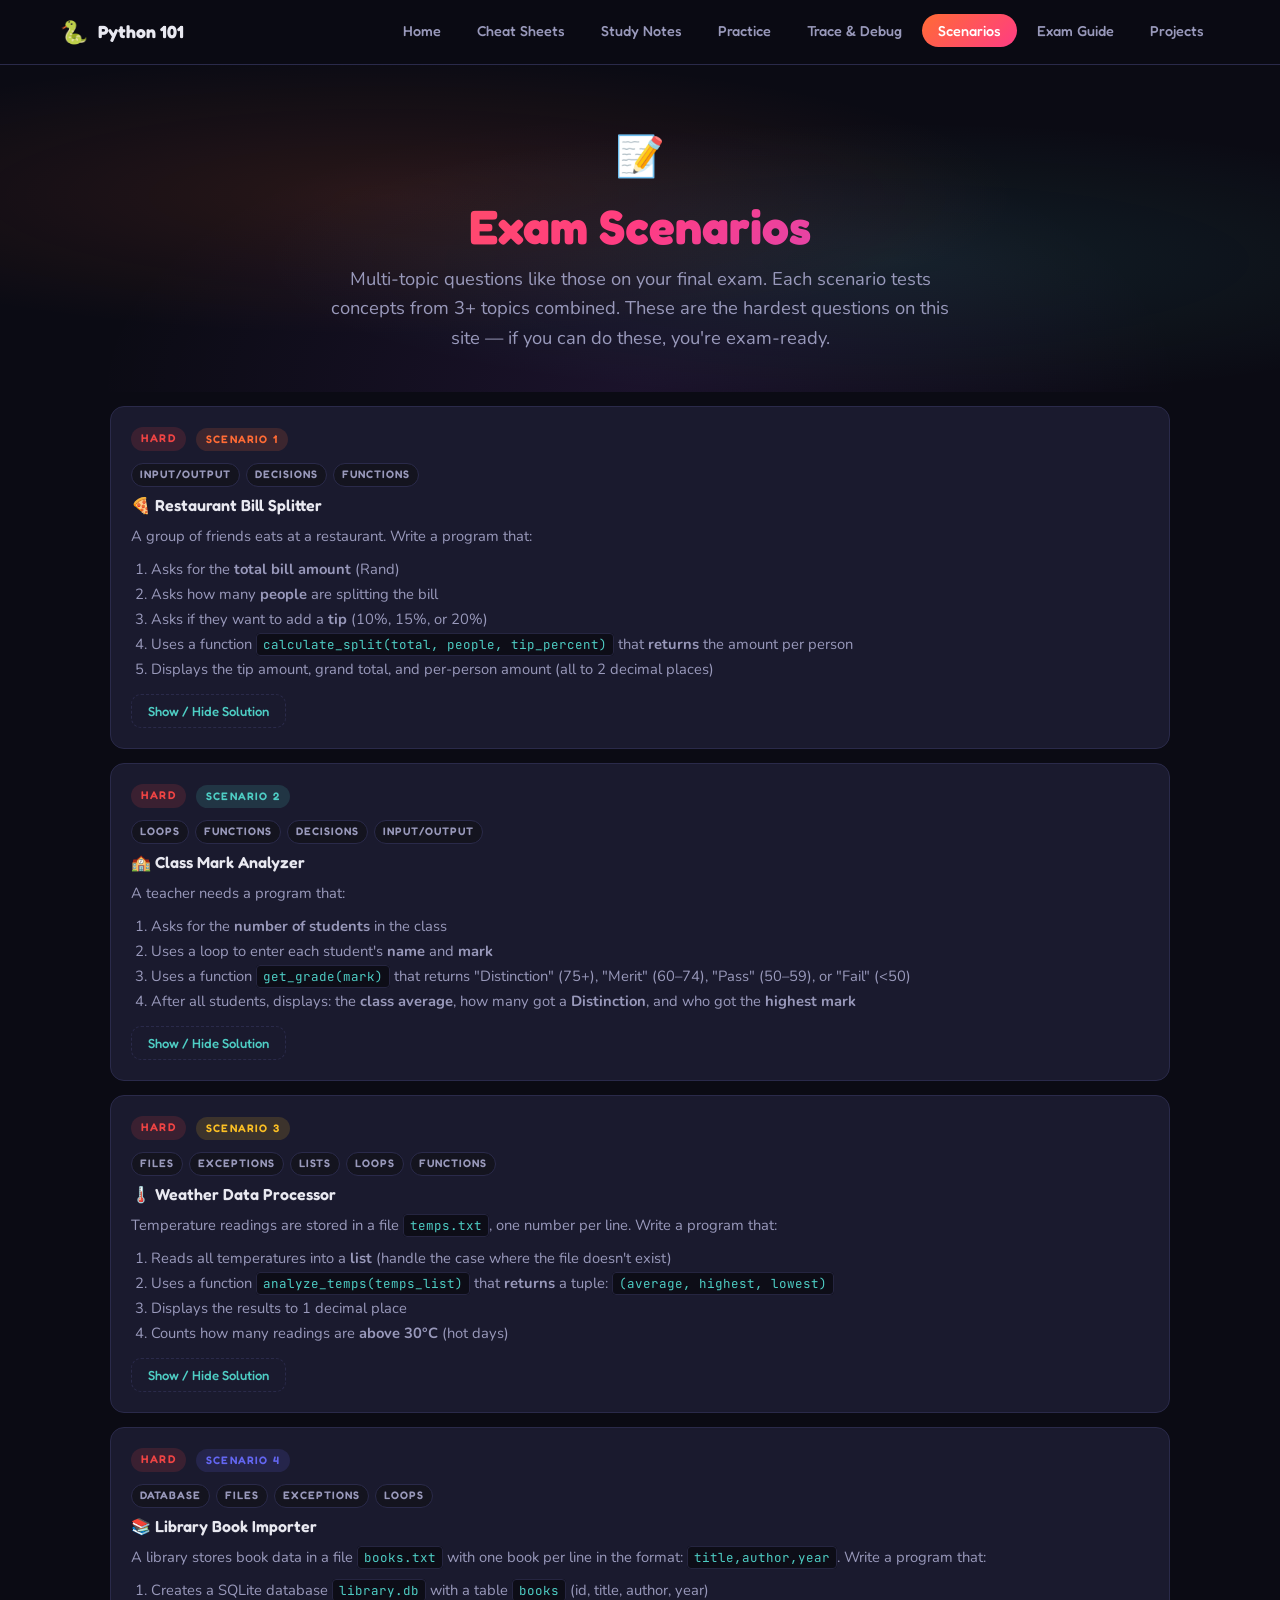
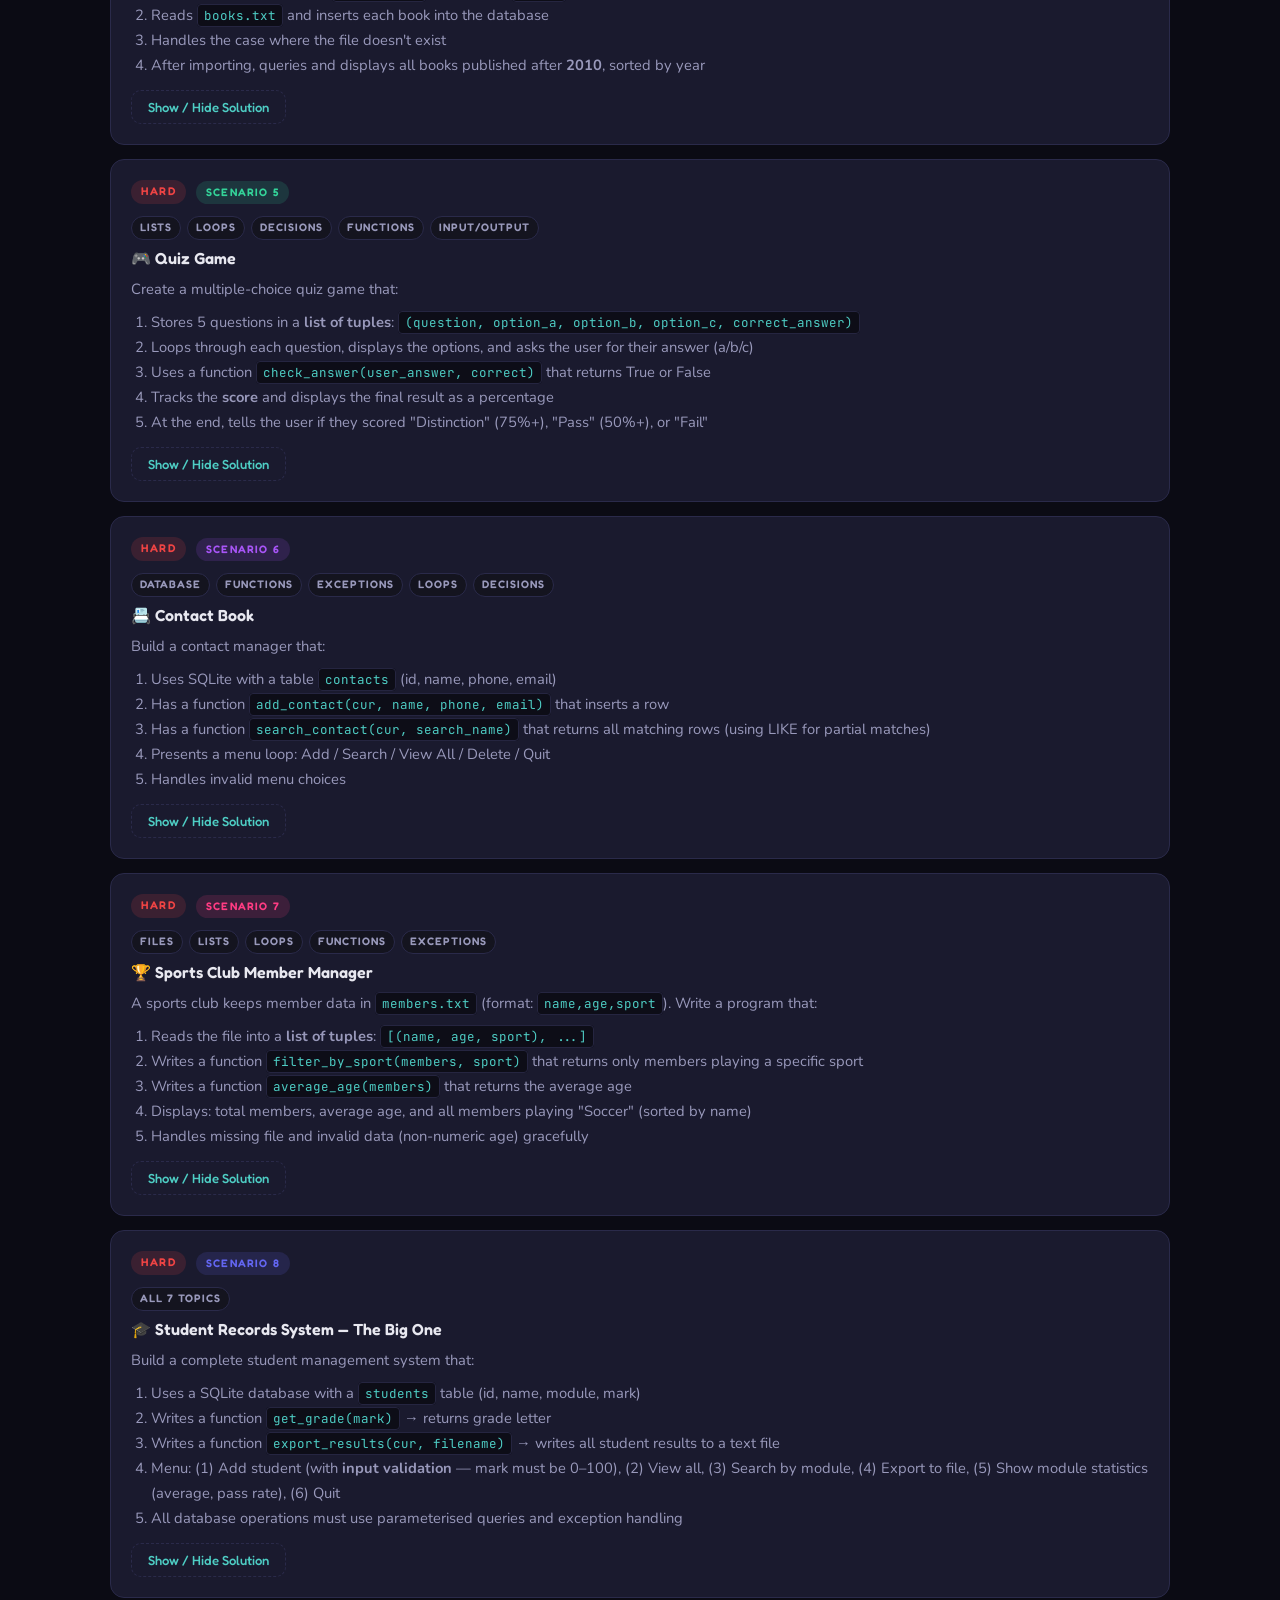
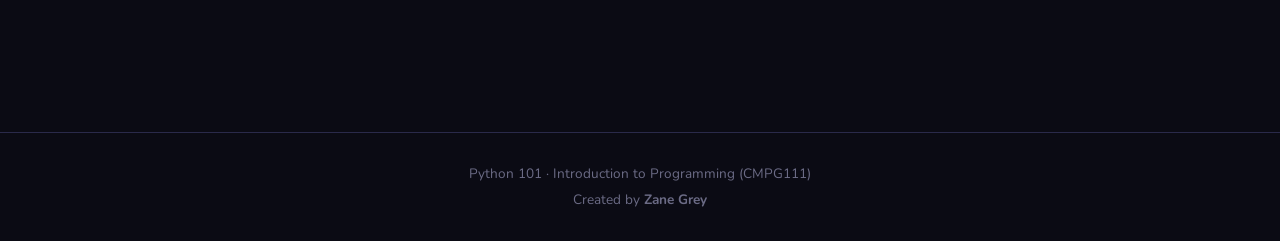
<file: scenarios.html>
<!DOCTYPE html>
<html lang="en">
<head>
<meta charset="UTF-8">
<meta name="viewport" content="width=device-width, initial-scale=1.0">
<title>Exam Scenarios — Python 101</title>
<link href="https://fonts.googleapis.com/css2?family=Fredoka:wght@400;500;600;700&family=JetBrains+Mono:wght@400;500;600&family=Nunito:wght@400;600;700;800&display=swap" rel="stylesheet">
<link rel="stylesheet" href="styles.css">
</head>
<body>

<nav class="topnav">
  <div class="topnav-inner">
    <a href="index.html" class="brand"><span class="brand-icon">🐍</span><span>Python 101</span></a>
    <button class="menu-toggle" id="menu-toggle" aria-label="Toggle menu">☰</button>
    <ul class="nav-links" id="nav-links">
      <li><a href="index.html">Home</a></li>
      <li><a href="cheatsheets.html">Cheat Sheets</a></li>
      <li><a href="notes.html">Study Notes</a></li>
      <li><a href="practice.html">Practice</a></li>
      <li><a href="trace.html">Trace &amp; Debug</a></li>
      <li><a href="scenarios.html" class="active">Scenarios</a></li>
      <li><a href="guide.html">Exam Guide</a></li>
      <li><a href="projects.html">Projects</a></li>
    </ul>
  </div>
</nav>

<section class="hero">
  <div class="hero-icon">📝</div>
  <h1>Exam Scenarios</h1>
  <p class="subtitle">Multi-topic questions like those on your final exam. Each scenario tests concepts from 3+ topics combined. These are the hardest questions on this site — if you can do these, you're exam-ready.</p>
</section>

<main class="container">

<!-- SCENARIO 1 -->
<div class="exam-box">
  <div class="exam-meta">
    <span class="exam-badge badge-hard">Hard</span>
    <span class="scenario-badge" style="background:rgba(255,107,53,0.15);color:var(--c-io);">Scenario 1</span>
  </div>
  <div class="topics-used">
    <span>Input/Output</span><span>Decisions</span><span>Functions</span>
  </div>
  <h4 class="exam-title">🍕 Restaurant Bill Splitter</h4>
  <div class="exam-question-text">
    <p>A group of friends eats at a restaurant. Write a program that:</p>
    <ol style="padding-left:20px;margin:8px 0;">
      <li>Asks for the <strong>total bill amount</strong> (Rand)</li>
      <li>Asks how many <strong>people</strong> are splitting the bill</li>
      <li>Asks if they want to add a <strong>tip</strong> (10%, 15%, or 20%)</li>
      <li>Uses a function <code>calculate_split(total, people, tip_percent)</code> that <strong>returns</strong> the amount per person</li>
      <li>Displays the tip amount, grand total, and per-person amount (all to 2 decimal places)</li>
    </ol>
  </div>
  <button class="solution-toggle">Show / Hide Solution</button>
  <div class="solution">
    <div class="solution-label">✅ Solution</div>
<pre><span class="kw">def</span> <span class="fn">calculate_split</span>(<span class="bi">total</span>, <span class="bi">people</span>, <span class="bi">tip_percent</span>):
    <span class="bi">tip</span> = <span class="bi">total</span> * (<span class="bi">tip_percent</span> / <span class="nb">100</span>)
    <span class="bi">grand</span> = <span class="bi">total</span> + <span class="bi">tip</span>
    <span class="kw">return</span> <span class="bi">grand</span> / <span class="bi">people</span>

<span class="bi">bill</span>   = <span class="fn">float</span>(<span class="fn">input</span>(<span class="st">"Total bill (R): "</span>))
<span class="bi">people</span> = <span class="fn">int</span>(<span class="fn">input</span>(<span class="st">"How many people? "</span>))

<span class="fn">print</span>(<span class="st">"Tip: 1=10%, 2=15%, 3=20%"</span>)
<span class="bi">choice</span> = <span class="fn">int</span>(<span class="fn">input</span>(<span class="st">"Choose: "</span>))

<span class="kw">if</span> <span class="bi">choice</span> == <span class="nb">1</span>:
    <span class="bi">tip_pct</span> = <span class="nb">10</span>
<span class="kw">elif</span> <span class="bi">choice</span> == <span class="nb">2</span>:
    <span class="bi">tip_pct</span> = <span class="nb">15</span>
<span class="kw">else</span>:
    <span class="bi">tip_pct</span> = <span class="nb">20</span>

<span class="bi">tip_amount</span> = <span class="bi">bill</span> * (<span class="bi">tip_pct</span> / <span class="nb">100</span>)
<span class="bi">per_person</span> = <span class="fn">calculate_split</span>(<span class="bi">bill</span>, <span class="bi">people</span>, <span class="bi">tip_pct</span>)

<span class="fn">print</span>(<span class="st">f"Tip: R{tip_amount:.2f}"</span>)
<span class="fn">print</span>(<span class="st">f"Grand total: R{bill + tip_amount:.2f}"</span>)
<span class="fn">print</span>(<span class="st">f"Per person: R{per_person:.2f}"</span>)</pre>
    <div class="solution-explanation">
      <strong>Topics tested:</strong> float/int input conversion (IPO), if/elif/else for tip selection (Decisions), function with return value (Functions), f-string formatting with :.2f (Output).
    </div>
  </div>
</div>

<!-- SCENARIO 2 -->
<div class="exam-box">
  <div class="exam-meta">
    <span class="exam-badge badge-hard">Hard</span>
    <span class="scenario-badge" style="background:rgba(78,205,196,0.15);color:var(--c-loop);">Scenario 2</span>
  </div>
  <div class="topics-used">
    <span>Loops</span><span>Functions</span><span>Decisions</span><span>Input/Output</span>
  </div>
  <h4 class="exam-title">🏫 Class Mark Analyzer</h4>
  <div class="exam-question-text">
    <p>A teacher needs a program that:</p>
    <ol style="padding-left:20px;margin:8px 0;">
      <li>Asks for the <strong>number of students</strong> in the class</li>
      <li>Uses a loop to enter each student's <strong>name</strong> and <strong>mark</strong></li>
      <li>Uses a function <code>get_grade(mark)</code> that returns "Distinction" (75+), "Merit" (60–74), "Pass" (50–59), or "Fail" (&lt;50)</li>
      <li>After all students, displays: the <strong>class average</strong>, how many got a <strong>Distinction</strong>, and who got the <strong>highest mark</strong></li>
    </ol>
  </div>
  <button class="solution-toggle">Show / Hide Solution</button>
  <div class="solution">
    <div class="solution-label">✅ Solution</div>
<pre><span class="kw">def</span> <span class="fn">get_grade</span>(<span class="bi">mark</span>):
    <span class="kw">if</span> <span class="bi">mark</span> &gt;= <span class="nb">75</span>:   <span class="kw">return</span> <span class="st">"Distinction"</span>
    <span class="kw">elif</span> <span class="bi">mark</span> &gt;= <span class="nb">60</span>: <span class="kw">return</span> <span class="st">"Merit"</span>
    <span class="kw">elif</span> <span class="bi">mark</span> &gt;= <span class="nb">50</span>: <span class="kw">return</span> <span class="st">"Pass"</span>
    <span class="kw">else</span>:             <span class="kw">return</span> <span class="st">"Fail"</span>

<span class="bi">n</span> = <span class="fn">int</span>(<span class="fn">input</span>(<span class="st">"Number of students: "</span>))
<span class="bi">total</span> = <span class="nb">0</span>
<span class="bi">distinctions</span> = <span class="nb">0</span>
<span class="bi">top_name</span> = <span class="st">""</span>
<span class="bi">top_mark</span> = -<span class="nb">1</span>

<span class="kw">for</span> <span class="bi">i</span> <span class="kw">in</span> <span class="fn">range</span>(<span class="bi">n</span>):
    <span class="bi">name</span> = <span class="fn">input</span>(<span class="st">f"Student {i+1} name: "</span>)
    <span class="bi">mark</span> = <span class="fn">float</span>(<span class="fn">input</span>(<span class="st">f"Student {i+1} mark: "</span>))
    <span class="bi">total</span> += <span class="bi">mark</span>

    <span class="bi">grade</span> = <span class="fn">get_grade</span>(<span class="bi">mark</span>)
    <span class="fn">print</span>(<span class="st">f"  → {name}: {grade}"</span>)

    <span class="kw">if</span> <span class="bi">grade</span> == <span class="st">"Distinction"</span>:
        <span class="bi">distinctions</span> += <span class="nb">1</span>
    <span class="kw">if</span> <span class="bi">mark</span> &gt; <span class="bi">top_mark</span>:
        <span class="bi">top_mark</span> = <span class="bi">mark</span>
        <span class="bi">top_name</span> = <span class="bi">name</span>

<span class="fn">print</span>(<span class="st">f"\nClass average: {total/n:.1f}"</span>)
<span class="fn">print</span>(<span class="st">f"Distinctions: {distinctions}"</span>)
<span class="fn">print</span>(<span class="st">f"Top student: {top_name} ({top_mark})"</span>)</pre>
  </div>
</div>

<!-- SCENARIO 3 -->
<div class="exam-box">
  <div class="exam-meta">
    <span class="exam-badge badge-hard">Hard</span>
    <span class="scenario-badge" style="background:rgba(251,191,36,0.15);color:var(--c-file);">Scenario 3</span>
  </div>
  <div class="topics-used">
    <span>Files</span><span>Exceptions</span><span>Lists</span><span>Loops</span><span>Functions</span>
  </div>
  <h4 class="exam-title">🌡️ Weather Data Processor</h4>
  <div class="exam-question-text">
    <p>Temperature readings are stored in a file <code>temps.txt</code>, one number per line. Write a program that:</p>
    <ol style="padding-left:20px;margin:8px 0;">
      <li>Reads all temperatures into a <strong>list</strong> (handle the case where the file doesn't exist)</li>
      <li>Uses a function <code>analyze_temps(temps_list)</code> that <strong>returns</strong> a tuple: <code>(average, highest, lowest)</code></li>
      <li>Displays the results to 1 decimal place</li>
      <li>Counts how many readings are <strong>above 30°C</strong> (hot days)</li>
    </ol>
  </div>
  <button class="solution-toggle">Show / Hide Solution</button>
  <div class="solution">
    <div class="solution-label">✅ Solution</div>
<pre><span class="kw">def</span> <span class="fn">analyze_temps</span>(<span class="bi">temps</span>):
    <span class="bi">avg</span> = <span class="fn">sum</span>(<span class="bi">temps</span>) / <span class="fn">len</span>(<span class="bi">temps</span>)
    <span class="kw">return</span> (<span class="bi">avg</span>, <span class="fn">max</span>(<span class="bi">temps</span>), <span class="fn">min</span>(<span class="bi">temps</span>))

<span class="kw">try</span>:
    <span class="bi">temperatures</span> = []
    <span class="kw">with</span> <span class="fn">open</span>(<span class="st">"temps.txt"</span>, <span class="st">"r"</span>) <span class="kw">as</span> <span class="bi">f</span>:
        <span class="kw">for</span> <span class="bi">line</span> <span class="kw">in</span> <span class="bi">f</span>:
            <span class="bi">temperatures</span>.<span class="fn">append</span>(<span class="fn">float</span>(<span class="bi">line</span>.<span class="fn">strip</span>()))

    <span class="bi">average</span>, <span class="bi">highest</span>, <span class="bi">lowest</span> = <span class="fn">analyze_temps</span>(<span class="bi">temperatures</span>)

    <span class="fn">print</span>(<span class="st">f"Average: {average:.1f}°C"</span>)
    <span class="fn">print</span>(<span class="st">f"Highest: {highest:.1f}°C"</span>)
    <span class="fn">print</span>(<span class="st">f"Lowest:  {lowest:.1f}°C"</span>)

    <span class="bi">hot_days</span> = <span class="nb">0</span>
    <span class="kw">for</span> <span class="bi">t</span> <span class="kw">in</span> <span class="bi">temperatures</span>:
        <span class="kw">if</span> <span class="bi">t</span> &gt; <span class="nb">30</span>:
            <span class="bi">hot_days</span> += <span class="nb">1</span>
    <span class="fn">print</span>(<span class="st">f"Hot days (&gt;30°C): {hot_days}"</span>)

<span class="kw">except</span> <span class="fn">FileNotFoundError</span>:
    <span class="fn">print</span>(<span class="st">"temps.txt not found."</span>)</pre>
  </div>
</div>

<!-- SCENARIO 4 -->
<div class="exam-box">
  <div class="exam-meta">
    <span class="exam-badge badge-hard">Hard</span>
    <span class="scenario-badge" style="background:rgba(99,102,241,0.15);color:var(--c-db);">Scenario 4</span>
  </div>
  <div class="topics-used">
    <span>Database</span><span>Files</span><span>Exceptions</span><span>Loops</span>
  </div>
  <h4 class="exam-title">📚 Library Book Importer</h4>
  <div class="exam-question-text">
    <p>A library stores book data in a file <code>books.txt</code> with one book per line in the format: <code>title,author,year</code>. Write a program that:</p>
    <ol style="padding-left:20px;margin:8px 0;">
      <li>Creates a SQLite database <code>library.db</code> with a table <code>books</code> (id, title, author, year)</li>
      <li>Reads <code>books.txt</code> and inserts each book into the database</li>
      <li>Handles the case where the file doesn't exist</li>
      <li>After importing, queries and displays all books published after <strong>2010</strong>, sorted by year</li>
    </ol>
  </div>
  <button class="solution-toggle">Show / Hide Solution</button>
  <div class="solution">
    <div class="solution-label">✅ Solution</div>
<pre><span class="kw">import</span> <span class="bi">sqlite3</span>

<span class="bi">conn</span> = <span class="bi">sqlite3</span>.<span class="fn">connect</span>(<span class="st">"library.db"</span>)
<span class="bi">cur</span> = <span class="bi">conn</span>.<span class="fn">cursor</span>()
<span class="bi">cur</span>.<span class="fn">execute</span>(<span class="st">"""CREATE TABLE IF NOT EXISTS books (
    id INTEGER PRIMARY KEY, title TEXT, author TEXT, year INTEGER)"""</span>)

<span class="kw">try</span>:
    <span class="kw">with</span> <span class="fn">open</span>(<span class="st">"books.txt"</span>, <span class="st">"r"</span>) <span class="kw">as</span> <span class="bi">f</span>:
        <span class="kw">for</span> <span class="bi">line</span> <span class="kw">in</span> <span class="bi">f</span>:
            <span class="bi">parts</span> = <span class="bi">line</span>.<span class="fn">strip</span>().<span class="fn">split</span>(<span class="st">","</span>)
            <span class="bi">title</span>  = <span class="bi">parts</span>[<span class="nb">0</span>]
            <span class="bi">author</span> = <span class="bi">parts</span>[<span class="nb">1</span>]
            <span class="bi">year</span>   = <span class="fn">int</span>(<span class="bi">parts</span>[<span class="nb">2</span>])
            <span class="bi">cur</span>.<span class="fn">execute</span>(
                <span class="st">"INSERT INTO books (title,author,year) VALUES (?,?,?)"</span>,
                (<span class="bi">title</span>, <span class="bi">author</span>, <span class="bi">year</span>))
    <span class="bi">conn</span>.<span class="fn">commit</span>()
    <span class="fn">print</span>(<span class="st">"Import complete!"</span>)
<span class="kw">except</span> <span class="fn">FileNotFoundError</span>:
    <span class="fn">print</span>(<span class="st">"books.txt not found."</span>)

<span class="cm"># Query recent books</span>
<span class="bi">cur</span>.<span class="fn">execute</span>(<span class="st">"SELECT title, author, year FROM books WHERE year &gt; ? ORDER BY year"</span>, (<span class="nb">2010</span>,))
<span class="fn">print</span>(<span class="st">"\nBooks after 2010:"</span>)
<span class="kw">for</span> <span class="bi">title</span>, <span class="bi">author</span>, <span class="bi">year</span> <span class="kw">in</span> <span class="bi">cur</span>.<span class="fn">fetchall</span>():
    <span class="fn">print</span>(<span class="st">f"  {title} by {author} ({year})"</span>)

<span class="bi">conn</span>.<span class="fn">close</span>()</pre>
  </div>
</div>

<!-- SCENARIO 5 -->
<div class="exam-box">
  <div class="exam-meta">
    <span class="exam-badge badge-hard">Hard</span>
    <span class="scenario-badge" style="background:rgba(52,211,153,0.15);color:var(--c-list);">Scenario 5</span>
  </div>
  <div class="topics-used">
    <span>Lists</span><span>Loops</span><span>Decisions</span><span>Functions</span><span>Input/Output</span>
  </div>
  <h4 class="exam-title">🎮 Quiz Game</h4>
  <div class="exam-question-text">
    <p>Create a multiple-choice quiz game that:</p>
    <ol style="padding-left:20px;margin:8px 0;">
      <li>Stores 5 questions in a <strong>list of tuples</strong>: <code>(question, option_a, option_b, option_c, correct_answer)</code></li>
      <li>Loops through each question, displays the options, and asks the user for their answer (a/b/c)</li>
      <li>Uses a function <code>check_answer(user_answer, correct)</code> that returns True or False</li>
      <li>Tracks the <strong>score</strong> and displays the final result as a percentage</li>
      <li>At the end, tells the user if they scored "Distinction" (75%+), "Pass" (50%+), or "Fail"</li>
    </ol>
  </div>
  <button class="solution-toggle">Show / Hide Solution</button>
  <div class="solution">
    <div class="solution-label">✅ Solution</div>
<pre><span class="kw">def</span> <span class="fn">check_answer</span>(<span class="bi">user</span>, <span class="bi">correct</span>):
    <span class="kw">return</span> <span class="bi">user</span>.<span class="fn">lower</span>() == <span class="bi">correct</span>.<span class="fn">lower</span>()

<span class="bi">questions</span> = [
    (<span class="st">"What does CPU stand for?"</span>,
     <span class="st">"a) Central Processing Unit"</span>,
     <span class="st">"b) Central Power Unit"</span>,
     <span class="st">"c) Computer Personal Unit"</span>, <span class="st">"a"</span>),
    (<span class="st">"What does 10 % 3 equal?"</span>,
     <span class="st">"a) 3"</span>, <span class="st">"b) 1"</span>, <span class="st">"c) 0"</span>, <span class="st">"b"</span>),
    (<span class="st">"Which stores data permanently?"</span>,
     <span class="st">"a) RAM"</span>, <span class="st">"b) CPU"</span>, <span class="st">"c) Hard drive"</span>, <span class="st">"c"</span>),
    (<span class="st">"What is len([1,2,3])?"</span>,
     <span class="st">"a) 2"</span>, <span class="st">"b) 3"</span>, <span class="st">"c) 4"</span>, <span class="st">"b"</span>),
    (<span class="st">"What file mode erases content?"</span>,
     <span class="st">"a) r"</span>, <span class="st">"b) a"</span>, <span class="st">"c) w"</span>, <span class="st">"c"</span>)
]

<span class="bi">score</span> = <span class="nb">0</span>
<span class="kw">for</span> <span class="bi">i</span>, (<span class="bi">q</span>, <span class="bi">a</span>, <span class="bi">b</span>, <span class="bi">c</span>, <span class="bi">correct</span>) <span class="kw">in</span> <span class="fn">enumerate</span>(<span class="bi">questions</span>):
    <span class="fn">print</span>(<span class="st">f"\nQ{i+1}: {q}"</span>)
    <span class="fn">print</span>(<span class="st">f"  {a}"</span>)
    <span class="fn">print</span>(<span class="st">f"  {b}"</span>)
    <span class="fn">print</span>(<span class="st">f"  {c}"</span>)
    <span class="bi">ans</span> = <span class="fn">input</span>(<span class="st">"Your answer (a/b/c): "</span>)
    <span class="kw">if</span> <span class="fn">check_answer</span>(<span class="bi">ans</span>, <span class="bi">correct</span>):
        <span class="fn">print</span>(<span class="st">"Correct! ✓"</span>)
        <span class="bi">score</span> += <span class="nb">1</span>
    <span class="kw">else</span>:
        <span class="fn">print</span>(<span class="st">f"Wrong. Answer: {correct}"</span>)

<span class="bi">pct</span> = <span class="bi">score</span> / <span class="fn">len</span>(<span class="bi">questions</span>) * <span class="nb">100</span>
<span class="fn">print</span>(<span class="st">f"\nScore: {score}/{len(questions)} ({pct:.0f}%)"</span>)
<span class="kw">if</span> <span class="bi">pct</span> &gt;= <span class="nb">75</span>:   <span class="fn">print</span>(<span class="st">"Distinction!"</span>)
<span class="kw">elif</span> <span class="bi">pct</span> &gt;= <span class="nb">50</span>: <span class="fn">print</span>(<span class="st">"Pass"</span>)
<span class="kw">else</span>:              <span class="fn">print</span>(<span class="st">"Fail"</span>)</pre>
  </div>
</div>

<!-- SCENARIO 6 -->
<div class="exam-box">
  <div class="exam-meta">
    <span class="exam-badge badge-hard">Hard</span>
    <span class="scenario-badge" style="background:rgba(168,85,247,0.15);color:var(--c-function);">Scenario 6</span>
  </div>
  <div class="topics-used">
    <span>Database</span><span>Functions</span><span>Exceptions</span><span>Loops</span><span>Decisions</span>
  </div>
  <h4 class="exam-title">📇 Contact Book</h4>
  <div class="exam-question-text">
    <p>Build a contact manager that:</p>
    <ol style="padding-left:20px;margin:8px 0;">
      <li>Uses SQLite with a table <code>contacts</code> (id, name, phone, email)</li>
      <li>Has a function <code>add_contact(cur, name, phone, email)</code> that inserts a row</li>
      <li>Has a function <code>search_contact(cur, search_name)</code> that returns all matching rows (using LIKE for partial matches)</li>
      <li>Presents a menu loop: Add / Search / View All / Delete / Quit</li>
      <li>Handles invalid menu choices</li>
    </ol>
  </div>
  <button class="solution-toggle">Show / Hide Solution</button>
  <div class="solution">
    <div class="solution-label">✅ Solution</div>
<pre><span class="kw">import</span> <span class="bi">sqlite3</span>

<span class="kw">def</span> <span class="fn">add_contact</span>(<span class="bi">cur</span>, <span class="bi">name</span>, <span class="bi">phone</span>, <span class="bi">email</span>):
    <span class="bi">cur</span>.<span class="fn">execute</span>(<span class="st">"INSERT INTO contacts(name,phone,email) VALUES(?,?,?)"</span>,
                (<span class="bi">name</span>, <span class="bi">phone</span>, <span class="bi">email</span>))

<span class="kw">def</span> <span class="fn">search_contact</span>(<span class="bi">cur</span>, <span class="bi">search_name</span>):
    <span class="bi">cur</span>.<span class="fn">execute</span>(<span class="st">"SELECT * FROM contacts WHERE name LIKE ?"</span>,
                (<span class="st">f"%{search_name}%"</span>,))
    <span class="kw">return</span> <span class="bi">cur</span>.<span class="fn">fetchall</span>()

<span class="bi">conn</span> = <span class="bi">sqlite3</span>.<span class="fn">connect</span>(<span class="st">"contacts.db"</span>)
<span class="bi">cur</span> = <span class="bi">conn</span>.<span class="fn">cursor</span>()
<span class="bi">cur</span>.<span class="fn">execute</span>(<span class="st">"""CREATE TABLE IF NOT EXISTS contacts (
    id INTEGER PRIMARY KEY, name TEXT NOT NULL,
    phone TEXT, email TEXT)"""</span>)
<span class="bi">conn</span>.<span class="fn">commit</span>()

<span class="kw">while</span> <span class="kw">True</span>:
    <span class="fn">print</span>(<span class="st">"\n1.Add  2.Search  3.View All  4.Delete  5.Quit"</span>)
    <span class="bi">choice</span> = <span class="fn">input</span>(<span class="st">"Choose: "</span>)

    <span class="kw">if</span> <span class="bi">choice</span> == <span class="st">"1"</span>:
        <span class="bi">n</span> = <span class="fn">input</span>(<span class="st">"Name: "</span>)
        <span class="bi">p</span> = <span class="fn">input</span>(<span class="st">"Phone: "</span>)
        <span class="bi">e</span> = <span class="fn">input</span>(<span class="st">"Email: "</span>)
        <span class="fn">add_contact</span>(<span class="bi">cur</span>, <span class="bi">n</span>, <span class="bi">p</span>, <span class="bi">e</span>)
        <span class="bi">conn</span>.<span class="fn">commit</span>()
        <span class="fn">print</span>(<span class="st">"Added!"</span>)
    <span class="kw">elif</span> <span class="bi">choice</span> == <span class="st">"2"</span>:
        <span class="bi">term</span> = <span class="fn">input</span>(<span class="st">"Search name: "</span>)
        <span class="bi">results</span> = <span class="fn">search_contact</span>(<span class="bi">cur</span>, <span class="bi">term</span>)
        <span class="kw">if</span> <span class="bi">results</span>:
            <span class="kw">for</span> <span class="bi">row</span> <span class="kw">in</span> <span class="bi">results</span>:
                <span class="fn">print</span>(<span class="bi">row</span>)
        <span class="kw">else</span>:
            <span class="fn">print</span>(<span class="st">"No matches."</span>)
    <span class="kw">elif</span> <span class="bi">choice</span> == <span class="st">"3"</span>:
        <span class="bi">cur</span>.<span class="fn">execute</span>(<span class="st">"SELECT * FROM contacts ORDER BY name"</span>)
        <span class="kw">for</span> <span class="bi">row</span> <span class="kw">in</span> <span class="bi">cur</span>.<span class="fn">fetchall</span>():
            <span class="fn">print</span>(<span class="bi">row</span>)
    <span class="kw">elif</span> <span class="bi">choice</span> == <span class="st">"4"</span>:
        <span class="bi">did</span> = <span class="fn">int</span>(<span class="fn">input</span>(<span class="st">"ID to delete: "</span>))
        <span class="bi">cur</span>.<span class="fn">execute</span>(<span class="st">"DELETE FROM contacts WHERE id=?"</span>, (<span class="bi">did</span>,))
        <span class="bi">conn</span>.<span class="fn">commit</span>()
    <span class="kw">elif</span> <span class="bi">choice</span> == <span class="st">"5"</span>:
        <span class="kw">break</span>
    <span class="kw">else</span>:
        <span class="fn">print</span>(<span class="st">"Invalid choice."</span>)

<span class="bi">conn</span>.<span class="fn">close</span>()</pre>
  </div>
</div>

<!-- SCENARIO 7 -->
<div class="exam-box">
  <div class="exam-meta">
    <span class="exam-badge badge-hard">Hard</span>
    <span class="scenario-badge" style="background:rgba(255,60,131,0.15);color:var(--c-decision);">Scenario 7</span>
  </div>
  <div class="topics-used">
    <span>Files</span><span>Lists</span><span>Loops</span><span>Functions</span><span>Exceptions</span>
  </div>
  <h4 class="exam-title">🏆 Sports Club Member Manager</h4>
  <div class="exam-question-text">
    <p>A sports club keeps member data in <code>members.txt</code> (format: <code>name,age,sport</code>). Write a program that:</p>
    <ol style="padding-left:20px;margin:8px 0;">
      <li>Reads the file into a <strong>list of tuples</strong>: <code>[(name, age, sport), ...]</code></li>
      <li>Writes a function <code>filter_by_sport(members, sport)</code> that returns only members playing a specific sport</li>
      <li>Writes a function <code>average_age(members)</code> that returns the average age</li>
      <li>Displays: total members, average age, and all members playing "Soccer" (sorted by name)</li>
      <li>Handles missing file and invalid data (non-numeric age) gracefully</li>
    </ol>
  </div>
  <button class="solution-toggle">Show / Hide Solution</button>
  <div class="solution">
    <div class="solution-label">✅ Solution</div>
<pre><span class="kw">def</span> <span class="fn">filter_by_sport</span>(<span class="bi">members</span>, <span class="bi">sport</span>):
    <span class="bi">result</span> = []
    <span class="kw">for</span> <span class="bi">name</span>, <span class="bi">age</span>, <span class="bi">s</span> <span class="kw">in</span> <span class="bi">members</span>:
        <span class="kw">if</span> <span class="bi">s</span>.<span class="fn">lower</span>() == <span class="bi">sport</span>.<span class="fn">lower</span>():
            <span class="bi">result</span>.<span class="fn">append</span>((<span class="bi">name</span>, <span class="bi">age</span>, <span class="bi">s</span>))
    <span class="kw">return</span> <span class="bi">result</span>

<span class="kw">def</span> <span class="fn">average_age</span>(<span class="bi">members</span>):
    <span class="bi">total</span> = <span class="nb">0</span>
    <span class="kw">for</span> <span class="bi">name</span>, <span class="bi">age</span>, <span class="bi">sport</span> <span class="kw">in</span> <span class="bi">members</span>:
        <span class="bi">total</span> += <span class="bi">age</span>
    <span class="kw">return</span> <span class="bi">total</span> / <span class="fn">len</span>(<span class="bi">members</span>)

<span class="kw">try</span>:
    <span class="bi">members</span> = []
    <span class="kw">with</span> <span class="fn">open</span>(<span class="st">"members.txt"</span>, <span class="st">"r"</span>) <span class="kw">as</span> <span class="bi">f</span>:
        <span class="kw">for</span> <span class="bi">line</span> <span class="kw">in</span> <span class="bi">f</span>:
            <span class="kw">try</span>:
                <span class="bi">parts</span> = <span class="bi">line</span>.<span class="fn">strip</span>().<span class="fn">split</span>(<span class="st">","</span>)
                <span class="bi">members</span>.<span class="fn">append</span>((<span class="bi">parts</span>[<span class="nb">0</span>], <span class="fn">int</span>(<span class="bi">parts</span>[<span class="nb">1</span>]), <span class="bi">parts</span>[<span class="nb">2</span>]))
            <span class="kw">except</span> (<span class="fn">ValueError</span>, <span class="fn">IndexError</span>):
                <span class="fn">print</span>(<span class="st">f"Skipping bad line: {line.strip()}"</span>)

    <span class="fn">print</span>(<span class="st">f"Total members: {len(members)}"</span>)
    <span class="fn">print</span>(<span class="st">f"Average age: {average_age(members):.1f}"</span>)

    <span class="bi">soccer</span> = <span class="fn">filter_by_sport</span>(<span class="bi">members</span>, <span class="st">"Soccer"</span>)
    <span class="bi">soccer</span>.<span class="fn">sort</span>()  <span class="cm"># sorts by name (first tuple element)</span>
    <span class="fn">print</span>(<span class="st">f"\nSoccer players ({len(soccer)}):"</span>)
    <span class="kw">for</span> <span class="bi">name</span>, <span class="bi">age</span>, <span class="bi">sport</span> <span class="kw">in</span> <span class="bi">soccer</span>:
        <span class="fn">print</span>(<span class="st">f"  {name}, age {age}"</span>)

<span class="kw">except</span> <span class="fn">FileNotFoundError</span>:
    <span class="fn">print</span>(<span class="st">"members.txt not found."</span>)</pre>
  </div>
</div>

<!-- SCENARIO 8 -->
<div class="exam-box">
  <div class="exam-meta">
    <span class="exam-badge badge-hard">Hard</span>
    <span class="scenario-badge" style="background:rgba(99,102,241,0.15);color:var(--c-db);">Scenario 8</span>
  </div>
  <div class="topics-used">
    <span>ALL 7 TOPICS</span>
  </div>
  <h4 class="exam-title">🎓 Student Records System — The Big One</h4>
  <div class="exam-question-text">
    <p>Build a complete student management system that:</p>
    <ol style="padding-left:20px;margin:8px 0;">
      <li>Uses a SQLite database with a <code>students</code> table (id, name, module, mark)</li>
      <li>Writes a function <code>get_grade(mark)</code> → returns grade letter</li>
      <li>Writes a function <code>export_results(cur, filename)</code> → writes all student results to a text file</li>
      <li>Menu: (1) Add student (with <strong>input validation</strong> — mark must be 0–100), (2) View all, (3) Search by module, (4) Export to file, (5) Show module statistics (average, pass rate), (6) Quit</li>
      <li>All database operations must use parameterised queries and exception handling</li>
    </ol>
  </div>
  <button class="solution-toggle">Show / Hide Solution</button>
  <div class="solution">
    <div class="solution-label">✅ Solution</div>
<pre><span class="kw">import</span> <span class="bi">sqlite3</span>

<span class="kw">def</span> <span class="fn">get_grade</span>(<span class="bi">mark</span>):
    <span class="kw">if</span> <span class="bi">mark</span> &gt;= <span class="nb">75</span>:   <span class="kw">return</span> <span class="st">"A"</span>
    <span class="kw">elif</span> <span class="bi">mark</span> &gt;= <span class="nb">60</span>: <span class="kw">return</span> <span class="st">"B"</span>
    <span class="kw">elif</span> <span class="bi">mark</span> &gt;= <span class="nb">50</span>: <span class="kw">return</span> <span class="st">"C"</span>
    <span class="kw">else</span>:             <span class="kw">return</span> <span class="st">"F"</span>

<span class="kw">def</span> <span class="fn">export_results</span>(<span class="bi">cur</span>, <span class="bi">filename</span>):
    <span class="bi">cur</span>.<span class="fn">execute</span>(<span class="st">"SELECT name, module, mark FROM students ORDER BY module, name"</span>)
    <span class="kw">with</span> <span class="fn">open</span>(<span class="bi">filename</span>, <span class="st">"w"</span>) <span class="kw">as</span> <span class="bi">f</span>:
        <span class="kw">for</span> <span class="bi">name</span>, <span class="bi">mod</span>, <span class="bi">mark</span> <span class="kw">in</span> <span class="bi">cur</span>.<span class="fn">fetchall</span>():
            <span class="bi">f</span>.<span class="fn">write</span>(<span class="st">f"{name},{mod},{mark},{get_grade(mark)}\n"</span>)

<span class="bi">conn</span> = <span class="bi">sqlite3</span>.<span class="fn">connect</span>(<span class="st">"school.db"</span>)
<span class="bi">cur</span> = <span class="bi">conn</span>.<span class="fn">cursor</span>()
<span class="bi">cur</span>.<span class="fn">execute</span>(<span class="st">"""CREATE TABLE IF NOT EXISTS students (
    id INTEGER PRIMARY KEY, name TEXT NOT NULL,
    module TEXT, mark REAL)"""</span>)
<span class="bi">conn</span>.<span class="fn">commit</span>()

<span class="kw">while</span> <span class="kw">True</span>:
    <span class="fn">print</span>(<span class="st">"\n1.Add 2.View 3.Search 4.Export 5.Stats 6.Quit"</span>)
    <span class="bi">ch</span> = <span class="fn">input</span>(<span class="st">"Choose: "</span>)

    <span class="kw">if</span> <span class="bi">ch</span> == <span class="st">"1"</span>:
        <span class="bi">name</span> = <span class="fn">input</span>(<span class="st">"Name: "</span>)
        <span class="bi">mod</span>  = <span class="fn">input</span>(<span class="st">"Module: "</span>)
        <span class="kw">try</span>:
            <span class="bi">mark</span> = <span class="fn">float</span>(<span class="fn">input</span>(<span class="st">"Mark (0-100): "</span>))
            <span class="kw">if</span> <span class="nb">0</span> &lt;= <span class="bi">mark</span> &lt;= <span class="nb">100</span>:
                <span class="bi">cur</span>.<span class="fn">execute</span>(<span class="st">"INSERT INTO students(name,module,mark) VALUES(?,?,?)"</span>,
                            (<span class="bi">name</span>, <span class="bi">mod</span>, <span class="bi">mark</span>))
                <span class="bi">conn</span>.<span class="fn">commit</span>()
                <span class="fn">print</span>(<span class="st">f"Added — Grade: {get_grade(mark)}"</span>)
            <span class="kw">else</span>:
                <span class="fn">print</span>(<span class="st">"Mark must be 0-100."</span>)
        <span class="kw">except</span> <span class="fn">ValueError</span>:
            <span class="fn">print</span>(<span class="st">"Invalid number."</span>)

    <span class="kw">elif</span> <span class="bi">ch</span> == <span class="st">"2"</span>:
        <span class="bi">cur</span>.<span class="fn">execute</span>(<span class="st">"SELECT * FROM students"</span>)
        <span class="kw">for</span> <span class="bi">r</span> <span class="kw">in</span> <span class="bi">cur</span>.<span class="fn">fetchall</span>(): <span class="fn">print</span>(<span class="bi">r</span>)

    <span class="kw">elif</span> <span class="bi">ch</span> == <span class="st">"3"</span>:
        <span class="bi">mod</span> = <span class="fn">input</span>(<span class="st">"Module: "</span>)
        <span class="bi">cur</span>.<span class="fn">execute</span>(<span class="st">"SELECT name,mark FROM students WHERE module=?"</span>, (<span class="bi">mod</span>,))
        <span class="kw">for</span> <span class="bi">n</span>, <span class="bi">m</span> <span class="kw">in</span> <span class="bi">cur</span>.<span class="fn">fetchall</span>():
            <span class="fn">print</span>(<span class="st">f"  {n}: {m} ({get_grade(m)})"</span>)

    <span class="kw">elif</span> <span class="bi">ch</span> == <span class="st">"4"</span>:
        <span class="fn">export_results</span>(<span class="bi">cur</span>, <span class="st">"results.txt"</span>)
        <span class="fn">print</span>(<span class="st">"Exported to results.txt"</span>)

    <span class="kw">elif</span> <span class="bi">ch</span> == <span class="st">"5"</span>:
        <span class="bi">mod</span> = <span class="fn">input</span>(<span class="st">"Module: "</span>)
        <span class="bi">cur</span>.<span class="fn">execute</span>(<span class="st">"SELECT mark FROM students WHERE module=?"</span>, (<span class="bi">mod</span>,))
        <span class="bi">marks</span> = [<span class="bi">r</span>[<span class="nb">0</span>] <span class="kw">for</span> <span class="bi">r</span> <span class="kw">in</span> <span class="bi">cur</span>.<span class="fn">fetchall</span>()]
        <span class="kw">if</span> <span class="bi">marks</span>:
            <span class="bi">passes</span> = <span class="nb">0</span>
            <span class="kw">for</span> <span class="bi">m</span> <span class="kw">in</span> <span class="bi">marks</span>:
                <span class="kw">if</span> <span class="bi">m</span> &gt;= <span class="nb">50</span>: <span class="bi">passes</span> += <span class="nb">1</span>
            <span class="fn">print</span>(<span class="st">f"Average: {sum(marks)/len(marks):.1f}"</span>)
            <span class="fn">print</span>(<span class="st">f"Pass rate: {passes/len(marks)*100:.0f}%"</span>)
        <span class="kw">else</span>:
            <span class="fn">print</span>(<span class="st">"No records found."</span>)

    <span class="kw">elif</span> <span class="bi">ch</span> == <span class="st">"6"</span>:
        <span class="kw">break</span>

<span class="bi">conn</span>.<span class="fn">close</span>()</pre>
    <div class="solution-explanation">
      This scenario hits <strong>every topic</strong>: input/output, decisions (grade + validation), loops (menu + iterating results), functions (get_grade, export_results), files (export), lists (collecting marks for stats), database (full CRUD), and exceptions (try/except for validation).
    </div>
  </div>
</div>

</main>

<footer>
  <p>Python 101 · Introduction to Programming (CMPG111)</p>
  <p style="margin-top:4px;">Created by <strong>Zane Grey</strong></p>
</footer>

<script src="script.js"></script>
</body>
</html>
</file>
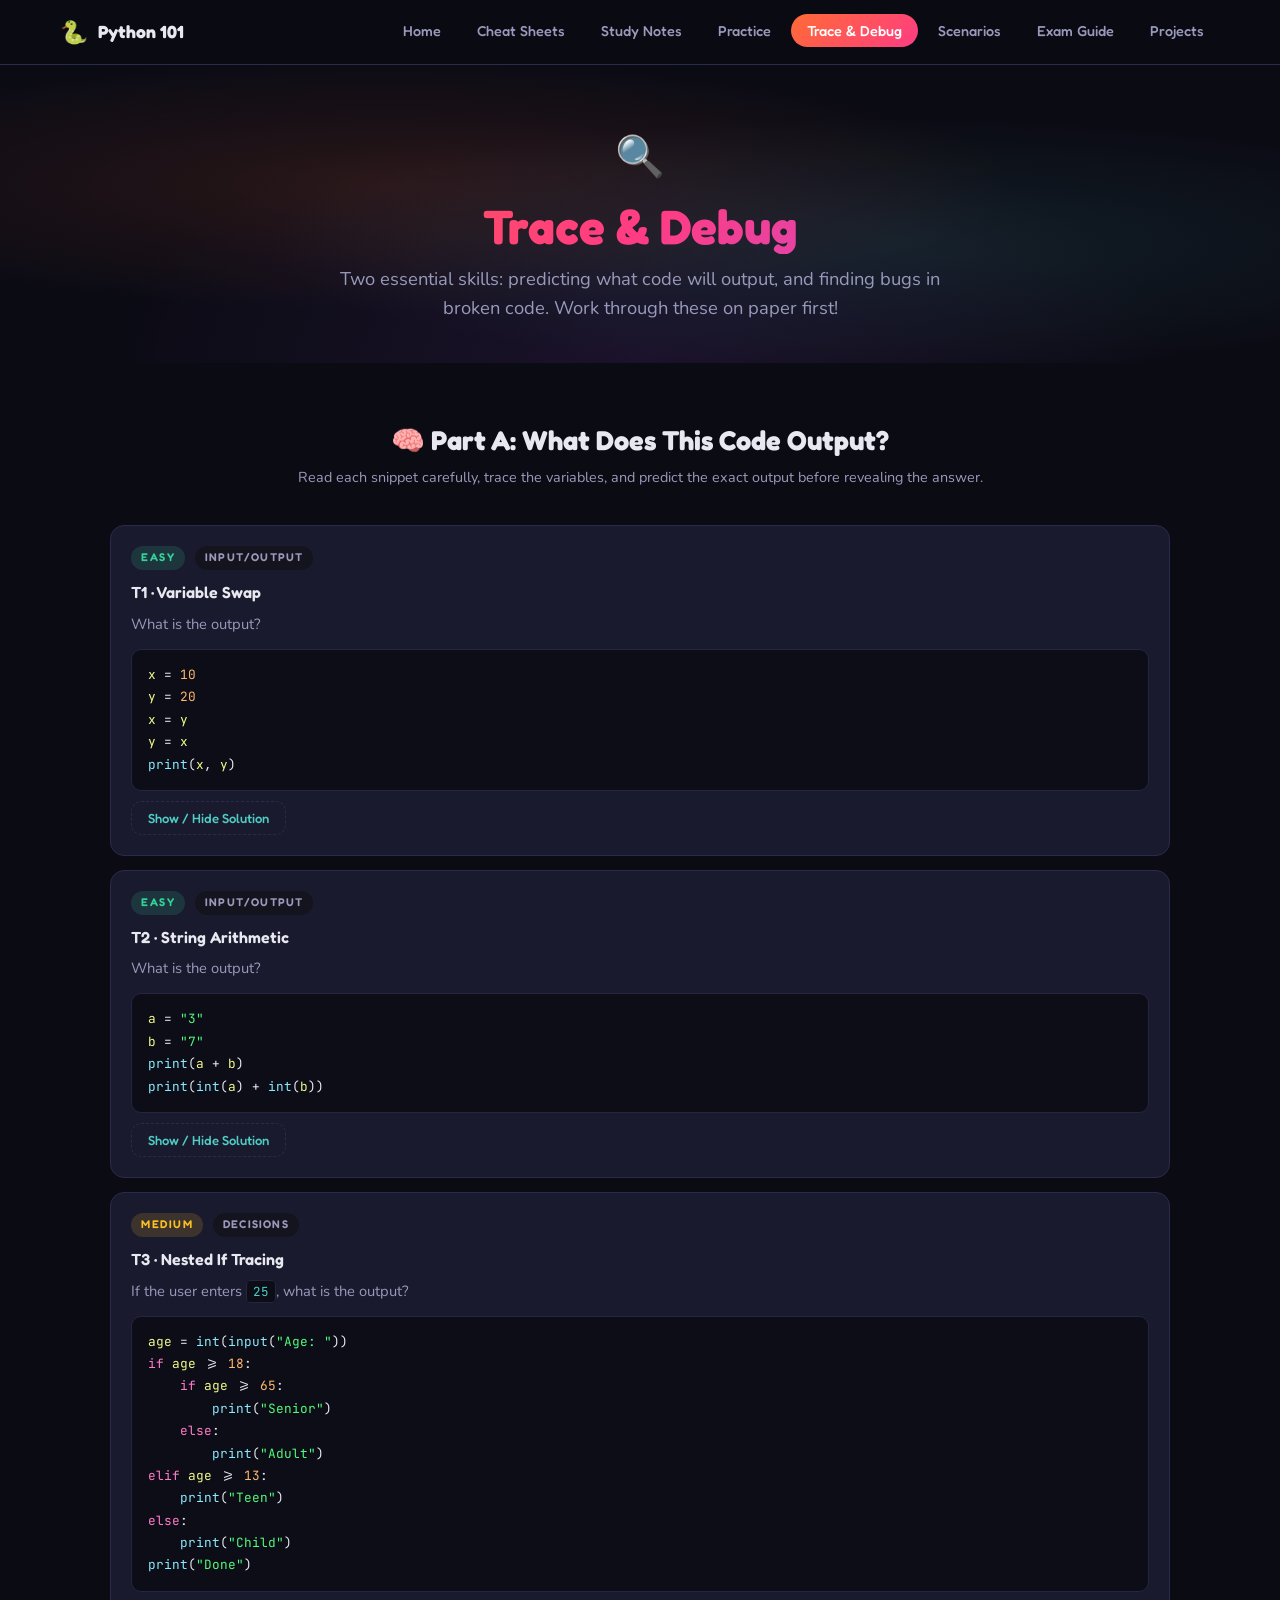
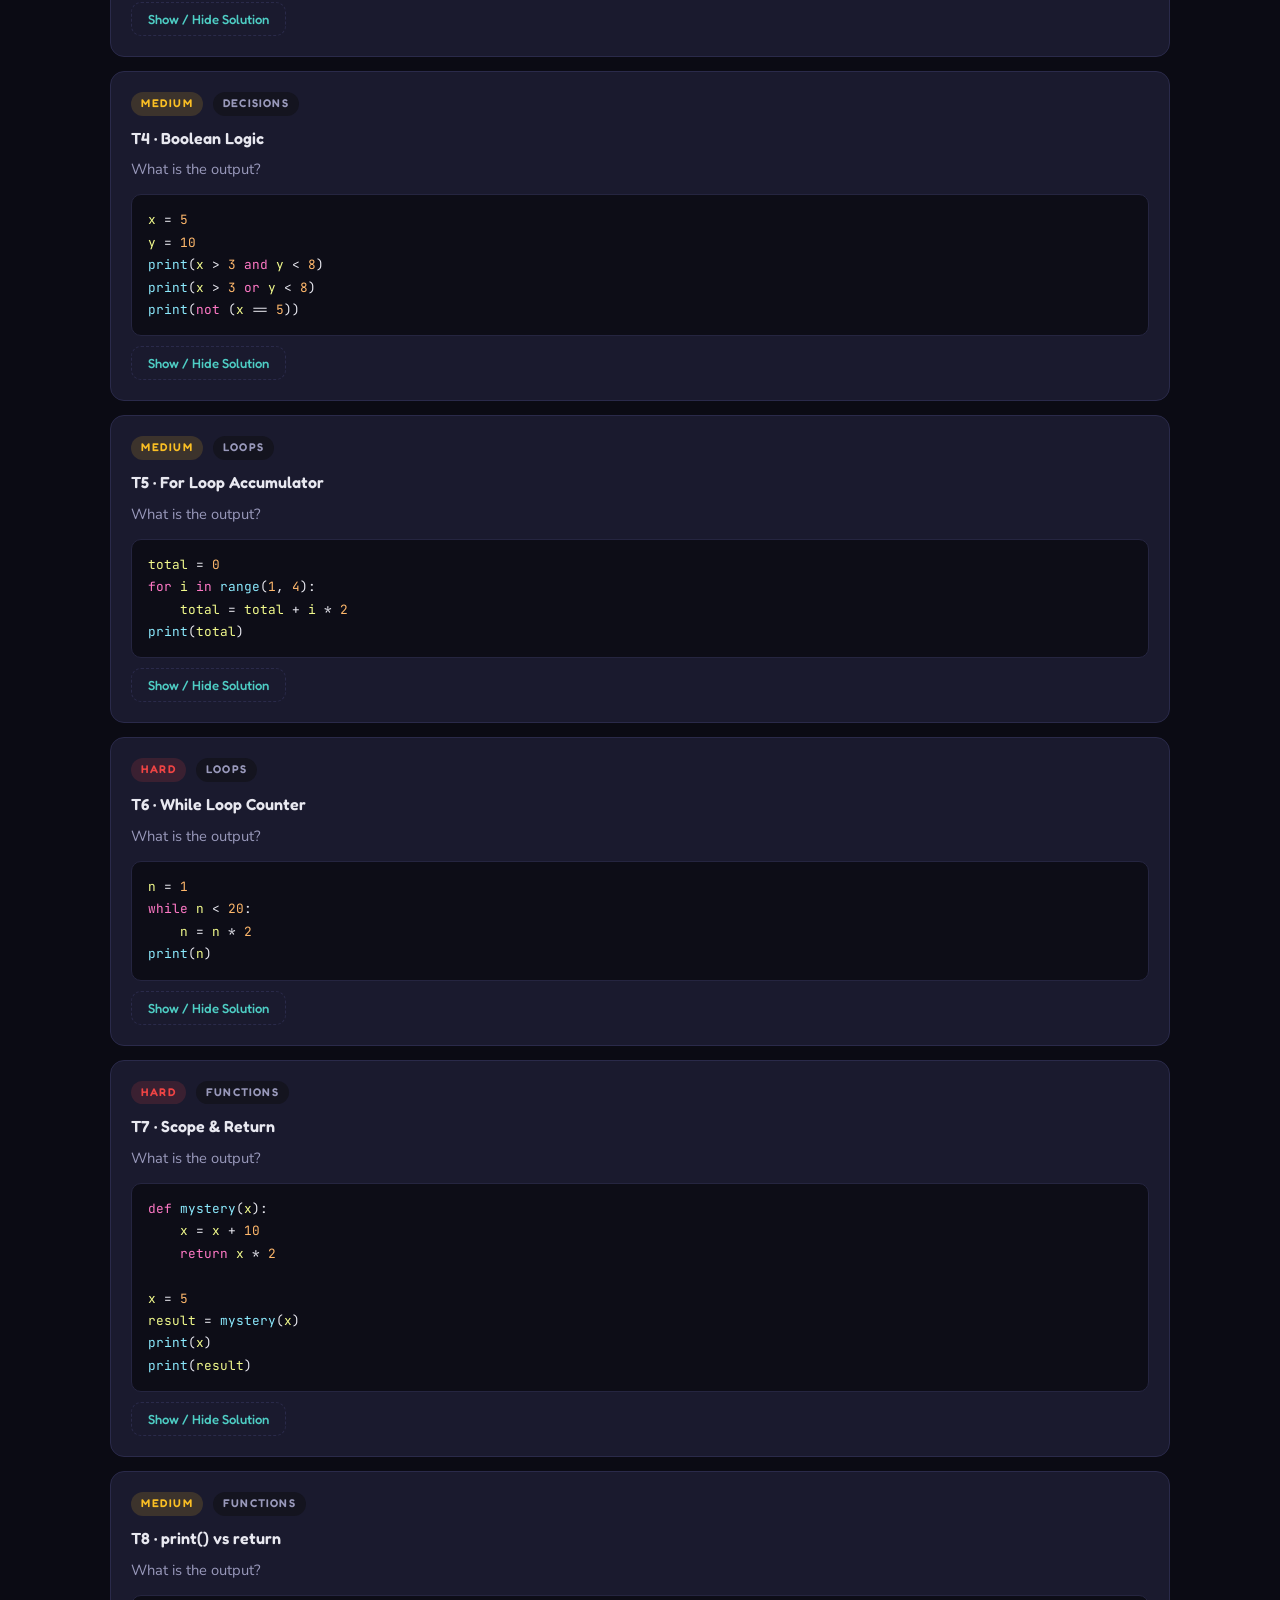
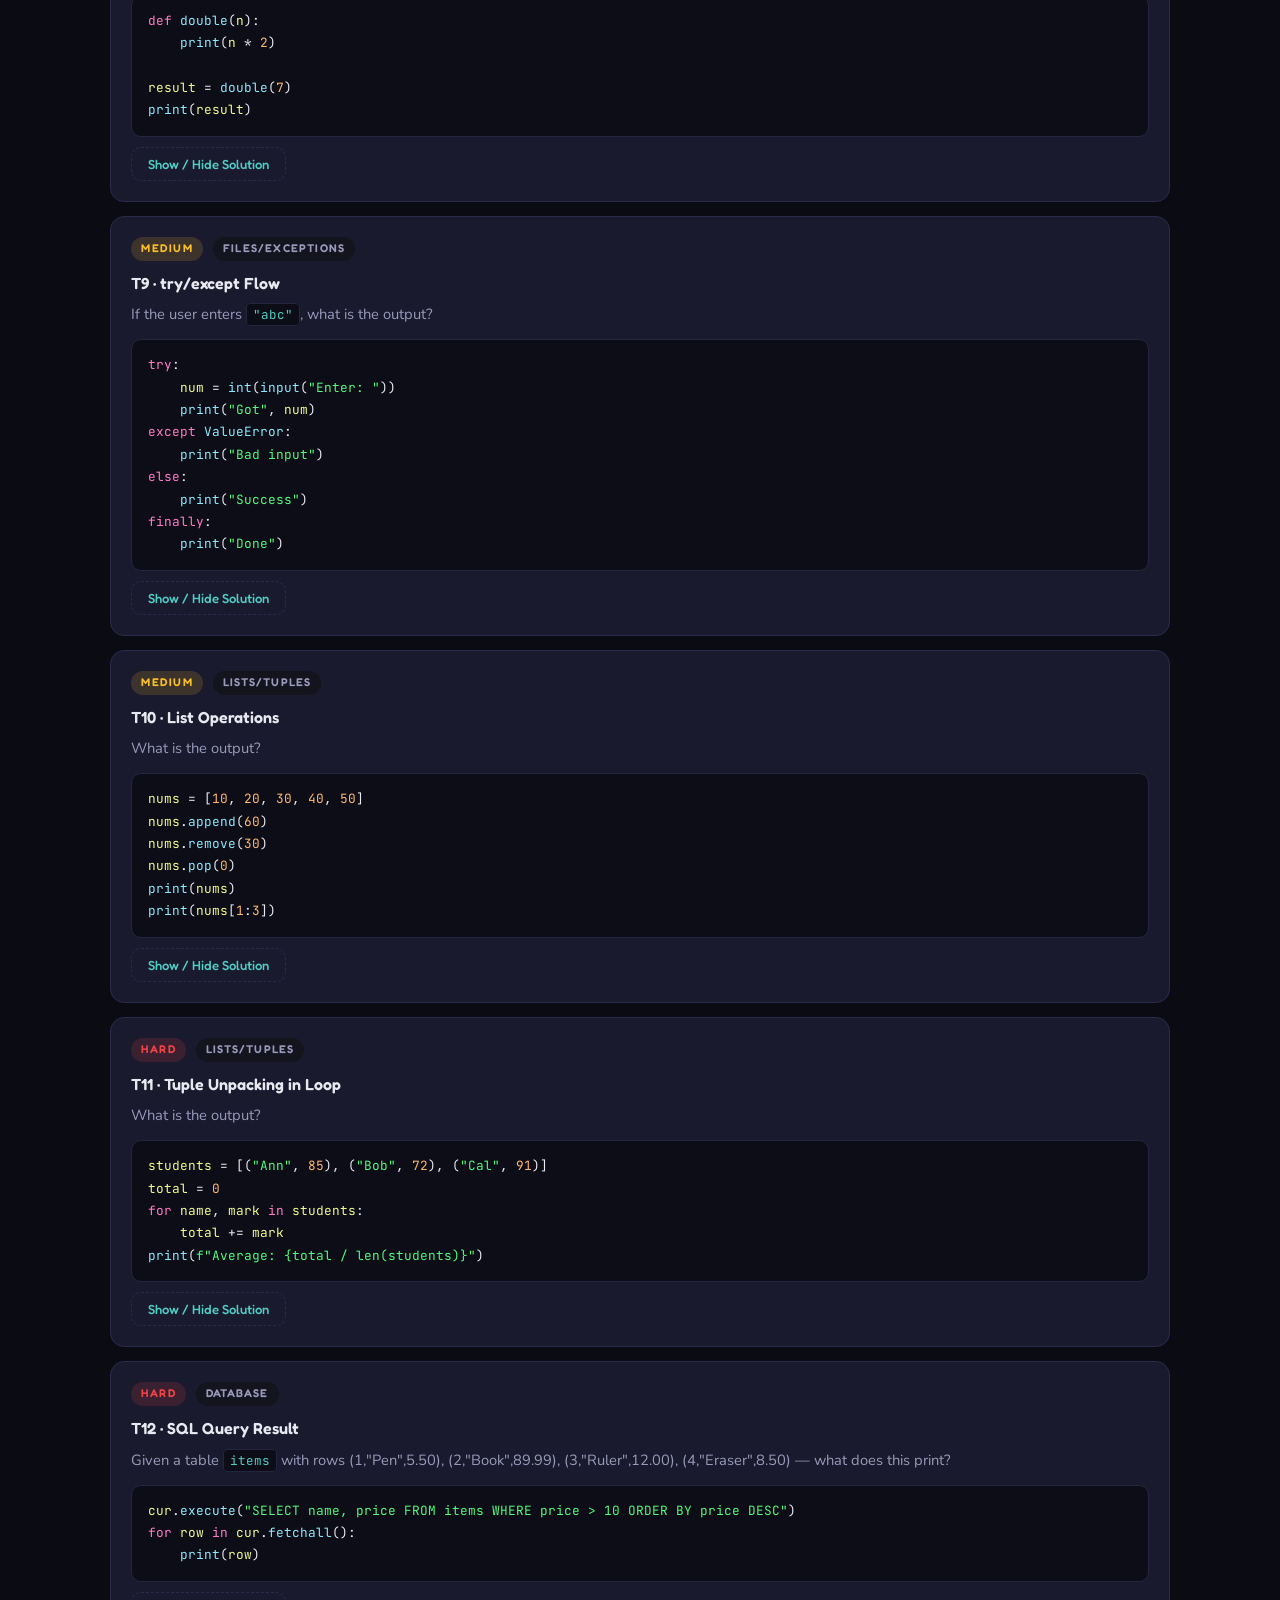
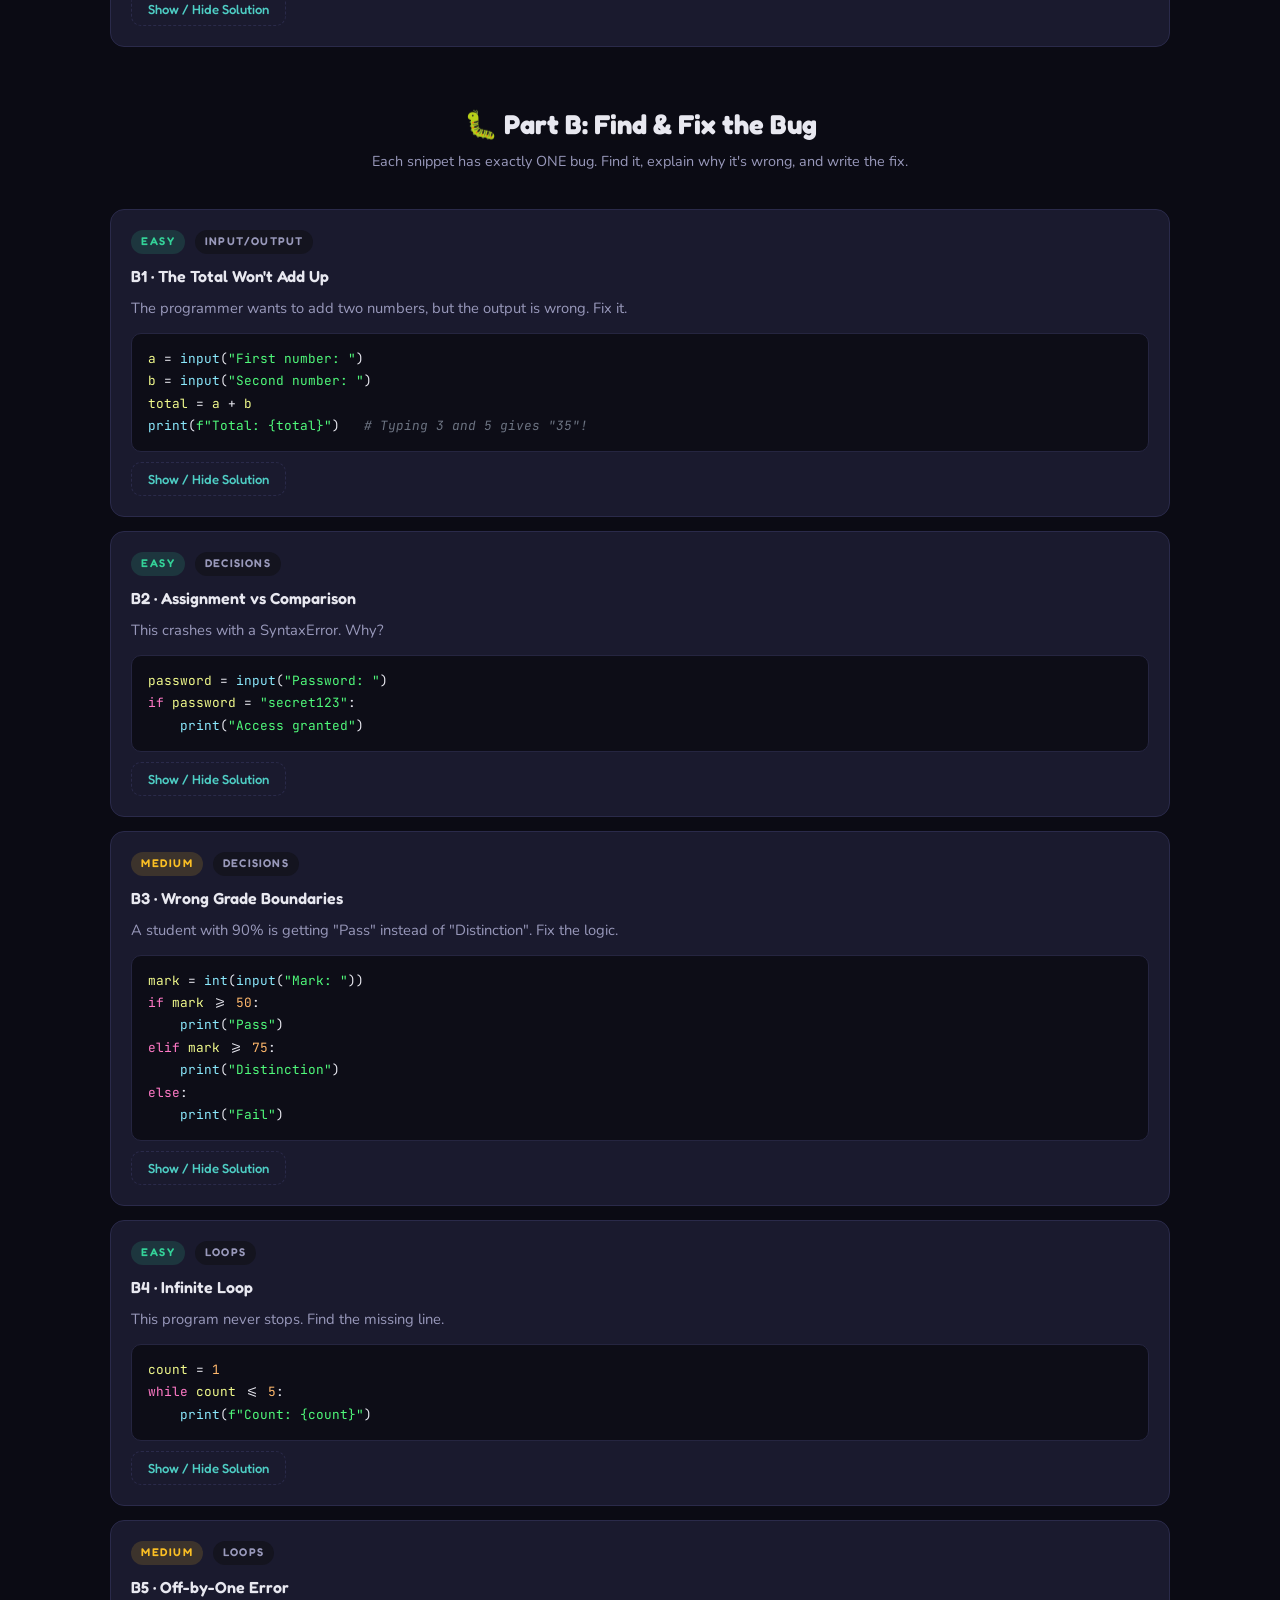
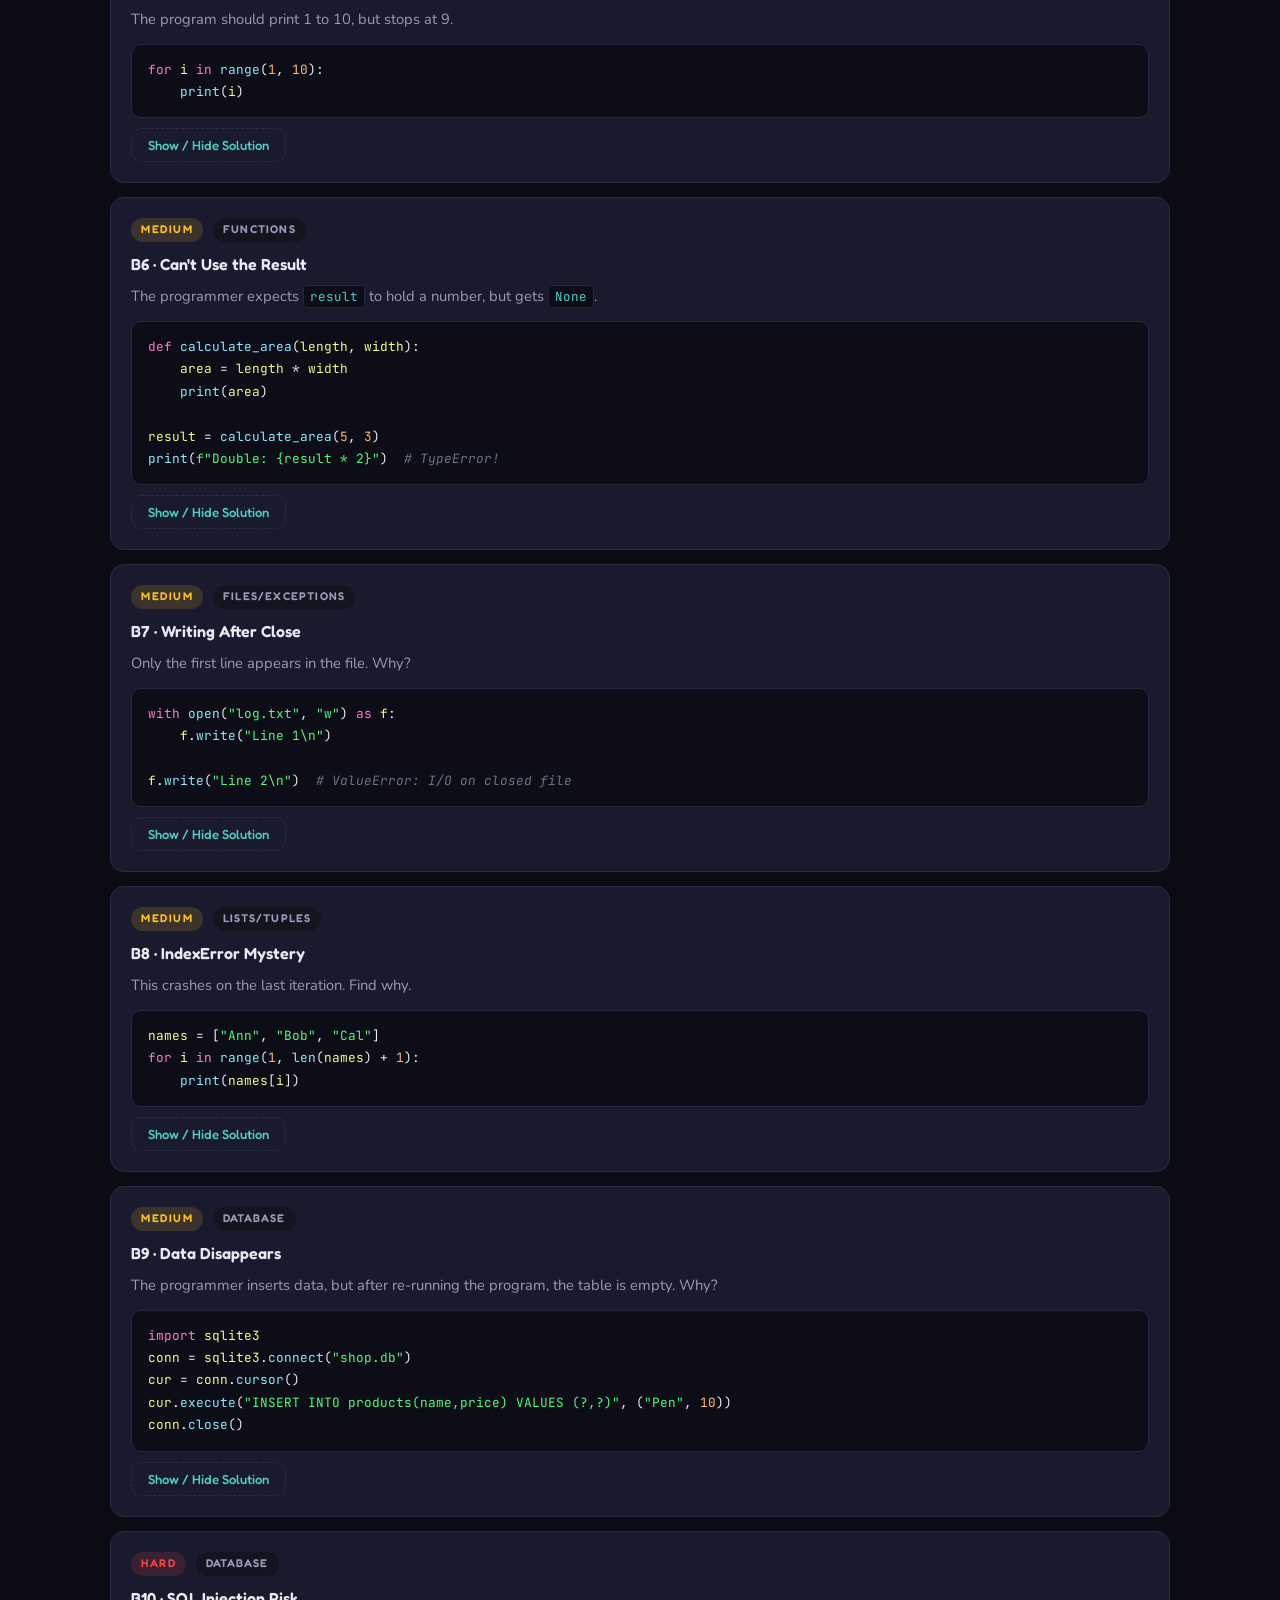
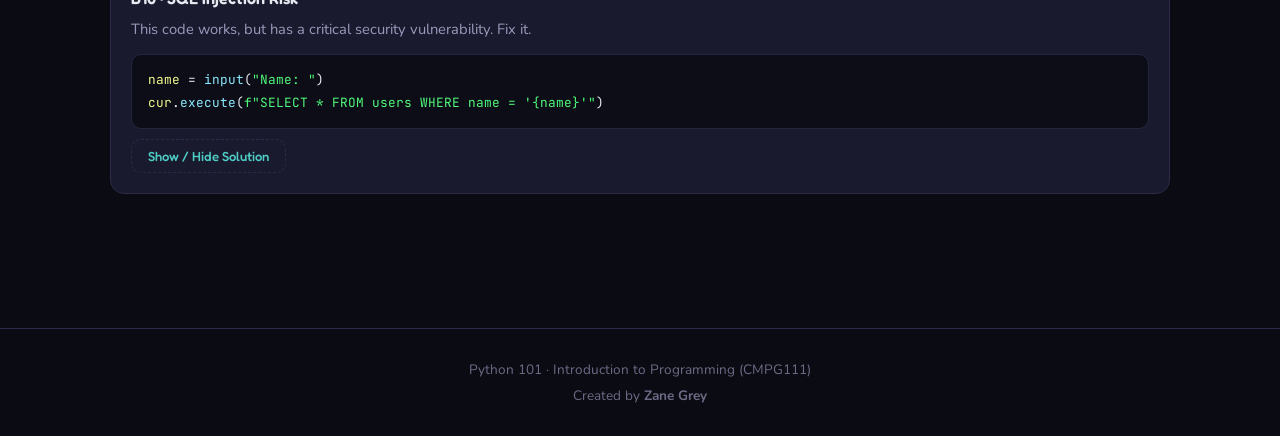
<file: trace.html>
<!DOCTYPE html>
<html lang="en">
<head>
<meta charset="UTF-8">
<meta name="viewport" content="width=device-width, initial-scale=1.0">
<title>Trace &amp; Debug — Python 101</title>
<link href="https://fonts.googleapis.com/css2?family=Fredoka:wght@400;500;600;700&family=JetBrains+Mono:wght@400;500;600&family=Nunito:wght@400;600;700;800&display=swap" rel="stylesheet">
<link rel="stylesheet" href="styles.css">
</head>
<body>

<nav class="topnav">
  <div class="topnav-inner">
    <a href="index.html" class="brand"><span class="brand-icon">🐍</span><span>Python 101</span></a>
    <button class="menu-toggle" id="menu-toggle" aria-label="Toggle menu">☰</button>
    <ul class="nav-links" id="nav-links">
      <li><a href="index.html">Home</a></li>
      <li><a href="cheatsheets.html">Cheat Sheets</a></li>
      <li><a href="notes.html">Study Notes</a></li>
      <li><a href="practice.html">Practice</a></li>
      <li><a href="trace.html" class="active">Trace &amp; Debug</a></li>
      <li><a href="scenarios.html">Scenarios</a></li>
      <li><a href="guide.html">Exam Guide</a></li>
      <li><a href="projects.html">Projects</a></li>
    </ul>
  </div>
</nav>

<section class="hero">
  <div class="hero-icon">🔍</div>
  <h1>Trace &amp; Debug</h1>
  <p class="subtitle">Two essential skills: predicting what code will output, and finding bugs in broken code. Work through these on paper first!</p>
</section>

<main class="container">

<!-- ═══════════════════════════════════════════════════════════
     SECTION 1: WHAT DOES THIS CODE OUTPUT?
     ═══════════════════════════════════════════════════════════ -->
<div class="section-divider">
  <h2>🧠 Part A: What Does This Code Output?</h2>
  <p>Read each snippet carefully, trace the variables, and predict the exact output before revealing the answer.</p>
</div>

<!-- TRACE 1 — IPO -->
<div class="exam-box" data-difficulty="easy" data-topic="1">
  <div class="exam-meta">
    <span class="exam-badge badge-easy">Easy</span>
    <span class="topic-badge">Input/Output</span>
  </div>
  <h4 class="exam-title">T1 · Variable Swap</h4>
  <p class="exam-question-text">What is the output?</p>
<pre><span class="bi">x</span> = <span class="nb">10</span>
<span class="bi">y</span> = <span class="nb">20</span>
<span class="bi">x</span> = <span class="bi">y</span>
<span class="bi">y</span> = <span class="bi">x</span>
<span class="fn">print</span>(<span class="bi">x</span>, <span class="bi">y</span>)</pre>
  <button class="solution-toggle">Show / Hide Solution</button>
  <div class="solution">
    <div class="solution-label">✅ Output</div>
    <div class="output-box">20 20</div>
    <div class="solution-explanation">
      After <code>x = y</code>, both are 20. Then <code>y = x</code> assigns 20 to y again. <strong>Common trap:</strong> students think this swaps the values, but the original <code>x</code> (10) is lost. A real swap needs a temp variable: <code>temp = x; x = y; y = temp</code>.
    </div>
    <p style="margin-top:10px;font-size:0.85rem;color:var(--text-muted);"><strong>Trace table:</strong></p>
    <table class="trace-table">
      <tr><th>Line</th><th>x</th><th>y</th></tr>
      <tr><td>x = 10</td><td>10</td><td>—</td></tr>
      <tr><td>y = 20</td><td>10</td><td>20</td></tr>
      <tr><td>x = y</td><td>20</td><td>20</td></tr>
      <tr><td>y = x</td><td>20</td><td>20</td></tr>
    </table>
  </div>
</div>

<!-- TRACE 2 — IPO -->
<div class="exam-box" data-difficulty="easy" data-topic="1">
  <div class="exam-meta">
    <span class="exam-badge badge-easy">Easy</span>
    <span class="topic-badge">Input/Output</span>
  </div>
  <h4 class="exam-title">T2 · String Arithmetic</h4>
  <p class="exam-question-text">What is the output?</p>
<pre><span class="bi">a</span> = <span class="st">"3"</span>
<span class="bi">b</span> = <span class="st">"7"</span>
<span class="fn">print</span>(<span class="bi">a</span> + <span class="bi">b</span>)
<span class="fn">print</span>(<span class="fn">int</span>(<span class="bi">a</span>) + <span class="fn">int</span>(<span class="bi">b</span>))</pre>
  <button class="solution-toggle">Show / Hide Solution</button>
  <div class="solution">
    <div class="solution-label">✅ Output</div>
    <div class="output-box">37
10</div>
    <div class="solution-explanation">
      <code>"3" + "7"</code> concatenates strings → <code>"37"</code>. But <code>int("3") + int("7")</code> adds numbers → <code>10</code>. This is the #1 input mistake: <code>input()</code> returns strings, so <code>+</code> concatenates instead of adding unless you convert.
    </div>
  </div>
</div>

<!-- TRACE 3 — Decisions -->
<div class="exam-box" data-difficulty="medium" data-topic="2">
  <div class="exam-meta">
    <span class="exam-badge badge-medium">Medium</span>
    <span class="topic-badge">Decisions</span>
  </div>
  <h4 class="exam-title">T3 · Nested If Tracing</h4>
  <p class="exam-question-text">If the user enters <code>25</code>, what is the output?</p>
<pre><span class="bi">age</span> = <span class="fn">int</span>(<span class="fn">input</span>(<span class="st">"Age: "</span>))
<span class="kw">if</span> <span class="bi">age</span> &gt;= <span class="nb">18</span>:
    <span class="kw">if</span> <span class="bi">age</span> &gt;= <span class="nb">65</span>:
        <span class="fn">print</span>(<span class="st">"Senior"</span>)
    <span class="kw">else</span>:
        <span class="fn">print</span>(<span class="st">"Adult"</span>)
<span class="kw">elif</span> <span class="bi">age</span> &gt;= <span class="nb">13</span>:
    <span class="fn">print</span>(<span class="st">"Teen"</span>)
<span class="kw">else</span>:
    <span class="fn">print</span>(<span class="st">"Child"</span>)
<span class="fn">print</span>(<span class="st">"Done"</span>)</pre>
  <button class="solution-toggle">Show / Hide Solution</button>
  <div class="solution">
    <div class="solution-label">✅ Output</div>
    <div class="output-box">Adult
Done</div>
    <div class="solution-explanation">
      25 ≥ 18 → enters outer if. 25 is NOT ≥ 65 → inner else prints "Adult". The elif and else are <strong>skipped entirely</strong> (they belong to the outer if). <code>"Done"</code> prints because it's outside all blocks (no indentation).
    </div>
  </div>
</div>

<!-- TRACE 4 — Decisions / Boolean -->
<div class="exam-box" data-difficulty="medium" data-topic="2">
  <div class="exam-meta">
    <span class="exam-badge badge-medium">Medium</span>
    <span class="topic-badge">Decisions</span>
  </div>
  <h4 class="exam-title">T4 · Boolean Logic</h4>
  <p class="exam-question-text">What is the output?</p>
<pre><span class="bi">x</span> = <span class="nb">5</span>
<span class="bi">y</span> = <span class="nb">10</span>
<span class="fn">print</span>(<span class="bi">x</span> &gt; <span class="nb">3</span> <span class="kw">and</span> <span class="bi">y</span> &lt; <span class="nb">8</span>)
<span class="fn">print</span>(<span class="bi">x</span> &gt; <span class="nb">3</span> <span class="kw">or</span> <span class="bi">y</span> &lt; <span class="nb">8</span>)
<span class="fn">print</span>(<span class="kw">not</span> (<span class="bi">x</span> == <span class="nb">5</span>))</pre>
  <button class="solution-toggle">Show / Hide Solution</button>
  <div class="solution">
    <div class="solution-label">✅ Output</div>
    <div class="output-box">False
True
False</div>
    <div class="solution-explanation">
      Line 1: <code>True and False</code> → <code>False</code> (both must be True for <code>and</code>).<br>
      Line 2: <code>True or False</code> → <code>True</code> (one is enough for <code>or</code>).<br>
      Line 3: <code>not True</code> → <code>False</code>.
    </div>
  </div>
</div>

<!-- TRACE 5 — Loops -->
<div class="exam-box" data-difficulty="medium" data-topic="3">
  <div class="exam-meta">
    <span class="exam-badge badge-medium">Medium</span>
    <span class="topic-badge">Loops</span>
  </div>
  <h4 class="exam-title">T5 · For Loop Accumulator</h4>
  <p class="exam-question-text">What is the output?</p>
<pre><span class="bi">total</span> = <span class="nb">0</span>
<span class="kw">for</span> <span class="bi">i</span> <span class="kw">in</span> <span class="fn">range</span>(<span class="nb">1</span>, <span class="nb">4</span>):
    <span class="bi">total</span> = <span class="bi">total</span> + <span class="bi">i</span> * <span class="nb">2</span>
<span class="fn">print</span>(<span class="bi">total</span>)</pre>
  <button class="solution-toggle">Show / Hide Solution</button>
  <div class="solution">
    <div class="solution-label">✅ Output</div>
    <div class="output-box">12</div>
    <table class="trace-table">
      <tr><th>i</th><th>i * 2</th><th>total</th></tr>
      <tr><td>1</td><td>2</td><td>0 + 2 = 2</td></tr>
      <tr><td>2</td><td>4</td><td>2 + 4 = 6</td></tr>
      <tr><td>3</td><td>6</td><td>6 + 6 = 12</td></tr>
    </table>
    <div class="solution-explanation">
      <code>range(1, 4)</code> gives 1, 2, 3. Each iteration multiplies i by 2 and adds to total. Common mistake: including 4 in the range — remember, stop value is excluded.
    </div>
  </div>
</div>

<!-- TRACE 6 — Loops -->
<div class="exam-box" data-difficulty="hard" data-topic="3">
  <div class="exam-meta">
    <span class="exam-badge badge-hard">Hard</span>
    <span class="topic-badge">Loops</span>
  </div>
  <h4 class="exam-title">T6 · While Loop Counter</h4>
  <p class="exam-question-text">What is the output?</p>
<pre><span class="bi">n</span> = <span class="nb">1</span>
<span class="kw">while</span> <span class="bi">n</span> &lt; <span class="nb">20</span>:
    <span class="bi">n</span> = <span class="bi">n</span> * <span class="nb">2</span>
<span class="fn">print</span>(<span class="bi">n</span>)</pre>
  <button class="solution-toggle">Show / Hide Solution</button>
  <div class="solution">
    <div class="solution-label">✅ Output</div>
    <div class="output-box">32</div>
    <table class="trace-table">
      <tr><th>Iteration</th><th>n (start)</th><th>n &lt; 20?</th><th>n (end)</th></tr>
      <tr><td>1</td><td>1</td><td>True</td><td>2</td></tr>
      <tr><td>2</td><td>2</td><td>True</td><td>4</td></tr>
      <tr><td>3</td><td>4</td><td>True</td><td>8</td></tr>
      <tr><td>4</td><td>8</td><td>True</td><td>16</td></tr>
      <tr><td>5</td><td>16</td><td>True</td><td>32</td></tr>
      <tr><td>6</td><td>32</td><td>False</td><td>—</td></tr>
    </table>
    <div class="solution-explanation">
      <code>n</code> doubles each iteration: 1→2→4→8→16→32. When n=32, the condition <code>32 &lt; 20</code> is False, so the loop stops. The <code>print(n)</code> is OUTSIDE the loop, so it prints 32 (not 16!).
    </div>
  </div>
</div>

<!-- TRACE 7 — Functions -->
<div class="exam-box" data-difficulty="hard" data-topic="4">
  <div class="exam-meta">
    <span class="exam-badge badge-hard">Hard</span>
    <span class="topic-badge">Functions</span>
  </div>
  <h4 class="exam-title">T7 · Scope &amp; Return</h4>
  <p class="exam-question-text">What is the output?</p>
<pre><span class="kw">def</span> <span class="fn">mystery</span>(<span class="bi">x</span>):
    <span class="bi">x</span> = <span class="bi">x</span> + <span class="nb">10</span>
    <span class="kw">return</span> <span class="bi">x</span> * <span class="nb">2</span>

<span class="bi">x</span> = <span class="nb">5</span>
<span class="bi">result</span> = <span class="fn">mystery</span>(<span class="bi">x</span>)
<span class="fn">print</span>(<span class="bi">x</span>)
<span class="fn">print</span>(<span class="bi">result</span>)</pre>
  <button class="solution-toggle">Show / Hide Solution</button>
  <div class="solution">
    <div class="solution-label">✅ Output</div>
    <div class="output-box">5
30</div>
    <div class="solution-explanation">
      The <code>x</code> inside the function is <strong>local</strong> — a separate copy. Changing it doesn't affect the <code>x = 5</code> in the main program. Inside the function: 5 + 10 = 15, then 15 × 2 = 30 returned. The global <code>x</code> stays 5.
    </div>
  </div>
</div>

<!-- TRACE 8 — Functions -->
<div class="exam-box" data-difficulty="medium" data-topic="4">
  <div class="exam-meta">
    <span class="exam-badge badge-medium">Medium</span>
    <span class="topic-badge">Functions</span>
  </div>
  <h4 class="exam-title">T8 · print() vs return</h4>
  <p class="exam-question-text">What is the output?</p>
<pre><span class="kw">def</span> <span class="fn">double</span>(<span class="bi">n</span>):
    <span class="fn">print</span>(<span class="bi">n</span> * <span class="nb">2</span>)

<span class="bi">result</span> = <span class="fn">double</span>(<span class="nb">7</span>)
<span class="fn">print</span>(<span class="bi">result</span>)</pre>
  <button class="solution-toggle">Show / Hide Solution</button>
  <div class="solution">
    <div class="solution-label">✅ Output</div>
    <div class="output-box">14
None</div>
    <div class="solution-explanation">
      <code>double(7)</code> prints 14 inside the function. But since there's no <code>return</code> statement, the function returns <code>None</code> by default. So <code>result = None</code>, and the second print shows <code>None</code>. This is why <code>return</code> matters!
    </div>
  </div>
</div>

<!-- TRACE 9 — Files -->
<div class="exam-box" data-difficulty="medium" data-topic="5">
  <div class="exam-meta">
    <span class="exam-badge badge-medium">Medium</span>
    <span class="topic-badge">Files/Exceptions</span>
  </div>
  <h4 class="exam-title">T9 · try/except Flow</h4>
  <p class="exam-question-text">If the user enters <code>"abc"</code>, what is the output?</p>
<pre><span class="kw">try</span>:
    <span class="bi">num</span> = <span class="fn">int</span>(<span class="fn">input</span>(<span class="st">"Enter: "</span>))
    <span class="fn">print</span>(<span class="st">"Got"</span>, <span class="bi">num</span>)
<span class="kw">except</span> <span class="fn">ValueError</span>:
    <span class="fn">print</span>(<span class="st">"Bad input"</span>)
<span class="kw">else</span>:
    <span class="fn">print</span>(<span class="st">"Success"</span>)
<span class="kw">finally</span>:
    <span class="fn">print</span>(<span class="st">"Done"</span>)</pre>
  <button class="solution-toggle">Show / Hide Solution</button>
  <div class="solution">
    <div class="solution-label">✅ Output</div>
    <div class="output-box">Bad input
Done</div>
    <div class="solution-explanation">
      <code>int("abc")</code> raises ValueError → jumps to except → prints "Bad input". The <code>else</code> only runs when there's NO error, so it's skipped. <code>finally</code> ALWAYS runs, so "Done" prints. The line <code>print("Got", num)</code> was never reached because the exception happened on the same line.
    </div>
  </div>
</div>

<!-- TRACE 10 — Lists -->
<div class="exam-box" data-difficulty="medium" data-topic="6">
  <div class="exam-meta">
    <span class="exam-badge badge-medium">Medium</span>
    <span class="topic-badge">Lists/Tuples</span>
  </div>
  <h4 class="exam-title">T10 · List Operations</h4>
  <p class="exam-question-text">What is the output?</p>
<pre><span class="bi">nums</span> = [<span class="nb">10</span>, <span class="nb">20</span>, <span class="nb">30</span>, <span class="nb">40</span>, <span class="nb">50</span>]
<span class="bi">nums</span>.<span class="fn">append</span>(<span class="nb">60</span>)
<span class="bi">nums</span>.<span class="fn">remove</span>(<span class="nb">30</span>)
<span class="bi">nums</span>.<span class="fn">pop</span>(<span class="nb">0</span>)
<span class="fn">print</span>(<span class="bi">nums</span>)
<span class="fn">print</span>(<span class="bi">nums</span>[<span class="nb">1</span>:<span class="nb">3</span>])</pre>
  <button class="solution-toggle">Show / Hide Solution</button>
  <div class="solution">
    <div class="solution-label">✅ Output</div>
    <div class="output-box">[20, 40, 50, 60]
[40, 50]</div>
    <table class="trace-table">
      <tr><th>Operation</th><th>List</th></tr>
      <tr><td>Start</td><td>[10, 20, 30, 40, 50]</td></tr>
      <tr><td>append(60)</td><td>[10, 20, 30, 40, 50, 60]</td></tr>
      <tr><td>remove(30)</td><td>[10, 20, 40, 50, 60]</td></tr>
      <tr><td>pop(0)</td><td>[20, 40, 50, 60]</td></tr>
    </table>
    <div class="solution-explanation">
      <code>pop(0)</code> removes and returns the item at index 0 (which is 10). Then <code>nums[1:3]</code> slices indexes 1 and 2 (not 3!) → <code>[40, 50]</code>.
    </div>
  </div>
</div>

<!-- TRACE 11 — Lists / Tuples -->
<div class="exam-box" data-difficulty="hard" data-topic="6">
  <div class="exam-meta">
    <span class="exam-badge badge-hard">Hard</span>
    <span class="topic-badge">Lists/Tuples</span>
  </div>
  <h4 class="exam-title">T11 · Tuple Unpacking in Loop</h4>
  <p class="exam-question-text">What is the output?</p>
<pre><span class="bi">students</span> = [(<span class="st">"Ann"</span>, <span class="nb">85</span>), (<span class="st">"Bob"</span>, <span class="nb">72</span>), (<span class="st">"Cal"</span>, <span class="nb">91</span>)]
<span class="bi">total</span> = <span class="nb">0</span>
<span class="kw">for</span> <span class="bi">name</span>, <span class="bi">mark</span> <span class="kw">in</span> <span class="bi">students</span>:
    <span class="bi">total</span> += <span class="bi">mark</span>
<span class="fn">print</span>(<span class="st">f"Average: {total / len(students)}"</span>)</pre>
  <button class="solution-toggle">Show / Hide Solution</button>
  <div class="solution">
    <div class="solution-label">✅ Output</div>
    <div class="output-box">Average: 82.66666666666667</div>
    <div class="solution-explanation">
      Each tuple in the list is unpacked into <code>name</code> and <code>mark</code>. Total = 85 + 72 + 91 = 248. Average = 248 / 3 ≈ 82.67. Note: without <code>:.2f</code> formatting, Python shows all decimal places.
    </div>
  </div>
</div>

<!-- TRACE 12 — Database -->
<div class="exam-box" data-difficulty="hard" data-topic="7">
  <div class="exam-meta">
    <span class="exam-badge badge-hard">Hard</span>
    <span class="topic-badge">Database</span>
  </div>
  <h4 class="exam-title">T12 · SQL Query Result</h4>
  <p class="exam-question-text">Given a table <code>items</code> with rows (1,"Pen",5.50), (2,"Book",89.99), (3,"Ruler",12.00), (4,"Eraser",8.50) — what does this print?</p>
<pre><span class="bi">cur</span>.<span class="fn">execute</span>(<span class="st">"SELECT name, price FROM items WHERE price &gt; 10 ORDER BY price DESC"</span>)
<span class="kw">for</span> <span class="bi">row</span> <span class="kw">in</span> <span class="bi">cur</span>.<span class="fn">fetchall</span>():
    <span class="fn">print</span>(<span class="bi">row</span>)</pre>
  <button class="solution-toggle">Show / Hide Solution</button>
  <div class="solution">
    <div class="solution-label">✅ Output</div>
    <div class="output-box">('Book', 89.99)
('Ruler', 12.0)</div>
    <div class="solution-explanation">
      WHERE price &gt; 10 excludes Pen (5.50) and Eraser (8.50). ORDER BY price DESC sorts highest first. <code>fetchall()</code> returns tuples, so each row prints as <code>('name', price)</code>.
    </div>
  </div>
</div>

<!-- ═══════════════════════════════════════════════════════════
     SECTION 2: FIND AND FIX THE BUG
     ═══════════════════════════════════════════════════════════ -->
<div class="section-divider">
  <h2>🐛 Part B: Find &amp; Fix the Bug</h2>
  <p>Each snippet has exactly ONE bug. Find it, explain why it's wrong, and write the fix.</p>
</div>

<!-- BUG 1 — IPO -->
<div class="exam-box" data-difficulty="easy" data-topic="1">
  <div class="exam-meta">
    <span class="exam-badge badge-easy">Easy</span>
    <span class="topic-badge">Input/Output</span>
  </div>
  <h4 class="exam-title">B1 · The Total Won't Add Up</h4>
  <p class="exam-question-text">The programmer wants to add two numbers, but the output is wrong. Fix it.</p>
<pre><span class="bi">a</span> = <span class="fn">input</span>(<span class="st">"First number: "</span>)
<span class="bi">b</span> = <span class="fn">input</span>(<span class="st">"Second number: "</span>)
<span class="bi">total</span> = <span class="bi">a</span> + <span class="bi">b</span>
<span class="fn">print</span>(<span class="st">f"Total: {total}"</span>)   <span class="cm"># Typing 3 and 5 gives "35"!</span></pre>
  <button class="solution-toggle">Show / Hide Solution</button>
  <div class="solution">
    <div class="solution-label">🐛 The Bug</div>
    <p class="exam-question-text"><code>input()</code> returns <strong>strings</strong>. <code>"3" + "5"</code> concatenates to <code>"35"</code> instead of adding to <code>8</code>.</p>
    <span class="fix-label wrong">❌ Wrong</span>
<pre><span class="bi">a</span> = <span class="fn">input</span>(<span class="st">"First number: "</span>)
<span class="bi">b</span> = <span class="fn">input</span>(<span class="st">"Second number: "</span>)</pre>
    <span class="fix-label correct">✅ Fixed</span>
<pre><span class="bi">a</span> = <span class="fn">int</span>(<span class="fn">input</span>(<span class="st">"First number: "</span>))
<span class="bi">b</span> = <span class="fn">int</span>(<span class="fn">input</span>(<span class="st">"Second number: "</span>))</pre>
  </div>
</div>

<!-- BUG 2 — Decisions -->
<div class="exam-box" data-difficulty="easy" data-topic="2">
  <div class="exam-meta">
    <span class="exam-badge badge-easy">Easy</span>
    <span class="topic-badge">Decisions</span>
  </div>
  <h4 class="exam-title">B2 · Assignment vs Comparison</h4>
  <p class="exam-question-text">This crashes with a SyntaxError. Why?</p>
<pre><span class="bi">password</span> = <span class="fn">input</span>(<span class="st">"Password: "</span>)
<span class="kw">if</span> <span class="bi">password</span> = <span class="st">"secret123"</span>:
    <span class="fn">print</span>(<span class="st">"Access granted"</span>)</pre>
  <button class="solution-toggle">Show / Hide Solution</button>
  <div class="solution">
    <div class="solution-label">🐛 The Bug</div>
    <p class="exam-question-text">Uses <code>=</code> (assignment) instead of <code>==</code> (comparison).</p>
    <span class="fix-label wrong">❌ Wrong</span>
<pre><span class="kw">if</span> <span class="bi">password</span> = <span class="st">"secret123"</span>:</pre>
    <span class="fix-label correct">✅ Fixed</span>
<pre><span class="kw">if</span> <span class="bi">password</span> == <span class="st">"secret123"</span>:</pre>
  </div>
</div>

<!-- BUG 3 — Decisions -->
<div class="exam-box" data-difficulty="medium" data-topic="2">
  <div class="exam-meta">
    <span class="exam-badge badge-medium">Medium</span>
    <span class="topic-badge">Decisions</span>
  </div>
  <h4 class="exam-title">B3 · Wrong Grade Boundaries</h4>
  <p class="exam-question-text">A student with 90% is getting "Pass" instead of "Distinction". Fix the logic.</p>
<pre><span class="bi">mark</span> = <span class="fn">int</span>(<span class="fn">input</span>(<span class="st">"Mark: "</span>))
<span class="kw">if</span> <span class="bi">mark</span> &gt;= <span class="nb">50</span>:
    <span class="fn">print</span>(<span class="st">"Pass"</span>)
<span class="kw">elif</span> <span class="bi">mark</span> &gt;= <span class="nb">75</span>:
    <span class="fn">print</span>(<span class="st">"Distinction"</span>)
<span class="kw">else</span>:
    <span class="fn">print</span>(<span class="st">"Fail"</span>)</pre>
  <button class="solution-toggle">Show / Hide Solution</button>
  <div class="solution">
    <div class="solution-label">🐛 The Bug</div>
    <p class="exam-question-text">90 ≥ 50 is True, so the first branch runs and <code>elif</code> is never checked. You must check the <strong>highest</strong> condition first.</p>
    <span class="fix-label correct">✅ Fixed</span>
<pre><span class="kw">if</span> <span class="bi">mark</span> &gt;= <span class="nb">75</span>:
    <span class="fn">print</span>(<span class="st">"Distinction"</span>)
<span class="kw">elif</span> <span class="bi">mark</span> &gt;= <span class="nb">50</span>:
    <span class="fn">print</span>(<span class="st">"Pass"</span>)
<span class="kw">else</span>:
    <span class="fn">print</span>(<span class="st">"Fail"</span>)</pre>
  </div>
</div>

<!-- BUG 4 — Loops -->
<div class="exam-box" data-difficulty="easy" data-topic="3">
  <div class="exam-meta">
    <span class="exam-badge badge-easy">Easy</span>
    <span class="topic-badge">Loops</span>
  </div>
  <h4 class="exam-title">B4 · Infinite Loop</h4>
  <p class="exam-question-text">This program never stops. Find the missing line.</p>
<pre><span class="bi">count</span> = <span class="nb">1</span>
<span class="kw">while</span> <span class="bi">count</span> &lt;= <span class="nb">5</span>:
    <span class="fn">print</span>(<span class="st">f"Count: {count}"</span>)</pre>
  <button class="solution-toggle">Show / Hide Solution</button>
  <div class="solution">
    <div class="solution-label">🐛 The Bug</div>
    <p class="exam-question-text"><code>count</code> never changes, so <code>count &lt;= 5</code> stays True forever.</p>
    <span class="fix-label correct">✅ Fixed — add counter update inside the loop</span>
<pre><span class="bi">count</span> = <span class="nb">1</span>
<span class="kw">while</span> <span class="bi">count</span> &lt;= <span class="nb">5</span>:
    <span class="fn">print</span>(<span class="st">f"Count: {count}"</span>)
    <span class="bi">count</span> += <span class="nb">1</span>    <span class="cm"># THIS WAS MISSING!</span></pre>
  </div>
</div>

<!-- BUG 5 — Loops -->
<div class="exam-box" data-difficulty="medium" data-topic="3">
  <div class="exam-meta">
    <span class="exam-badge badge-medium">Medium</span>
    <span class="topic-badge">Loops</span>
  </div>
  <h4 class="exam-title">B5 · Off-by-One Error</h4>
  <p class="exam-question-text">The program should print 1 to 10, but stops at 9.</p>
<pre><span class="kw">for</span> <span class="bi">i</span> <span class="kw">in</span> <span class="fn">range</span>(<span class="nb">1</span>, <span class="nb">10</span>):
    <span class="fn">print</span>(<span class="bi">i</span>)</pre>
  <button class="solution-toggle">Show / Hide Solution</button>
  <div class="solution">
    <div class="solution-label">🐛 The Bug</div>
    <p class="exam-question-text"><code>range(1, 10)</code> stops BEFORE 10 (gives 1–9). To include 10, use <code>range(1, 11)</code>.</p>
    <span class="fix-label correct">✅ Fixed</span>
<pre><span class="kw">for</span> <span class="bi">i</span> <span class="kw">in</span> <span class="fn">range</span>(<span class="nb">1</span>, <span class="nb">11</span>):
    <span class="fn">print</span>(<span class="bi">i</span>)</pre>
  </div>
</div>

<!-- BUG 6 — Functions -->
<div class="exam-box" data-difficulty="medium" data-topic="4">
  <div class="exam-meta">
    <span class="exam-badge badge-medium">Medium</span>
    <span class="topic-badge">Functions</span>
  </div>
  <h4 class="exam-title">B6 · Can't Use the Result</h4>
  <p class="exam-question-text">The programmer expects <code>result</code> to hold a number, but gets <code>None</code>.</p>
<pre><span class="kw">def</span> <span class="fn">calculate_area</span>(<span class="bi">length</span>, <span class="bi">width</span>):
    <span class="bi">area</span> = <span class="bi">length</span> * <span class="bi">width</span>
    <span class="fn">print</span>(<span class="bi">area</span>)

<span class="bi">result</span> = <span class="fn">calculate_area</span>(<span class="nb">5</span>, <span class="nb">3</span>)
<span class="fn">print</span>(<span class="st">f"Double: {result * 2}"</span>)  <span class="cm"># TypeError!</span></pre>
  <button class="solution-toggle">Show / Hide Solution</button>
  <div class="solution">
    <div class="solution-label">🐛 The Bug</div>
    <p class="exam-question-text">The function uses <code>print()</code> instead of <code>return</code>. <code>print()</code> displays but returns <code>None</code>. You can't multiply <code>None * 2</code>.</p>
    <span class="fix-label correct">✅ Fixed</span>
<pre><span class="kw">def</span> <span class="fn">calculate_area</span>(<span class="bi">length</span>, <span class="bi">width</span>):
    <span class="bi">area</span> = <span class="bi">length</span> * <span class="bi">width</span>
    <span class="kw">return</span> <span class="bi">area</span></pre>
  </div>
</div>

<!-- BUG 7 — Files -->
<div class="exam-box" data-difficulty="medium" data-topic="5">
  <div class="exam-meta">
    <span class="exam-badge badge-medium">Medium</span>
    <span class="topic-badge">Files/Exceptions</span>
  </div>
  <h4 class="exam-title">B7 · Writing After Close</h4>
  <p class="exam-question-text">Only the first line appears in the file. Why?</p>
<pre><span class="kw">with</span> <span class="fn">open</span>(<span class="st">"log.txt"</span>, <span class="st">"w"</span>) <span class="kw">as</span> <span class="bi">f</span>:
    <span class="bi">f</span>.<span class="fn">write</span>(<span class="st">"Line 1\n"</span>)

<span class="bi">f</span>.<span class="fn">write</span>(<span class="st">"Line 2\n"</span>)  <span class="cm"># ValueError: I/O on closed file</span></pre>
  <button class="solution-toggle">Show / Hide Solution</button>
  <div class="solution">
    <div class="solution-label">🐛 The Bug</div>
    <p class="exam-question-text">The <code>with</code> block ends after the first write (notice the indentation). By line 4, the file is already closed. Both writes must be inside the <code>with</code> block.</p>
    <span class="fix-label correct">✅ Fixed</span>
<pre><span class="kw">with</span> <span class="fn">open</span>(<span class="st">"log.txt"</span>, <span class="st">"w"</span>) <span class="kw">as</span> <span class="bi">f</span>:
    <span class="bi">f</span>.<span class="fn">write</span>(<span class="st">"Line 1\n"</span>)
    <span class="bi">f</span>.<span class="fn">write</span>(<span class="st">"Line 2\n"</span>)</pre>
  </div>
</div>

<!-- BUG 8 — Lists -->
<div class="exam-box" data-difficulty="medium" data-topic="6">
  <div class="exam-meta">
    <span class="exam-badge badge-medium">Medium</span>
    <span class="topic-badge">Lists/Tuples</span>
  </div>
  <h4 class="exam-title">B8 · IndexError Mystery</h4>
  <p class="exam-question-text">This crashes on the last iteration. Find why.</p>
<pre><span class="bi">names</span> = [<span class="st">"Ann"</span>, <span class="st">"Bob"</span>, <span class="st">"Cal"</span>]
<span class="kw">for</span> <span class="bi">i</span> <span class="kw">in</span> <span class="fn">range</span>(<span class="nb">1</span>, <span class="fn">len</span>(<span class="bi">names</span>) + <span class="nb">1</span>):
    <span class="fn">print</span>(<span class="bi">names</span>[<span class="bi">i</span>])</pre>
  <button class="solution-toggle">Show / Hide Solution</button>
  <div class="solution">
    <div class="solution-label">🐛 The Bug</div>
    <p class="exam-question-text"><code>range(1, 4)</code> gives i = 1, 2, 3. But <code>names[3]</code> doesn't exist — a 3-item list has indexes 0, 1, 2. Also, index 0 ("Ann") is skipped entirely.</p>
    <span class="fix-label correct">✅ Fixed — start at 0</span>
<pre><span class="kw">for</span> <span class="bi">i</span> <span class="kw">in</span> <span class="fn">range</span>(<span class="fn">len</span>(<span class="bi">names</span>)):
    <span class="fn">print</span>(<span class="bi">names</span>[<span class="bi">i</span>])</pre>
    <div class="solution-explanation">Or even simpler: <code>for name in names: print(name)</code></div>
  </div>
</div>

<!-- BUG 9 — Database -->
<div class="exam-box" data-difficulty="medium" data-topic="7">
  <div class="exam-meta">
    <span class="exam-badge badge-medium">Medium</span>
    <span class="topic-badge">Database</span>
  </div>
  <h4 class="exam-title">B9 · Data Disappears</h4>
  <p class="exam-question-text">The programmer inserts data, but after re-running the program, the table is empty. Why?</p>
<pre><span class="kw">import</span> <span class="bi">sqlite3</span>
<span class="bi">conn</span> = <span class="bi">sqlite3</span>.<span class="fn">connect</span>(<span class="st">"shop.db"</span>)
<span class="bi">cur</span> = <span class="bi">conn</span>.<span class="fn">cursor</span>()
<span class="bi">cur</span>.<span class="fn">execute</span>(<span class="st">"INSERT INTO products(name,price) VALUES (?,?)"</span>, (<span class="st">"Pen"</span>, <span class="nb">10</span>))
<span class="bi">conn</span>.<span class="fn">close</span>()</pre>
  <button class="solution-toggle">Show / Hide Solution</button>
  <div class="solution">
    <div class="solution-label">🐛 The Bug</div>
    <p class="exam-question-text">Missing <code>conn.commit()</code>! Without it, the INSERT is never saved to disk.</p>
    <span class="fix-label correct">✅ Fixed — add commit before close</span>
<pre><span class="bi">cur</span>.<span class="fn">execute</span>(<span class="st">"INSERT INTO products(name,price) VALUES (?,?)"</span>, (<span class="st">"Pen"</span>, <span class="nb">10</span>))
<span class="bi">conn</span>.<span class="fn">commit</span>()   <span class="cm"># THIS WAS MISSING!</span>
<span class="bi">conn</span>.<span class="fn">close</span>()</pre>
  </div>
</div>

<!-- BUG 10 — Database -->
<div class="exam-box" data-difficulty="hard" data-topic="7">
  <div class="exam-meta">
    <span class="exam-badge badge-hard">Hard</span>
    <span class="topic-badge">Database</span>
  </div>
  <h4 class="exam-title">B10 · SQL Injection Risk</h4>
  <p class="exam-question-text">This code works, but has a critical security vulnerability. Fix it.</p>
<pre><span class="bi">name</span> = <span class="fn">input</span>(<span class="st">"Name: "</span>)
<span class="bi">cur</span>.<span class="fn">execute</span>(<span class="st">f"SELECT * FROM users WHERE name = '{name}'"</span>)</pre>
  <button class="solution-toggle">Show / Hide Solution</button>
  <div class="solution">
    <div class="solution-label">🐛 The Bug</div>
    <p class="exam-question-text">Using f-strings to build SQL allows <strong>SQL injection</strong>. A user could type <code>' OR 1=1 --</code> to see all records. Always use <code>?</code> placeholders.</p>
    <span class="fix-label correct">✅ Fixed</span>
<pre><span class="bi">name</span> = <span class="fn">input</span>(<span class="st">"Name: "</span>)
<span class="bi">cur</span>.<span class="fn">execute</span>(<span class="st">"SELECT * FROM users WHERE name = ?"</span>, (<span class="bi">name</span>,))</pre>
  </div>
</div>

</main>

<footer>
  <p>Python 101 · Introduction to Programming (CMPG111)</p>
  <p style="margin-top:4px;">Created by <strong>Zane Grey</strong></p>
</footer>

<script src="script.js"></script>
</body>
</html>
</file>
<file: styles.css>
/* ═══════════════════════════════════════════════════════════
   PYTHON COURSE SITE — SHARED STYLES
   Dark theme • Mobile-responsive • GitHub Pages ready
   ═══════════════════════════════════════════════════════════ */

:root {
  --bg: #0b0b14;
  --bg-elevated: #14141f;
  --card-bg: #1a1a2e;
  --card-border: #2a2a4a;
  --text: #e8e8f0;
  --text-muted: #9999bb;
  --text-dim: #6b6b85;

  /* Topic accent colors */
  --c-io: #ff6b35;          /* 1 · Input/Output */
  --c-decision: #ff3c83;    /* 2 · Decisions */
  --c-loop: #4ecdc4;         /* 3 · Loops */
  --c-function: #a855f7;    /* 4 · Functions */
  --c-file: #fbbf24;         /* 5 · Files/Exceptions */
  --c-list: #34d399;         /* 6 · Lists/Tuples */
  --c-db: #6366f1;           /* 7 · Database */

  /* Difficulty colors */
  --easy: #34d399;
  --medium: #fbbf24;
  --hard: #ef4444;

  --code-bg: #0d0d17;
  --code-border: #252540;
}

* { margin: 0; padding: 0; box-sizing: border-box; }

html { scroll-behavior: smooth; scroll-padding-top: 80px; }

body {
  font-family: 'Nunito', -apple-system, BlinkMacSystemFont, 'Segoe UI', sans-serif;
  background: var(--bg);
  color: var(--text);
  line-height: 1.6;
  min-height: 100vh;
  -webkit-font-smoothing: antialiased;
}

/* ═══════════════════ NAVIGATION ═══════════════════ */
.topnav {
  position: sticky;
  top: 0;
  z-index: 100;
  background: rgba(11, 11, 20, 0.92);
  backdrop-filter: blur(12px);
  -webkit-backdrop-filter: blur(12px);
  border-bottom: 1px solid var(--card-border);
}

.topnav-inner {
  max-width: 1200px;
  margin: 0 auto;
  padding: 14px 20px;
  display: flex;
  align-items: center;
  justify-content: space-between;
  gap: 16px;
}

.brand {
  display: flex;
  align-items: center;
  gap: 10px;
  font-family: 'Fredoka', sans-serif;
  font-weight: 700;
  font-size: 1.1rem;
  color: var(--text);
  text-decoration: none;
  white-space: nowrap;
}

.brand-icon { font-size: 1.4rem; }

.nav-links {
  display: flex;
  gap: 4px;
  list-style: none;
  align-items: center;
}

.nav-links a {
  padding: 8px 16px;
  border-radius: 20px;
  color: var(--text-muted);
  text-decoration: none;
  font-family: 'Fredoka', sans-serif;
  font-weight: 500;
  font-size: 0.9rem;
  transition: all 0.2s;
  white-space: nowrap;
}

.nav-links a:hover { color: var(--text); background: var(--card-bg); }
.nav-links a.active {
  background: linear-gradient(135deg, var(--c-io), var(--c-decision));
  color: white;
}

.menu-toggle {
  display: none;
  background: var(--card-bg);
  border: 1px solid var(--card-border);
  color: var(--text);
  width: 40px;
  height: 40px;
  border-radius: 10px;
  cursor: pointer;
  font-size: 1.2rem;
}

@media (max-width: 780px) {
  .menu-toggle { display: flex; align-items: center; justify-content: center; }
  .nav-links {
    display: none;
    position: absolute;
    top: 100%;
    right: 16px;
    left: 16px;
    background: var(--bg-elevated);
    border: 1px solid var(--card-border);
    border-radius: 14px;
    padding: 10px;
    flex-direction: column;
    align-items: stretch;
    box-shadow: 0 12px 30px rgba(0,0,0,0.4);
  }
  .nav-links.open { display: flex; }
  .nav-links a { text-align: center; padding: 12px; }
}

/* ═══════════════════ HERO ═══════════════════ */
.hero {
  text-align: center;
  padding: 60px 20px 40px;
  position: relative;
  overflow: hidden;
}

.hero::before {
  content: '';
  position: absolute;
  inset: 0;
  background: radial-gradient(ellipse at 30% 40%, rgba(255,107,53,0.12) 0%, transparent 50%),
              radial-gradient(ellipse at 70% 60%, rgba(78,205,196,0.1) 0%, transparent 50%),
              radial-gradient(ellipse at 50% 100%, rgba(168,85,247,0.1) 0%, transparent 60%);
  z-index: 0;
}

.hero > * { position: relative; z-index: 1; }

.hero h1 {
  font-family: 'Fredoka', sans-serif;
  font-size: clamp(1.8rem, 5vw, 3rem);
  font-weight: 700;
  background: linear-gradient(135deg, var(--c-io), var(--c-decision), var(--c-function));
  -webkit-background-clip: text;
  background-clip: text;
  -webkit-text-fill-color: transparent;
  line-height: 1.15;
  margin-bottom: 10px;
}

.hero .subtitle {
  font-size: clamp(0.95rem, 2vw, 1.15rem);
  color: var(--text-muted);
  max-width: 640px;
  margin: 0 auto;
}

.hero-icon { font-size: 2.5rem; margin-bottom: 10px; }

/* ═══════════════════ LAYOUT ═══════════════════ */
.container {
  max-width: 1100px;
  margin: 0 auto;
  padding: 0 20px 80px;
}

.page-header {
  text-align: center;
  margin: 20px 0 40px;
}

.page-header h2 {
  font-family: 'Fredoka', sans-serif;
  font-size: clamp(1.5rem, 4vw, 2rem);
  font-weight: 700;
  margin-bottom: 6px;
}

.page-header .tagline {
  color: var(--text-muted);
  font-size: 0.95rem;
}

/* ═══════════════════ TOPIC TABS ═══════════════════ */
.topic-tabs {
  display: flex;
  gap: 8px;
  padding: 4px;
  margin-bottom: 30px;
  background: var(--card-bg);
  border: 1px solid var(--card-border);
  border-radius: 16px;
  overflow-x: auto;
  scrollbar-width: thin;
  -webkit-overflow-scrolling: touch;
}

.topic-tabs::-webkit-scrollbar { height: 6px; }
.topic-tabs::-webkit-scrollbar-thumb { background: var(--card-border); border-radius: 3px; }

.topic-tab {
  padding: 10px 14px;
  border-radius: 12px;
  border: none;
  background: transparent;
  color: var(--text-muted);
  font-family: 'Fredoka', sans-serif;
  font-weight: 500;
  font-size: 0.82rem;
  cursor: pointer;
  transition: all 0.2s;
  white-space: nowrap;
  flex-shrink: 0;
}

.topic-tab:hover { background: var(--bg-elevated); color: var(--text); }

.topic-tab[data-active="true"][data-topic="1"] { background: rgba(255,107,53,0.15); color: var(--c-io); }
.topic-tab[data-active="true"][data-topic="2"] { background: rgba(255,60,131,0.15); color: var(--c-decision); }
.topic-tab[data-active="true"][data-topic="3"] { background: rgba(78,205,196,0.15); color: var(--c-loop); }
.topic-tab[data-active="true"][data-topic="4"] { background: rgba(168,85,247,0.15); color: var(--c-function); }
.topic-tab[data-active="true"][data-topic="5"] { background: rgba(251,191,36,0.15); color: var(--c-file); }
.topic-tab[data-active="true"][data-topic="6"] { background: rgba(52,211,153,0.15); color: var(--c-list); }
.topic-tab[data-active="true"][data-topic="7"] { background: rgba(99,102,241,0.15); color: var(--c-db); }

/* ═══════════════════ TOPIC PANELS ═══════════════════ */
.topic-panel { display: none; animation: fadeIn 0.4s ease; }
.topic-panel.active { display: block; }

@keyframes fadeIn { from { opacity: 0; transform: translateY(8px); } to { opacity: 1; transform: translateY(0); } }

.topic-header {
  text-align: center;
  margin-bottom: 24px;
  padding: 20px;
  background: var(--card-bg);
  border: 1px solid var(--card-border);
  border-radius: 16px;
}

.topic-header h3 {
  font-family: 'Fredoka', sans-serif;
  font-size: 1.5rem;
  font-weight: 700;
  margin-bottom: 4px;
}

.topic-header p {
  color: var(--text-muted);
  font-size: 0.9rem;
}

/* ═══════════════════ CARDS (CHEAT SHEETS) ═══════════════════ */
.grid {
  display: grid;
  grid-template-columns: repeat(auto-fit, minmax(min(100%, 460px), 1fr));
  gap: 18px;
}

.card {
  background: var(--card-bg);
  border: 1px solid var(--card-border);
  border-radius: 16px;
  padding: 22px;
  transition: transform 0.2s, border-color 0.2s;
}

.card:hover { transform: translateY(-2px); border-color: var(--text-dim); }
.card.span-2 { grid-column: 1 / -1; }

.card-label {
  display: inline-block;
  font-family: 'Fredoka', sans-serif;
  font-weight: 600;
  font-size: 0.7rem;
  text-transform: uppercase;
  letter-spacing: 1.5px;
  padding: 3px 10px;
  border-radius: 20px;
  margin-bottom: 10px;
}

.label-syntax { background: rgba(78,205,196,0.15); color: var(--c-loop); }
.label-concept { background: rgba(168,85,247,0.15); color: var(--c-function); }
.label-tip { background: rgba(251,191,36,0.15); color: var(--c-file); }
.label-example { background: rgba(255,107,53,0.15); color: var(--c-io); }
.label-exam { background: rgba(255,60,131,0.15); color: var(--c-decision); }
.label-data { background: rgba(52,211,153,0.15); color: var(--c-list); }

.card h4 {
  font-family: 'Fredoka', sans-serif;
  font-size: 1.08rem;
  font-weight: 600;
  margin-bottom: 8px;
  color: var(--text);
}

.card p, .card li { font-size: 0.9rem; color: var(--text-muted); line-height: 1.65; }

.card ul { list-style: none; padding: 0; margin: 8px 0; }
.card ul li { padding: 2px 0 2px 18px; position: relative; }
.card ul li::before {
  content: '→';
  position: absolute; left: 0;
  color: var(--c-loop);
  font-weight: 700;
}

/* ═══════════════════ CODE BLOCKS ═══════════════════ */
pre {
  background: var(--code-bg);
  border: 1px solid var(--code-border);
  border-radius: 10px;
  padding: 14px 16px;
  margin: 10px 0;
  overflow-x: auto;
  font-family: 'JetBrains Mono', ui-monospace, 'Courier New', monospace;
  font-size: 0.8rem;
  line-height: 1.75;
  color: var(--text);
}

pre .cm { color: #6b7280; font-style: italic; }
pre .kw { color: #ff79c6; }
pre .st { color: #50fa7b; }
pre .fn { color: #8be9fd; }
pre .nb { color: #ffb86c; }
pre .bi { color: #f1fa8c; }
pre .op { color: #ff79c6; }

code {
  font-family: 'JetBrains Mono', monospace;
  font-size: 0.85em;
  background: var(--code-bg);
  padding: 2px 6px;
  border-radius: 4px;
  color: var(--c-loop);
  border: 1px solid var(--code-border);
}

/* ═══════════════════ CALLOUTS ═══════════════════ */
.callout {
  border-radius: 10px;
  padding: 12px 14px;
  margin: 10px 0;
  font-size: 0.88rem;
}

.callout strong { font-weight: 700; }

.tip-box { background: rgba(251,191,36,0.08); border-left: 3px solid var(--c-file); color: #fde68a; }
.warning-box { background: rgba(239,68,68,0.08); border-left: 3px solid #ef4444; color: #fca5a5; }
.analogy { background: rgba(168,85,247,0.08); border-left: 3px solid var(--c-function); color: #d8b4fe; }
.key-box { background: rgba(52,211,153,0.08); border-left: 3px solid var(--c-list); color: #a7f3d0; }

/* ═══════════════════ TABLES ═══════════════════ */
.mini-table {
  width: 100%;
  border-collapse: collapse;
  margin: 10px 0;
  font-size: 0.85rem;
}

.mini-table th {
  text-align: left;
  padding: 8px 10px;
  font-family: 'Fredoka', sans-serif;
  font-weight: 600;
  font-size: 0.75rem;
  text-transform: uppercase;
  letter-spacing: 1px;
  border-bottom: 2px solid var(--card-border);
  color: var(--text);
}

.mini-table td {
  padding: 7px 10px;
  border-bottom: 1px solid rgba(42,42,74,0.4);
  color: var(--text-muted);
  vertical-align: top;
}

.mini-table code { font-size: 0.8rem; }

/* ═══════════════════ FLOW DIAGRAM ═══════════════════ */
.flow-diagram {
  display: flex;
  align-items: center;
  justify-content: center;
  gap: 8px;
  flex-wrap: wrap;
  margin: 12px 0;
  font-family: 'Fredoka', sans-serif;
  font-size: 0.82rem;
}

.flow-box {
  padding: 7px 14px;
  border-radius: 10px;
  font-weight: 600;
}

.flow-arrow { color: var(--text-muted); font-size: 1.2rem; }

/* ═══════════════════ STUDY NOTES — COLLAPSIBLE SECTIONS ═══════════════════ */
.note-section {
  background: var(--card-bg);
  border: 1px solid var(--card-border);
  border-radius: 14px;
  margin-bottom: 14px;
  overflow: hidden;
}

.note-section-header {
  display: flex;
  align-items: center;
  justify-content: space-between;
  padding: 16px 22px;
  cursor: pointer;
  user-select: none;
  gap: 12px;
  transition: background 0.2s;
}

.note-section-header:hover { background: var(--bg-elevated); }

.note-section-header h4 {
  font-family: 'Fredoka', sans-serif;
  font-size: 1.05rem;
  font-weight: 600;
  margin: 0;
  flex: 1;
}

.note-section-toggle {
  width: 26px;
  height: 26px;
  border-radius: 50%;
  background: var(--bg-elevated);
  color: var(--text-muted);
  display: flex;
  align-items: center;
  justify-content: center;
  font-size: 1rem;
  transition: transform 0.3s;
  flex-shrink: 0;
}

.note-section[data-open="true"] .note-section-toggle { transform: rotate(45deg); }

.note-section-body {
  display: none;
  padding: 0 22px 22px;
  border-top: 1px solid var(--card-border);
  padding-top: 16px;
}

.note-section[data-open="true"] .note-section-body { display: block; }

.note-section-body h5 {
  font-family: 'Fredoka', sans-serif;
  font-size: 0.98rem;
  font-weight: 600;
  margin: 14px 0 6px;
}

.note-section-body p {
  color: var(--text-muted);
  font-size: 0.92rem;
  margin-bottom: 10px;
  line-height: 1.75;
}

.note-section-body ul, .note-section-body ol {
  padding-left: 24px;
  margin: 8px 0;
  color: var(--text-muted);
  font-size: 0.92rem;
}

.note-section-body li { margin-bottom: 4px; }

/* ═══════════════════ EXAM / PRACTICE QUESTIONS ═══════════════════ */
.exam-box {
  background: var(--card-bg);
  border: 1px solid var(--card-border);
  border-radius: 14px;
  padding: 20px;
  margin: 14px 0;
}

.exam-meta {
  display: flex;
  align-items: center;
  gap: 10px;
  margin-bottom: 10px;
  flex-wrap: wrap;
}

.exam-badge {
  font-family: 'Fredoka', sans-serif;
  font-weight: 600;
  font-size: 0.7rem;
  text-transform: uppercase;
  letter-spacing: 1.5px;
  padding: 3px 10px;
  border-radius: 20px;
}

.badge-easy { background: rgba(52,211,153,0.15); color: var(--easy); }
.badge-medium { background: rgba(251,191,36,0.15); color: var(--medium); }
.badge-hard { background: rgba(239,68,68,0.15); color: var(--hard); }

.topic-badge {
  font-family: 'Fredoka', sans-serif;
  font-weight: 600;
  font-size: 0.7rem;
  text-transform: uppercase;
  letter-spacing: 1.2px;
  padding: 3px 10px;
  border-radius: 20px;
  background: var(--bg-elevated);
  color: var(--text-muted);
}

.exam-title {
  font-family: 'Fredoka', sans-serif;
  font-weight: 600;
  font-size: 1rem;
  margin-bottom: 6px;
  color: var(--text);
}

.exam-question-text {
  color: var(--text-muted);
  font-size: 0.92rem;
  line-height: 1.7;
  margin-bottom: 12px;
}

.solution-toggle {
  background: transparent;
  border: 1px dashed var(--card-border);
  border-radius: 10px;
  padding: 8px 16px;
  font-family: 'Fredoka', sans-serif;
  font-weight: 500;
  font-size: 0.82rem;
  color: var(--c-loop);
  cursor: pointer;
  transition: all 0.2s;
}

.solution-toggle:hover { border-color: var(--c-loop); background: rgba(78,205,196,0.05); }

.solution {
  display: none;
  margin-top: 12px;
  padding-top: 12px;
  border-top: 1px dashed var(--card-border);
  animation: fadeIn 0.3s ease;
}

.solution.show { display: block; }

.solution-label {
  font-family: 'Fredoka', sans-serif;
  font-weight: 600;
  font-size: 0.75rem;
  text-transform: uppercase;
  letter-spacing: 1.5px;
  color: var(--c-list);
  margin-bottom: 8px;
}

.solution-explanation {
  color: var(--text-muted);
  font-size: 0.88rem;
  line-height: 1.7;
  padding: 10px 12px;
  background: rgba(52,211,153,0.05);
  border-left: 2px solid var(--c-list);
  border-radius: 0 8px 8px 0;
  margin-top: 8px;
}

/* ═══════════════════ DIFFICULTY FILTER ═══════════════════ */
.difficulty-filter {
  display: flex;
  gap: 8px;
  justify-content: center;
  margin-bottom: 24px;
  flex-wrap: wrap;
}

.diff-btn {
  padding: 9px 20px;
  border-radius: 22px;
  border: 2px solid var(--card-border);
  background: var(--card-bg);
  color: var(--text-muted);
  font-family: 'Fredoka', sans-serif;
  font-weight: 600;
  font-size: 0.85rem;
  cursor: pointer;
  transition: all 0.2s;
}

.diff-btn:hover { border-color: var(--text-dim); color: var(--text); }
.diff-btn[data-active="true"] { color: white; }
.diff-btn[data-active="true"][data-diff="all"] { background: var(--c-function); border-color: var(--c-function); }
.diff-btn[data-active="true"][data-diff="easy"] { background: var(--easy); border-color: var(--easy); }
.diff-btn[data-active="true"][data-diff="medium"] { background: var(--medium); border-color: var(--medium); }
.diff-btn[data-active="true"][data-diff="hard"] { background: var(--hard); border-color: var(--hard); }

/* ═══════════════════ LANDING PAGE TOPIC CARDS ═══════════════════ */
.topic-cards {
  display: grid;
  grid-template-columns: repeat(auto-fit, minmax(min(100%, 280px), 1fr));
  gap: 16px;
  margin-bottom: 40px;
}

.topic-card {
  padding: 22px;
  background: var(--card-bg);
  border: 1px solid var(--card-border);
  border-radius: 16px;
  transition: transform 0.2s, border-color 0.2s;
  position: relative;
  overflow: hidden;
}

.topic-card::before {
  content: '';
  position: absolute;
  top: 0; left: 0; right: 0;
  height: 3px;
  background: var(--topic-color, var(--c-io));
}

.topic-card:hover { transform: translateY(-4px); }

.topic-card .num {
  font-family: 'Fredoka', sans-serif;
  font-size: 2.2rem;
  font-weight: 700;
  color: var(--topic-color);
  line-height: 1;
  opacity: 0.5;
}

.topic-card h3 {
  font-family: 'Fredoka', sans-serif;
  font-size: 1.15rem;
  font-weight: 700;
  margin: 8px 0 6px;
  color: var(--text);
}

.topic-card p {
  font-size: 0.88rem;
  color: var(--text-muted);
  line-height: 1.55;
  margin-bottom: 12px;
}

.topic-card .links {
  display: flex;
  gap: 6px;
  flex-wrap: wrap;
}

.topic-card a {
  font-family: 'Fredoka', sans-serif;
  font-weight: 500;
  font-size: 0.78rem;
  color: var(--topic-color);
  padding: 4px 10px;
  border: 1px solid var(--topic-color);
  border-radius: 20px;
  text-decoration: none;
  transition: all 0.2s;
  opacity: 0.75;
}

.topic-card a:hover { opacity: 1; background: var(--topic-color); color: var(--bg); }

/* Landing feature blocks */
.feature-grid {
  display: grid;
  grid-template-columns: repeat(auto-fit, minmax(min(100%, 260px), 1fr));
  gap: 14px;
  margin: 20px 0 40px;
}

.feature {
  padding: 20px;
  background: var(--card-bg);
  border: 1px solid var(--card-border);
  border-radius: 14px;
  text-align: center;
}

.feature-icon { font-size: 2rem; margin-bottom: 8px; }

.feature h4 {
  font-family: 'Fredoka', sans-serif;
  font-size: 1rem;
  margin-bottom: 4px;
}

.feature p { font-size: 0.85rem; color: var(--text-muted); }

.cta-row {
  display: flex;
  gap: 12px;
  justify-content: center;
  flex-wrap: wrap;
  margin: 30px 0;
}

.btn {
  padding: 12px 26px;
  border-radius: 30px;
  font-family: 'Fredoka', sans-serif;
  font-weight: 600;
  font-size: 0.9rem;
  text-decoration: none;
  transition: transform 0.2s, box-shadow 0.2s;
  display: inline-flex;
  align-items: center;
  gap: 6px;
  cursor: pointer;
  border: none;
}

.btn-primary {
  background: linear-gradient(135deg, var(--c-io), var(--c-decision));
  color: white;
  box-shadow: 0 4px 18px rgba(255,60,131,0.25);
}

.btn-primary:hover { transform: translateY(-2px); box-shadow: 0 8px 24px rgba(255,60,131,0.35); }

.btn-secondary {
  background: var(--card-bg);
  border: 1px solid var(--card-border);
  color: var(--text);
}

.btn-secondary:hover { border-color: var(--c-function); }

/* ═══════════════════ FOOTER ═══════════════════ */
footer {
  text-align: center;
  padding: 30px 20px;
  color: var(--text-dim);
  font-size: 0.85rem;
  border-top: 1px solid var(--card-border);
  margin-top: 40px;
}

footer a { color: var(--c-loop); text-decoration: none; }

/* ═══════════════════ RESPONSIVE ═══════════════════ */
@media (max-width: 600px) {
  .grid { grid-template-columns: 1fr; }
  .card.span-2 { grid-column: 1; }
  .hero { padding: 40px 16px 24px; }
  .container { padding: 0 14px 60px; }
  .card { padding: 16px; }
  .exam-box { padding: 16px; }
  .note-section-header { padding: 14px 16px; }
  .note-section-body { padding: 14px 16px 18px; }
  pre { font-size: 0.72rem; padding: 12px; }
  .topic-tabs { padding: 3px; gap: 4px; }
  .topic-tab { padding: 8px 10px; font-size: 0.76rem; }
  .nav-links a { padding: 10px 12px; font-size: 0.85rem; }
  .mini-table { font-size: 0.78rem; }
  .mini-table th, .mini-table td { padding: 6px 8px; }
  .topic-card .num { font-size: 1.8rem; }
  .topic-header h3 { font-size: 1.25rem; }
}

/* ═══════════════════ COMBINED FILTERS ═══════════════════ */
.filter-row {
  display: flex;
  gap: 10px;
  justify-content: center;
  align-items: center;
  flex-wrap: wrap;
  margin-bottom: 16px;
}

.filter-row label {
  font-family: 'Fredoka', sans-serif;
  font-weight: 600;
  font-size: 0.78rem;
  text-transform: uppercase;
  letter-spacing: 1px;
  color: var(--text-dim);
  margin-right: 2px;
}

.filter-group {
  display: flex;
  gap: 6px;
  flex-wrap: wrap;
  justify-content: center;
}

/* ═══════════════════ TRACE TABLE ═══════════════════ */
.trace-table {
  width: 100%;
  border-collapse: collapse;
  margin: 10px 0;
  font-family: 'JetBrains Mono', monospace;
  font-size: 0.8rem;
}

.trace-table th {
  text-align: center;
  padding: 8px 12px;
  font-family: 'Fredoka', sans-serif;
  font-weight: 600;
  font-size: 0.75rem;
  text-transform: uppercase;
  letter-spacing: 1px;
  border-bottom: 2px solid var(--c-loop);
  color: var(--c-loop);
}

.trace-table td {
  padding: 6px 12px;
  border-bottom: 1px solid rgba(42,42,74,0.3);
  color: var(--text-muted);
  text-align: center;
}

.trace-table tr:last-child td { border-bottom: 2px solid var(--card-border); }

/* ═══════════════════ BUG CODE (DEBUG EXERCISES) ═══════════════════ */
.bug-line {
  background: rgba(239,68,68,0.12);
  display: inline;
  border-bottom: 2px wavy #ef4444;
  padding-bottom: 1px;
}

.fix-label {
  display: inline-block;
  font-family: 'Fredoka', sans-serif;
  font-weight: 600;
  font-size: 0.7rem;
  text-transform: uppercase;
  letter-spacing: 1.5px;
  padding: 3px 10px;
  border-radius: 20px;
  margin: 8px 0 6px;
}

.fix-label.wrong { background: rgba(239,68,68,0.15); color: var(--hard); }
.fix-label.correct { background: rgba(52,211,153,0.15); color: var(--easy); }

/* ═══════════════════ MCQ (CONCEPT CHECK) ═══════════════════ */
.mcq-options {
  list-style: none;
  padding: 0;
  margin: 10px 0;
}

.mcq-options li {
  padding: 10px 14px;
  margin: 6px 0;
  background: var(--bg-elevated);
  border: 1px solid var(--card-border);
  border-radius: 10px;
  color: var(--text-muted);
  font-size: 0.9rem;
  cursor: default;
  transition: border-color 0.2s;
}

.mcq-options li .opt-letter {
  font-family: 'Fredoka', sans-serif;
  font-weight: 700;
  color: var(--c-function);
  margin-right: 8px;
}

/* ═══════════════════ STEP CARDS (PROJECTS) ═══════════════════ */
.step-card {
  background: var(--card-bg);
  border: 1px solid var(--card-border);
  border-radius: 16px;
  padding: 24px;
  margin: 16px 0;
  position: relative;
  border-left: 4px solid var(--topic-color, var(--c-io));
}

.step-card .step-num {
  position: absolute;
  top: -12px;
  left: 20px;
  font-family: 'Fredoka', sans-serif;
  font-weight: 700;
  font-size: 0.7rem;
  text-transform: uppercase;
  letter-spacing: 1.5px;
  padding: 3px 12px;
  border-radius: 20px;
  background: var(--topic-color, var(--c-io));
  color: var(--bg);
}

.step-card h4 {
  font-family: 'Fredoka', sans-serif;
  font-weight: 600;
  font-size: 1.05rem;
  margin: 4px 0 8px;
}

.step-card p, .step-card li {
  font-size: 0.9rem;
  color: var(--text-muted);
  line-height: 1.7;
}

.topics-used {
  display: flex;
  gap: 6px;
  flex-wrap: wrap;
  margin: 12px 0 6px;
}

.topics-used span {
  font-family: 'Fredoka', sans-serif;
  font-weight: 600;
  font-size: 0.68rem;
  text-transform: uppercase;
  letter-spacing: 1px;
  padding: 2px 8px;
  border-radius: 20px;
  background: var(--bg-elevated);
  color: var(--text-muted);
  border: 1px solid var(--card-border);
}

/* ═══════════════════ STRATEGY BOXES ═══════════════════ */
.strat-box {
  background: var(--card-bg);
  border: 1px solid var(--card-border);
  border-radius: 16px;
  padding: 22px;
  margin: 14px 0;
}

.strat-box h4 {
  font-family: 'Fredoka', sans-serif;
  font-weight: 600;
  font-size: 1.05rem;
  margin-bottom: 8px;
}

.strat-box p, .strat-box li {
  font-size: 0.9rem;
  color: var(--text-muted);
  line-height: 1.7;
}

.strat-box ol, .strat-box ul {
  padding-left: 22px;
  margin: 8px 0;
}

.strat-box li { margin-bottom: 4px; }

.mistake-entry {
  margin: 16px 0;
  padding: 16px;
  background: var(--bg-elevated);
  border-radius: 12px;
  border: 1px solid var(--card-border);
}

.mistake-entry h5 {
  font-family: 'Fredoka', sans-serif;
  font-weight: 600;
  font-size: 0.95rem;
  margin-bottom: 8px;
  color: var(--text);
}

.mistake-entry p {
  font-size: 0.88rem;
  color: var(--text-muted);
  line-height: 1.65;
  margin-bottom: 6px;
}

/* ═══════════════════ SCENARIO HEADER ═══════════════════ */
.scenario-badge {
  font-family: 'Fredoka', sans-serif;
  font-weight: 600;
  font-size: 0.68rem;
  text-transform: uppercase;
  letter-spacing: 1.2px;
  padding: 3px 10px;
  border-radius: 20px;
}

/* Output box for trace exercises */
.output-box {
  background: var(--code-bg);
  border: 1px solid var(--code-border);
  border-radius: 10px;
  padding: 12px 16px;
  margin: 8px 0;
  font-family: 'JetBrains Mono', monospace;
  font-size: 0.82rem;
  color: var(--easy);
  white-space: pre;
}

/* Section divider for guide page */
.section-divider {
  text-align: center;
  margin: 40px 0 20px;
  padding: 16px;
}

.section-divider h2 {
  font-family: 'Fredoka', sans-serif;
  font-size: clamp(1.3rem, 3vw, 1.7rem);
  font-weight: 700;
  margin-bottom: 4px;
}

.section-divider p {
  color: var(--text-muted);
  font-size: 0.9rem;
}

/* Question counter */
.q-counter {
  text-align: center;
  color: var(--text-dim);
  font-size: 0.85rem;
  margin-bottom: 20px;
  font-family: 'Fredoka', sans-serif;
}

/* ═══════════════════ PRINT ═══════════════════ */
@media print {
  .topnav, .menu-toggle, footer, .topic-tabs, .difficulty-filter, .filter-row { display: none; }
  .topic-panel { display: block !important; page-break-after: always; }
  .note-section[data-open="false"] .note-section-body { display: block !important; }
  .solution { display: block !important; }
  body { background: white; color: #1a1a1a; }
}

@media (max-width: 600px) {
  .step-card { padding: 18px 14px; }
  .strat-box { padding: 16px; }
  .mistake-entry { padding: 12px; }
  .trace-table { font-size: 0.72rem; }
  .trace-table th, .trace-table td { padding: 5px 6px; }
}
</file>
